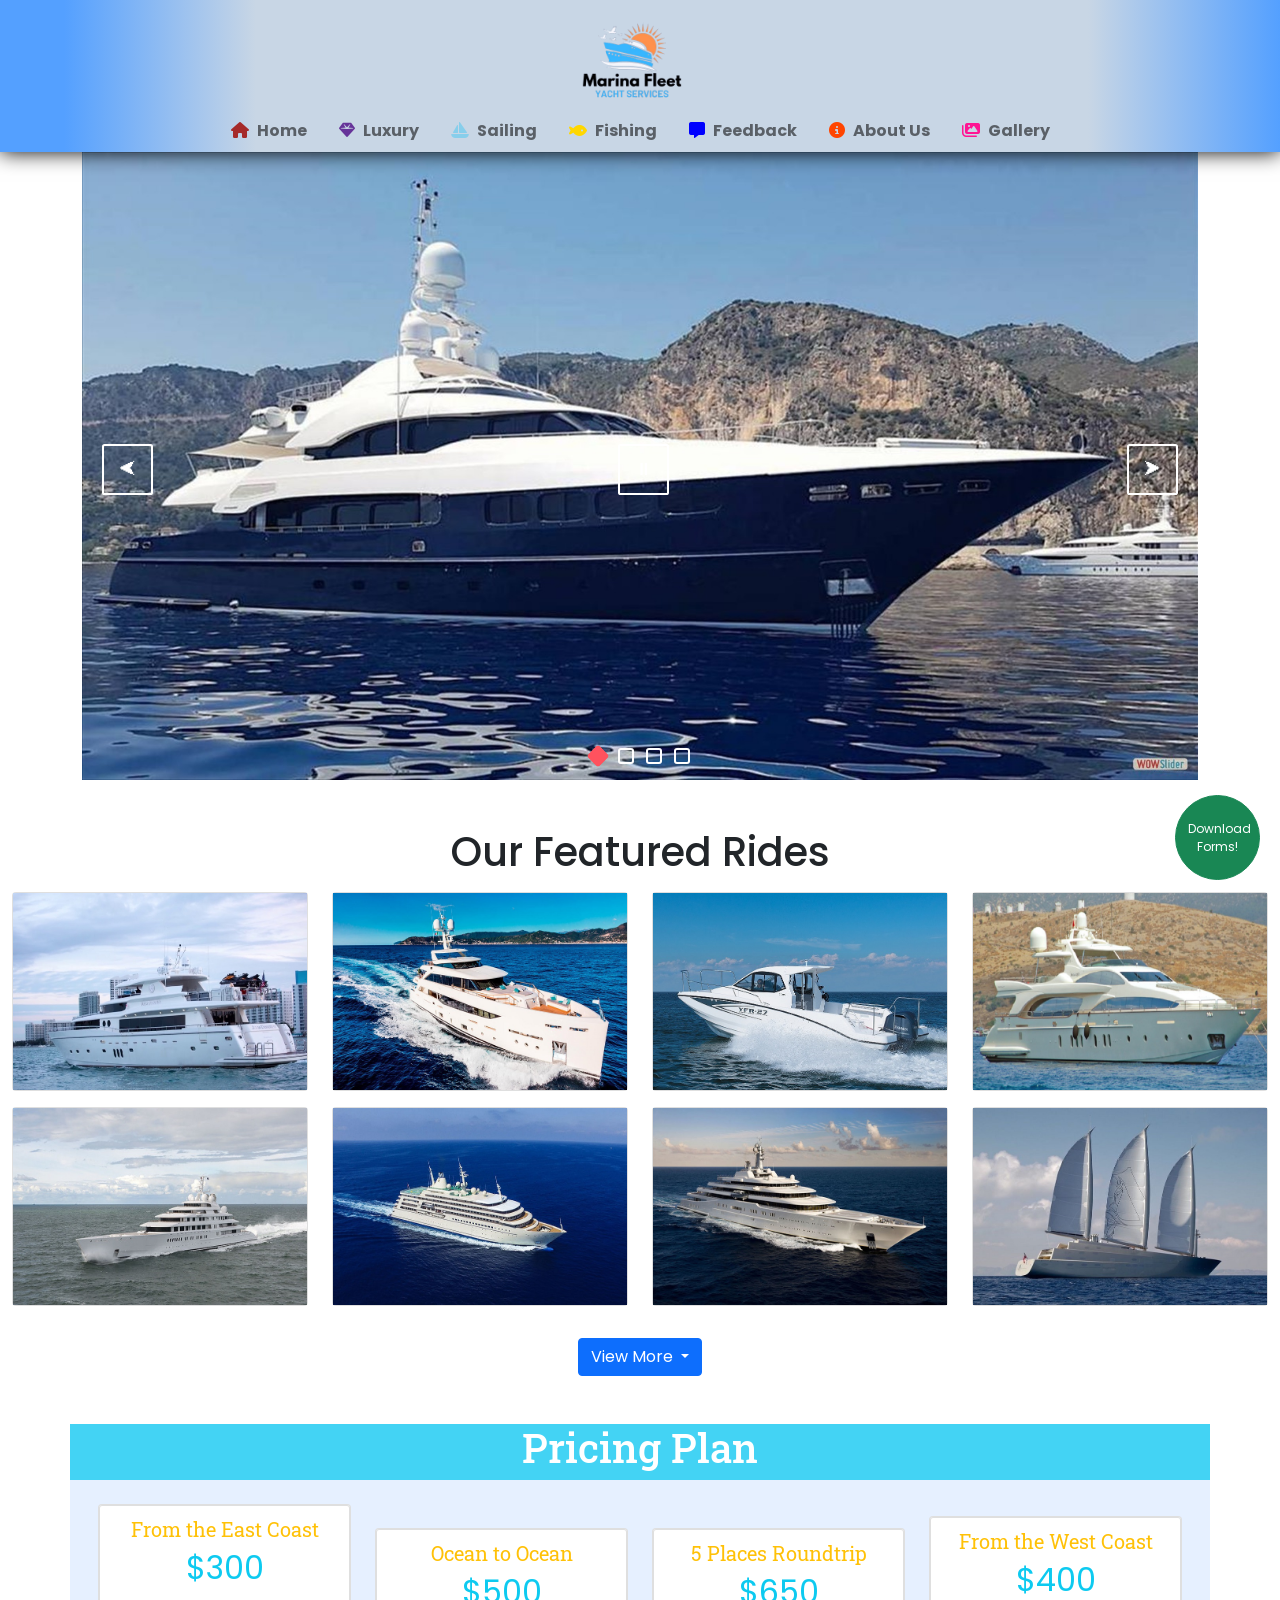
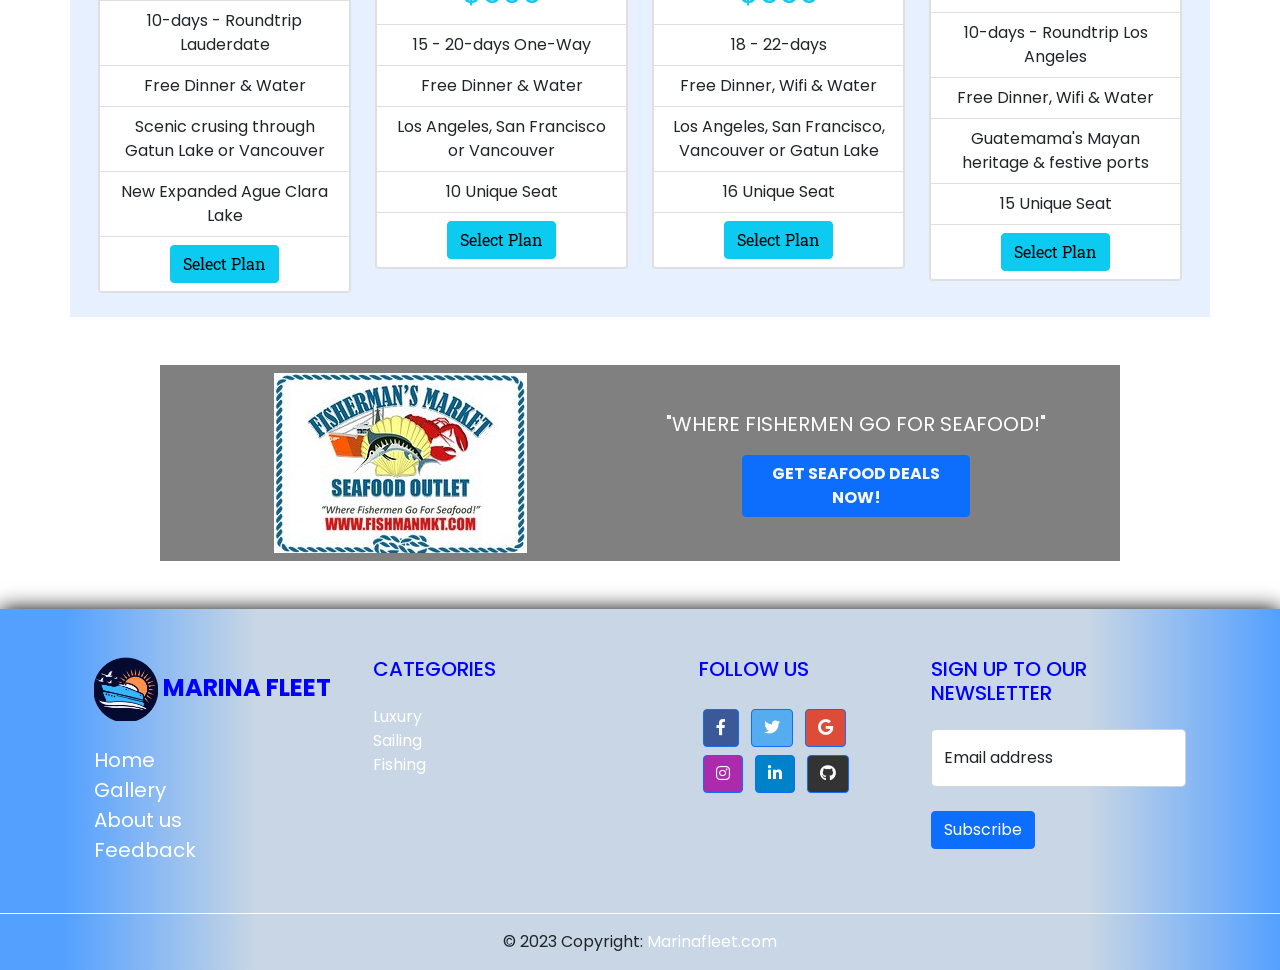
<file: index.html>
<!DOCTYPE html>
<html lang="en">

<head>
    <meta charset="UTF-8">
    <meta http-equiv="X-UA-Compatible" content="IE=edge">
    <meta name="viewport" content="width=device-width, initial-scale=1.0">
    <title>Home | Marina Fleet</title>
    <!-- Website icon -->
    <link rel="shortcut icon" href="assets/Images/Marina Fleet 1.png">

    <!-- This is my jQuery UI CSS File -->
    <link rel="stylesheet" href="assets/jquery/jquery-ui-1.13.2.custom/jquery-ui.min.css">

    <!-- This is my Bootstrap CSS File -->
    <link rel="stylesheet" href="assets/Bootstrap/css/bootstrap.min.css">

    <!-- This is my FontAwesome CSS File -->
    <link rel="stylesheet" href="assets/Font Awesome/css/all.min.css">

    <!-- This is my WOW Animation CSS File -->
    <link rel="stylesheet" href="assets/WOW/animate.css">

    <!-- This is my Customized CSS File -->
    <link rel="stylesheet" href="style.css">
    
    <!-- Start WOWSlider.com HEAD section -->
    <link rel="stylesheet" type="text/css" href="engine1/style.css" />
    <script type="text/javascript" src="engine1/jquery.js"></script>
    <!-- End WOWSlider.com HEAD section -->
</head>

<body>
<!-- Download Button -->  
<a href="download-forms.html" class="text-decoration-none"><button class="btn btn-success rounded-circle download">Download Forms!</button></a>
<!-- Download Button -->

    <!-- Navbar -->
<nav class="navbar navbar-expand-lg navbar-light sticky-top">
    <button
    class="navbar-toggler ms-1"
    type="button"
    data-bs-toggle="collapse"
    data-bs-target="#navbarSupportedContent"
    aria-controls="navbarSupportedContent"
    aria-expanded="false"
    aria-label="Toggle navigation"
  >
    <i class="fas fa-bars"></i>
  </button>
  <div class="container d-flex justify-content-center">
    <div class="row">
      <div class="col-12 d-flex justify-content-center">
        <a class="navbar-brand h-25" href="index.html"
        ><img
          src="assets/Images/Marina Fleet Logo.png"
          alt="Logo"
          draggable="false"
          height="100px"
      /></a>
      </div>
      <div class="col-12 d-flex justify-content-center">
        <div class="collapse navbar-collapse" id="navbarSupportedContent">
          <ul class="navbar-nav align-items-center mx-auto">
            <li class="nav-item">
              <a class="nav-link mx-2 hover_effect" href="index.html"><i class="fa-solid fa-house pe-2" style="color: brown;"></i>Home</a>
            </li>
            <li class="nav-item">
              <a class="nav-link mx-2 hover_effect" href="luxury.html"><i class="fa-solid fa-gem pe-2" style="color: rebeccapurple;"></i>Luxury</a>
            </li>
            <li class="nav-item">
              <a class="nav-link mx-2 hover_effect" href="sailing.html"><i class="fa-solid fa-sailboat pe-2" style="color: skyblue;"></i>Sailing</a>
            </li>
            <li class="nav-item">
              <a class="nav-link mx-2 hover_effect" href="fishing.html"><i class="fa-solid fa-fish pe-2" style="color: gold;"></i>Fishing</a>
            </li>
            <li class="nav-item">
              <a class="nav-link mx-2 hover_effect" href="feedback.html"><i class="fa-solid fa-message pe-2" style="color: blue;"></i>Feedback</a>
            </li>
            <li class="nav-item">
              <a class="nav-link mx-2 hover_effect" href="about.html"><i class="fa-solid fa-circle-info pe-2" style="color: orangered;"></i>About Us</a>
            </li>
            <li class="nav-item">
              <a class="nav-link mx-2 hover_effect" href="gallery.html"><i class="fa-solid fa-images pe-2" style="color: deeppink;"></i>Gallery</a>
            </li>
          </ul>
        </div>
      </div>
    </div>
  </div>
</nav>
<!-- Navbar -->
    
<!--Slider Section starts here-->
  <div class="container">
<!-- Start WOWSlider.com BODY section -->
<div id="wowslider-container1">
<div class="ws_images"><ul>
		<li><img src="data1/images/yatch1.jpg" alt="" title="" id="wows1_0"/></li>
		<li><img src="data1/images/yatch2.jpg" alt="" title="" id="wows1_1"/></li>
		<li><a href="http://wowslider.net"><img src="data1/images/yatch3.jpg" alt="bootstrap carousel" title="" id="wows1_2"/></a></li>
		<li><img src="data1/images/yatch4.jpg" alt="" title="" id="wows1_3"/></li>
	</ul></div>
	<div class="ws_bullets"><div>
		<a href="#" title=""><span><img src="data1/tooltips/yatch1.jpg" alt=""/>1</span></a>
		<a href="#" title=""><span><img src="data1/tooltips/yatch2.jpg" alt=""/>2</span></a>
		<a href="#" title=""><span><img src="data1/tooltips/yatch3.jpg" alt=""/>3</span></a>
		<a href="#" title=""><span><img src="data1/tooltips/yatch4.jpg" alt=""/>4</span></a>
	</div></div><!--<div class="ws_script" style="position:absolute;left:-99%"><a href="http://wowslider.net">css image slider</a> by WOWSlider.com v9.0</div>-->
<!--<div class="ws_shadow"></div>-->
</div>	
<script type="text/javascript" src="engine1/wowslider.js"></script>
<script type="text/javascript" src="engine1/script.js"></script>
<!-- End WOWSlider.com BODY section -->
      </div>
<!--Slider Section ends here-->
        
<!--Featured Section starts here-->
        <div class="container-fluid my-5">
            <div class="row">
        <h1 class="text-center">Our Featured Rides</h1>
            </div>
            <div class="row row-cols-lg-4 row-cols-md-3 row-cols-sm-2 row-cols-1 justify-content-center">
                <div class="col my-2">
                <div class="card card-hover wow bounceIn" data-wow-duration="2s">
                    <img src="assets/Images/Julia Boat.jpg" class="img-fluid" alt="Julia Boat">
                    <div class="card-img-overlay bg-info text-center opacity-75">
                        <h5 class="card-title fw-bolder fs-3">Julia Boat</h5>
                    </div>
                </div>
                </div>
                <div class="col my-2">
                <div class="card card-hover wow bounceIn" data-wow-duration="2.2s">
                    <img src="assets/Images/Serenity Yacht.jpg" class="img-fluid" alt="Serenity Yacht">
                    <div class="card-img-overlay bg-info text-center opacity-75">
                        <h5 class="card-title fw-bolder fs-3">Serenity Yacht</h5>
                    </div>
                </div>
                </div>
                <div class="col my-2">
                <div class="card card-hover wow bounceIn" data-wow-duration="2.4s">
                    <img src="assets/Images/Yamaha YFR-27EX Boat.jpg" class="img-fluid" alt="...">
                    <div class="card-img-overlay bg-info text-center opacity-75">
                        <h5 class="card-title fw-bolder fs-3">Yamaha YFR-27EX Boat</h5>
                    </div>
                </div>
                </div>
                <div class="col my-2">
                <div class="card card-hover wow bounceIn" data-wow-duration="2.6s">
                    <img src="assets/Images/S-Qualo Boat.jpg" class="img-fluid" alt="...">
                    <div class="card-img-overlay bg-info text-center opacity-75">
                        <h5 class="card-title fw-bolder fs-3">S-Qualo Boat</h5>
                    </div>
                </div>
                </div>
                <div class="col my-2">
                <div class="card card-hover wow bounceIn" data-wow-duration="2.8s">
                    <img src="assets/Images/Azzam Yacht.jpg" class="img-fluid" alt="...">
                    <div class="card-img-overlay bg-info text-center opacity-75">
                        <h5 class="card-title fw-bolder fs-3">Azzam Yacht</h5>
                    </div>
                </div>
                </div>
                <div class="col my-2">
                <div class="card card-hover wow bounceIn" data-wow-duration="3s">
                    <img src="assets/Images/Fulk Al Salamah Yacht.jpg" class="img-fluid" alt="...">
                    <div class="card-img-overlay bg-info text-center opacity-75">
                        <h5 class="card-title fw-bolder fs-3">Fulk Al Salamah Yacht</h5>
                    </div>
                </div>
                </div>
                <div class="col my-2">
                <div class="card card-hover wow bounceIn" data-wow-duration="3.2">
                    <img src="assets/Images/Eclipse Yacht.jpg" class="img-fluid" alt="...">
                    <div class="card-img-overlay bg-info text-center opacity-75">
                        <h5 class="card-title fw-bolder fs-3">Eclipse Yacht</h5>
                    </div>
                </div>
                </div>
                <div class="col my-2">
                <div class="card card-hover wow bounceIn" data-wow-duration="3.4s">
                    <img src="assets/Images/Sailing Yacht.jpg" class="img-fluid" alt="...">
                    <div class="card-img-overlay bg-info text-center opacity-75">
                        <h5 class="card-title fw-bolder fs-3">Sailing Yacht</h5>
                    </div>
                </div>
                </div>
            </div>
            <div class="row justify-content-center align-items-center text-center">
                <div class="dropdown mt-4">
  <button class="btn btn-primary dropdown-toggle" type="button" id="dropdownMenuButton1" data-bs-toggle="dropdown" aria-expanded="false">
    View More
  </button>
  <ul class="dropdown-menu" aria-labelledby="dropdownMenuButton1">
    <li><a class="dropdown-item" href="luxury.html">Luxury</a></li>
    <li><a class="dropdown-item" href="sailing.html">Sailing</a></li>
    <li><a class="dropdown-item" href="fishing.html">Fishing</a></li>
  </ul>
</div>
            </div>
        </div>
<!--Featured Section ends here-->
    
<!--Card Section starts here-->
<div class="container bg-primary bg-opacity-10 mt-1 mb-5">
    <div class="row bg-info text-white text-center bg-opacity-75">
        <h1 class="ff-roboto">Pricing Plan</h1>
    </div>
    <div class="row row-cols-lg-4 row-cols-md-3 row-cols-sm-2 row-cols-1 justify-content-center align-items-center p-3">
        <div class="col my-2">
            <div class="card h-100">
                <ul class="list-group text-center">
                  <li class="list-group-item text-warning ff-roboto fs-5">From the East Coast <br><span class="text-info fs-2">$300</span></li>
                  <li class="list-group-item">10-days - Roundtrip Lauderdate</li>
                  <li class="list-group-item">Free Dinner &amp; Water</li>
                  <li class="list-group-item">Scenic crusing through Gatun Lake or Vancouver</li>
                  <li class="list-group-item">New Expanded Ague Clara Lake</li>
                  <li class="list-group-item"><button class="btn btn-info ff-roboto">Select Plan</button></li>
                </ul>
            </div>
        </div>
        <div class="col my-2">
            <div class="card h-100">
                <ul class="list-group text-center">
                  <li class="list-group-item text-warning ff-roboto fs-5">Ocean to Ocean <br><span class="text-info fs-2">$500</span></li>
                  <li class="list-group-item">15 - 20-days One-Way</li>
                  <li class="list-group-item">Free Dinner &amp; Water</li>
                  <li class="list-group-item">Los Angeles, San Francisco or Vancouver</li>
                  <li class="list-group-item">10 Unique Seat</li>
                  <li class="list-group-item"><button class="btn btn-info ff-roboto">Select Plan</button></li>
                </ul>
            </div>
        </div>
        <div class="col my-2">
            <div class="card h-100">
                <ul class="list-group text-center">
                  <li class="list-group-item text-warning ff-roboto fs-5">5 Places Roundtrip <br><span class="text-info fs-2">$650</span></li>
                  <li class="list-group-item">18 - 22-days</li>
                  <li class="list-group-item">Free Dinner, Wifi &amp; Water</li>
                  <li class="list-group-item">Los Angeles, San Francisco, Vancouver or Gatun Lake</li>
                  <li class="list-group-item">16 Unique Seat</li>
                  <li class="list-group-item"><button class="btn btn-info ff-roboto">Select Plan</button></li>
                </ul>
            </div>
        </div>
        <div class="col my-2">
            <div class="card h-100">
                <ul class="list-group text-center">
                  <li class="list-group-item text-warning ff-roboto fs-5">From the West Coast <br><span class="text-info fs-2">$400</span></li>
                  <li class="list-group-item">10-days - Roundtrip Los Angeles</li>
                  <li class="list-group-item">Free Dinner, Wifi &amp; Water</li>
                  <li class="list-group-item">Guatemama's Mayan heritage &amp; festive ports</li>
                  <li class="list-group-item">15 Unique Seat</li>
                  <li class="list-group-item"><button class="btn btn-info ff-roboto">Select Plan</button></li>
                </ul>
            </div>
        </div>
    </div>    
</div>
<!--Card Section ends here-->
    
<!--Advertise Section starts here-->
<div class="container advertise my-4 w-75">
    <a href="https://fishmanmkt.com/" target="_blank" class="text-decoration-none">
    <div class="row row-cols-lg-2 row-cols-md-2 row-cols-sm-1 row-cols-1 d-flex align-items-center justify-content-center">
        <div class="col d-flex justify-content-center my-2">
            <img src="assets/Images/Advertisement.jpg" class="img-fluid" alt="...">
        </div>
        <div class="col text-center my-2">
            <p class="text-uppercase fs-5 pe-5" style="color: white;">"Where fishermen go for seafood!"</p>
            <button class="btn btn-primary me-5 text-light text-uppercase fw-bolder fs-6 w-50">Get Seafood Deals Now!</button>
        </div>
    </div>
    </a>
</div>
<!--Advertise Section ends here-->

<!--Footer Section starts here-->
    <footer class="text-center text-lg-start mt-xl-5 pt-4">
    <!-- Grid container -->
    <div class="container p-4">
      <!--Grid row-->
      <div class="row">
        <!--Grid column-->
        <div class="col-lg-3 col-md-6 mb-4 mb-lg-0">
          <h5 class="text-uppercase mb-4 fw-bolder fs-4" style="color: blue;">
              <a href="index.html"><img src="assets/Images/Marina Fleet 1.png" alt="" class="w-25"></a>
              Marina Fleet
            </h5>

          <ul class="list-unstyled mb-4">
            <li>
              <a href="index.html" class="text-white fs-5">Home</a>
            </li>
            <li>
              <a href="gallery.html" class="text-white fs-5">Gallery</a>
            </li>
            <li>
              <a href="about.html" class="text-white fs-5">About us</a>
            </li>
            <li>
              <a href="feedback.html" class="text-white fs-5">Feedback</a>
            </li>
          </ul>
        </div>
        <!--Grid column-->

        <!--Grid column-->
        <div class="col-lg-3 col-md-6 mb-4 mb-lg-0">
          <h5 class="text-uppercase mb-4">Categories</h5>

          <ul class="list-unstyled">
            <li>
              <a href="#!" class="text-white">Luxury</a>
            </li>
            <li>
              <a href="#!" class="text-white">Sailing</a>
            </li>
            <li>
              <a href="#!" class="text-white">Fishing</a>
            </li>
          </ul>
        </div>
        <!--Grid column-->

        <!--Grid column-->
        <div class="col-md-3 col-lg-2 col-xl-2 mx-auto">
            <h5 class="text-uppercase mb-4">Follow us</h5>

            <!-- Facebook -->
            <a class="btn btn-primary btn-floating m-1" style="background-color: #3b5998" href="https://facebook.com/" target="_blank" role="button"><i class="fab fa-facebook-f"></i></a>

            <!-- Twitter -->
            <a class="btn btn-primary btn-floating m-1" style="background-color: #55acee" href="https://twitter.com/" target="_blank" role="button"><i class="fab fa-twitter"></i></a>

            <!-- Google -->
            <a class="btn btn-primary btn-floating m-1" style="background-color: #dd4b39" href="https://google.com/" target="_blank" role="button"><i class="fab fa-google"></i></a>

            <!-- Instagram -->
            <a class="btn btn-primary btn-floating m-1" style="background-color: #ac2bac" href="https://instagram.com/" target="_blank" role="button"><i class="fab fa-instagram"></i></a>

            <!-- Linkedin -->
            <a class="btn btn-primary btn-floating m-1" style="background-color: #0082ca" href="https://linkedin.com/" target="_blank" role="button"><i class="fab fa-linkedin-in"></i></a>
            <!-- Github -->
            <a class="btn btn-primary btn-floating m-1" style="background-color: #333333" href="https://github.com/" target="_blank" role="button"><i class="fab fa-github"></i></a>
          </div>
        <!--Grid column-->

        <!--Grid column-->
        <div class="col-lg-3 col-md-6 mb-4 mb-lg-0">
          <h5 class="text-uppercase mb-4">Sign up to our newsletter</h5>

          <div class="form-floating form-white mb-4">
            <input type="email" id="floatingInput" class="form-control" placeholder="name@example.com"/>
            <label for="floatingInput">Email address</label>
          </div>

          <button type="submit" class="btn btn-primary">Subscribe</button>
        </div>
        <!--Grid column-->
      </div>
      <!--Grid row-->
    </div>
    <!-- Grid container -->

    <!-- Copyright -->
    <div class="text-center p-3 border-top border-white">
      © 2023 Copyright:
      <a class="text-white" href="index.html">Marinafleet.com</a>
    </div>
    <!-- Copyright -->
  </footer>
<!--Footer Section ends here-->
    
<!-- This is my jQuery File -->
<script src="assets/jquery/jquery.js"></script>

<!-- This is my jQuery UI Javascript File -->
<script src="assets/jquery/jquery-ui-1.13.2.custom/jquery-ui.min.js"></script>

<!-- This is my Bootstrap Javascript File -->
<script src="assets/Bootstrap/js/bootstrap.min.js"></script>
    
<!--This is my Bootstrap Bundle Javascript File-->
<script src="assets/Bootstrap/js/bootstrap.bundle.min.js"></script>

<!-- This is my WOW Animation Javascript File -->
<script src="assets/WOW/wow.min.js"></script>
<script>
    new WOW().init();
</script>
</body>
</html>
</file>
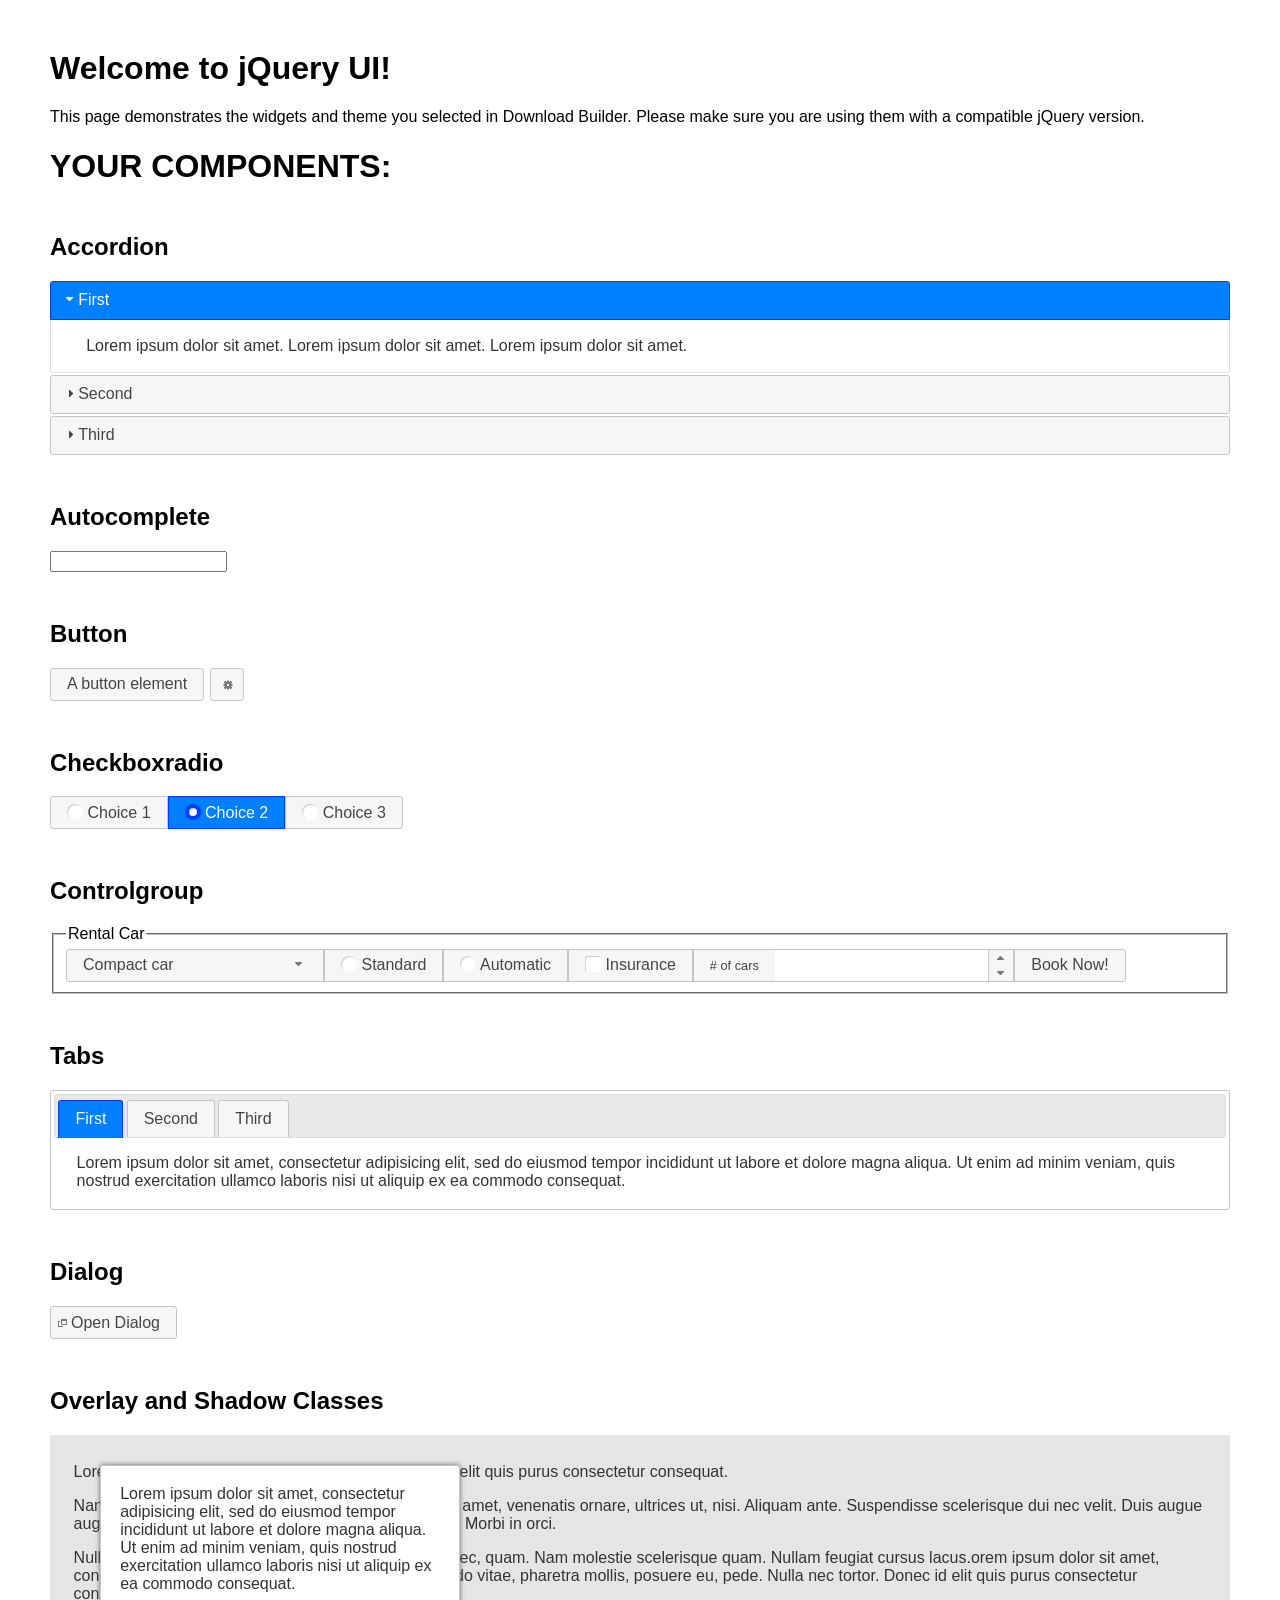
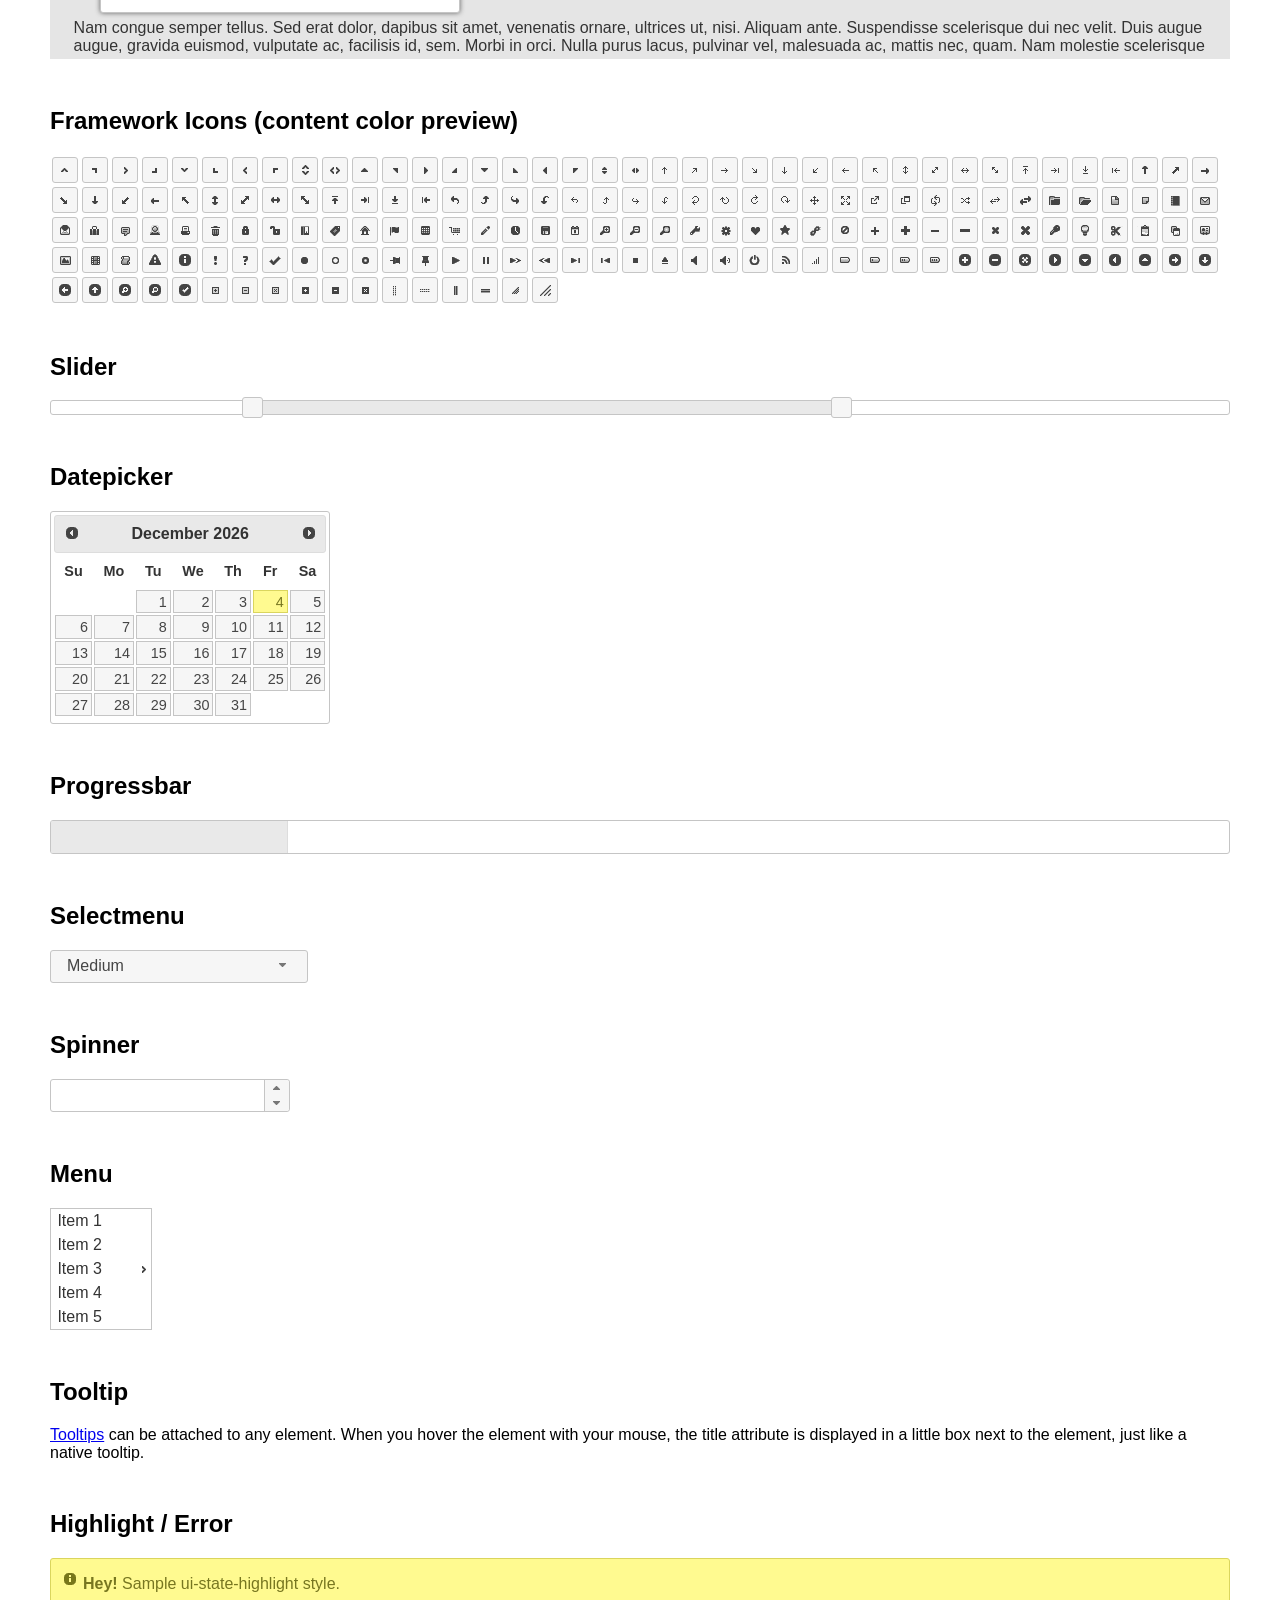
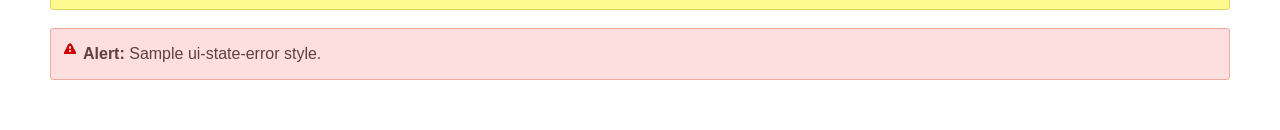
<file: assets/jquery/jquery-ui-1.13.2.custom/index.html>
<!doctype html>
<html lang="us">
<head>
	<meta charset="utf-8">
	<title>jQuery UI Example Page</title>
	<link href="jquery-ui.css" rel="stylesheet">
	<style>
	body{
		font-family: "Trebuchet MS", sans-serif;
		margin: 50px;
	}
	.demoHeaders {
		margin-top: 2em;
	}
	#dialog-link {
		padding: .4em 1em .4em 20px;
		text-decoration: none;
		position: relative;
	}
	#dialog-link span.ui-icon {
		margin: 0 5px 0 0;
		position: absolute;
		left: .2em;
		top: 50%;
		margin-top: -8px;
	}
	#icons {
		margin: 0;
		padding: 0;
	}
	#icons li {
		margin: 2px;
		position: relative;
		padding: 4px 0;
		cursor: pointer;
		float: left;
		list-style: none;
	}
	#icons span.ui-icon {
		float: left;
		margin: 0 4px;
	}
	.fakewindowcontain .ui-widget-overlay {
		position: absolute;
	}
	select {
		width: 200px;
	}
	</style>
</head>
<body>

<h1>Welcome to jQuery UI!</h1>

<div class="ui-widget">
	<p>This page demonstrates the widgets and theme you selected in Download Builder. Please make sure you are using them with a compatible jQuery version.</p>
</div>

<h1>YOUR COMPONENTS:</h1>

<!-- Accordion -->
<h2 class="demoHeaders">Accordion</h2>
<div id="accordion">
	<h3>First</h3>
	<div>Lorem ipsum dolor sit amet. Lorem ipsum dolor sit amet. Lorem ipsum dolor sit amet.</div>
	<h3>Second</h3>
	<div>Phasellus mattis tincidunt nibh.</div>
	<h3>Third</h3>
	<div>Nam dui erat, auctor a, dignissim quis.</div>
</div>

<!-- Autocomplete -->
<h2 class="demoHeaders">Autocomplete</h2>
<div>
	<input id="autocomplete" title="type &quot;a&quot;">
</div>

<!-- Button -->
<h2 class="demoHeaders">Button</h2>
<button id="button">A button element</button>
<button id="button-icon">An icon-only button</button>

<!-- Checkboxradio -->
<h2 class="demoHeaders">Checkboxradio</h2>
<form style="margin-top: 1em;">
	<div id="radioset">
		<input type="radio" id="radio1" name="radio"><label for="radio1">Choice 1</label>
		<input type="radio" id="radio2" name="radio" checked="checked"><label for="radio2">Choice 2</label>
		<input type="radio" id="radio3" name="radio"><label for="radio3">Choice 3</label>
	</div>
</form>

<!-- Controlgroup -->
<h2 class="demoHeaders">Controlgroup</h2>
<fieldset>
	<legend>Rental Car</legend>
	<div id="controlgroup">
		<select id="car-type">
			<option>Compact car</option>
			<option>Midsize car</option>
			<option>Full size car</option>
			<option>SUV</option>
			<option>Luxury</option>
			<option>Truck</option>
			<option>Van</option>
		</select>
		<label for="transmission-standard">Standard</label>
		<input type="radio" name="transmission" id="transmission-standard">
		<label for="transmission-automatic">Automatic</label>
		<input type="radio" name="transmission" id="transmission-automatic">
		<label for="insurance">Insurance</label>
		<input type="checkbox" name="insurance" id="insurance">
		<label for="horizontal-spinner" class="ui-controlgroup-label"># of cars</label>
		<input id="horizontal-spinner" class="ui-spinner-input">
		<button>Book Now!</button>
	</div>
</fieldset>

<!-- Tabs -->
<h2 class="demoHeaders">Tabs</h2>
<div id="tabs">
	<ul>
		<li><a href="#tabs-1">First</a></li>
		<li><a href="#tabs-2">Second</a></li>
		<li><a href="#tabs-3">Third</a></li>
	</ul>
	<div id="tabs-1">Lorem ipsum dolor sit amet, consectetur adipisicing elit, sed do eiusmod tempor incididunt ut labore et dolore magna aliqua. Ut enim ad minim veniam, quis nostrud exercitation ullamco laboris nisi ut aliquip ex ea commodo consequat.</div>
	<div id="tabs-2">Phasellus mattis tincidunt nibh. Cras orci urna, blandit id, pretium vel, aliquet ornare, felis. Maecenas scelerisque sem non nisl. Fusce sed lorem in enim dictum bibendum.</div>
	<div id="tabs-3">Nam dui erat, auctor a, dignissim quis, sollicitudin eu, felis. Pellentesque nisi urna, interdum eget, sagittis et, consequat vestibulum, lacus. Mauris porttitor ullamcorper augue.</div>
</div>

<h2 class="demoHeaders">Dialog</h2>
<p>
	<button id="dialog-link" class="ui-button ui-corner-all ui-widget">
		<span class="ui-icon ui-icon-newwin"></span>Open Dialog
	</button>
</p>

<h2 class="demoHeaders">Overlay and Shadow Classes</h2>
<div style="position: relative; width: 96%; height: 200px; padding:1% 2%; overflow:hidden;" class="fakewindowcontain">
	<p>Lorem ipsum dolor sit amet,  Nulla nec tortor. Donec id elit quis purus consectetur consequat. </p><p>Nam congue semper tellus. Sed erat dolor, dapibus sit amet, venenatis ornare, ultrices ut, nisi. Aliquam ante. Suspendisse scelerisque dui nec velit. Duis augue augue, gravida euismod, vulputate ac, facilisis id, sem. Morbi in orci. </p><p>Nulla purus lacus, pulvinar vel, malesuada ac, mattis nec, quam. Nam molestie scelerisque quam. Nullam feugiat cursus lacus.orem ipsum dolor sit amet, consectetur adipiscing elit. Donec libero risus, commodo vitae, pharetra mollis, posuere eu, pede. Nulla nec tortor. Donec id elit quis purus consectetur consequat. </p><p>Nam congue semper tellus. Sed erat dolor, dapibus sit amet, venenatis ornare, ultrices ut, nisi. Aliquam ante. Suspendisse scelerisque dui nec velit. Duis augue augue, gravida euismod, vulputate ac, facilisis id, sem. Morbi in orci. Nulla purus lacus, pulvinar vel, malesuada ac, mattis nec, quam. Nam molestie scelerisque quam. </p><p>Nullam feugiat cursus lacus.orem ipsum dolor sit amet, consectetur adipiscing elit. Donec libero risus, commodo vitae, pharetra mollis, posuere eu, pede. Nulla nec tortor. Donec id elit quis purus consectetur consequat. Nam congue semper tellus. Sed erat dolor, dapibus sit amet, venenatis ornare, ultrices ut, nisi. Aliquam ante. </p><p>Suspendisse scelerisque dui nec velit. Duis augue augue, gravida euismod, vulputate ac, facilisis id, sem. Morbi in orci. Nulla purus lacus, pulvinar vel, malesuada ac, mattis nec, quam. Nam molestie scelerisque quam. Nullam feugiat cursus lacus.orem ipsum dolor sit amet, consectetur adipiscing elit. Donec libero risus, commodo vitae, pharetra mollis, posuere eu, pede. Nulla nec tortor. Donec id elit quis purus consectetur consequat. Nam congue semper tellus. Sed erat dolor, dapibus sit amet, venenatis ornare, ultrices ut, nisi. </p>

	<!-- ui-dialog -->
	<div class="ui-widget-overlay ui-front"></div>
	<div style="position: absolute; width: 320px; left: 50px; top: 30px; padding: 1.2em" class="ui-widget ui-front ui-widget-content ui-corner-all ui-widget-shadow">
		Lorem ipsum dolor sit amet, consectetur adipisicing elit, sed do eiusmod tempor incididunt ut labore et dolore magna aliqua. Ut enim ad minim veniam, quis nostrud exercitation ullamco laboris nisi ut aliquip ex ea commodo consequat.
	</div>

</div>

<!-- ui-dialog -->
<div id="dialog" title="Dialog Title">
	<p>Lorem ipsum dolor sit amet, consectetur adipisicing elit, sed do eiusmod tempor incididunt ut labore et dolore magna aliqua. Ut enim ad minim veniam, quis nostrud exercitation ullamco laboris nisi ut aliquip ex ea commodo consequat.</p>
</div>


<h2 class="demoHeaders">Framework Icons (content color preview)</h2>
<ul id="icons" class="ui-widget ui-helper-clearfix">
	<li class="ui-state-default ui-corner-all" title=".ui-icon-caret-1-n"><span class="ui-icon ui-icon-caret-1-n"></span></li>
	<li class="ui-state-default ui-corner-all" title=".ui-icon-caret-1-ne"><span class="ui-icon ui-icon-caret-1-ne"></span></li>
	<li class="ui-state-default ui-corner-all" title=".ui-icon-caret-1-e"><span class="ui-icon ui-icon-caret-1-e"></span></li>
	<li class="ui-state-default ui-corner-all" title=".ui-icon-caret-1-se"><span class="ui-icon ui-icon-caret-1-se"></span></li>
	<li class="ui-state-default ui-corner-all" title=".ui-icon-caret-1-s"><span class="ui-icon ui-icon-caret-1-s"></span></li>
	<li class="ui-state-default ui-corner-all" title=".ui-icon-caret-1-sw"><span class="ui-icon ui-icon-caret-1-sw"></span></li>
	<li class="ui-state-default ui-corner-all" title=".ui-icon-caret-1-w"><span class="ui-icon ui-icon-caret-1-w"></span></li>
	<li class="ui-state-default ui-corner-all" title=".ui-icon-caret-1-nw"><span class="ui-icon ui-icon-caret-1-nw"></span></li>
	<li class="ui-state-default ui-corner-all" title=".ui-icon-caret-2-n-s"><span class="ui-icon ui-icon-caret-2-n-s"></span></li>
	<li class="ui-state-default ui-corner-all" title=".ui-icon-caret-2-e-w"><span class="ui-icon ui-icon-caret-2-e-w"></span></li>
	<li class="ui-state-default ui-corner-all" title=".ui-icon-triangle-1-n"><span class="ui-icon ui-icon-triangle-1-n"></span></li>
	<li class="ui-state-default ui-corner-all" title=".ui-icon-triangle-1-ne"><span class="ui-icon ui-icon-triangle-1-ne"></span></li>
	<li class="ui-state-default ui-corner-all" title=".ui-icon-triangle-1-e"><span class="ui-icon ui-icon-triangle-1-e"></span></li>
	<li class="ui-state-default ui-corner-all" title=".ui-icon-triangle-1-se"><span class="ui-icon ui-icon-triangle-1-se"></span></li>
	<li class="ui-state-default ui-corner-all" title=".ui-icon-triangle-1-s"><span class="ui-icon ui-icon-triangle-1-s"></span></li>
	<li class="ui-state-default ui-corner-all" title=".ui-icon-triangle-1-sw"><span class="ui-icon ui-icon-triangle-1-sw"></span></li>
	<li class="ui-state-default ui-corner-all" title=".ui-icon-triangle-1-w"><span class="ui-icon ui-icon-triangle-1-w"></span></li>
	<li class="ui-state-default ui-corner-all" title=".ui-icon-triangle-1-nw"><span class="ui-icon ui-icon-triangle-1-nw"></span></li>
	<li class="ui-state-default ui-corner-all" title=".ui-icon-triangle-2-n-s"><span class="ui-icon ui-icon-triangle-2-n-s"></span></li>
	<li class="ui-state-default ui-corner-all" title=".ui-icon-triangle-2-e-w"><span class="ui-icon ui-icon-triangle-2-e-w"></span></li>
	<li class="ui-state-default ui-corner-all" title=".ui-icon-arrow-1-n"><span class="ui-icon ui-icon-arrow-1-n"></span></li>
	<li class="ui-state-default ui-corner-all" title=".ui-icon-arrow-1-ne"><span class="ui-icon ui-icon-arrow-1-ne"></span></li>
	<li class="ui-state-default ui-corner-all" title=".ui-icon-arrow-1-e"><span class="ui-icon ui-icon-arrow-1-e"></span></li>
	<li class="ui-state-default ui-corner-all" title=".ui-icon-arrow-1-se"><span class="ui-icon ui-icon-arrow-1-se"></span></li>
	<li class="ui-state-default ui-corner-all" title=".ui-icon-arrow-1-s"><span class="ui-icon ui-icon-arrow-1-s"></span></li>
	<li class="ui-state-default ui-corner-all" title=".ui-icon-arrow-1-sw"><span class="ui-icon ui-icon-arrow-1-sw"></span></li>
	<li class="ui-state-default ui-corner-all" title=".ui-icon-arrow-1-w"><span class="ui-icon ui-icon-arrow-1-w"></span></li>
	<li class="ui-state-default ui-corner-all" title=".ui-icon-arrow-1-nw"><span class="ui-icon ui-icon-arrow-1-nw"></span></li>
	<li class="ui-state-default ui-corner-all" title=".ui-icon-arrow-2-n-s"><span class="ui-icon ui-icon-arrow-2-n-s"></span></li>
	<li class="ui-state-default ui-corner-all" title=".ui-icon-arrow-2-ne-sw"><span class="ui-icon ui-icon-arrow-2-ne-sw"></span></li>
	<li class="ui-state-default ui-corner-all" title=".ui-icon-arrow-2-e-w"><span class="ui-icon ui-icon-arrow-2-e-w"></span></li>
	<li class="ui-state-default ui-corner-all" title=".ui-icon-arrow-2-se-nw"><span class="ui-icon ui-icon-arrow-2-se-nw"></span></li>
	<li class="ui-state-default ui-corner-all" title=".ui-icon-arrowstop-1-n"><span class="ui-icon ui-icon-arrowstop-1-n"></span></li>
	<li class="ui-state-default ui-corner-all" title=".ui-icon-arrowstop-1-e"><span class="ui-icon ui-icon-arrowstop-1-e"></span></li>
	<li class="ui-state-default ui-corner-all" title=".ui-icon-arrowstop-1-s"><span class="ui-icon ui-icon-arrowstop-1-s"></span></li>
	<li class="ui-state-default ui-corner-all" title=".ui-icon-arrowstop-1-w"><span class="ui-icon ui-icon-arrowstop-1-w"></span></li>
	<li class="ui-state-default ui-corner-all" title=".ui-icon-arrowthick-1-n"><span class="ui-icon ui-icon-arrowthick-1-n"></span></li>
	<li class="ui-state-default ui-corner-all" title=".ui-icon-arrowthick-1-ne"><span class="ui-icon ui-icon-arrowthick-1-ne"></span></li>
	<li class="ui-state-default ui-corner-all" title=".ui-icon-arrowthick-1-e"><span class="ui-icon ui-icon-arrowthick-1-e"></span></li>
	<li class="ui-state-default ui-corner-all" title=".ui-icon-arrowthick-1-se"><span class="ui-icon ui-icon-arrowthick-1-se"></span></li>
	<li class="ui-state-default ui-corner-all" title=".ui-icon-arrowthick-1-s"><span class="ui-icon ui-icon-arrowthick-1-s"></span></li>
	<li class="ui-state-default ui-corner-all" title=".ui-icon-arrowthick-1-sw"><span class="ui-icon ui-icon-arrowthick-1-sw"></span></li>
	<li class="ui-state-default ui-corner-all" title=".ui-icon-arrowthick-1-w"><span class="ui-icon ui-icon-arrowthick-1-w"></span></li>
	<li class="ui-state-default ui-corner-all" title=".ui-icon-arrowthick-1-nw"><span class="ui-icon ui-icon-arrowthick-1-nw"></span></li>
	<li class="ui-state-default ui-corner-all" title=".ui-icon-arrowthick-2-n-s"><span class="ui-icon ui-icon-arrowthick-2-n-s"></span></li>
	<li class="ui-state-default ui-corner-all" title=".ui-icon-arrowthick-2-ne-sw"><span class="ui-icon ui-icon-arrowthick-2-ne-sw"></span></li>
	<li class="ui-state-default ui-corner-all" title=".ui-icon-arrowthick-2-e-w"><span class="ui-icon ui-icon-arrowthick-2-e-w"></span></li>
	<li class="ui-state-default ui-corner-all" title=".ui-icon-arrowthick-2-se-nw"><span class="ui-icon ui-icon-arrowthick-2-se-nw"></span></li>
	<li class="ui-state-default ui-corner-all" title=".ui-icon-arrowthickstop-1-n"><span class="ui-icon ui-icon-arrowthickstop-1-n"></span></li>
	<li class="ui-state-default ui-corner-all" title=".ui-icon-arrowthickstop-1-e"><span class="ui-icon ui-icon-arrowthickstop-1-e"></span></li>
	<li class="ui-state-default ui-corner-all" title=".ui-icon-arrowthickstop-1-s"><span class="ui-icon ui-icon-arrowthickstop-1-s"></span></li>
	<li class="ui-state-default ui-corner-all" title=".ui-icon-arrowthickstop-1-w"><span class="ui-icon ui-icon-arrowthickstop-1-w"></span></li>
	<li class="ui-state-default ui-corner-all" title=".ui-icon-arrowreturnthick-1-w"><span class="ui-icon ui-icon-arrowreturnthick-1-w"></span></li>
	<li class="ui-state-default ui-corner-all" title=".ui-icon-arrowreturnthick-1-n"><span class="ui-icon ui-icon-arrowreturnthick-1-n"></span></li>
	<li class="ui-state-default ui-corner-all" title=".ui-icon-arrowreturnthick-1-e"><span class="ui-icon ui-icon-arrowreturnthick-1-e"></span></li>
	<li class="ui-state-default ui-corner-all" title=".ui-icon-arrowreturnthick-1-s"><span class="ui-icon ui-icon-arrowreturnthick-1-s"></span></li>
	<li class="ui-state-default ui-corner-all" title=".ui-icon-arrowreturn-1-w"><span class="ui-icon ui-icon-arrowreturn-1-w"></span></li>
	<li class="ui-state-default ui-corner-all" title=".ui-icon-arrowreturn-1-n"><span class="ui-icon ui-icon-arrowreturn-1-n"></span></li>
	<li class="ui-state-default ui-corner-all" title=".ui-icon-arrowreturn-1-e"><span class="ui-icon ui-icon-arrowreturn-1-e"></span></li>
	<li class="ui-state-default ui-corner-all" title=".ui-icon-arrowreturn-1-s"><span class="ui-icon ui-icon-arrowreturn-1-s"></span></li>
	<li class="ui-state-default ui-corner-all" title=".ui-icon-arrowrefresh-1-w"><span class="ui-icon ui-icon-arrowrefresh-1-w"></span></li>
	<li class="ui-state-default ui-corner-all" title=".ui-icon-arrowrefresh-1-n"><span class="ui-icon ui-icon-arrowrefresh-1-n"></span></li>
	<li class="ui-state-default ui-corner-all" title=".ui-icon-arrowrefresh-1-e"><span class="ui-icon ui-icon-arrowrefresh-1-e"></span></li>
	<li class="ui-state-default ui-corner-all" title=".ui-icon-arrowrefresh-1-s"><span class="ui-icon ui-icon-arrowrefresh-1-s"></span></li>
	<li class="ui-state-default ui-corner-all" title=".ui-icon-arrow-4"><span class="ui-icon ui-icon-arrow-4"></span></li>
	<li class="ui-state-default ui-corner-all" title=".ui-icon-arrow-4-diag"><span class="ui-icon ui-icon-arrow-4-diag"></span></li>
	<li class="ui-state-default ui-corner-all" title=".ui-icon-extlink"><span class="ui-icon ui-icon-extlink"></span></li>
	<li class="ui-state-default ui-corner-all" title=".ui-icon-newwin"><span class="ui-icon ui-icon-newwin"></span></li>
	<li class="ui-state-default ui-corner-all" title=".ui-icon-refresh"><span class="ui-icon ui-icon-refresh"></span></li>
	<li class="ui-state-default ui-corner-all" title=".ui-icon-shuffle"><span class="ui-icon ui-icon-shuffle"></span></li>
	<li class="ui-state-default ui-corner-all" title=".ui-icon-transfer-e-w"><span class="ui-icon ui-icon-transfer-e-w"></span></li>
	<li class="ui-state-default ui-corner-all" title=".ui-icon-transferthick-e-w"><span class="ui-icon ui-icon-transferthick-e-w"></span></li>
	<li class="ui-state-default ui-corner-all" title=".ui-icon-folder-collapsed"><span class="ui-icon ui-icon-folder-collapsed"></span></li>
	<li class="ui-state-default ui-corner-all" title=".ui-icon-folder-open"><span class="ui-icon ui-icon-folder-open"></span></li>
	<li class="ui-state-default ui-corner-all" title=".ui-icon-document"><span class="ui-icon ui-icon-document"></span></li>
	<li class="ui-state-default ui-corner-all" title=".ui-icon-document-b"><span class="ui-icon ui-icon-document-b"></span></li>
	<li class="ui-state-default ui-corner-all" title=".ui-icon-note"><span class="ui-icon ui-icon-note"></span></li>
	<li class="ui-state-default ui-corner-all" title=".ui-icon-mail-closed"><span class="ui-icon ui-icon-mail-closed"></span></li>
	<li class="ui-state-default ui-corner-all" title=".ui-icon-mail-open"><span class="ui-icon ui-icon-mail-open"></span></li>
	<li class="ui-state-default ui-corner-all" title=".ui-icon-suitcase"><span class="ui-icon ui-icon-suitcase"></span></li>
	<li class="ui-state-default ui-corner-all" title=".ui-icon-comment"><span class="ui-icon ui-icon-comment"></span></li>
	<li class="ui-state-default ui-corner-all" title=".ui-icon-person"><span class="ui-icon ui-icon-person"></span></li>
	<li class="ui-state-default ui-corner-all" title=".ui-icon-print"><span class="ui-icon ui-icon-print"></span></li>
	<li class="ui-state-default ui-corner-all" title=".ui-icon-trash"><span class="ui-icon ui-icon-trash"></span></li>
	<li class="ui-state-default ui-corner-all" title=".ui-icon-locked"><span class="ui-icon ui-icon-locked"></span></li>
	<li class="ui-state-default ui-corner-all" title=".ui-icon-unlocked"><span class="ui-icon ui-icon-unlocked"></span></li>
	<li class="ui-state-default ui-corner-all" title=".ui-icon-bookmark"><span class="ui-icon ui-icon-bookmark"></span></li>
	<li class="ui-state-default ui-corner-all" title=".ui-icon-tag"><span class="ui-icon ui-icon-tag"></span></li>
	<li class="ui-state-default ui-corner-all" title=".ui-icon-home"><span class="ui-icon ui-icon-home"></span></li>
	<li class="ui-state-default ui-corner-all" title=".ui-icon-flag"><span class="ui-icon ui-icon-flag"></span></li>
	<li class="ui-state-default ui-corner-all" title=".ui-icon-calculator"><span class="ui-icon ui-icon-calculator"></span></li>
	<li class="ui-state-default ui-corner-all" title=".ui-icon-cart"><span class="ui-icon ui-icon-cart"></span></li>
	<li class="ui-state-default ui-corner-all" title=".ui-icon-pencil"><span class="ui-icon ui-icon-pencil"></span></li>
	<li class="ui-state-default ui-corner-all" title=".ui-icon-clock"><span class="ui-icon ui-icon-clock"></span></li>
	<li class="ui-state-default ui-corner-all" title=".ui-icon-disk"><span class="ui-icon ui-icon-disk"></span></li>
	<li class="ui-state-default ui-corner-all" title=".ui-icon-calendar"><span class="ui-icon ui-icon-calendar"></span></li>
	<li class="ui-state-default ui-corner-all" title=".ui-icon-zoomin"><span class="ui-icon ui-icon-zoomin"></span></li>
	<li class="ui-state-default ui-corner-all" title=".ui-icon-zoomout"><span class="ui-icon ui-icon-zoomout"></span></li>
	<li class="ui-state-default ui-corner-all" title=".ui-icon-search"><span class="ui-icon ui-icon-search"></span></li>
	<li class="ui-state-default ui-corner-all" title=".ui-icon-wrench"><span class="ui-icon ui-icon-wrench"></span></li>
	<li class="ui-state-default ui-corner-all" title=".ui-icon-gear"><span class="ui-icon ui-icon-gear"></span></li>
	<li class="ui-state-default ui-corner-all" title=".ui-icon-heart"><span class="ui-icon ui-icon-heart"></span></li>
	<li class="ui-state-default ui-corner-all" title=".ui-icon-star"><span class="ui-icon ui-icon-star"></span></li>
	<li class="ui-state-default ui-corner-all" title=".ui-icon-link"><span class="ui-icon ui-icon-link"></span></li>
	<li class="ui-state-default ui-corner-all" title=".ui-icon-cancel"><span class="ui-icon ui-icon-cancel"></span></li>
	<li class="ui-state-default ui-corner-all" title=".ui-icon-plus"><span class="ui-icon ui-icon-plus"></span></li>
	<li class="ui-state-default ui-corner-all" title=".ui-icon-plusthick"><span class="ui-icon ui-icon-plusthick"></span></li>
	<li class="ui-state-default ui-corner-all" title=".ui-icon-minus"><span class="ui-icon ui-icon-minus"></span></li>
	<li class="ui-state-default ui-corner-all" title=".ui-icon-minusthick"><span class="ui-icon ui-icon-minusthick"></span></li>
	<li class="ui-state-default ui-corner-all" title=".ui-icon-close"><span class="ui-icon ui-icon-close"></span></li>
	<li class="ui-state-default ui-corner-all" title=".ui-icon-closethick"><span class="ui-icon ui-icon-closethick"></span></li>
	<li class="ui-state-default ui-corner-all" title=".ui-icon-key"><span class="ui-icon ui-icon-key"></span></li>
	<li class="ui-state-default ui-corner-all" title=".ui-icon-lightbulb"><span class="ui-icon ui-icon-lightbulb"></span></li>
	<li class="ui-state-default ui-corner-all" title=".ui-icon-scissors"><span class="ui-icon ui-icon-scissors"></span></li>
	<li class="ui-state-default ui-corner-all" title=".ui-icon-clipboard"><span class="ui-icon ui-icon-clipboard"></span></li>
	<li class="ui-state-default ui-corner-all" title=".ui-icon-copy"><span class="ui-icon ui-icon-copy"></span></li>
	<li class="ui-state-default ui-corner-all" title=".ui-icon-contact"><span class="ui-icon ui-icon-contact"></span></li>
	<li class="ui-state-default ui-corner-all" title=".ui-icon-image"><span class="ui-icon ui-icon-image"></span></li>
	<li class="ui-state-default ui-corner-all" title=".ui-icon-video"><span class="ui-icon ui-icon-video"></span></li>
	<li class="ui-state-default ui-corner-all" title=".ui-icon-script"><span class="ui-icon ui-icon-script"></span></li>
	<li class="ui-state-default ui-corner-all" title=".ui-icon-alert"><span class="ui-icon ui-icon-alert"></span></li>
	<li class="ui-state-default ui-corner-all" title=".ui-icon-info"><span class="ui-icon ui-icon-info"></span></li>
	<li class="ui-state-default ui-corner-all" title=".ui-icon-notice"><span class="ui-icon ui-icon-notice"></span></li>
	<li class="ui-state-default ui-corner-all" title=".ui-icon-help"><span class="ui-icon ui-icon-help"></span></li>
	<li class="ui-state-default ui-corner-all" title=".ui-icon-check"><span class="ui-icon ui-icon-check"></span></li>
	<li class="ui-state-default ui-corner-all" title=".ui-icon-bullet"><span class="ui-icon ui-icon-bullet"></span></li>
	<li class="ui-state-default ui-corner-all" title=".ui-icon-radio-off"><span class="ui-icon ui-icon-radio-off"></span></li>
	<li class="ui-state-default ui-corner-all" title=".ui-icon-radio-on"><span class="ui-icon ui-icon-radio-on"></span></li>
	<li class="ui-state-default ui-corner-all" title=".ui-icon-pin-w"><span class="ui-icon ui-icon-pin-w"></span></li>
	<li class="ui-state-default ui-corner-all" title=".ui-icon-pin-s"><span class="ui-icon ui-icon-pin-s"></span></li>
	<li class="ui-state-default ui-corner-all" title=".ui-icon-play"><span class="ui-icon ui-icon-play"></span></li>
	<li class="ui-state-default ui-corner-all" title=".ui-icon-pause"><span class="ui-icon ui-icon-pause"></span></li>
	<li class="ui-state-default ui-corner-all" title=".ui-icon-seek-next"><span class="ui-icon ui-icon-seek-next"></span></li>
	<li class="ui-state-default ui-corner-all" title=".ui-icon-seek-prev"><span class="ui-icon ui-icon-seek-prev"></span></li>
	<li class="ui-state-default ui-corner-all" title=".ui-icon-seek-end"><span class="ui-icon ui-icon-seek-end"></span></li>
	<li class="ui-state-default ui-corner-all" title=".ui-icon-seek-first"><span class="ui-icon ui-icon-seek-first"></span></li>
	<li class="ui-state-default ui-corner-all" title=".ui-icon-stop"><span class="ui-icon ui-icon-stop"></span></li>
	<li class="ui-state-default ui-corner-all" title=".ui-icon-eject"><span class="ui-icon ui-icon-eject"></span></li>
	<li class="ui-state-default ui-corner-all" title=".ui-icon-volume-off"><span class="ui-icon ui-icon-volume-off"></span></li>
	<li class="ui-state-default ui-corner-all" title=".ui-icon-volume-on"><span class="ui-icon ui-icon-volume-on"></span></li>
	<li class="ui-state-default ui-corner-all" title=".ui-icon-power"><span class="ui-icon ui-icon-power"></span></li>
	<li class="ui-state-default ui-corner-all" title=".ui-icon-signal-diag"><span class="ui-icon ui-icon-signal-diag"></span></li>
	<li class="ui-state-default ui-corner-all" title=".ui-icon-signal"><span class="ui-icon ui-icon-signal"></span></li>
	<li class="ui-state-default ui-corner-all" title=".ui-icon-battery-0"><span class="ui-icon ui-icon-battery-0"></span></li>
	<li class="ui-state-default ui-corner-all" title=".ui-icon-battery-1"><span class="ui-icon ui-icon-battery-1"></span></li>
	<li class="ui-state-default ui-corner-all" title=".ui-icon-battery-2"><span class="ui-icon ui-icon-battery-2"></span></li>
	<li class="ui-state-default ui-corner-all" title=".ui-icon-battery-3"><span class="ui-icon ui-icon-battery-3"></span></li>
	<li class="ui-state-default ui-corner-all" title=".ui-icon-circle-plus"><span class="ui-icon ui-icon-circle-plus"></span></li>
	<li class="ui-state-default ui-corner-all" title=".ui-icon-circle-minus"><span class="ui-icon ui-icon-circle-minus"></span></li>
	<li class="ui-state-default ui-corner-all" title=".ui-icon-circle-close"><span class="ui-icon ui-icon-circle-close"></span></li>
	<li class="ui-state-default ui-corner-all" title=".ui-icon-circle-triangle-e"><span class="ui-icon ui-icon-circle-triangle-e"></span></li>
	<li class="ui-state-default ui-corner-all" title=".ui-icon-circle-triangle-s"><span class="ui-icon ui-icon-circle-triangle-s"></span></li>
	<li class="ui-state-default ui-corner-all" title=".ui-icon-circle-triangle-w"><span class="ui-icon ui-icon-circle-triangle-w"></span></li>
	<li class="ui-state-default ui-corner-all" title=".ui-icon-circle-triangle-n"><span class="ui-icon ui-icon-circle-triangle-n"></span></li>
	<li class="ui-state-default ui-corner-all" title=".ui-icon-circle-arrow-e"><span class="ui-icon ui-icon-circle-arrow-e"></span></li>
	<li class="ui-state-default ui-corner-all" title=".ui-icon-circle-arrow-s"><span class="ui-icon ui-icon-circle-arrow-s"></span></li>
	<li class="ui-state-default ui-corner-all" title=".ui-icon-circle-arrow-w"><span class="ui-icon ui-icon-circle-arrow-w"></span></li>
	<li class="ui-state-default ui-corner-all" title=".ui-icon-circle-arrow-n"><span class="ui-icon ui-icon-circle-arrow-n"></span></li>
	<li class="ui-state-default ui-corner-all" title=".ui-icon-circle-zoomin"><span class="ui-icon ui-icon-circle-zoomin"></span></li>
	<li class="ui-state-default ui-corner-all" title=".ui-icon-circle-zoomout"><span class="ui-icon ui-icon-circle-zoomout"></span></li>
	<li class="ui-state-default ui-corner-all" title=".ui-icon-circle-check"><span class="ui-icon ui-icon-circle-check"></span></li>
	<li class="ui-state-default ui-corner-all" title=".ui-icon-circlesmall-plus"><span class="ui-icon ui-icon-circlesmall-plus"></span></li>
	<li class="ui-state-default ui-corner-all" title=".ui-icon-circlesmall-minus"><span class="ui-icon ui-icon-circlesmall-minus"></span></li>
	<li class="ui-state-default ui-corner-all" title=".ui-icon-circlesmall-close"><span class="ui-icon ui-icon-circlesmall-close"></span></li>
	<li class="ui-state-default ui-corner-all" title=".ui-icon-squaresmall-plus"><span class="ui-icon ui-icon-squaresmall-plus"></span></li>
	<li class="ui-state-default ui-corner-all" title=".ui-icon-squaresmall-minus"><span class="ui-icon ui-icon-squaresmall-minus"></span></li>
	<li class="ui-state-default ui-corner-all" title=".ui-icon-squaresmall-close"><span class="ui-icon ui-icon-squaresmall-close"></span></li>
	<li class="ui-state-default ui-corner-all" title=".ui-icon-grip-dotted-vertical"><span class="ui-icon ui-icon-grip-dotted-vertical"></span></li>
	<li class="ui-state-default ui-corner-all" title=".ui-icon-grip-dotted-horizontal"><span class="ui-icon ui-icon-grip-dotted-horizontal"></span></li>
	<li class="ui-state-default ui-corner-all" title=".ui-icon-grip-solid-vertical"><span class="ui-icon ui-icon-grip-solid-vertical"></span></li>
	<li class="ui-state-default ui-corner-all" title=".ui-icon-grip-solid-horizontal"><span class="ui-icon ui-icon-grip-solid-horizontal"></span></li>
	<li class="ui-state-default ui-corner-all" title=".ui-icon-gripsmall-diagonal-se"><span class="ui-icon ui-icon-gripsmall-diagonal-se"></span></li>
	<li class="ui-state-default ui-corner-all" title=".ui-icon-grip-diagonal-se"><span class="ui-icon ui-icon-grip-diagonal-se"></span></li>
</ul>

<!-- Slider -->
<h2 class="demoHeaders">Slider</h2>
<div id="slider"></div>

<!-- Datepicker -->
<h2 class="demoHeaders">Datepicker</h2>
<div id="datepicker"></div>

<!-- Progressbar -->
<h2 class="demoHeaders">Progressbar</h2>
<div id="progressbar"></div>

<!-- Progressbar -->
<h2 class="demoHeaders">Selectmenu</h2>
<select id="selectmenu">
	<option>Slower</option>
	<option>Slow</option>
	<option selected="selected">Medium</option>
	<option>Fast</option>
	<option>Faster</option>
</select>

<!-- Spinner -->
<h2 class="demoHeaders">Spinner</h2>
<input id="spinner">

<!-- Menu -->
<h2 class="demoHeaders">Menu</h2>
<ul style="width:100px;" id="menu">
	<li><div>Item 1</div></li>
	<li><div>Item 2</div></li>
	<li><div>Item 3</div>
		<ul>
			<li><div>Item 3-1</div></li>
			<li><div>Item 3-2</div></li>
			<li><div>Item 3-3</div></li>
			<li><div>Item 3-4</div></li>
			<li><div>Item 3-5</div></li>
		</ul>
	</li>
	<li><div>Item 4</div></li>
	<li><div>Item 5</div></li>
</ul>

<!-- Tooltip -->
<h2 class="demoHeaders">Tooltip</h2>
<p id="tooltip">
	<a href="#" title="That&apos;s what this widget is">Tooltips</a> can be attached to any element. When you hover
the element with your mouse, the title attribute is displayed in a little box next to the element, just like a native tooltip.
</p>

<!-- Highlight / Error -->
<h2 class="demoHeaders">Highlight / Error</h2>
<div class="ui-widget">
	<div class="ui-state-highlight ui-corner-all" style="margin-top: 20px; padding: 0 .7em;">
		<p><span class="ui-icon ui-icon-info" style="float: left; margin-right: .3em;"></span>
		<strong>Hey!</strong> Sample ui-state-highlight style.</p>
	</div>
</div>
<br>
<div class="ui-widget">
	<div class="ui-state-error ui-corner-all" style="padding: 0 .7em;">
		<p><span class="ui-icon ui-icon-alert" style="float: left; margin-right: .3em;"></span>
		<strong>Alert:</strong> Sample ui-state-error style.</p>
	</div>
</div>

<script src="external/jquery/jquery.js"></script>
<script src="jquery-ui.js"></script>
<script>
$( "#accordion" ).accordion();

var availableTags = [
	"ActionScript",
	"AppleScript",
	"Asp",
	"BASIC",
	"C",
	"C++",
	"Clojure",
	"COBOL",
	"ColdFusion",
	"Erlang",
	"Fortran",
	"Groovy",
	"Haskell",
	"Java",
	"JavaScript",
	"Lisp",
	"Perl",
	"PHP",
	"Python",
	"Ruby",
	"Scala",
	"Scheme"
];
$( "#autocomplete" ).autocomplete({
	source: availableTags
});

$( "#button" ).button();
$( "#button-icon" ).button({
	icon: "ui-icon-gear",
	showLabel: false
});

$( "#radioset" ).buttonset();

$( "#controlgroup" ).controlgroup();

$( "#tabs" ).tabs();

$( "#dialog" ).dialog({
	autoOpen: false,
	width: 400,
	buttons: [
		{
			text: "Ok",
			click: function() {
				$( this ).dialog( "close" );
			}
		},
		{
			text: "Cancel",
			click: function() {
				$( this ).dialog( "close" );
			}
		}
	]
});

// Link to open the dialog
$( "#dialog-link" ).click(function( event ) {
	$( "#dialog" ).dialog( "open" );
	event.preventDefault();
});

$( "#datepicker" ).datepicker({
	inline: true
});

$( "#slider" ).slider({
	range: true,
	values: [ 17, 67 ]
});

$( "#progressbar" ).progressbar({
	value: 20
});

$( "#spinner" ).spinner();

$( "#menu" ).menu();

$( "#tooltip" ).tooltip();

$( "#selectmenu" ).selectmenu();

// Hover states on the static widgets
$( "#dialog-link, #icons li" ).hover(
	function() {
		$( this ).addClass( "ui-state-hover" );
	},
	function() {
		$( this ).removeClass( "ui-state-hover" );
	}
);
</script>
</body>
</html>
</file>
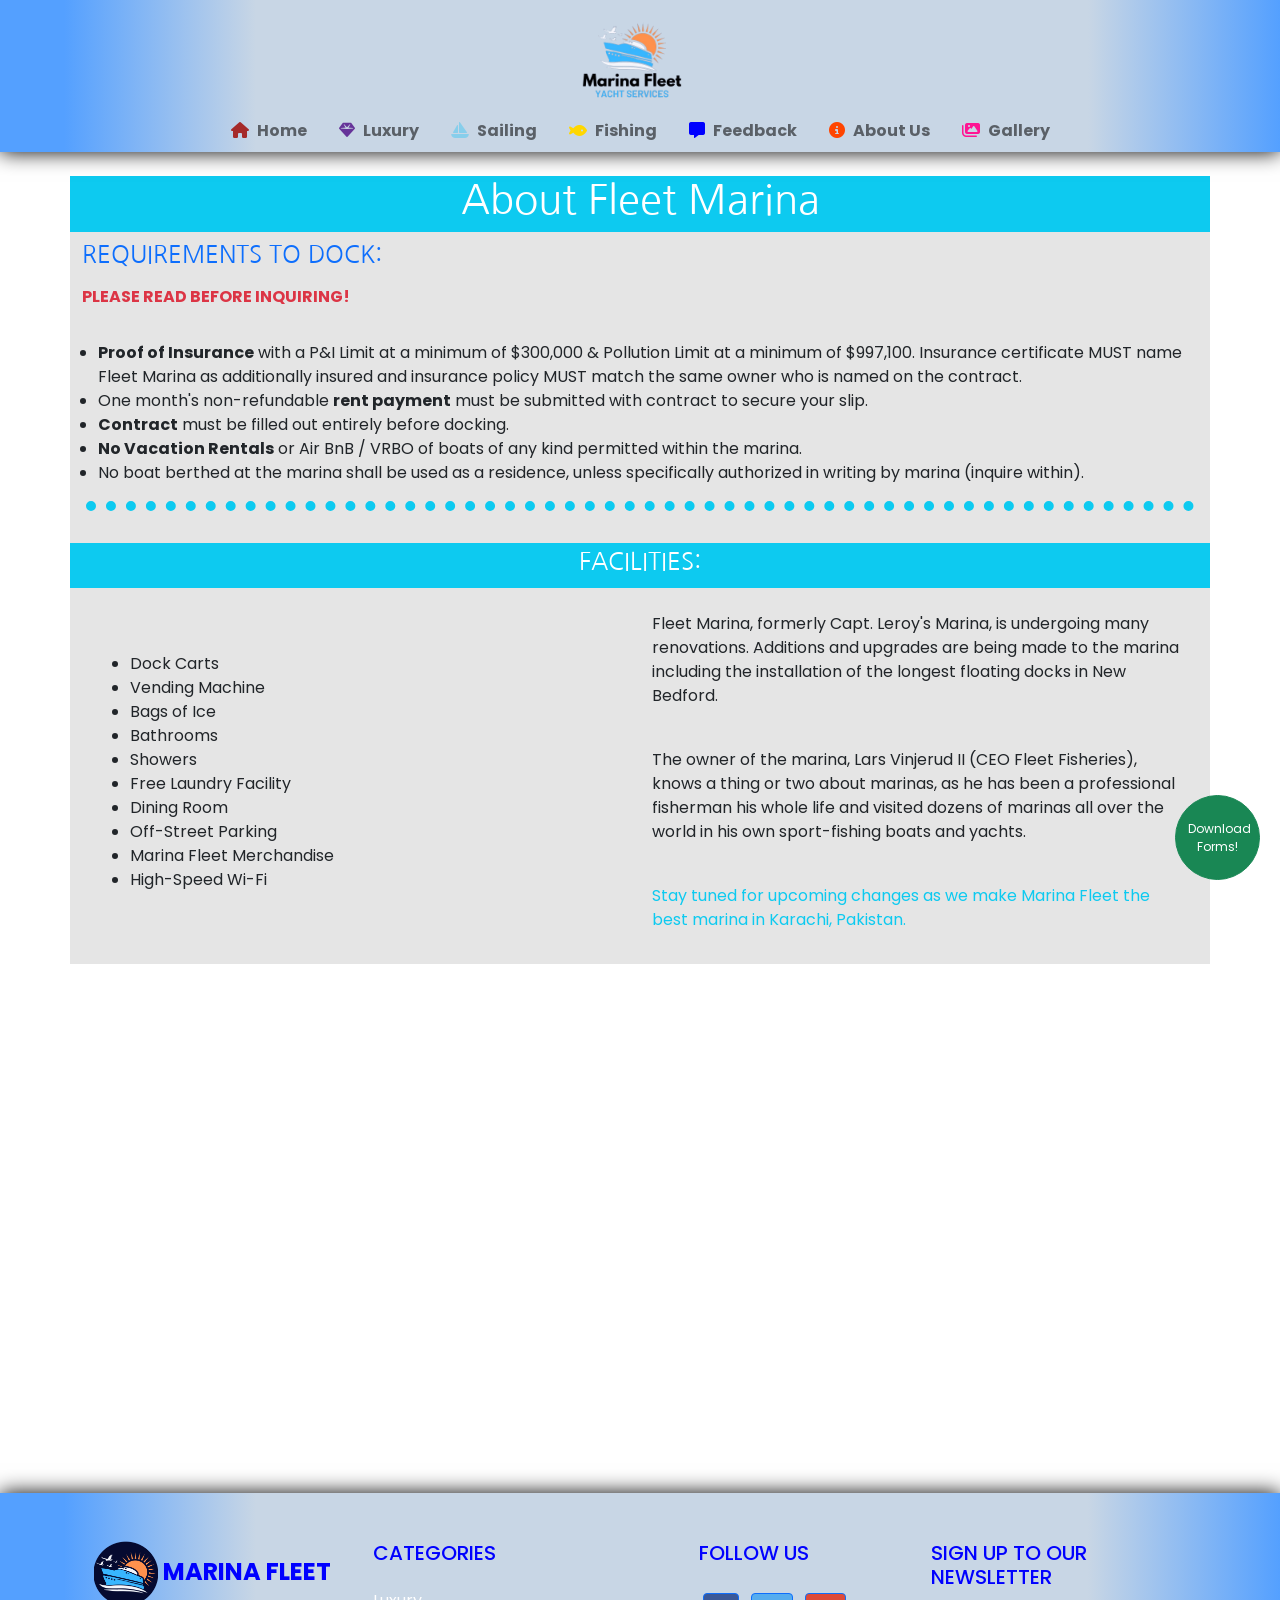
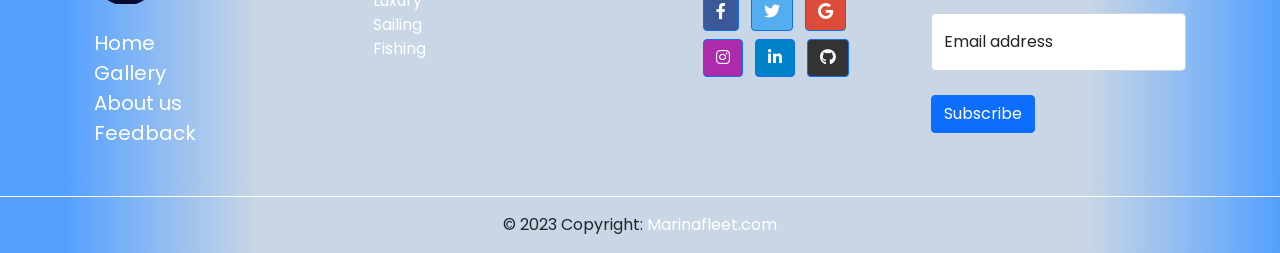
<file: about.html>
<!DOCTYPE html>
<html lang="en">

<head>
    <meta charset="UTF-8">
    <meta http-equiv="X-UA-Compatible" content="IE=edge">
    <meta name="viewport" content="width=device-width, initial-scale=1.0">
    <title>About us | Marina Fleet</title>
    <!-- Website icon -->
    <link rel="shortcut icon" href="assets/Images/Marina Fleet 1.png">

    <!-- This is my jQuery UI CSS File -->
    <link rel="stylesheet" href="assets/jquery/jquery-ui-1.13.2.custom/jquery-ui.min.css">

    <!-- This is my Bootstrap CSS File -->
    <link rel="stylesheet" href="assets/Bootstrap/css/bootstrap.min.css">

    <!-- This is my FontAwesome CSS File -->
    <link rel="stylesheet" href="assets/Font Awesome/css/all.min.css">

    <!-- This is my WOW Animation CSS File -->
    <link rel="stylesheet" href="assets/WOW/animate.css">

    <!-- This is my Customized CSS File -->
    <link rel="stylesheet" href="style.css">
</head>

<body>
<!-- Download Button -->  
<a href="download-forms.html" class="text-decoration-none"><button class="btn btn-success rounded-circle download">Download Forms!</button></a>
<!-- Download Button -->
    
<!-- Navbar -->
<nav class="navbar navbar-expand-lg navbar-light sticky-top">
    <button
    class="navbar-toggler ms-1"
    type="button"
    data-bs-toggle="collapse"
    data-bs-target="#navbarSupportedContent"
    aria-controls="navbarSupportedContent"
    aria-expanded="false"
    aria-label="Toggle navigation"
  >
    <i class="fas fa-bars"></i>
  </button>
  <div class="container d-flex justify-content-center">
    <div class="row">
      <div class="col-12 d-flex justify-content-center">
        <a class="navbar-brand h-25" href="index.html"
        ><img
          src="assets/Images/Marina Fleet Logo.png"
          alt="Logo"
          draggable="false"
          height="100px"
      /></a>
      </div>
      <div class="col-12 d-flex justify-content-center">
        <div class="collapse navbar-collapse" id="navbarSupportedContent">
          <ul class="navbar-nav align-items-center mx-auto">
            <li class="nav-item">
              <a class="nav-link mx-2 hover_effect" href="index.html"><i class="fa-solid fa-house pe-2" style="color: brown;"></i>Home</a>
            </li>
            <li class="nav-item">
              <a class="nav-link mx-2 hover_effect" href="luxury.html"><i class="fa-solid fa-gem pe-2" style="color: rebeccapurple"></i>Luxury</a>
            </li>
            <li class="nav-item">
              <a class="nav-link mx-2 hover_effect" href="sailing.html"><i class="fa-solid fa-sailboat pe-2" style="color: skyblue"></i>Sailing</a>
            </li>
            <li class="nav-item">
              <a class="nav-link mx-2 hover_effect" href="fishing.html"><i class="fa-solid fa-fish pe-2" style="color: gold"></i>Fishing</a>
            </li>
            <li class="nav-item">
              <a class="nav-link mx-2 hover_effect" href="feedback.html"><i class="fa-solid fa-message pe-2" style="color: blue;"></i>Feedback</a>
            </li>
            <li class="nav-item">
              <a class="nav-link mx-2 hover_effect" href="about.html"><i class="fa-solid fa-circle-info pe-2" style="color: orangered"></i>About Us</a>
            </li>
            <li class="nav-item">
              <a class="nav-link mx-2 hover_effect" href="gallery.html"><i class="fa-solid fa-images pe-2" style="color: deeppink"></i>Gallery</a>
            </li>
          </ul>
        </div>
      </div>
    </div>
  </div>
</nav>
<!-- Navbar -->

<!--About us Section starts here-->
<div class="container my-4 bg-opacity-10 bg-black">
    <div class="row bg-info text-center wow flipInX">
        <h1 class="text-white ff-gothic">About Fleet Marina</h1>
     </div>
    <div class="row my-2 wow fadeIn" data-wow-duration="1.5s">
        <h1 class="fs-4 text-primary ff-gothic text-uppercase">Requirements to dock:</h1>
    </div>
    <div class="row wow flash">
        <p class="text-danger fw-bolder">PLEASE READ BEFORE INQUIRING!</p>
    </div>
    <div class="row p-3">
        <ul class="font-size pb-3 wow rollIn" style="border-bottom: 10px dotted #0dcaf0;">
            <li><strong>Proof of Insurance</strong> with a P&amp;I Limit at a minimum of $300,000 &amp; Pollution Limit at a minimum of $997,100. Insurance certificate MUST name Fleet Marina as additionally insured and insurance policy MUST match the same owner who is named on the contract.
            </li>
            <li>
                One month's non-refundable <strong>rent payment</strong> must be submitted with contract to secure your slip.
            </li>
            <li>
                <strong>Contract</strong> must be filled out entirely before docking.
            </li>
            <li>
                <strong>No Vacation Rentals</strong> or Air BnB / VRBO of boats of any kind permitted within the marina.
            </li>
            <li>
                No boat berthed at the marina shall be used as a residence, unless specifically authorized in writing by marina (inquire within).
            </li>
        </ul>
    </div>
    <div class="row bg-info text-center py-1 wow flipInX">
        <h1 class="text-white ff-gothic fs-4 text-uppercase">Facilities:</h1>
     </div>
    <div class="row row-cols-lg-2 row-cols-md-2 row-cols-sm-1 row-cols-1 p-3 my-2 justify-content-center align-items-center">
        <div class="col">
            <ul class="font-size wow rollIn">
                <li>
                    Dock Carts
                </li>
                <li>
                    Vending Machine
                </li>
                <li>
                    Bags of Ice
                </li>
                <li>
                    Bathrooms
                </li>
                <li>
                    Showers
                </li>
                <li>
                    Free Laundry Facility
                </li>
                <li>
                    Dining Room
                </li>
                <li>
                    Off-Street Parking
                </li>
                <li>
                    Marina Fleet Merchandise
                </li>
                <li>
                    High-Speed Wi-Fi
                </li>
                
                
            </ul>
        </div>
        <div class="col font-size wow rollIn">
            <p>
                Fleet Marina, formerly Capt. Leroy's Marina, is undergoing many renovations. Additions and upgrades are being made to the marina including the installation of the longest floating docks in New Bedford.
            </p>
            <br>
            <p>
                The owner of the marina, Lars Vinjerud II (CEO Fleet Fisheries), knows a thing or two about marinas, as he has been a professional fisherman his whole life and visited dozens of marinas all over the world in his own sport-fishing boats and yachts.
            </p>
            <br>
            <p class="text-info">
                Stay tuned for upcoming changes as we make Marina Fleet the best marina in Karachi, Pakistan.
            </p>
        </div>
    </div>
</div>
<!--About us Section ends here-->
    
<!--Map Section starts here-->
<div class="container my-3 wow zoomIn">
  <iframe src="https://www.google.com/maps/embed?pb=!1m18!1m12!1m3!1d2981.7465001042788!2d-70.91811848470195!3d41.63961057924177!2m3!1f0!2f0!3f0!3m2!1i1024!2i768!4f13.1!3m3!1m2!1s0x89e4e4077ee6c871%3A0xb0cd2a7bdac769f0!2sFleet%20Marina!5e0!3m2!1sen!2s!4v1677253227143!5m2!1sen!2s" width="100%" height="450" style="border:0;" allowfullscreen="" loading="lazy" referrerpolicy="no-referrer-when-downgrade"></iframe>
</div>
<!--Map Section ends here-->
    
<!--Footer Section starts here-->
    <footer class="text-center text-lg-start mt-xl-5 pt-4">
    <!-- Grid container -->
    <div class="container p-4">
      <!--Grid row-->
      <div class="row">
        <!--Grid column-->
        <div class="col-lg-3 col-md-6 mb-4 mb-lg-0">
          <h5 class="text-uppercase mb-4 fw-bolder fs-4" style="color: blue;">
              <a href="index.html"><img src="assets/Images/Marina Fleet 1.png" alt="" class="w-25"></a>
              Marina Fleet
            </h5>

          <ul class="list-unstyled mb-4">
            <li>
              <a href="index.html" class="text-white fs-5">Home</a>
            </li>
            <li>
              <a href="gallery.html" class="text-white fs-5">Gallery</a>
            </li>
            <li>
              <a href="about.html" class="text-white fs-5">About us</a>
            </li>
            <li>
              <a href="feedback.html" class="text-white fs-5">Feedback</a>
            </li>
          </ul>
        </div>
        <!--Grid column-->

        <!--Grid column-->
        <div class="col-lg-3 col-md-6 mb-4 mb-lg-0">
          <h5 class="text-uppercase mb-4">Categories</h5>

          <ul class="list-unstyled">
            <li>
              <a href="#!" class="text-white">Luxury</a>
            </li>
            <li>
              <a href="#!" class="text-white">Sailing</a>
            </li>
            <li>
              <a href="#!" class="text-white">Fishing</a>
            </li>
          </ul>
        </div>
        <!--Grid column-->

        <!--Grid column-->
        <div class="col-md-3 col-lg-2 col-xl-2 mx-auto">
            <h5 class="text-uppercase mb-4">Follow us</h5>

            <!-- Facebook -->
            <a class="btn btn-primary btn-floating m-1" style="background-color: #3b5998" href="https://facebook.com/" target="_blank" role="button"><i class="fab fa-facebook-f"></i></a>

            <!-- Twitter -->
            <a class="btn btn-primary btn-floating m-1" style="background-color: #55acee" href="https://twitter.com/" target="_blank" role="button"><i class="fab fa-twitter"></i></a>

            <!-- Google -->
            <a class="btn btn-primary btn-floating m-1" style="background-color: #dd4b39" href="https://google.com/" target="_blank" role="button"><i class="fab fa-google"></i></a>

            <!-- Instagram -->
            <a class="btn btn-primary btn-floating m-1" style="background-color: #ac2bac" href="https://instagram.com/" target="_blank" role="button"><i class="fab fa-instagram"></i></a>

            <!-- Linkedin -->
            <a class="btn btn-primary btn-floating m-1" style="background-color: #0082ca" href="https://linkedin.com/" target="_blank" role="button"><i class="fab fa-linkedin-in"></i></a>
            <!-- Github -->
            <a class="btn btn-primary btn-floating m-1" style="background-color: #333333" href="https://github.com/" target="_blank" role="button"><i class="fab fa-github"></i></a>
          </div>
        <!--Grid column-->

        <!--Grid column-->
        <div class="col-lg-3 col-md-6 mb-4 mb-lg-0">
          <h5 class="text-uppercase mb-4">Sign up to our newsletter</h5>

          <div class="form-floating form-white mb-4">
            <input type="email" id="floatingInput" class="form-control" placeholder="name@example.com"/>
            <label for="floatingInput">Email address</label>
          </div>

          <button type="submit" class="btn btn-primary">Subscribe</button>
        </div>
        <!--Grid column-->
      </div>
      <!--Grid row-->
    </div>
    <!-- Grid container -->

    <!-- Copyright -->
    <div class="text-center p-3 border-top border-white">
      © 2023 Copyright:
      <a class="text-white" href="index.html">Marinafleet.com</a>
    </div>
    <!-- Copyright -->
  </footer>
<!--Footer Section ends here-->
    
<!-- This is my jQuery File -->
<script src="assets/jquery/jquery.js"></script>

<!-- This is my jQuery UI Javascript File -->
<script src="assets/jquery/jquery-ui-1.13.2.custom/jquery-ui.min.js"></script>

<!-- This is my jQuery Validate Plugin -->
<script src="assets/jquery/jquery.validate.min.js"></script>

<!-- This is my Bootstrap Javascript File -->
<script src="assets/Bootstrap/js/bootstrap.min.js"></script>
    
<!--This is my Bootstrap Bundle Javascript File-->
<script src="assets/Bootstrap/js/bootstrap.bundle.min.js"></script>

<!-- This is my WOW Animation Javascript File -->
<script src="assets/WOW/wow.min.js"></script>
<script>
    new WOW().init();
</script>
</body>
</html>
</file>
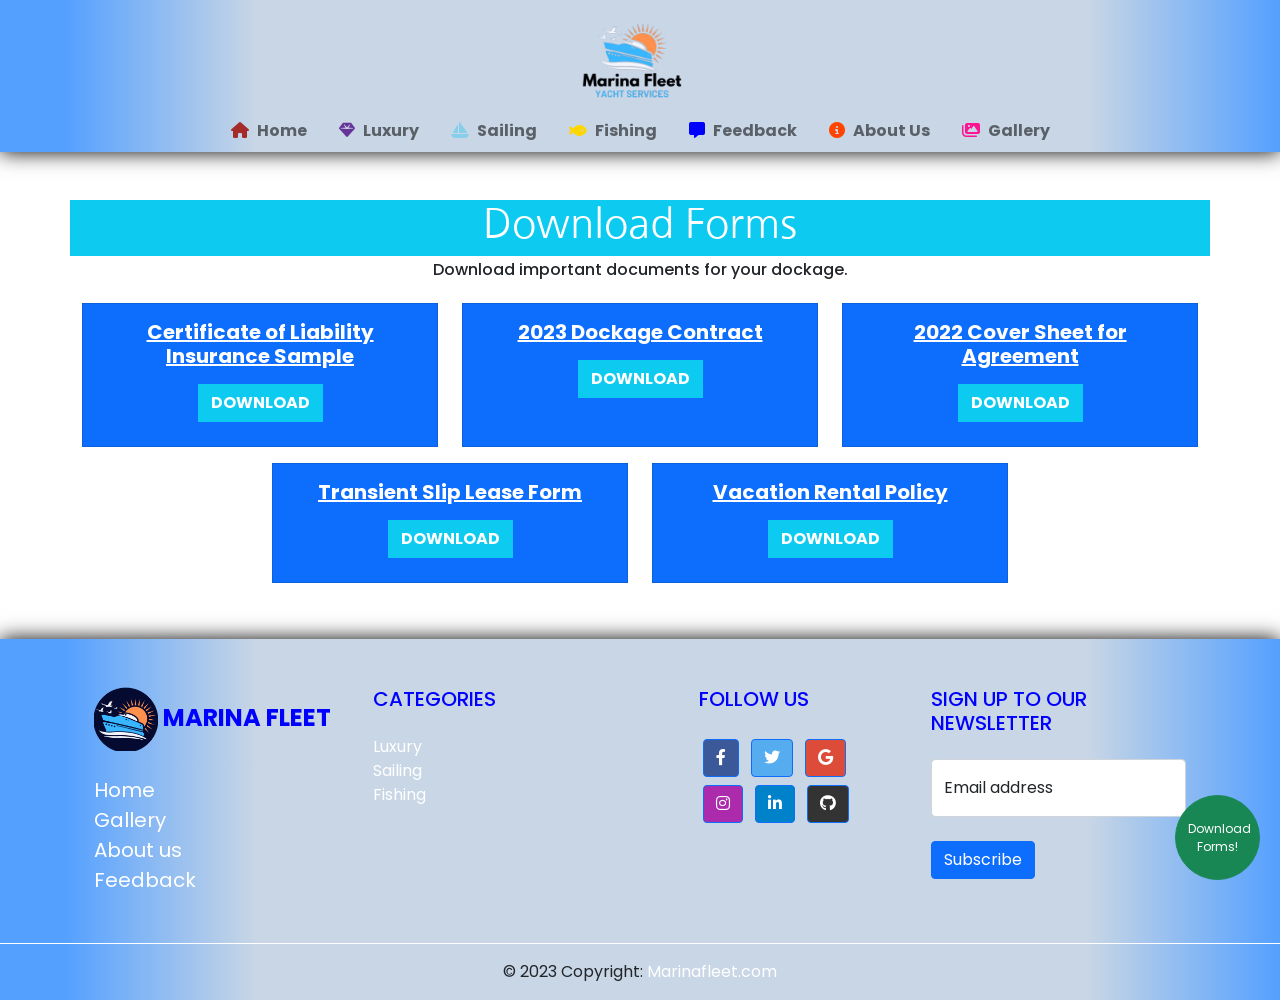
<file: download-forms.html>
<!DOCTYPE html>
<html lang="en">

<head>
    <meta charset="UTF-8">
    <meta http-equiv="X-UA-Compatible" content="IE=edge">
    <meta name="viewport" content="width=device-width, initial-scale=1.0">
    <title>Download Forms | </title>
    <!-- Website icon -->
    <link rel="shortcut icon" href="assets/Images/Marina Fleet 1.png">

    <!-- This is my jQuery UI CSS File -->
    <link rel="stylesheet" href="assets/jquery/jquery-ui-1.13.2.custom/jquery-ui.min.css">

    <!-- This is my Bootstrap CSS File -->
    <link rel="stylesheet" href="assets/Bootstrap/css/bootstrap.min.css">

    <!-- This is my FontAwesome CSS File -->
    <link rel="stylesheet" href="assets/Font Awesome/css/all.min.css">

    <!-- This is my WOW Animation CSS File -->
    <link rel="stylesheet" href="assets/WOW/animate.css">

    <!-- This is my Customized CSS File -->
    <link rel="stylesheet" href="style.css">
</head>

<body>
<!-- Download Button -->  
<a href="download-forms.html" class="text-decoration-none"><button class="btn btn-success rounded-circle download">Download Forms!</button></a>
<!-- Download Button -->
    
<!-- Navbar -->
<nav class="navbar navbar-expand-lg navbar-light sticky-top">
    <button
    class="navbar-toggler ms-1"
    type="button"
    data-bs-toggle="collapse"
    data-bs-target="#navbarSupportedContent"
    aria-controls="navbarSupportedContent"
    aria-expanded="false"
    aria-label="Toggle navigation"
  >
    <i class="fas fa-bars"></i>
  </button>
  <div class="container d-flex justify-content-center">
    <div class="row">
      <div class="col-12 d-flex justify-content-center">
        <a class="navbar-brand h-25" href="index.html"
        ><img
          src="assets/Images/Marina Fleet Logo.png"
          alt="Logo"
          draggable="false"
          height="100px"
      /></a>
      </div>
      <div class="col-12 d-flex justify-content-center">
        <div class="collapse navbar-collapse" id="navbarSupportedContent">
          <ul class="navbar-nav align-items-center mx-auto">
            <li class="nav-item">
              <a class="nav-link mx-2 hover_effect" href="index.html"><i class="fa-solid fa-house pe-2" style="color: brown;"></i>Home</a>
            </li>
            <li class="nav-item">
              <a class="nav-link mx-2 hover_effect" href="luxury.html"><i class="fa-solid fa-gem pe-2" style="color: rebeccapurple"></i>Luxury</a>
            </li>
            <li class="nav-item">
              <a class="nav-link mx-2 hover_effect" href="sailing.html"><i class="fa-solid fa-sailboat pe-2" style="color: skyblue"></i>Sailing</a>
            </li>
            <li class="nav-item">
              <a class="nav-link mx-2 hover_effect" href="fishing.html"><i class="fa-solid fa-fish pe-2" style="color: gold"></i>Fishing</a>
            </li>
            <li class="nav-item">
              <a class="nav-link mx-2 hover_effect" href="feedback.html"><i class="fa-solid fa-message pe-2" style="color: blue;"></i>Feedback</a>
            </li>
            <li class="nav-item">
              <a class="nav-link mx-2 hover_effect" href="about.html"><i class="fa-solid fa-circle-info pe-2" style="color: orangered"></i>About Us</a>
            </li>
            <li class="nav-item">
              <a class="nav-link mx-2 hover_effect" href="gallery.html"><i class="fa-solid fa-images pe-2" style="color: deeppink"></i>Gallery</a>
            </li>
          </ul>
        </div>
      </div>
    </div>
  </div>
</nav>
<!-- Navbar -->

<!--Download Section starts here-->
<div class="container my-5">
    <div class="row bg-info text-center">
        <h1 class="text-white ff-gothic">Download Forms</h1>
    </div>   
    <div class="row text-center my-1">
        <h6>Download important documents for your dockage.</h6>
    </div>
    <div class="row row-cols-lg-3 row-cols-md-2 row-cols-sm-2 row-cols-1 my-2 justify-content-center">
        <div class="col my-2">
            <!--Card-->
            <div class="card bg-primary text-white rounded-0 wow flipInX" data-wow-delay="0.5s">
              <div class="card-body text-center">
                <a href="assets/Forms/Certificate of Liability Insurance - Sample.pdf" target="_blank"><h5 class="card-title text-white text-decoration-underline fw-bolder">Certificate of Liability Insurance Sample</h5></a>
                <a href="assets/Forms/Certificate of Liability Insurance - Sample.pdf" target="_blank" download=""><button class="btn btn-info text-uppercase fw-bolder text-white rounded-0 my-2">Download</button></a>
              </div>
            </div>
            <!--Card-->
        </div>
        <div class="col my-2">
            <!--Card-->
            <div class="card bg-primary text-white rounded-0 wow flipInX" data-wow-delay="0.7s">
              <div class="card-body text-center">
                <a href="assets/Forms/Fleet Marina - 2023 Dockage Contract.pdf" target="_blank"><h5 class="card-title text-white text-decoration-underline fw-bolder">2023 Dockage Contract</h5></a>
                <a href="assets/Forms/Fleet Marina - 2023 Dockage Contract.pdf" target="_blank" download=""><button class="btn btn-info text-uppercase fw-bolder text-white rounded-0 my-2">Download</button></a>
              </div>
            </div>
            <!--Card-->
        </div>
        <div class="col my-2">
            <!--Card-->
            <div class="card bg-primary text-white rounded-0 wow flipInX" data-wow-delay="0.9s">
              <div class="card-body text-center">
                <a href="assets/Forms/2022 Cover Sheet for Agreement.pdf" target="_blank"><h5 class="card-title text-white text-decoration-underline fw-bolder">2022 Cover Sheet for Agreement</h5></a>
                <a href="assets/Forms/2022 Cover Sheet for Agreement.pdf" target="_blank" download=""><button class="btn btn-info text-uppercase fw-bolder text-white rounded-0 my-2">Download</button></a>
              </div>
            </div>
            <!--Card-->
        </div>
        <div class="col my-2">
            <!--Card-->
            <div class="card bg-primary text-white rounded-0 wow flipInX" data-wow-delay="1.05s">
              <div class="card-body text-center">
                <a href="assets/Forms/Transient Slip Lease Form.pdf" target="_blank"><h5 class="card-title text-white text-decoration-underline fw-bolder">Transient Slip Lease Form</h5></a>
                <a href="assets/Forms/Transient Slip Lease Form.pdf" target="_blank" download=""><button class="btn btn-info text-uppercase fw-bolder text-white rounded-0 my-2">Download</button></a>
              </div>
            </div>
            <!--Card-->
        </div>
        <div class="col my-2">
            <!--Card-->
            <div class="card bg-primary text-white rounded-0 wow flipInX" data-wow-delay="1.2s">
              <div class="card-body text-center">
                <a href="assets/Forms/Vacation Rental Policy.pdf" target="_blank"><h5 class="card-title text-white text-decoration-underline fw-bolder">Vacation Rental Policy</h5></a>
                <a href="assets/Forms/Vacation Rental Policy.pdf" target="_blank" download=""><button class="btn btn-info text-uppercase fw-bolder text-white rounded-0 my-2">Download</button></a>
              </div>
            </div>
            <!--Card-->
        </div>
    </div>
</div>
<!--Download Section ends here-->

<!--Footer Section starts here-->
    <footer class="text-center text-lg-start mt-xl-5 pt-4">
    <!-- Grid container -->
    <div class="container p-4">
      <!--Grid row-->
      <div class="row">
        <!--Grid column-->
        <div class="col-lg-3 col-md-6 mb-4 mb-lg-0">
          <h5 class="text-uppercase mb-4 fw-bolder fs-4" style="color: blue;">
              <a href="index.html"><img src="assets/Images/Marina Fleet 1.png" alt="" class="w-25"></a>
              Marina Fleet
            </h5>

          <ul class="list-unstyled mb-4">
            <li>
              <a href="index.html" class="text-white fs-5">Home</a>
            </li>
            <li>
              <a href="gallery.html" class="text-white fs-5">Gallery</a>
            </li>
            <li>
              <a href="about.html" class="text-white fs-5">About us</a>
            </li>
            <li>
              <a href="feedback.html" class="text-white fs-5">Feedback</a>
            </li>
          </ul>
        </div>
        <!--Grid column-->

        <!--Grid column-->
        <div class="col-lg-3 col-md-6 mb-4 mb-lg-0">
          <h5 class="text-uppercase mb-4">Categories</h5>

          <ul class="list-unstyled">
            <li>
              <a href="#!" class="text-white">Luxury</a>
            </li>
            <li>
              <a href="#!" class="text-white">Sailing</a>
            </li>
            <li>
              <a href="#!" class="text-white">Fishing</a>
            </li>
          </ul>
        </div>
        <!--Grid column-->

        <!--Grid column-->
        <div class="col-md-3 col-lg-2 col-xl-2 mx-auto">
            <h5 class="text-uppercase mb-4">Follow us</h5>

            <!-- Facebook -->
            <a class="btn btn-primary btn-floating m-1" style="background-color: #3b5998" href="https://facebook.com/" target="_blank" role="button"><i class="fab fa-facebook-f"></i></a>

            <!-- Twitter -->
            <a class="btn btn-primary btn-floating m-1" style="background-color: #55acee" href="https://twitter.com/" target="_blank" role="button"><i class="fab fa-twitter"></i></a>

            <!-- Google -->
            <a class="btn btn-primary btn-floating m-1" style="background-color: #dd4b39" href="https://google.com/" target="_blank" role="button"><i class="fab fa-google"></i></a>

            <!-- Instagram -->
            <a class="btn btn-primary btn-floating m-1" style="background-color: #ac2bac" href="https://instagram.com/" target="_blank" role="button"><i class="fab fa-instagram"></i></a>

            <!-- Linkedin -->
            <a class="btn btn-primary btn-floating m-1" style="background-color: #0082ca" href="https://linkedin.com/" target="_blank" role="button"><i class="fab fa-linkedin-in"></i></a>
            <!-- Github -->
            <a class="btn btn-primary btn-floating m-1" style="background-color: #333333" href="https://github.com/" target="_blank" role="button"><i class="fab fa-github"></i></a>
          </div>
        <!--Grid column-->

        <!--Grid column-->
        <div class="col-lg-3 col-md-6 mb-4 mb-lg-0">
          <h5 class="text-uppercase mb-4">Sign up to our newsletter</h5>

          <div class="form-floating form-white mb-4">
            <input type="email" id="floatingInput" class="form-control" placeholder="name@example.com"/>
            <label for="floatingInput">Email address</label>
          </div>

          <button type="submit" class="btn btn-primary">Subscribe</button>
        </div>
        <!--Grid column-->
      </div>
      <!--Grid row-->
    </div>
    <!-- Grid container -->

    <!-- Copyright -->
    <div class="text-center p-3 border-top border-white">
      © 2023 Copyright:
      <a class="text-white" href="index.html">Marinafleet.com</a>
    </div>
    <!-- Copyright -->
  </footer>
<!--Footer Section ends here-->
    
<!-- This is my jQuery File -->
<script src="assets/jquery/jquery.js"></script>

<!-- This is my jQuery UI Javascript File -->
<script src="assets/jquery/jquery-ui-1.13.2.custom/jquery-ui.min.js"></script>

<!-- This is my Bootstrap Javascript File -->
<script src="assets/Bootstrap/js/bootstrap.min.js"></script>
    
<!--This is my Bootstrap Bundle Javascript File-->
<script src="assets/Bootstrap/js/bootstrap.bundle.min.js"></script>

<!-- This is my WOW Animation Javascript File -->
<script src="assets/WOW/wow.min.js"></script>
<script>
    new WOW().init();
</script>
</body>
</html>
</file>
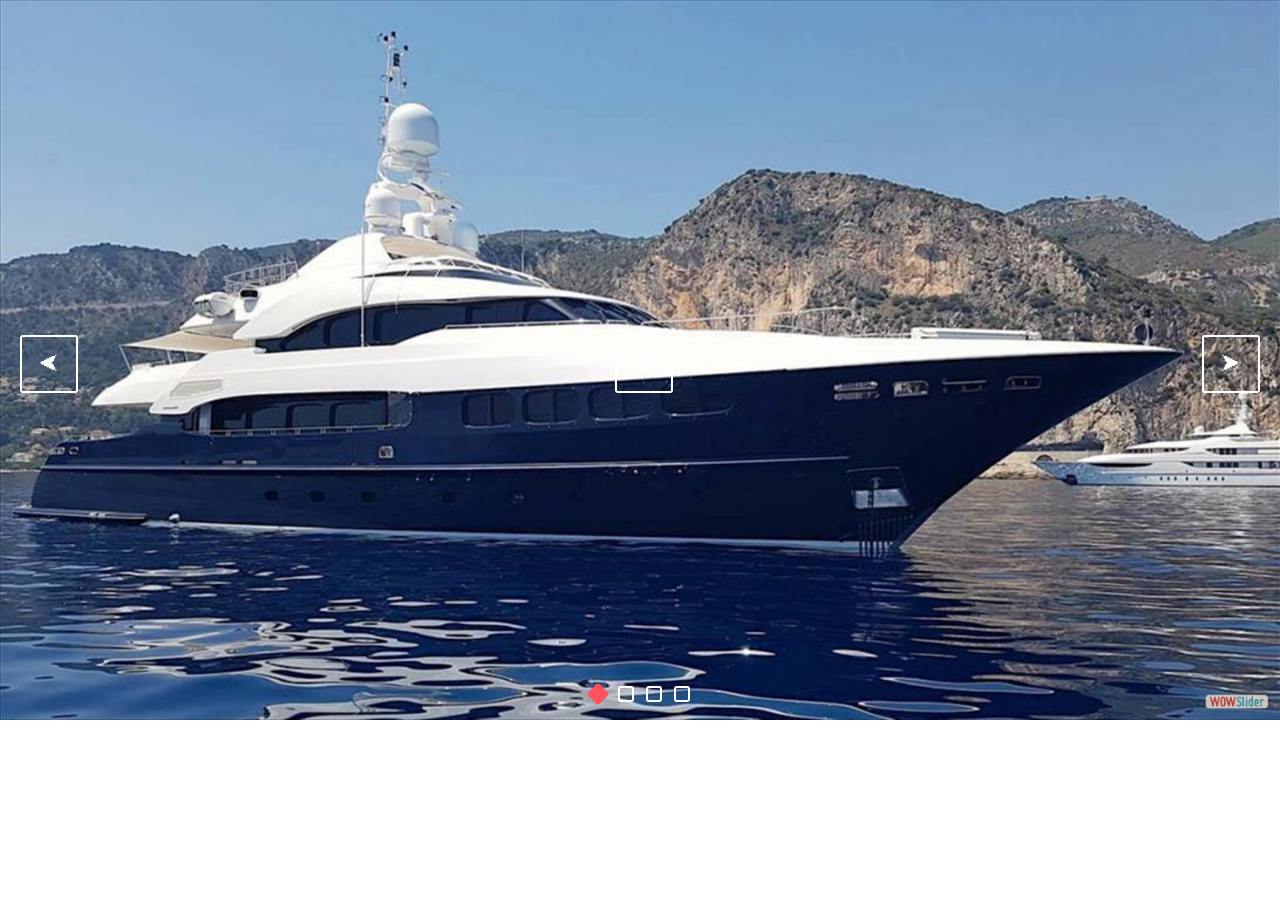
<file: EX1.HTML>
<!DOCTYPE html>
<html lang="en">
<head>
  <meta charset="UTF-8">
  <meta name="viewport" content="width=device-width, initial-scale=1.0">
  <title>Bootstrap Site</title>
  <link rel="stylesheet" href="https://stackpath.bootstrapcdn.com/bootstrap/5.0.0-alpha1/css/bootstrap.min.css" integrity="sha384-r4NyP46KrjDleawBgD5tp8Y7UzmLA05oM1iAEQ17CSuDqnUK2+k9luXQOfXJCJ4I" crossorigin="anonymous">
  <script src="https://cdn.jsdelivr.net/npm/popper.js@1.16.0/dist/umd/popper.min.js" integrity="sha384-Q6E9RHvbIyZFJoft+2mJbHaEWldlvI9IOYy5n3zV9zzTtmI3UksdQRVvoxMfooAo" crossorigin="anonymous"></script>
  <script src="https://stackpath.bootstrapcdn.com/bootstrap/5.0.0-alpha1/js/bootstrap.min.js" integrity="sha384-oesi62hOLfzrys4LxRF63OJCXdXDipiYWBnvTl9Y9/TRlw5xlKIEHpNyvvDShgf/" crossorigin="anonymous"></script>
  <link rel="shortcut icon" href="assets/Images/Marina Fleet 1.png">

  <!-- This is my jQuery UI CSS File -->
  <link rel="stylesheet" href="assets/jquery/jquery-ui-1.13.2.custom/jquery-ui.min.css">

  <!-- This is my Bootstrap CSS File -->
  <link rel="stylesheet" href="assets/Bootstrap/css/bootstrap.min.css">

  <!-- This is my FontAwesome CSS File -->
  <link rel="stylesheet" href="assets/Font Awesome/css/all.min.css">

  <!-- This is my WOW Animation CSS File -->
  <link rel="stylesheet" href="assets/WOW/animate.css">

  <!-- This is my Customized CSS File -->
  <link rel="stylesheet" href="style.css">
  
  <!-- Start WOWSlider.com HEAD section -->
  <link rel="stylesheet" type="text/css" href="engine1/style.css" />
  <script type="text/javascript" src="engine1/jquery.js"></script>
</head>
<body>
    <div id="wowslider-container1">
        <div class="ws_images"><ul>
                <li><img src="data1/images/yatch1.jpg" alt="" title="" id="wows1_0"/></li>
                <li><img src="data1/images/yatch2.jpg" alt="" title="" id="wows1_1"/></li>
                <li><a href="http://wowslider.net"><img src="data1/images/yatch3.jpg" alt="bootstrap carousel" title="" id="wows1_2"/></a></li>
                <li><img src="data1/images/yatch4.jpg" alt="" title="" id="wows1_3"/></li>
            </ul></div>
            <div class="ws_bullets"><div>
                <a href="#" title=""><span><img src="data1/tooltips/yatch1.jpg" alt=""/>1</span></a>
                <a href="#" title=""><span><img src="data1/tooltips/yatch2.jpg" alt=""/>2</span></a>
                <a href="#" title=""><span><img src="data1/tooltips/yatch3.jpg" alt=""/>3</span></a>
                <a href="#" title=""><span><img src="data1/tooltips/yatch4.jpg" alt=""/>4</span></a>
            </div></div><!--<div class="ws_script" style="position:absolute;left:-99%"><a href="http://wowslider.net">css image slider</a> by WOWSlider.com v9.0</div>-->
        <!--<div class="ws_shadow"></div>-->
        </div>	
        <script type="text/javascript" src="engine1/wowslider.js"></script>
        <script type="text/javascript" src="engine1/script.js"></script>
</body>
</html>
</file>
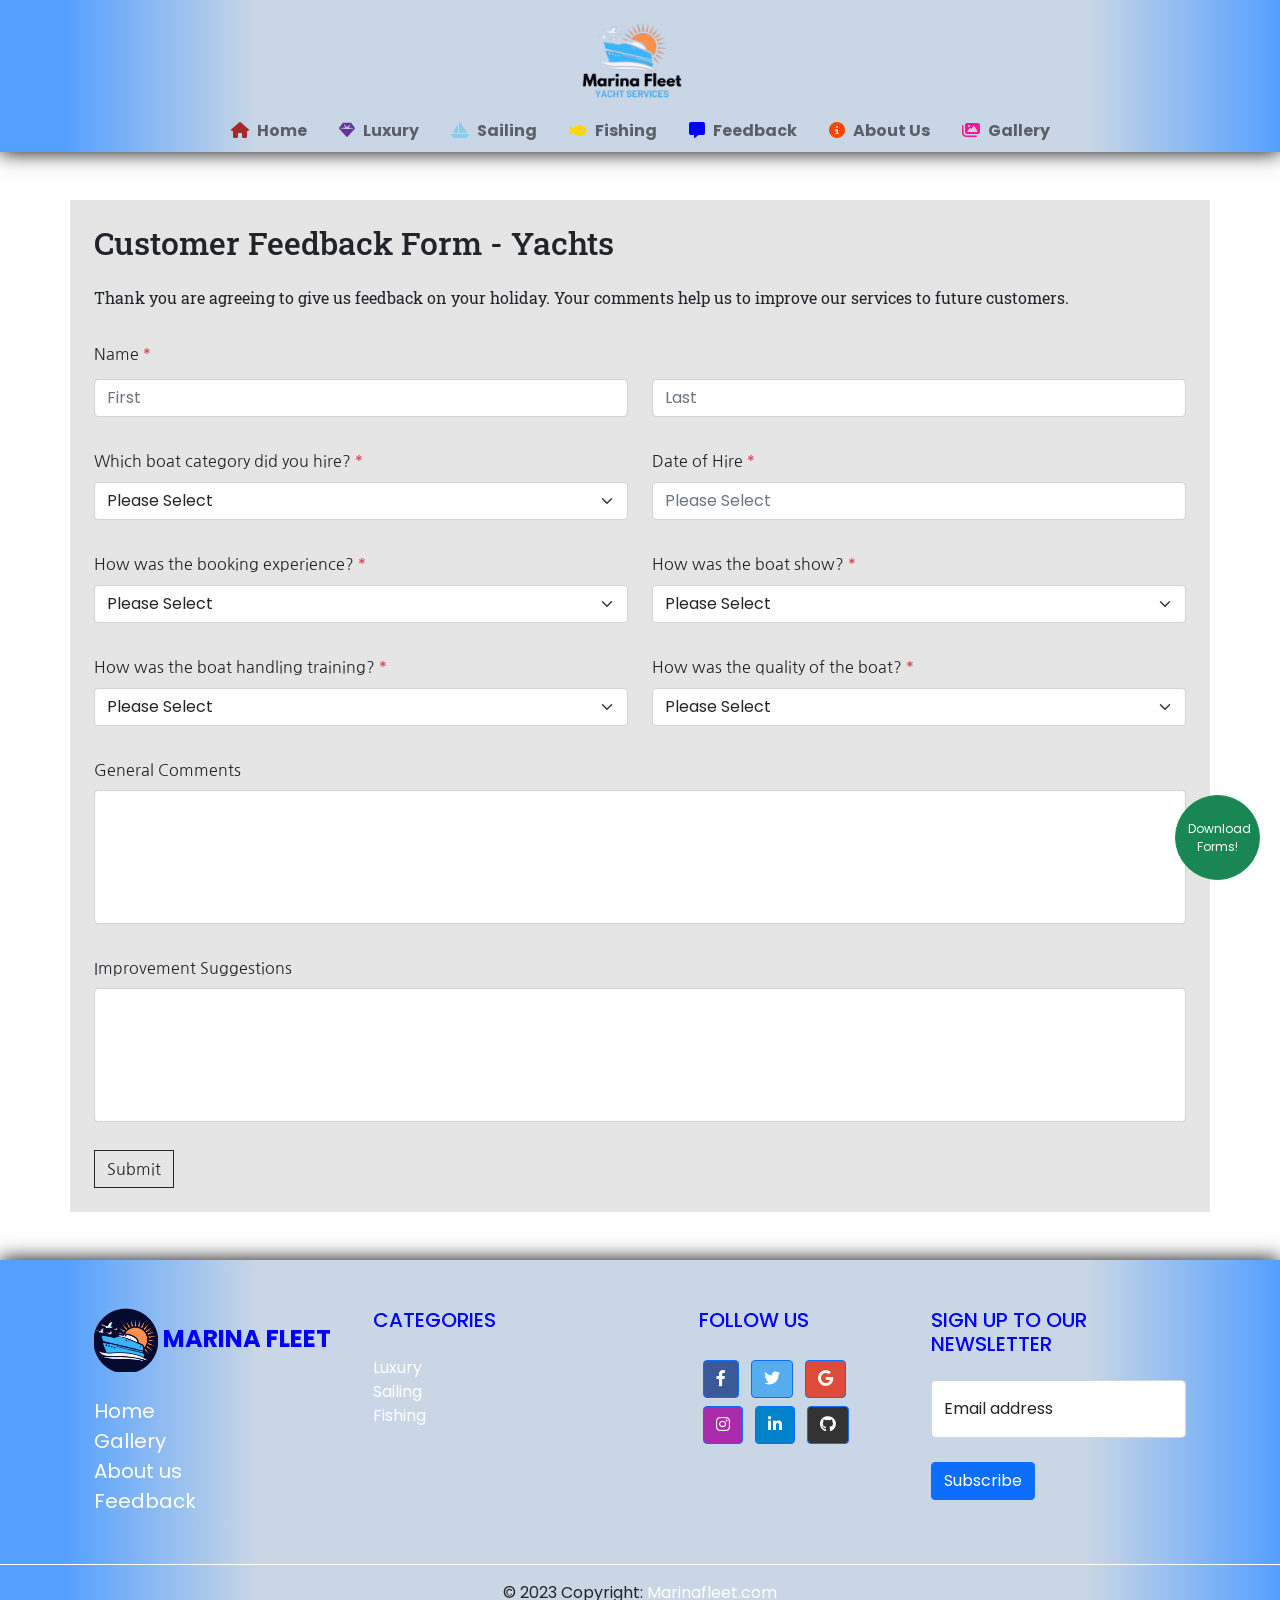
<file: feedback.html>
<!DOCTYPE html>
<html lang="en">

<head>
    <meta charset="UTF-8">
    <meta http-equiv="X-UA-Compatible" content="IE=edge">
    <meta name="viewport" content="width=device-width, initial-scale=1.0">
    <title>Feedback | Marina Fleet</title>
    <!-- Website icon -->
    <link rel="shortcut icon" href="assets/Images/Marina Fleet 1.png">

    <!-- This is my jQuery UI CSS File -->
    <link rel="stylesheet" href="assets/jquery/jquery-ui-1.13.2.custom/jquery-ui.min.css">

    <!-- This is my Bootstrap CSS File -->
    <link rel="stylesheet" href="assets/Bootstrap/css/bootstrap.min.css">

    <!-- This is my FontAwesome CSS File -->
    <link rel="stylesheet" href="assets/Font Awesome/css/all.min.css">

    <!-- This is my WOW Animation CSS File -->
    <link rel="stylesheet" href="assets/WOW/animate.css">

    <!-- This is my Customized CSS File -->
    <link rel="stylesheet" href="style.css">
</head>

<body>
<!-- Download Button -->  
<a href="download-forms.html" class="text-decoration-none"><button class="btn btn-success rounded-circle download">Download Forms!</button></a>
<!-- Download Button -->
    
<!-- Navbar -->
<nav class="navbar navbar-expand-lg navbar-light sticky-top">
    <button
    class="navbar-toggler ms-1"
    type="button"
    data-bs-toggle="collapse"
    data-bs-target="#navbarSupportedContent"
    aria-controls="navbarSupportedContent"
    aria-expanded="false"
    aria-label="Toggle navigation"
  >
    <i class="fas fa-bars"></i>
  </button>
  <div class="container d-flex justify-content-center">
    <div class="row">
      <div class="col-12 d-flex justify-content-center">
        <a class="navbar-brand h-25" href="index.html"
        ><img
          src="assets/Images/Marina Fleet Logo.png"
          alt="Logo"
          draggable="false"
          height="100px"
      /></a>
      </div>
      <div class="col-12 d-flex justify-content-center">
        <div class="collapse navbar-collapse" id="navbarSupportedContent">
          <ul class="navbar-nav align-items-center mx-auto">
            <li class="nav-item">
              <a class="nav-link mx-2 hover_effect" href="index.html"><i class="fa-solid fa-house pe-2" style="color: brown;"></i>Home</a>
            </li>
            <li class="nav-item">
              <a class="nav-link mx-2 hover_effect" href="luxury.html"><i class="fa-solid fa-gem pe-2" style="color: rebeccapurple"></i>Luxury</a>
            </li>
            <li class="nav-item">
              <a class="nav-link mx-2 hover_effect" href="sailing.html"><i class="fa-solid fa-sailboat pe-2" style="color: skyblue"></i>Sailing</a>
            </li>
            <li class="nav-item">
              <a class="nav-link mx-2 hover_effect" href="fishing.html"><i class="fa-solid fa-fish pe-2" style="color: gold"></i>Fishing</a>
            </li>
            <li class="nav-item">
              <a class="nav-link mx-2 hover_effect" href="feedback.html"><i class="fa-solid fa-message pe-2" style="color: blue;"></i>Feedback</a>
            </li>
            <li class="nav-item">
              <a class="nav-link mx-2 hover_effect" href="about.html"><i class="fa-solid fa-circle-info pe-2" style="color: orangered"></i>About Us</a>
            </li>
            <li class="nav-item">
              <a class="nav-link mx-2 hover_effect" href="gallery.html"><i class="fa-solid fa-images pe-2" style="color: deeppink"></i>Gallery</a>
            </li>
          </ul>
        </div>
      </div>
    </div>
  </div>
</nav>
<!-- Navbar -->

<!--Feedback Form Section starts here-->
<div class="container bg-opacity-10 bg-black my-5 p-4">
    <div class="row mb-1">
        <h1 class="ff-roboto fs-2">Customer Feedback Form - Yachts</h1>
    </div>
    <div class="row my-3">
        <p class="ff-roboto">Thank you are agreeing to give us feedback on your holiday. Your comments help us to improve our services to future customers.</p>
    </div>
    <form name="feedback">
        <div class="row mb-2">
            <div class="col">
                <label class="form-label ff-gothic" for="">Name <span class="text-danger">*</span></label>
                <div class="row row-cols-lg-2 row-cols-md-2 row-cols-sm-2 row-cols-1 justify-content-start">
                    <div class="col my-1">
                        <input type="text" class="form-control wow bounceInLeft" placeholder="First" name="firstName" style="box-shadow: none;">
                    </div>
                    <div class="col my-1">
                        <input type="text" class="form-control wow bounceInRight" placeholder="Last" name="lastName" style="box-shadow: none;">
                    </div>
                </div>
            </div>
        </div>
        <div class="row row-cols-lg-2 row-cols-md-2 row-cols-sm-1 row-cols-1 my-4">
            <div class="col my-1">
                <label class="form-label ff-gothic" for="">Which boat category did you hire? <span class="text-danger">*</span></label>
                <div class="row justify-content-start">
                    <div class="col">
                        <select class="form-select wow bounceInLeft" aria-label="Default select example" name="boatCategory" style="box-shadow: none;">
                            <option value="">Please Select</option>
                            <option value="1">Luxury</option>
                            <option value="2">Sailing</option>
                            <option value="3">Fishing</option>
                        </select>
                    </div>
                </div>
            </div>
            <div class="col my-1">
                <label class="form-label ff-gothic" for="">Date of Hire <span class="text-danger">*</span></label>
                <div class="row justify-content-start">
                    <div class="col">
                        <input type="text" class="form-control wow bounceInRight" placeholder="Please Select" name="datePicker" id="datepicker" style="box-shadow: none;">
                    </div>
                </div>
            </div>
        </div>
        <div class="row row-cols-lg-2 row-cols-md-2 row-cols-sm-1 row-cols-1 my-4">
            <div class="col my-1">
                <label class="form-label ff-gothic" for="">How was the booking experience? <span class="text-danger">*</span></label>
                <div class="row justify-content-start">
                    <div class="col">
                        <select class="form-select wow bounceInLeft" aria-label="Default select example" name="boatExp" style="box-shadow: none;">
                            <option value="">Please Select</option>
                            <option value="1">1 (Poor)</option>
                            <option value="2">2</option>
                            <option value="3">3</option>
                            <option value="4">4</option>
                            <option value="5">5</option>
                            <option value="6">6</option>
                            <option value="7">7</option>
                            <option value="8">8</option>
                            <option value="9">9</option>
                            <option value="10">10 (Great)</option>
                        </select>
                    </div>
                </div>
            </div>
            <div class="col my-1">
                <label class="form-label ff-gothic" for="">How was the boat show? <span class="text-danger">*</span></label>
                <div class="row justify-content-start">
                    <div class="col">
                        <select class="form-select wow bounceInRight" aria-label="Default select example" name="boatShow" style="box-shadow: none;">
                            <option value="">Please Select</option>
                            <option value="1">1 (Poor)</option>
                            <option value="2">2</option>
                            <option value="3">3</option>
                            <option value="4">4</option>
                            <option value="5">5</option>
                            <option value="6">6</option>
                            <option value="7">7</option>
                            <option value="8">8</option>
                            <option value="9">9</option>
                            <option value="10">10 (Great)</option>
                        </select>
                    </div>
                </div>
            </div>
        </div>
        <div class="row row-cols-lg-2 row-cols-md-2 row-cols-sm-1 row-cols-1 my-4">
            <div class="col my-1">
                <label class="form-label ff-gothic" for="">How was the boat handling training? <span class="text-danger">*</span></label>
                <div class="row justify-content-start">
                    <div class="col">
                        <select class="form-select wow bounceInLeft" aria-label="Default select example" name="boatTrain" style="box-shadow: none;">
                            <option value="">Please Select</option>
                            <option value="1">Not Applicable</option>
                            <option value="2">1 (Poor)</option>
                            <option value="3">2</option>
                            <option value="4">3</option>
                            <option value="5">4</option>
                            <option value="6">5</option>
                            <option value="7">6</option>
                            <option value="8">7</option>
                            <option value="9">8</option>
                            <option value="10">9</option>
                            <option value="11">10 (Great)</option>
                        </select>
                    </div>
                </div>
            </div>
            <div class="col my-1">
                <label class="form-label ff-gothic" for="">How was the quality of the boat? <span class="text-danger">*</span></label>
                <div class="row justify-content-start">
                    <div class="col">
                        <select class="form-select wow bounceInRight" aria-label="Default select example" name="boatQual" style="box-shadow: none;">
                            <option value="">Please Select</option>
                            <option value="1">1 (Poor)</option>
                            <option value="2">2</option>
                            <option value="3">3</option>
                            <option value="4">4</option>
                            <option value="5">5</option>
                            <option value="6">6</option>
                            <option value="7">7</option>
                            <option value="8">8</option>
                            <option value="9">9</option>
                            <option value="10">10 (Great)</option>
                        </select>
                    </div>
                </div>
            </div>
        </div>
        <div class="row my-4">
            <div class="col my-1">
                <label class="form-label ff-gothic" for="">General Comments</label>
                <textarea class="form-control wow bounceInDown" rows="5" style="box-shadow: none;"></textarea>
            </div>
        </div>
        <div class="row my-4">
            <div class="col my-1">
                <label class="form-label ff-gothic" for="">Improvement Suggestions</label>
                <textarea class="form-control wow bounceInUp" rows="5" style="box-shadow: none;"></textarea>
            </div>
        </div>
        <button class="btn form-btn rounded-0 ff-gothic border border-dark wow wobble" data-wow-duration="2s">Submit</button>
    </form>
</div>

<div class="main w-100 h-100 position-fixed top-0 left-0" style="background-color: rgba(0, 0, 0, 0.4);z-index: 1019;">
    <div class="content w-25 h-auto bg-light position-relative" style="left: 37%;top: 37%;">
        <div class="row justify-content-center text-center p-3">
            <p class="ff-roboto mt-2">Your form has been submitted</p>
            <h5 class="ff-roboto">Thankyou for your kind feedback!</h5>
            <button type="button" class="btn btn-primary w-auto ff-gothic mt-2 close">You're Welcome</button>
        </div>
    </div>
</div>
<!--Feedback Form Section ends here-->

<!--Footer Section starts here-->
    <footer class="text-center text-lg-start mt-xl-5 pt-4">
    <!-- Grid container -->
    <div class="container p-4">
      <!--Grid row-->
      <div class="row">
        <!--Grid column-->
        <div class="col-lg-3 col-md-6 mb-4 mb-lg-0">
          <h5 class="text-uppercase mb-4 fw-bolder fs-4" style="color: blue;">
              <a href="index.html"><img src="assets/Images/Marina Fleet 1.png" alt="" class="w-25"></a>
              Marina Fleet
            </h5>

          <ul class="list-unstyled mb-4">
            <li>
              <a href="index.html" class="text-white fs-5">Home</a>
            </li>
            <li>
              <a href="gallery.html" class="text-white fs-5">Gallery</a>
            </li>
            <li>
              <a href="about.html" class="text-white fs-5">About us</a>
            </li>
            <li>
              <a href="feedback.html" class="text-white fs-5">Feedback</a>
            </li>
          </ul>
        </div>
        <!--Grid column-->

        <!--Grid column-->
        <div class="col-lg-3 col-md-6 mb-4 mb-lg-0">
          <h5 class="text-uppercase mb-4">Categories</h5>

          <ul class="list-unstyled">
            <li>
              <a href="#!" class="text-white">Luxury</a>
            </li>
            <li>
              <a href="#!" class="text-white">Sailing</a>
            </li>
            <li>
              <a href="#!" class="text-white">Fishing</a>
            </li>
          </ul>
        </div>
        <!--Grid column-->

        <!--Grid column-->
        <div class="col-md-3 col-lg-2 col-xl-2 mx-auto">
            <h5 class="text-uppercase mb-4">Follow us</h5>

            <!-- Facebook -->
            <a class="btn btn-primary btn-floating m-1" style="background-color: #3b5998" href="https://facebook.com/" target="_blank" role="button"><i class="fab fa-facebook-f"></i></a>

            <!-- Twitter -->
            <a class="btn btn-primary btn-floating m-1" style="background-color: #55acee" href="https://twitter.com/" target="_blank" role="button"><i class="fab fa-twitter"></i></a>

            <!-- Google -->
            <a class="btn btn-primary btn-floating m-1" style="background-color: #dd4b39" href="https://google.com/" target="_blank" role="button"><i class="fab fa-google"></i></a>

            <!-- Instagram -->
            <a class="btn btn-primary btn-floating m-1" style="background-color: #ac2bac" href="https://instagram.com/" target="_blank" role="button"><i class="fab fa-instagram"></i></a>

            <!-- Linkedin -->
            <a class="btn btn-primary btn-floating m-1" style="background-color: #0082ca" href="https://linkedin.com/" target="_blank" role="button"><i class="fab fa-linkedin-in"></i></a>
            <!-- Github -->
            <a class="btn btn-primary btn-floating m-1" style="background-color: #333333" href="https://github.com/" target="_blank" role="button"><i class="fab fa-github"></i></a>
          </div>
        <!--Grid column-->

        <!--Grid column-->
        <div class="col-lg-3 col-md-6 mb-4 mb-lg-0">
          <h5 class="text-uppercase mb-4">Sign up to our newsletter</h5>

          <div class="form-floating form-white mb-4">
            <input type="email" id="floatingInput" class="form-control" placeholder="name@example.com"/>
            <label for="floatingInput">Email address</label>
          </div>

          <button type="submit" class="btn btn-primary">Subscribe</button>
        </div>
        <!--Grid column-->
      </div>
      <!--Grid row-->
    </div>
    <!-- Grid container -->

    <!-- Copyright -->
    <div class="text-center p-3 border-top border-white">
      © 2023 Copyright:
      <a class="text-white" href="index.html">Marinafleet.com</a>
    </div>
    <!-- Copyright -->
  </footer>
<!--Footer Section ends here-->
    
<!-- This is my jQuery File -->
<script src="assets/jquery/jquery.js"></script>

<!-- This is my jQuery UI Javascript File -->
<script src="assets/jquery/jquery-ui-1.13.2.custom/jquery-ui.min.js"></script>

<!-- This is my jQuery Validate Plugin -->
<script src="assets/jquery/jquery.validate.min.js"></script>

<!-- This is my Bootstrap Javascript File -->
<script src="assets/Bootstrap/js/bootstrap.min.js"></script>
    
<!--This is my Bootstrap Bundle Javascript File-->
<script src="assets/Bootstrap/js/bootstrap.bundle.min.js"></script>

<!-- This is my WOW Animation Javascript File -->
<script src="assets/WOW/wow.min.js"></script>
<script>
    new WOW().init();
</script>
<script>
$(document).ready(function(){
    $("#datepicker").datepicker();
    
    $(".main").hide();
    $(".close").click(function(){
        $(".main").fadeOut();
    });

    $("form[name='feedback']").validate({
      //Specify validation rules
      rules:{
        firstName:{
          required: true,
          minlength: 3,
        },
        lastName:{
          required: true,
          minlength: 3,
        },
        boatCategory: "required",
        datePicker: "required",
        boatExp: "required",
        boatShow: "required",
        boatTrain: "required",
        boatQual: "required"
      },
      //Specify validation error messages
      messages:{
        firstName:{
          required: "Please enter your first name",
          minlength: "Your first name must be atleast 3 characters long"
        },
        lastName:{
          required: "Please enter your first name",
          minlength: "Your last name must be atleast 3 characters long"
        }
      },
      submitHandler:function(form){
        $(".main").fadeIn();
        form.reset();
        $('html, body').animate({ scrollTop: 0 }, 'slow');
      }
    });
});    
</script>
</body>
</html>
</file>
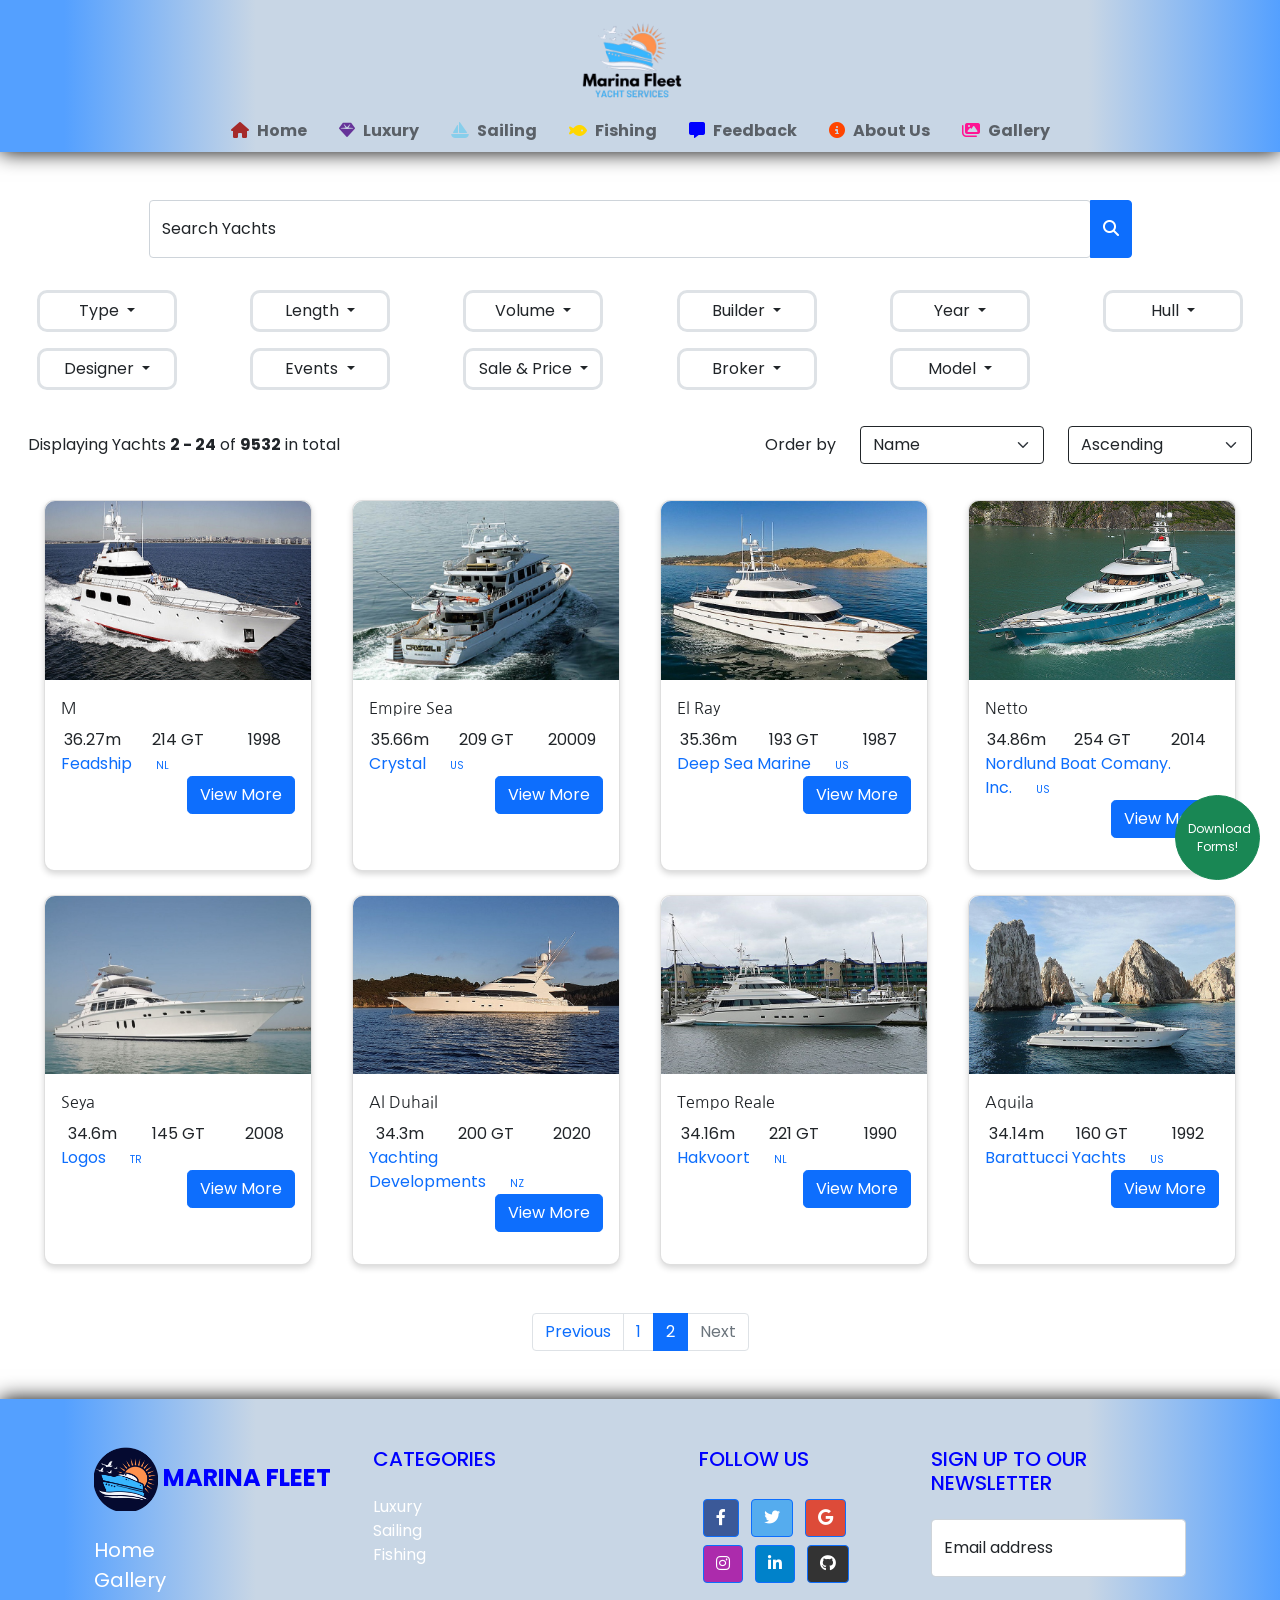
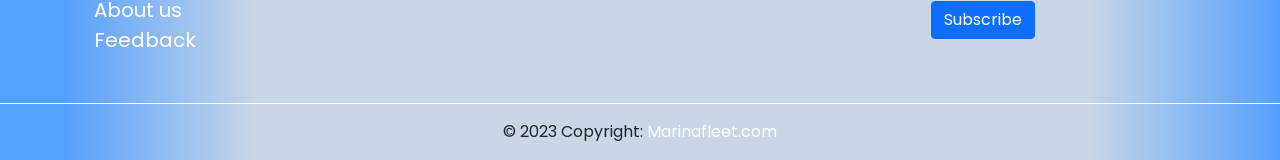
<file: fishing-2.html>
<!DOCTYPE html>
<html lang="en">

<head>
    <meta charset="UTF-8">
    <meta http-equiv="X-UA-Compatible" content="IE=edge">
    <meta name="viewport" content="width=device-width, initial-scale=1.0">
    <title>Fishing | Marina Fleet</title>
    <!-- Website icon -->
    <link rel="shortcut icon" href="assets/Images/Marina Fleet 1.png">

    <!-- This is my jQuery UI CSS File -->
    <link rel="stylesheet" href="assets/jquery/jquery-ui-1.13.2.custom/jquery-ui.min.css">

    <!-- This is my Bootstrap CSS File -->
    <link rel="stylesheet" href="assets/Bootstrap/css/bootstrap.min.css">

    <!-- This is my FontAwesome CSS File -->
    <link rel="stylesheet" href="assets/Font Awesome/css/all.min.css">

    <!-- This is my WOW Animation CSS File -->
    <link rel="stylesheet" href="assets/WOW/animate.css">

    <!-- This is my Customized CSS File -->
    <link rel="stylesheet" href="style.css">
</head>

<body>
<!-- Download Button -->  
<a href="download-forms.html" class="text-decoration-none"><button class="btn btn-success rounded-circle download">Download Forms!</button></a>
<!-- Download Button -->
    
    <!-- Navbar -->
<nav class="navbar navbar-expand-lg navbar-light sticky-top">
    <button
    class="navbar-toggler ms-1"
    type="button"
    data-bs-toggle="collapse"
    data-bs-target="#navbarSupportedContent"
    aria-controls="navbarSupportedContent"
    aria-expanded="false"
    aria-label="Toggle navigation"
  >
    <i class="fas fa-bars"></i>
  </button>
  <div class="container d-flex justify-content-center">
    <div class="row">
      <div class="col-12 d-flex justify-content-center">
        <a class="navbar-brand h-25" href="index.html"
        ><img
          src="assets/Images/Marina Fleet Logo.png"
          alt="Logo"
          draggable="false"
          height="100px"
      /></a>
      </div>
      <div class="col-12 d-flex justify-content-center">
        <div class="collapse navbar-collapse" id="navbarSupportedContent">
          <ul class="navbar-nav align-items-center mx-auto">
            <li class="nav-item">
              <a class="nav-link mx-2 hover_effect" href="index.html"><i class="fa-solid fa-house pe-2" style="color: brown;"></i>Home</a>
            </li>
            <li class="nav-item">
              <a class="nav-link mx-2 hover_effect" href="luxury.html"><i class="fa-solid fa-gem pe-2" style="color: rebeccapurple"></i>Luxury</a>
            </li>
            <li class="nav-item">
              <a class="nav-link mx-2 hover_effect" href="sailing.html"><i class="fa-solid fa-sailboat pe-2" style="color: skyblue"></i>Sailing</a>
            </li>
            <li class="nav-item">
              <a class="nav-link mx-2 hover_effect" href="fishing.html"><i class="fa-solid fa-fish pe-2" style="color: gold"></i>Fishing</a>
            </li>
            <li class="nav-item">
              <a class="nav-link mx-2 hover_effect" href="feedback.html"><i class="fa-solid fa-message pe-2" style="color: blue;"></i>Feedback</a>
            </li>
            <li class="nav-item">
              <a class="nav-link mx-2 hover_effect" href="about.html"><i class="fa-solid fa-circle-info pe-2" style="color: orangered"></i>About Us</a>
            </li>
            <li class="nav-item">
              <a class="nav-link mx-2 hover_effect" href="gallery.html"><i class="fa-solid fa-images pe-2" style="color: deeppink"></i>Gallery</a>
            </li>
          </ul>
        </div>
      </div>
    </div>
  </div>
</nav>
<!-- Navbar -->
    
<!--Filter Section starts here-->
<div class="container-fluid mb-3 mt-5">
    <div class="row justify-content-center">
        <div class="col">
            <div class="input-group justify-content-center font-size">
          <div class="form-floating w-75">
            <input type="search" id="form1" class="form-control" placeholder="Seach Yachts" style="box-shadow: none;">
            <label class="form-label" for="form1">Search Yachts</label>
          </div>
          <button type="button" class="btn btn-primary">
            <i class="fas fa-search"></i>
          </button>
            </div>
        </div>
    </div>
    <div class="row row-cols-lg-6 row-cols-md-4 row-cols-sm-3 row-cols-1 text-center my-4 dropdown-row">
        <div class="col my-2">
            <div class="dropdown">
              <button class="btn btn-white dropdown-toggle border border-3 dropdown-btn" type="button" id="dropdownMenuButton1" data-bs-toggle="dropdown" aria-expanded="false">
                Type
              </button>
              <ul class="dropdown-menu" aria-labelledby="dropdownMenuButton1" style="box-shadow: 0 5px 5px #888888;">
                <li><a class="dropdown-item" href="#">Motor</a></li>
                <li><a class="dropdown-item" href="#">Sailing</a></li>
                <li><a class="dropdown-item disabled bg-light text-black" style="font-size: small" href="#">Subtype :</a></li>
                <li><a class="dropdown-item" href="#">Conversion</a></li>
                <li><a class="dropdown-item" href="#">Explorer</a></li>
                <li><a class="dropdown-item" href="#">Flybridge</a></li>
                <li><a class="dropdown-item" href="#">Julet</a></li>
                <li><a class="dropdown-item" href="#">J Class</a></li>
                <li><a class="dropdown-item" href="#">Maxi</a></li>
                <li><a class="dropdown-item" href="#">Motor Sailer</a></li>
                <li><a class="dropdown-item" href="#">Sport Boat</a></li>
                <li><a class="dropdown-item" href="#">Sport Fisherman</a></li>
                <li><a class="dropdown-item" href="#">Support Yacht</a></li>
              </ul>
            </div>
        </div>
        <div class="col my-2">
            <div class="dropdown">
              <button class="btn btn-white dropdown-toggle border border-3 dropdown-btn" type="button" id="dropdownMenuButton2" data-bs-toggle="dropdown" aria-expanded="false">
                Length
              </button>
              <ul class="dropdown-menu" aria-labelledby="dropdownMenuButton2" style="box-shadow: 0 5px 5px #888888;">
                <li><a class="dropdown-item" href="#">30m-</a></li>
                <li><a class="dropdown-item" href="#">30m+</a></li>
                <li><a class="dropdown-item" href="#">24m-30m</a></li>
                <hr class="my-2">
                <li><a class="dropdown-item" href="#">100m+</a></li>
                <li><a class="dropdown-item" href="#">80m-100m</a></li>
                <li><a class="dropdown-item" href="#">60m-80m</a></li>
                <li><a class="dropdown-item" href="#">50m-60m</a></li>
                <li><a class="dropdown-item" href="#">40m-50m</a></li>
                <li><a class="dropdown-item" href="#">30m-40m</a></li>
              </ul>
            </div>
        </div>
        <div class="col my-2">
            <div class="dropdown">
              <button class="btn btn-white dropdown-toggle border border-3 dropdown-btn" type="button" id="dropdownMenuButton3" data-bs-toggle="dropdown" aria-expanded="false">
                Volume
              </button>
              <ul class="dropdown-menu" aria-labelledby="dropdownMenuButton3" style="box-shadow: 0 5px 5px #888888;">
                <li><a class="dropdown-item" href="#">500gt-</a></li>
                <li><a class="dropdown-item" href="#">500gt+</a></li>
                <hr class="my-2">
                <li><a class="dropdown-item" href="#">200gt-</a></li>
                <li><a class="dropdown-item" href="#">200gt-300gt</a></li>
                <li><a class="dropdown-item" href="#">300gt-500gt</a></li>
                <li><a class="dropdown-item" href="#">500gt-750gt</a></li>
                <li><a class="dropdown-item" href="#">750gt-1000gt</a></li>
                <li><a class="dropdown-item" href="#">1000gt-1500gt</a></li>
                <li><a class="dropdown-item" href="#">1500gt+</a></li>
              </ul>
            </div>
        </div>
        <div class="col my-2">
            <div class="dropdown">
              <button class="btn btn-white dropdown-toggle border border-3 dropdown-btn" type="button" id="dropdownMenuButton4" data-bs-toggle="dropdown" aria-expanded="false">
                Builder
              </button>
              <ul class="dropdown-menu" aria-labelledby="dropdownMenuButton4" style="box-shadow: 0 5px 5px #888888;">
                <li><a class="dropdown-item" href="#">Nobiskrug</a></li>
                <li><a class="dropdown-item" href="#">Amels</a></li>
                <li><a class="dropdown-item" href="#">Lursen</a></li>
                <li><a class="dropdown-item" href="#">Feadship</a></li>
                <li><a class="dropdown-item" href="#">Abeking and Rasmussen</a></li>
                <li><a class="dropdown-item" href="#">Perini Navi</a></li>
                <li><a class="dropdown-item" href="#">Heesen</a></li>
                <li><a class="dropdown-item" href="#">Oceanco</a></li>
                <li><a class="dropdown-item" href="#">Benetti</a></li>
                <li><a class="dropdown-item" href="#">Westport</a></li>
                <li><a class="dropdown-item" href="#">Azimut</a></li>
                <li><a class="dropdown-item" href="#">Sanlorenzo</a></li>
                <li><a class="dropdown-item" href="#">Admiral</a></li>
                <li><a class="dropdown-item disabled bg-light text-black" style="font-size: small" href="#">Country :</a></li>
                <li><a class="dropdown-item" href="#">Germany</a></li>
                <li><a class="dropdown-item" href="#">Italy</a></li>
                <li><a class="dropdown-item" href="#">Netherlands</a></li>
                <li><a class="dropdown-item" href="#">Taiwan</a></li>
                <li><a class="dropdown-item" href="#">Turkey</a></li>
                <li><a class="dropdown-item" href="#">United States</a></li>
              </ul>
            </div>
        </div>
        <div class="col my-2">
            <div class="dropdown">
              <button class="btn btn-white dropdown-toggle border border-3 dropdown-btn" type="button" id="dropdownMenuButton5" data-bs-toggle="dropdown" aria-expanded="false">
                Year
              </button>
              <ul class="dropdown-menu" aria-labelledby="dropdownMenuButton5" style="box-shadow: 0 5px 5px #888888;">
                <li><a class="dropdown-item" href="#">2023</a></li>
                <li><a class="dropdown-item" href="#">2022</a></li>
                <li><a class="dropdown-item" href="#">2021</a></li>
                <li><a class="dropdown-item" href="#">2020</a></li>
                <li><a class="dropdown-item" href="#">2019</a></li>
                <hr class="my-2">
                <li><a class="dropdown-item" href="#">&ge; 2018</a></li>
                <li><a class="dropdown-item" href="#">2013-2017</a></li>
                <li><a class="dropdown-item" href="#">2003-2012</a></li>
                <li><a class="dropdown-item" href="#">&le; 2002</a></li>
              </ul>
            </div>
        </div>
        <div class="col my-2">
            <div class="dropdown">
              <button class="btn btn-white dropdown-toggle border border-3 dropdown-btn" type="button" id="dropdownMenuButton6" data-bs-toggle="dropdown" aria-expanded="false">
                Hull
              </button>
              <ul class="dropdown-menu" aria-labelledby="dropdownMenuButton6" style="box-shadow: 0 5px 5px #888888;">
                <li><a class="dropdown-item" href="#">Steel</a></li>
                <li><a class="dropdown-item" href="#">Aluminium</a></li>
                <li><a class="dropdown-item" href="#">GRP</a></li>
                <li><a class="dropdown-item" href="#">Wood</a></li>
                <li><a class="dropdown-item disabled bg-light text-black" style="font-size: small" href="#">Configuration :</a></li>
                <li><a class="dropdown-item" href="#">Displacement</a></li>
                <li><a class="dropdown-item" href="#">Planning</a></li>
                <li><a class="dropdown-item" href="#">Semi Displacement</a></li>
                <li><a class="dropdown-item" href="#">Fast Displacement</a></li>
                <li><a class="dropdown-item disabled bg-light text-black" style="font-size: small" href="#">Type :</a></li>
                <li><a class="dropdown-item" href="#">Mono hull</a></li>
                <li><a class="dropdown-item" href="#">Catamaran</a></li>
                <li><a class="dropdown-item" href="#">Trimaran</a></li>
              </ul>
            </div>
        </div>
        <div class="col my-2">
            <div class="dropdown">
              <button class="btn btn-white dropdown-toggle border border-3 dropdown-btn" type="button" id="dropdownMenuButton7" data-bs-toggle="dropdown" aria-expanded="false">
                Designer
              </button>
              <ul class="dropdown-menu" aria-labelledby="dropdownMenuButton7" style="box-shadow: 0 5px 5px #888888;">
                <li><a class="dropdown-item" href="#">Tim Heywood</a></li>
                <li><a class="dropdown-item" href="#">Terence Disdayle</a></li>
                <li><a class="dropdown-item" href="#">Diana Yacht Design</a></li>
                <li><a class="dropdown-item" href="#">Vripack</a></li>
                <li><a class="dropdown-item" href="#">Bennenberg &amp; Rovel</a></li>
                <li><a class="dropdown-item" href="#">Reymond Langton</a></li>
                <li><a class="dropdown-item" href="#">RWD</a></li>
                <li><a class="dropdown-item" href="#">Nuvolari Lenard</a></li>
                <li><a class="dropdown-item" href="#">Winch</a></li>
                <li><a class="dropdown-item" href="#">Espen Oeino</a></li>
                <li><a class="dropdown-item" href="#">H2</a></li>
                <li><a class="dropdown-item" href="#">Luiz de Basto</a></li>
              </ul>
            </div>
        </div>
        <div class="col my-2">
            <div class="dropdown">
              <button class="btn btn-white dropdown-toggle border border-3 dropdown-btn" type="button" id="dropdownMenuButton8" data-bs-toggle="dropdown" aria-expanded="false">
                Events
              </button>
              <ul class="dropdown-menu" aria-labelledby="dropdownMenuButton8" style="box-shadow: 0 5px 5px #888888;">
                <li><a class="dropdown-item" href="#">Monaco Yacht Show - 2022</a></li>
                <li><a class="dropdown-item" href="#">Cannes Yachting Festival - 2022</a></li>
                <li><a class="dropdown-item" href="#">Fort Lauderdale International Boat Show - 2022</a></li>
              </ul>
            </div>
        </div>
        <div class="col my-2">
            <div class="dropdown">
              <button class="btn btn-white dropdown-toggle border border-3 dropdown-btn" type="button" id="dropdownMenuButton9" data-bs-toggle="dropdown" aria-expanded="false">
                Sale &amp; Price
              </button>
              <ul class="dropdown-menu" aria-labelledby="dropdownMenuButton9" style="box-shadow: 0 5px 5px #888888;">
                <li><a class="dropdown-item" href="#">For Sale</a></li>
                <li><a class="dropdown-item disabled bg-light text-black" style="font-size: small" href="#">Price :</a></li>
                <li><a class="dropdown-item" href="#">&le; &euro;1M</a></li>
                <li><a class="dropdown-item" href="#">&euro;1-2M</a></li>
                <li><a class="dropdown-item" href="#">&euro;2-5M</a></li>
                <li><a class="dropdown-item" href="#">&euro;5-10M</a></li>
                <li><a class="dropdown-item" href="#">&euro;10-15M</a></li>
                <li><a class="dropdown-item" href="#">&euro;15-25M</a></li>
                <li><a class="dropdown-item" href="#">&ge; &euro;25M</a></li>
              </ul>
            </div>
        </div>
        <div class="col my-2">
            <div class="dropdown">
              <button class="btn btn-white dropdown-toggle border border-3 dropdown-btn" type="button" id="dropdownMenuButton10" data-bs-toggle="dropdown" aria-expanded="false">
                Broker
              </button>
              <ul class="dropdown-menu" aria-labelledby="dropdownMenuButton10" style="box-shadow: 0 5px 5px #888888;">
                <li><a class="dropdown-item" href="#">Burgess</a></li>
                <li><a class="dropdown-item" href="#">SuperYachtsMonaco</a></li>
                <li><a class="dropdown-item" href="#">Edmiston</a></li>
                <li><a class="dropdown-item" href="#">Engel &amp; V&ouml;lkers Yachting</a></li>
                <li><a class="dropdown-item" href="#">Bennenberg &amp; Rovel</a></li>
                <li><a class="dropdown-item" href="#">Ocean Independence</a></li>
                <li><a class="dropdown-item" href="#">IYC</a></li>
                <li><a class="dropdown-item" href="#">Imperial Yachts</a></li>
                <li><a class="dropdown-item" href="#">Fraser</a></li>
                <li><a class="dropdown-item" href="#">Bluewater Yachting</a></li>
                <li><a class="dropdown-item" href="#">Y.CO</a></li>
                <li><a class="dropdown-item" href="#">Denison Yachting</a></li>
              </ul>
            </div>
        </div>
        <div class="col my-2">
            <div class="dropdown">
              <button class="btn btn-white dropdown-toggle border border-3 dropdown-btn" type="button" id="dropdownMenuButton11" data-bs-toggle="dropdown" aria-expanded="false">
                Model
              </button>
              <ul class="dropdown-menu" aria-labelledby="dropdownMenuButton11" style="box-shadow: 0 5px 5px #888888;">
                <li><a class="dropdown-item" href="#">Benetti Classic 35</a></li>
                <li><a class="dropdown-item" href="#">Mangusta 130</a></li>
                <li><a class="dropdown-item" href="#">Mangusta 108</a></li>
                <li><a class="dropdown-item" href="#">Westport 130</a></li>
                <li><a class="dropdown-item" href="#">Westport 112</a></li>
                <li><a class="dropdown-item" href="#">Mangusta 165</a></li>
                <li><a class="dropdown-item" href="#">Sanlorenzo SD122</a></li>
                <li><a class="dropdown-item" href="#">Custom Line 120</a></li>
                <li><a class="dropdown-item" href="#">Sunseeker 116</a></li>
                <li><a class="dropdown-item" href="#">Sunseeker 131</a></li>
                <li><a class="dropdown-item" href="#">Princess 35M</a></li>
                <li><a class="dropdown-item" href="#">Benetti Fast 125</a></li>
              </ul>
            </div>
        </div>
    </div>
    <div class="row row-cols-lg-2 row-cols-md-2 row-cols-sm-1 row-cols-1 align-items-center px-3">
        <div class="col fw-normal">
            Displaying Yachts <span class="fw-bolder">2 - 24</span> of <span class="fw-bolder">9532</span> in total
        </div>
        <hr class="d-none hr-d-none my-3">
        <div class="col justify-content-center">
            <div class="row row-cols-lg-3 row-cols-md-2 row-cols-sm-1 row-cols-1 justify-content-end align-items-center">
                <div class="col right">Order by</div>
                <div class="col justify-content-center my-1">
                    <select class="form-select border-dark" aria-label="Default select example">
                      <option selected>Name</option>
                      <option value="1">Type</option>
                      <option value="2">Length overall</option>
                      <option value="3">Gross Tonnage</option>
                      <option value="4">Year</option>
                      <option value="5">Price</option>
                      <option value="6">Random</option>
                    </select>
                </div>
                <div class="col justify-content-center my-1">
                    <select class="form-select border-dark" aria-label="Default select example">
                      <option selected>Ascending</option>
                      <option value="1">Descending</option>
                    </select>
                </div>
            </div>
        </div>
    </div>
</div>
<!--Filter Section ends here-->
    
<!--Card Section starts here-->
<div class="container-fluid mb-4 mt-2">
    <div class="row row-cols-xl-4 row-cols-lg-3 row-cols-md-2 row-cols-sm-2 row-cols-1 justify-content-center p-2 m-1">
        <div class="col mb-4">
            <div class="card hover-bs m-2 wow rotateIn" data-wow-duration="1.5s" style="border-radius: 10px;box-shadow: 0 3px 6px 0 #00000029;">
              <img src="assets/Images/M Yacht.jpeg" class="card-img-top" alt="M Yacht" style="border-radius: 10px 10px 0 0;">
              <div class="card-body">
                <p class="card-title ff-gothic">M</p>
                <div class="row justify-content-center align-items-center text-center">
                    <div class="col">36.27m</div>
                    <div class="col">214 GT</div>
                    <div class="col">1998</div>
                </div>
                <div class="row align-items-center text-primary">
                    <div class="col">Feadship<span class="mx-4" style="font-size: 10px;">NL</span></div>
                </div>
                <div class="row align-items-center">
                    <div class="col" style="text-align: right;">
                        <button class="btn btn-primary rounded-3 open1">View More</button>
                    </div>
                </div>
              </div>
            </div>
        </div>
        <div class="col mb-4">
            <div class="card hover-bs m-2 wow rotateIn" data-wow-duration="1.7s" style="border-radius: 10px;box-shadow: 0 3px 6px 0 #00000029;">
              <img src="assets/Images/Empire Sea Yacht.jpg" class="card-img-top" alt="Empire Sea Yacht" style="border-radius: 10px 10px 0 0;">
              <div class="card-body">
                <p class="card-title ff-gothic">Empire Sea</p>
                <div class="row justify-content-center align-items-center text-center">
                    <div class="col">35.66m</div>
                    <div class="col">209 GT</div>
                    <div class="col">20009</div>
                </div>
                <div class="row align-items-center text-primary">
                    <div class="col">Crystal<span class="mx-4" style="font-size: 10px;">US</span></div>
                </div>
                <div class="row align-items-center">
                    <div class="col" style="text-align: right;">
                        <button class="btn btn-primary rounded-3 open2">View More</button>
                    </div>
                </div>
              </div>
            </div>
        </div>
        <div class="col mb-4">
            <div class="card hover-bs m-2 wow rotateIn" data-wow-duration="1.9s" style="border-radius: 10px;box-shadow: 0 3px 6px 0 #00000029;">
              <img src="assets/Images/El Rey Yacht.jpg" class="card-img-top" alt="El Rey Yacht" style="border-radius: 10px 10px 0 0;">
              <div class="card-body">
                <p class="card-title ff-gothic">El Ray</p>
                <div class="row justify-content-center align-items-center text-center">
                    <div class="col">35.36m</div>
                    <div class="col">193 GT</div>
                    <div class="col">1987</div>
                </div>
                <div class="row align-items-center text-primary">
                    <div class="col">Deep Sea Marine<span class="mx-4" style="font-size: 10px;">US</span></div>
                </div>
                <div class="row align-items-center">
                    <div class="col" style="text-align: right;">
                        <button class="btn btn-primary rounded-3 open3">View More</button>
                    </div>
                </div>
              </div>
            </div>
        </div>
        <div class="col mb-4">
            <div class="card hover-bs m-2 wow rotateIn" data-wow-duration="2.1s" style="border-radius: 10px;box-shadow: 0 3px 6px 0 #00000029;">
              <img src="assets/Images/Netto Yacht.jpg" class="card-img-top" alt="Netto Yacht" style="border-radius: 10px 10px 0 0;">
              <div class="card-body">
                <p class="card-title ff-gothic">Netto</p>
                <div class="row justify-content-center align-items-center text-center">
                    <div class="col">34.86m</div>
                    <div class="col">254 GT</div>
                    <div class="col">2014</div>
                </div>
                <div class="row align-items-center text-primary">
                    <div class="col">Nordlund Boat Comany. Inc.<span class="mx-4" style="font-size: 10px;">US</span></div>
                </div>
                <div class="row align-items-center">
                    <div class="col" style="text-align: right;">
                        <button class="btn btn-primary rounded-3 open4">View More</button>
                    </div>
                </div>
              </div>
            </div>
        </div>
        <div class="col mb-4">
            <div class="card hover-bs m-2 wow rotateIn" data-wow-duration="2.3s" style="border-radius: 10px;box-shadow: 0 3px 6px 0 #00000029;">
              <img src="assets/Images/Seya Yacht.jpg" class="card-img-top" alt="Seya Yacht" style="border-radius: 10px 10px 0 0;">
              <div class="card-body">
                <p class="card-title ff-gothic">Seya</p>
                <div class="row justify-content-center align-items-center text-center">
                    <div class="col">34.6m</div>
                    <div class="col">145 GT</div>
                    <div class="col">2008</div>
                </div>
                <div class="row align-items-center text-primary">
                    <div class="col">Logos<span class="mx-4" style="font-size: 10px;">TR</span></div>
                </div>
                <div class="row align-items-center">
                    <div class="col" style="text-align: right;">
                        <button class="btn btn-primary rounded-3 open5">View More</button>
                    </div>
                </div>
              </div>
            </div>
        </div>
        <div class="col mb-4">
            <div class="card hover-bs m-2 wow rotateIn" data-wow-duration="2.5s" style="border-radius: 10px;box-shadow: 0 3px 6px 0 #00000029;">
              <img src="assets/Images/Al Duhail Yacht.jpg" class="card-img-top" alt="Al Duhail Yacht" style="border-radius: 10px 10px 0 0;">
              <div class="card-body">
                <p class="card-title ff-gothic">Al Duhail</p>
                <div class="row justify-content-center align-items-center text-center">
                    <div class="col">34.3m</div>
                    <div class="col">200 GT</div>
                    <div class="col">2020</div>
                </div>
                <div class="row align-items-center text-primary">
                    <div class="col">Yachting Developments<span class="mx-4" style="font-size: 10px;">NZ</span></div>
                </div>
                <div class="row align-items-center">
                    <div class="col" style="text-align: right;">
                        <button class="btn btn-primary rounded-3 open6">View More</button>
                    </div>
                </div>
              </div>
            </div>
        </div>
        <div class="col mb-4">
            <div class="card hover-bs m-2 wow rotateIn" data-wow-duration="2.7s" style="border-radius: 10px;box-shadow: 0 3px 6px 0 #00000029;">
              <img src="assets/Images/Tempo Reale Yacht.jpg" class="card-img-top" alt="Tempo Reale Yacht" style="border-radius: 10px 10px 0 0;">
              <div class="card-body">
                <p class="card-title ff-gothic">Tempo Reale</p>
                <div class="row justify-content-center align-items-center text-center">
                    <div class="col">34.16m</div>
                    <div class="col">221 GT</div>
                    <div class="col">1990</div>
                </div>
                <div class="row align-items-center text-primary">
                    <div class="col">Hakvoort<span class="mx-4" style="font-size: 10px;">NL</span></div>
                </div>
                <div class="row align-items-center">

                    <div class="col" style="text-align: right;">
                        <button class="btn btn-primary rounded-3 open7">View More</button>
                    </div>
                </div>
              </div>
            </div>
        </div>
        <div class="col mb-4">
            <div class="card hover-bs m-2 wow rotateIn" data-wow-duration="2.9s" style="border-radius: 10px;box-shadow: 0 3px 6px 0 #00000029;">
              <img src="assets/Images/Aquila Yacht.jpeg" class="card-img-top" alt="Aquila Yacht" style="border-radius: 10px 10px 0 0;">
              <div class="card-body">
                <p class="card-title ff-gothic">Aquila</p>
                <div class="row justify-content-center align-items-center text-center">
                    <div class="col">34.14m</div>
                    <div class="col">160 GT</div>
                    <div class="col">1992</div>
                </div>
                <div class="row align-items-center text-primary">
                    <div class="col">Barattucci Yachts<span class="mx-4" style="font-size: 10px;">US</span></div>
                </div>
                <div class="row align-items-center">
                    <div class="col" style="text-align: right;">
                        <button class="btn btn-primary rounded-3 open8">View More</button>
                    </div>
                </div>
              </div>
            </div>
        </div>
    </div>   
</div>
<!--Card Section ends here-->
    
<!--Pagination Section starts here-->
<nav aria-label="Page navigation example" class="my-2">
  <ul class="pagination justify-content-center">
    <li class="page-item">
      <a class="page-link" href="fishing.html">Previous</a>
    </li>
    <li class="page-item"><a class="page-link" href="fishing.html">1</a></li>
    <li class="page-item active"><a class="page-link" href="fishing-2.html">2</a></li>
    <li class="page-item disabled">
      <a class="page-link" href="#">Next</a>
    </li>
  </ul>
</nav>
<!--Pagination Section ends here-->
    
<!--Footer Section starts here-->
    <footer class="text-center text-lg-start mt-xl-5 pt-4">
    <!-- Grid container -->
    <div class="container p-4">
      <!--Grid row-->
      <div class="row">
        <!--Grid column-->
        <div class="col-lg-3 col-md-6 mb-4 mb-lg-0">
          <h5 class="text-uppercase mb-4 fw-bolder fs-4" style="color: blue;">
              <a href="index.html"><img src="assets/Images/Marina Fleet 1.png" alt="" class="w-25"></a>
              Marina Fleet
            </h5>

          <ul class="list-unstyled mb-4">
            <li>
              <a href="index.html" class="text-white fs-5">Home</a>
            </li>
            <li>
              <a href="gallery.html" class="text-white fs-5">Gallery</a>
            </li>
            <li>
              <a href="about.html" class="text-white fs-5">About us</a>
            </li>
            <li>
              <a href="feedback.html" class="text-white fs-5">Feedback</a>
            </li>
          </ul>
        </div>
        <!--Grid column-->

        <!--Grid column-->
        <div class="col-lg-3 col-md-6 mb-4 mb-lg-0">
          <h5 class="text-uppercase mb-4">Categories</h5>

          <ul class="list-unstyled">
            <li>
              <a href="#!" class="text-white">Luxury</a>
            </li>
            <li>
              <a href="#!" class="text-white">Sailing</a>
            </li>
            <li>
              <a href="#!" class="text-white">Fishing</a>
            </li>
          </ul>
        </div>
        <!--Grid column-->

        <!--Grid column-->
        <div class="col-md-3 col-lg-2 col-xl-2 mx-auto">
            <h5 class="text-uppercase mb-4">Follow us</h5>

            <!-- Facebook -->
            <a class="btn btn-primary btn-floating m-1" style="background-color: #3b5998" href="https://facebook.com/" target="_blank" role="button"><i class="fab fa-facebook-f"></i></a>

            <!-- Twitter -->
            <a class="btn btn-primary btn-floating m-1" style="background-color: #55acee" href="https://twitter.com/" target="_blank" role="button"><i class="fab fa-twitter"></i></a>

            <!-- Google -->
            <a class="btn btn-primary btn-floating m-1" style="background-color: #dd4b39" href="https://google.com/" target="_blank" role="button"><i class="fab fa-google"></i></a>

            <!-- Instagram -->
            <a class="btn btn-primary btn-floating m-1" style="background-color: #ac2bac" href="https://instagram.com/" target="_blank" role="button"><i class="fab fa-instagram"></i></a>

            <!-- Linkedin -->
            <a class="btn btn-primary btn-floating m-1" style="background-color: #0082ca" href="https://linkedin.com/" target="_blank" role="button"><i class="fab fa-linkedin-in"></i></a>
            <!-- Github -->
            <a class="btn btn-primary btn-floating m-1" style="background-color: #333333" href="https://github.com/" target="_blank" role="button"><i class="fab fa-github"></i></a>
          </div>
        <!--Grid column-->

        <!--Grid column-->
        <div class="col-lg-3 col-md-6 mb-4 mb-lg-0">
          <h5 class="text-uppercase mb-4">Sign up to our newsletter</h5>

          <div class="form-floating form-white mb-4">
            <input type="email" id="floatingInput" class="form-control" placeholder="name@example.com"/>
            <label for="floatingInput">Email address</label>
          </div>

          <button type="submit" class="btn btn-primary">Subscribe</button>
        </div>
        <!--Grid column-->
      </div>
      <!--Grid row-->
    </div>
    <!-- Grid container -->

    <!-- Copyright -->
    <div class="text-center p-3 border-top border-white">
      © 2023 Copyright:
      <a class="text-white" href="index.html">Marinafleet.com</a>
    </div>
    <!-- Copyright -->
  </footer>
<!--Footer Section ends here-->
    
<!--Popup Section starts here-->
<div id="main1" class="container-fluid top-0 bg-black bg-opacity-50 h-100 position-fixed overflow-auto" style="left: 0;z-index: 3;">
  <div class="w-75 h-auto bg-light position-relative justify-content-center" style="top: 25%;left: 15%;">
      <button type="button" class="btn-close" id="close1"></button>
      <div class="row px-5 py-3 justify-content-center">
          <div class="col-lg-5 col-md-7 col-sm-7 col-12">
              <div id="carouselExampleFade1" class="carousel slide carousel-fade" data-bs-ride="carousel">
                <div class="carousel-inner">
                  <div class="carousel-item active">
                    <img src="assets/Images/M Yacht.jpeg" class="d-block w-100" alt="...">
                  </div>
                </div>
              </div>
          </div>
      </div>
      <div class="row px-5 justify-content-center">
          <div class="col-12 text-center">
              <h1 class="ff-gothic fs-3">M Yacht</h1>
              <p class="font-size">
                M is a motor yacht with a length of 36.27m. The yacht's builder is Feadship from Netherlands who delivered superyacht M in 1988. The superyacht has a beam of 7.22m, a draft of 1.83m and a volume of 214 GT.
                <br>

                The sport fisherman yacht, previously named Ozark Lady, Allegra, Detroit Eagle, Gallant Lady, features exterior design by De Voogt Naval Architects, with naval architecture by De Voogt Naval Architects. Up to 8 guests are accommodated on board the superyacht M, and she also has accommodation for 5 crew members including the captain of M. The yacht M has a aluminium hull and aluminium superstructure. She is powered by 2 Detroit Diesel engines, which give her a cruising speed of 21.0 kn and a top speed of 24.0 kn. The yacht has a speed of 21.0 kn. The yacht carries 29,150 liters of fuel on board, and 5,700 liters of water.
              </p>
              <button class="btn btn-primary mb-5">Book Now</button>
          </div>
      </div>
  </div>
</div>
<div id="main2" class="container-fluid top-0 bg-black bg-opacity-50 h-100 position-fixed overflow-auto" style="left: 0;z-index: 3;">
  <div class="w-75 h-auto bg-light position-relative justify-content-center" style="top: 25%;left: 15%;">
      <button type="button" class="btn-close" id="close2"></button>
      <div class="row px-5 py-3 justify-content-center">
          <div class="col-lg-5 col-md-7 col-sm-7 col-12">
              <div id="carouselExampleFade2" class="carousel slide carousel-fade" data-bs-ride="carousel">
                <div class="carousel-inner">
                  <div class="carousel-item active">
                    <img src="assets/Images/Empire Sea Yacht.jpg" class="d-block w-100" alt="...">
                  </div>
                </div>
              </div>
          </div>
      </div>
      <div class="row px-5 justify-content-center">
          <div class="col-12 text-center">
              <h1 class="ff-gothic fs-3">Empire Sea Yacht</h1>
              <p class="font-size">
                Empire Sea is a motor yacht with a length of 35.66m. The yacht's builder is Crystal from United States who delivered superyacht Empire Sea in 2009. The superyacht has a beam of 8.38m, a draft of 1.98m and a volume of 209 GT.
                <br>

                The sport fisherman yacht, previously named Crystal II,. Up to 8 guests are accommodated on board the superyacht Empire Sea, and she also has accommodation for 5 crew members including the captain of Empire Sea. The yacht Empire Sea has a steel hull and aluminium superstructure. She is powered by 2 Caterpillar Inc engines, which give her a cruising speed of 10.0 kn. The yacht has a speed of 10.0 kn. The yacht carries 59,620 liters of fuel on board
              </p>
              <button class="btn btn-primary mb-5">Book Now</button>
          </div>
      </div>
  </div>
</div>
<div id="main3" class="container-fluid top-0 bg-black bg-opacity-50 h-100 position-fixed overflow-auto" style="left: 0;z-index: 3;">
  <div class="w-75 h-auto bg-light position-relative justify-content-center" style="top: 25%;left: 15%;">
      <button type="button" class="btn-close" id="close3"></button>
      <div class="row px-5 py-3 justify-content-center">
          <div class="col-lg-5 col-md-7 col-sm-7 col-12">
              <div id="carouselExampleFade3" class="carousel slide carousel-fade" data-bs-ride="carousel">
                <div class="carousel-inner">
                  <div class="carousel-item active">
                    <img src="assets/Images/El Rey Yacht.jpg" class="d-block w-100" alt="...">
                  </div>
                  <div class="carousel-item">
                    <img src="assets/Images/El Rey Yacht2.jpeg" class="d-block w-100" alt="...">
                  </div>
                  <div class="carousel-item">
                    <img src="assets/Images/El Rey Yacht3.jpeg" class="d-block w-100" alt="...">
                  </div>
                </div>
                <button class="carousel-control-prev" type="button" data-bs-target="#carouselExampleFade3" data-bs-slide="prev">
                  <span class="carousel-control-prev-icon" aria-hidden="true"></span>
                  <span class="visually-hidden">Previous</span>
                </button>
                <button class="carousel-control-next" type="button" data-bs-target="#carouselExampleFade3" data-bs-slide="next">
                  <span class="carousel-control-next-icon" aria-hidden="true"></span>
                  <span class="visually-hidden">Next</span>
                </button>
              </div>
          </div>
      </div>
      <div class="row px-5 justify-content-center">
          <div class="col-12 text-center">
              <h1 class="ff-gothic fs-3">El Ray Yacht</h1>
              <p class="font-size">
                El Rey is a motor yacht with a length of 35.36m. The yacht's builder is Deep Sea Marine from United States who delivered superyacht El Rey in 1987. The superyacht has a beam of 7.72m, a draft of 2.44m and a volume of 193 GT.
                <br>

                The explorer yacht, sport fisherman yacht, previously named Crystal, features exterior design by Jack Sarin Naval Architects, Inc., while her interior was penned by Anita's Interiors and Jack Sarin Naval Architects, Inc., with naval architecture by Jack Sarin Naval Architects, Inc. and Herb David. Up to 10 guests are accommodated on board the superyacht El Rey, and she also has accommodation for 7 crew members including the captain of El Rey. The yacht El Rey has a steel hull and aluminium superstructure. She is powered by 0 Caterpillar Inc engine, which give her a cruising speed of 13.0 kn and a top speed of 16.0 kn. The yacht has a speed of 13.0 kn. The yacht carries 58,295 liters of fuel on board, and 9,462 liters of water.
              </p>
              <button class="btn btn-primary mb-5">Book Now</button>
          </div>
      </div>
  </div>
</div>
<div id="main4" class="container-fluid top-0 bg-black bg-opacity-50 h-100 position-fixed overflow-auto" style="left: 0;z-index: 3;">
  <div class="w-75 h-auto bg-light position-relative justify-content-center" style="top: 25%;left: 15%;">
      <button type="button" class="btn-close" id="close4"></button>
      <div class="row px-5 py-3 justify-content-center">
          <div class="col-lg-5 col-md-7 col-sm-7 col-12">
              <div id="carouselExampleFade4" class="carousel slide carousel-fade" data-bs-ride="carousel">
                <div class="carousel-inner">
                  <div class="carousel-item active">
                    <img src="assets/Images/Netto Yacht.jpg" class="d-block w-100" alt="...">
                  </div>
                  <div class="carousel-item">
                    <img src="assets/Images/Netto Yacht2.jpg" class="d-block w-100" alt="...">
                  </div>
                  <div class="carousel-item">
                    <img src="assets/Images/Netto Yacht3.jpg" class="d-block w-100" alt="...">
                  </div>
                </div>
                <button class="carousel-control-prev" type="button" data-bs-target="#carouselExampleFade4" data-bs-slide="prev">
                  <span class="carousel-control-prev-icon" aria-hidden="true"></span>
                  <span class="visually-hidden">Previous</span>
                </button>
                <button class="carousel-control-next" type="button" data-bs-target="#carouselExampleFade4" data-bs-slide="next">
                  <span class="carousel-control-next-icon" aria-hidden="true"></span>
                  <span class="visually-hidden">Next</span>
                </button>
              </div>
          </div>
      </div>
      <div class="row px-5 justify-content-center">
          <div class="col-12 text-center">
              <h1 class="ff-gothic fs-3">Netto Yacht</h1>
              <p class="font-size">
                Netto is a motor yacht with a length of 34.86m. The yacht's builder is Nordlund Boat Company. Inc. from United States who delivered superyacht Netto in 2014. The superyacht has a beam of 7.62m, a draft of 1.89m and a volume of 254 GT.
                <br>

                The sport fisherman yacht features exterior design by Ed Monk Yacht Design and Jonathan Quinn Barnett Ltd, while her interior was penned by Jonathan Quinn Barnett Ltd, with naval architecture by Ed Monk Yacht Design. Up to 8 guests are accommodated on board the superyacht Netto, and she also has accommodation for 6 crew members including the captain of Netto. The yacht Netto has a grp hull and grp superstructure. She is powered by 2 MTU engines. The yacht carries 22,700 liters of fuel on board, and 3,028 liters of water.
              </p>
              <button class="btn btn-primary mb-5">Book Now</button>
          </div>
      </div>
  </div>
</div>
<div id="main5" class="container-fluid top-0 bg-black bg-opacity-50 h-100 position-fixed overflow-auto" style="left: 0;z-index: 3;">
  <div class="w-75 h-auto bg-light position-relative justify-content-center" style="top: 25%;left: 15%;">
      <button type="button" class="btn-close" id="close5"></button>
      <div class="row px-5 py-3 justify-content-center">
          <div class="col-lg-5 col-md-7 col-sm-7 col-12">
              <div id="carouselExampleFade5" class="carousel slide carousel-fade" data-bs-ride="carousel">
                <div class="carousel-inner">
                  <div class="carousel-item active">
                    <img src="assets/Images/Seya Yacht.jpg" class="d-block w-100" alt="...">
                  </div>
                  <div class="carousel-item">
                    <img src="assets/Images/Seya Yacht2.jpg" class="d-block w-100" alt="...">
                  </div>
                </div>
                <button class="carousel-control-prev" type="button" data-bs-target="#carouselExampleFade5" data-bs-slide="prev">
                  <span class="carousel-control-prev-icon" aria-hidden="true"></span>
                  <span class="visually-hidden">Previous</span>
                </button>
                <button class="carousel-control-next" type="button" data-bs-target="#carouselExampleFade5" data-bs-slide="next">
                  <span class="carousel-control-next-icon" aria-hidden="true"></span>
                  <span class="visually-hidden">Next</span>
                </button>
              </div>
          </div>
      </div>
      <div class="row px-5 justify-content-center">
          <div class="col-12 text-center">
              <h1 class="ff-gothic fs-3">Seya Yacht</h1>
              <p class="font-size">
                Seya is a motor yacht with a length of 34.6m. The yacht's builder is Logos from Turkey who delivered superyacht Seya in 2008. The superyacht has a beam of 8.2m, a draft of 1.8m and a volume of 145 GT.
                <br>

                The sport fisherman yacht features exterior design by Fry Associates Inc. - Fryco, while her interior was penned by Studio Aegean, with naval architecture by Logos Marine Ltd. The yacht Seya has a grp, wood hull and grp, wood superstructure. She is powered by 3 Caterpillar Inc engines, which give her a cruising speed of 26.0 kn and a top speed of 29.0 kn. The yacht has a speed of 26.0 kn. The yacht carries 20,000 liters of fuel on board, and 2,400 liters of water.
              </p>
              <button class="btn btn-primary mb-5">Book Now</button>
          </div>
      </div>
  </div>
</div>
<div id="main6" class="container-fluid top-0 bg-black bg-opacity-50 h-100 position-fixed overflow-auto" style="left: 0;z-index: 3;">
  <div class="w-75 h-auto bg-light position-relative justify-content-center" style="top: 25%;left: 15%;">
      <button type="button" class="btn-close" id="close6"></button>
      <div class="row px-5 py-3 justify-content-center">
          <div class="col-lg-5 col-md-7 col-sm-7 col-12">
              <div id="carouselExampleFade6" class="carousel slide carousel-fade" data-bs-ride="carousel">
                <div class="carousel-inner">
                  <div class="carousel-item active">
                    <img src="assets/Images/Al Duhail Yacht.jpg" class="d-block w-100" alt="...">
                  </div>
                  <div class="carousel-item">
                    <img src="assets/Images/Al Duhail Yacht2.jpg" class="d-block w-100" alt="...">
                  </div>
                  <div class="carousel-item">
                    <img src="assets/Images/Al Duhail Yacht3.jpeg" class="d-block w-100" alt="...">
                  </div>
                </div>
                <button class="carousel-control-prev" type="button" data-bs-target="#carouselExampleFade6" data-bs-slide="prev">
                  <span class="carousel-control-prev-icon" aria-hidden="true"></span>
                  <span class="visually-hidden">Previous</span>
                </button>
                <button class="carousel-control-next" type="button" data-bs-target="#carouselExampleFade6" data-bs-slide="next">
                  <span class="carousel-control-next-icon" aria-hidden="true"></span>
                  <span class="visually-hidden">Next</span>
                </button>
              </div>
          </div>
      </div>
      <div class="row px-5 justify-content-center">
          <div class="col-12 text-center">
              <h1 class="ff-gothic fs-3">Al Duhail Yacht</h1>
              <p class="font-size">
                Al Duhail is a motor yacht with a length of 34.3m. The yacht's builder is Yachting Developments from New Zealand who delivered superyacht Al Duhail in 2020. The superyacht has a beam of 7.5m, a draft of 1.9m and a volume of 200 GT.
                <br>

                The sport fisherman yacht features exterior design by Warwick Yacht Design Ltd, while her interior was penned by Warwick Yacht Design Ltd and Yachting Developments, with naval architecture by Yachting Developments. Up to 10 guests are accommodated on board the superyacht Al Duhail, and she also has accommodation for 5 crew members including the captain of Al Duhail. The yacht Al Duhail has a grp hull and grp superstructure. She is powered by 2 MTU engines, which give her a cruising speed of 20.0 kn and a top speed of 31.0 kn. The yacht has a range of 10.0/2000 n/m nautical miles at a speed of 20.0 kn. The yacht carries 24,000 liters of fuel on board, and 4,000 liters of water.
              </p>
              <button class="btn btn-primary mb-5">Book Now</button>
          </div>
      </div>
  </div>
</div>
<div id="main7" class="container-fluid top-0 bg-black bg-opacity-50 h-100 position-fixed overflow-auto" style="left: 0;z-index: 3;">
  <div class="w-75 h-auto bg-light position-relative justify-content-center" style="top: 25%;left: 15%;">
      <button type="button" class="btn-close" id="close7"></button>
      <div class="row px-5 py-3 justify-content-center">
          <div class="col-lg-5 col-md-7 col-sm-7 col-12">
              <div id="carouselExampleFade7" class="carousel slide carousel-fade" data-bs-ride="carousel">
                <div class="carousel-inner">
                  <div class="carousel-item active">
                    <img src="assets/Images/Tempo Reale Yacht.jpg" class="d-block w-100" alt="...">
                  </div>
                  <div class="carousel-item">
                    <img src="assets/Images/Tempo Reale Yacht2.jpg" class="d-block w-100" alt="...">
                  </div>
                  <div class="carousel-item">
                    <img src="assets/Images/Tempo Reale Yacht3.jpg" class="d-block w-100" alt="...">
                  </div>
                </div>
                <button class="carousel-control-prev" type="button" data-bs-target="#carouselExampleFade7" data-bs-slide="prev">
                  <span class="carousel-control-prev-icon" aria-hidden="true"></span>
                  <span class="visually-hidden">Previous</span>
                </button>
                <button class="carousel-control-next" type="button" data-bs-target="#carouselExampleFade7" data-bs-slide="next">
                  <span class="carousel-control-next-icon" aria-hidden="true"></span>
                  <span class="visually-hidden">Next</span>
                </button>
              </div>
          </div>
      </div>
      <div class="row px-5 justify-content-center">
          <div class="col-12 text-center">
              <h1 class="ff-gothic fs-3">Tempo Reale Yacht</h1>
              <p class="font-size">
                Tempo Reale is a motor yacht with a length of 34.16m. The yacht's builder is Hakvoort from Netherlands who delivered superyacht Tempo Reale in 1990. The superyacht has a beam of 8.0m, a draft of 1.5m and a volume of 221 GT.
                <br>

                The sport fisherman yacht, previously named Ace of Diamonds, Sea Eagle, Sea Bowld, Leiden, Quaeso III, features exterior design by Pieter Beeldsnijder Design, while her interior was penned by Pieter Beeldsnijder Design, with naval architecture by Pieter Beeldsnijder Design. Up to 6 guests are accommodated on board the superyacht Tempo Reale, and she also has accommodation for 4 crew members including the captain of Tempo Reale. The yacht Tempo Reale has a aluminium hull and aluminium superstructure. She is powered by 2 MTU engines, which give her a cruising speed of 25.0 kn and a top speed of 30.0 kn. The yacht has a speed of 25.0 kn. The yacht carries 25,000 liters of fuel on board, and 9,463 liters of water.
              </p>
              <button class="btn btn-primary mb-5">Book Now</button>
          </div>
      </div>
  </div>
</div>
<div id="main8" class="container-fluid top-0 bg-black bg-opacity-50 h-100 position-fixed overflow-auto" style="left: 0;z-index: 3;">
  <div class="w-75 h-auto bg-light position-relative justify-content-center" style="top: 25%;left: 15%;">
      <button type="button" class="btn-close" id="close8"></button>
      <div class="row px-5 py-3 justify-content-center">
          <div class="col-lg-5 col-md-7 col-sm-7 col-12">
              <div id="carouselExampleFade8" class="carousel slide carousel-fade" data-bs-ride="carousel">
                <div class="carousel-inner">
                  <div class="carousel-item active">
                    <img src="assets/Images/Aquila Yacht.jpeg" class="d-block w-100" alt="...">
                  </div>
                  <div class="carousel-item">
                    <img src="assets/Images/Aquila Yacht2.jpg" class="d-block w-100" alt="...">
                  </div>
                  <div class="carousel-item">
                    <img src="assets/Images/Aquila Yacht3.jpg" class="d-block w-100" alt="...">
                  </div>
                </div>
                <button class="carousel-control-prev" type="button" data-bs-target="#carouselExampleFade8" data-bs-slide="prev">
                  <span class="carousel-control-prev-icon" aria-hidden="true"></span>
                  <span class="visually-hidden">Previous</span>
                </button>
                <button class="carousel-control-next" type="button" data-bs-target="#carouselExampleFade8" data-bs-slide="next">
                  <span class="carousel-control-next-icon" aria-hidden="true"></span>
                  <span class="visually-hidden">Next</span>
                </button>
              </div>
          </div>
      </div>
      <div class="row px-5 justify-content-center">
          <div class="col-12 text-center">
              <h1 class="ff-gothic fs-3">Aquila Yacht</h1>
              <p class="font-size">
                Aquila is a motor yacht with a length of 34.14m. The yacht's builder is Barattucci Yachts from United States who delivered superyacht Aquila in 1992. The superyacht has a beam of 7.47m, a draft of 1.98m and a volume of 160 GT.
                <br>

                The sport fisherman yacht, previously named Steadfast, Glory, Mardiosa, features exterior design by Jack Sarin Naval Architects, Inc., with naval architecture by Jack Sarin Naval Architects, Inc.. Up to 8 guests are accommodated on board the superyacht Aquila, and she also has accommodation for 6 crew members including the captain of Aquila. The yacht Aquila has a wood hull and grp superstructure. She is powered by 2 Detroit Diesel engines, which give her a cruising speed of 10.0 kn and a top speed of 17.0 kn. The yacht has a speed of 10.0 kn. The yacht carries 25,360 liters of fuel on board, and 2,271 liters of water.
              </p>
              <button class="btn btn-primary mb-5">Book Now</button>
          </div>
      </div>
  </div>
</div>
<!--Popup Section ends here-->

<!-- This is my jQuery File -->
<script src="assets/jquery/jquery.js"></script>

<!-- This is my jQuery UI Javascript File -->
<script src="assets/jquery/jquery-ui-1.13.2.custom/jquery-ui.min.js"></script>

<!-- This is my Bootstrap Javascript File -->
<script src="assets/Bootstrap/js/bootstrap.min.js"></script>
    
<!--This is my Bootstrap Bundle Javascript File-->
<script src="assets/Bootstrap/js/bootstrap.bundle.min.js"></script>

<!-- This is my WOW Animation Javascript File -->
<script src="assets/WOW/wow.min.js"></script>
<script>
    new WOW().init();
</script>
<script>
$(document).ready(function(){
    $("#main1,#main2,#main3,#main4,#main5,#main6,#main7,#main8").hide();
    $(".dropdown-row .col .dropdown .dropdown-menu .dropdown-item").addClass("font-size");
    
     var availableTags = [
        "Azzam",
        "Fulk Al Salamah",
        "Eclipse",
        "Dubai",
        "Blue",
        "Dibar",
        "Al Said",
        "A+",
        "Prince Abdulaziz",
        "Sassi",
        "Opera",
        "OK",
        "Al Mahrousa",
        "Luminance",
        "Nord",
        "Al Salamah",
        "Sailing Yacht A",
        "Koru",
        "Black Pearl",
        "EOS",
        "Athena",
        "Maltese Falcon",
        "Aquijo",
        "Sea Eagle",
        "M5",
        "Enigma",
        "Badis I",
        "Vertigo",
        "Hetairos",
        "Anatta",
        "Creole",
        "Lamima",
        "Bad Company",
        "Lanakai",
        "Red Sapphire I",
        "Cielo Mare",
        "Obsessions",
        "Mary P",
        "C.Omar",
        "Sea Call",
        "M",
        "Empire Sea",
        "El Ray",
        "Netto",
        "Seya",
        "Al Duhail",
        "Tempo Reale",
        "Aquila"
    ];
    $( "#form1" ).autocomplete({
      source: availableTags
    });

    $("#close1").click(function(){
        $("#main1").fadeOut();
    });
    $(".open1").click(function(){
        $("#main1").fadeIn();
    });
    
    $("#close2").click(function(){
        $("#main2").fadeOut();
    });
    $(".open2").click(function(){
        $("#main2").fadeIn();
    });
    
    $("#close3").click(function(){
        $("#main3").fadeOut();
    });
    $(".open3").click(function(){
        $("#main3").fadeIn();
    });
    
    $("#close4").click(function(){
        $("#main4").fadeOut();
    });
    $(".open4").click(function(){
        $("#main4").fadeIn();
    });
    
    $("#close5").click(function(){
        $("#main5").fadeOut();
    });
    $(".open5").click(function(){
        $("#main5").fadeIn();
    });
    
    $("#close6").click(function(){
        $("#main6").fadeOut();
    });
    $(".open6").click(function(){
        $("#main6").fadeIn();
    });
    
    $("#close7").click(function(){
        $("#main7").fadeOut();
    });
    $(".open7").click(function(){
        $("#main7").fadeIn();
    });
    
    $("#close8").click(function(){
        $("#main8").fadeOut();
    });
    $(".open8").click(function(){
        $("#main8").fadeIn();
    });
});    
</script>
</body>
</html>
</file>
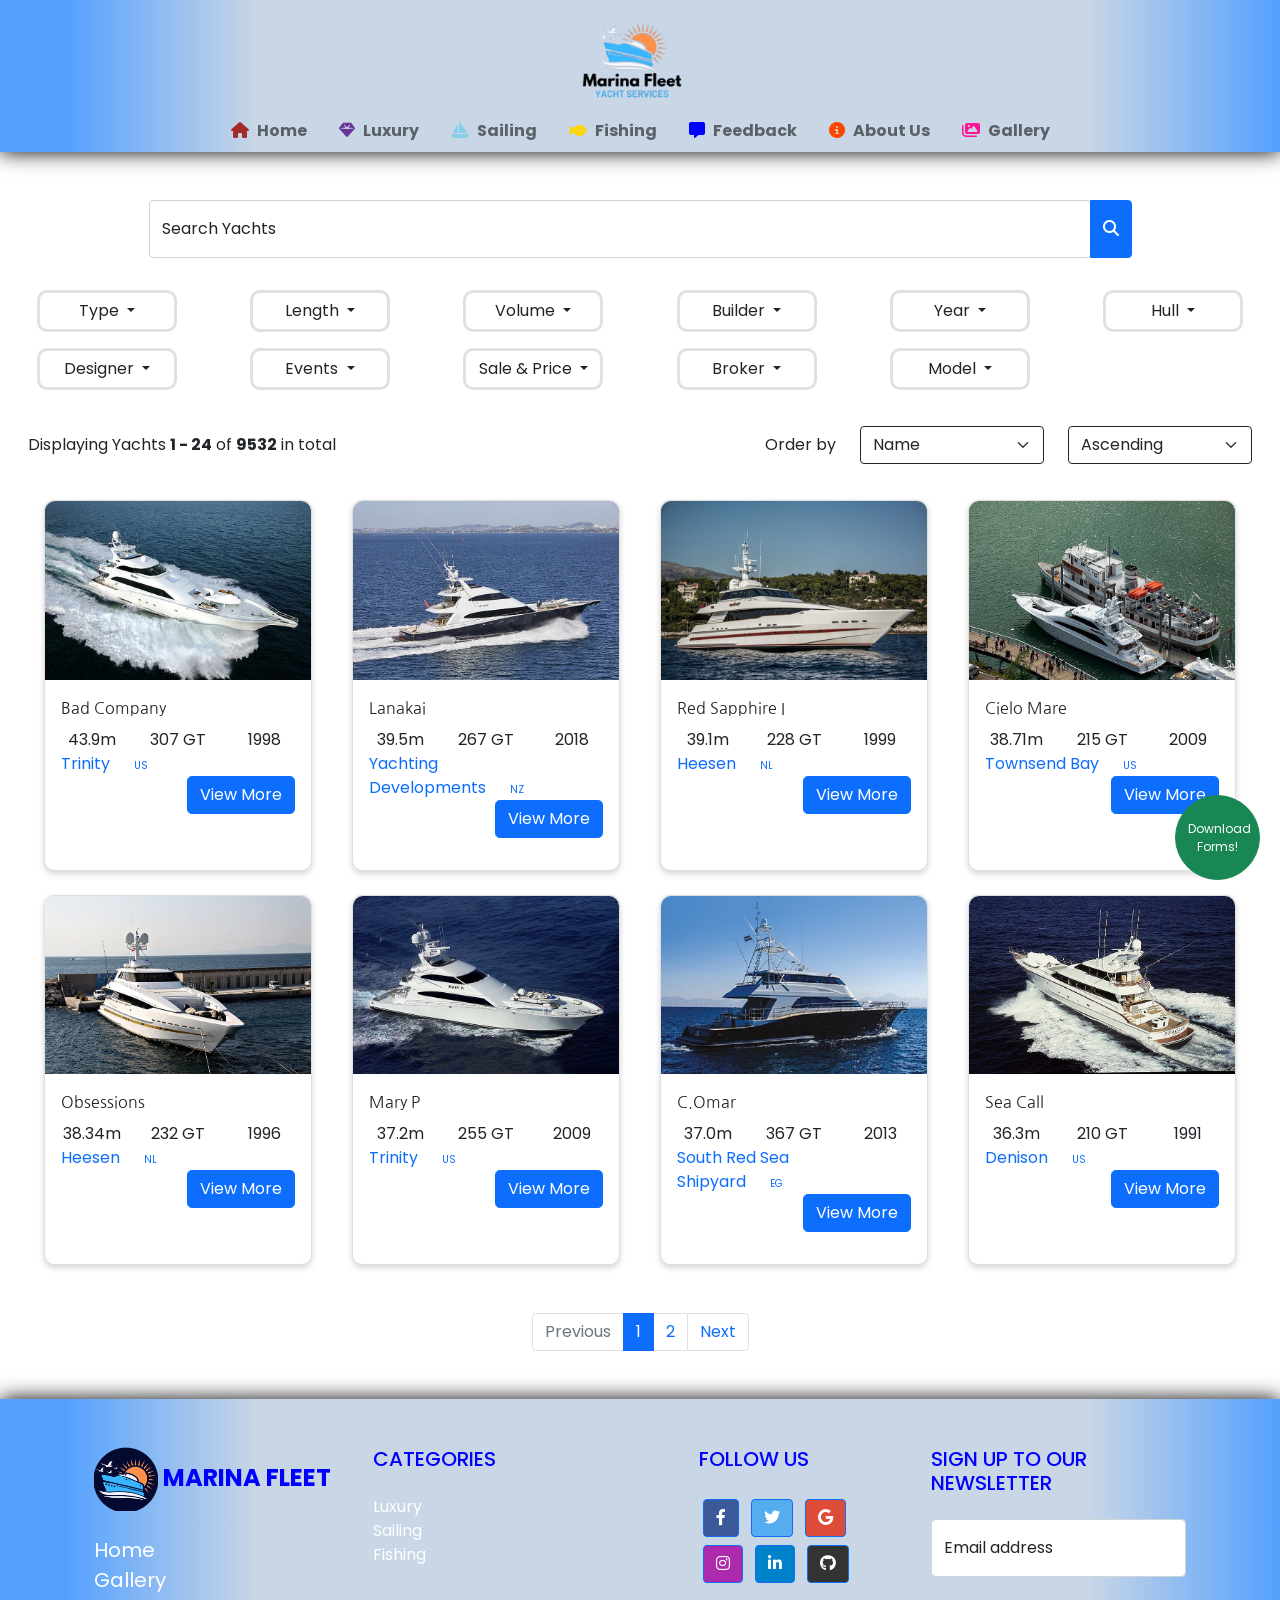
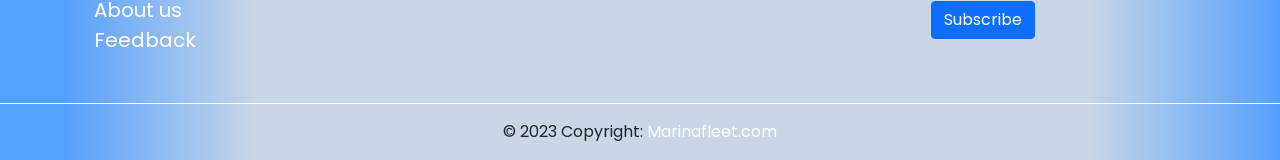
<file: fishing.html>
<!DOCTYPE html>
<html lang="en">

<head>
    <meta charset="UTF-8">
    <meta http-equiv="X-UA-Compatible" content="IE=edge">
    <meta name="viewport" content="width=device-width, initial-scale=1.0">
    <title>Fishing | Marina Fleet</title>
    <!-- Website icon -->
    <link rel="shortcut icon" href="assets/Images/Marina Fleet 1.png">

    <!-- This is my jQuery UI CSS File -->
    <link rel="stylesheet" href="assets/jquery/jquery-ui-1.13.2.custom/jquery-ui.min.css">

    <!-- This is my Bootstrap CSS File -->
    <link rel="stylesheet" href="assets/Bootstrap/css/bootstrap.min.css">

    <!-- This is my FontAwesome CSS File -->
    <link rel="stylesheet" href="assets/Font Awesome/css/all.min.css">

    <!-- This is my WOW Animation CSS File -->
    <link rel="stylesheet" href="assets/WOW/animate.css">

    <!-- This is my Customized CSS File -->
    <link rel="stylesheet" href="style.css">
</head>

<body>
<!-- Download Button -->  
<a href="download-forms.html" class="text-decoration-none"><button class="btn btn-success rounded-circle download">Download Forms!</button></a>
<!-- Download Button -->
    
    <!-- Navbar -->
<nav class="navbar navbar-expand-lg navbar-light sticky-top">
    <button
    class="navbar-toggler ms-1"
    type="button"
    data-bs-toggle="collapse"
    data-bs-target="#navbarSupportedContent"
    aria-controls="navbarSupportedContent"
    aria-expanded="false"
    aria-label="Toggle navigation"
  >
    <i class="fas fa-bars"></i>
  </button>
  <div class="container d-flex justify-content-center">
    <div class="row">
      <div class="col-12 d-flex justify-content-center">
        <a class="navbar-brand h-25" href="index.html"
        ><img
          src="assets/Images/Marina Fleet Logo.png"
          alt="Logo"
          draggable="false"
          height="100px"
      /></a>
      </div>
      <div class="col-12 d-flex justify-content-center">
        <div class="collapse navbar-collapse" id="navbarSupportedContent">
          <ul class="navbar-nav align-items-center mx-auto">
            <li class="nav-item">
              <a class="nav-link mx-2 hover_effect" href="index.html"><i class="fa-solid fa-house pe-2" style="color: brown;"></i>Home</a>
            </li>
            <li class="nav-item">
              <a class="nav-link mx-2 hover_effect" href="luxury.html"><i class="fa-solid fa-gem pe-2" style="color: rebeccapurple"></i>Luxury</a>
            </li>
            <li class="nav-item">
              <a class="nav-link mx-2 hover_effect" href="sailing.html"><i class="fa-solid fa-sailboat pe-2" style="color: skyblue"></i>Sailing</a>
            </li>
            <li class="nav-item">
              <a class="nav-link mx-2 hover_effect" href="fishing.html"><i class="fa-solid fa-fish pe-2" style="color: gold"></i>Fishing</a>
            </li>
            <li class="nav-item">
              <a class="nav-link mx-2 hover_effect" href="feedback.html"><i class="fa-solid fa-message pe-2" style="color: blue;"></i>Feedback</a>
            </li>
            <li class="nav-item">
              <a class="nav-link mx-2 hover_effect" href="about.html"><i class="fa-solid fa-circle-info pe-2" style="color: orangered"></i>About Us</a>
            </li>
            <li class="nav-item">
              <a class="nav-link mx-2 hover_effect" href="gallery.html"><i class="fa-solid fa-images pe-2" style="color: deeppink"></i>Gallery</a>
            </li>
          </ul>
        </div>
      </div>
    </div>
  </div>
</nav>
<!-- Navbar -->
    
<!--Filter Section starts here-->
<div class="container-fluid mb-3 mt-5">
    <div class="row justify-content-center">
        <div class="col">
            <div class="input-group justify-content-center font-size">
          <div class="form-floating w-75">
            <input type="search" id="form1" class="form-control" placeholder="Seach Yachts" style="box-shadow: none;">
            <label class="form-label" for="form1">Search Yachts</label>
          </div>
          <button type="button" class="btn btn-primary">
            <i class="fas fa-search"></i>
          </button>
            </div>
        </div>
    </div>
    <div class="row row-cols-lg-6 row-cols-md-4 row-cols-sm-3 row-cols-1 text-center my-4 dropdown-row">
        <div class="col my-2">
            <div class="dropdown">
              <button class="btn btn-white dropdown-toggle border border-3 dropdown-btn" type="button" id="dropdownMenuButton1" data-bs-toggle="dropdown" aria-expanded="false">
                Type
              </button>
              <ul class="dropdown-menu" aria-labelledby="dropdownMenuButton1" style="box-shadow: 0 5px 5px #888888;">
                <li><a class="dropdown-item" href="#">Motor</a></li>
                <li><a class="dropdown-item" href="#">Sailing</a></li>
                <li><a class="dropdown-item disabled bg-light text-black" style="font-size: small" href="#">Subtype :</a></li>
                <li><a class="dropdown-item" href="#">Conversion</a></li>
                <li><a class="dropdown-item" href="#">Explorer</a></li>
                <li><a class="dropdown-item" href="#">Flybridge</a></li>
                <li><a class="dropdown-item" href="#">Julet</a></li>
                <li><a class="dropdown-item" href="#">J Class</a></li>
                <li><a class="dropdown-item" href="#">Maxi</a></li>
                <li><a class="dropdown-item" href="#">Motor Sailer</a></li>
                <li><a class="dropdown-item" href="#">Sport Boat</a></li>
                <li><a class="dropdown-item" href="#">Sport Fisherman</a></li>
                <li><a class="dropdown-item" href="#">Support Yacht</a></li>
              </ul>
            </div>
        </div>
        <div class="col my-2">
            <div class="dropdown">
              <button class="btn btn-white dropdown-toggle border border-3 dropdown-btn" type="button" id="dropdownMenuButton2" data-bs-toggle="dropdown" aria-expanded="false">
                Length
              </button>
              <ul class="dropdown-menu" aria-labelledby="dropdownMenuButton2" style="box-shadow: 0 5px 5px #888888;">
                <li><a class="dropdown-item" href="#">30m-</a></li>
                <li><a class="dropdown-item" href="#">30m+</a></li>
                <li><a class="dropdown-item" href="#">24m-30m</a></li>
                <hr class="my-2">
                <li><a class="dropdown-item" href="#">100m+</a></li>
                <li><a class="dropdown-item" href="#">80m-100m</a></li>
                <li><a class="dropdown-item" href="#">60m-80m</a></li>
                <li><a class="dropdown-item" href="#">50m-60m</a></li>
                <li><a class="dropdown-item" href="#">40m-50m</a></li>
                <li><a class="dropdown-item" href="#">30m-40m</a></li>
              </ul>
            </div>
        </div>
        <div class="col my-2">
            <div class="dropdown">
              <button class="btn btn-white dropdown-toggle border border-3 dropdown-btn" type="button" id="dropdownMenuButton3" data-bs-toggle="dropdown" aria-expanded="false">
                Volume
              </button>
              <ul class="dropdown-menu" aria-labelledby="dropdownMenuButton3" style="box-shadow: 0 5px 5px #888888;">
                <li><a class="dropdown-item" href="#">500gt-</a></li>
                <li><a class="dropdown-item" href="#">500gt+</a></li>
                <hr class="my-2">
                <li><a class="dropdown-item" href="#">200gt-</a></li>
                <li><a class="dropdown-item" href="#">200gt-300gt</a></li>
                <li><a class="dropdown-item" href="#">300gt-500gt</a></li>
                <li><a class="dropdown-item" href="#">500gt-750gt</a></li>
                <li><a class="dropdown-item" href="#">750gt-1000gt</a></li>
                <li><a class="dropdown-item" href="#">1000gt-1500gt</a></li>
                <li><a class="dropdown-item" href="#">1500gt+</a></li>
              </ul>
            </div>
        </div>
        <div class="col my-2">
            <div class="dropdown">
              <button class="btn btn-white dropdown-toggle border border-3 dropdown-btn" type="button" id="dropdownMenuButton4" data-bs-toggle="dropdown" aria-expanded="false">
                Builder
              </button>
              <ul class="dropdown-menu" aria-labelledby="dropdownMenuButton4" style="box-shadow: 0 5px 5px #888888;">
                <li><a class="dropdown-item" href="#">Nobiskrug</a></li>
                <li><a class="dropdown-item" href="#">Amels</a></li>
                <li><a class="dropdown-item" href="#">Lursen</a></li>
                <li><a class="dropdown-item" href="#">Feadship</a></li>
                <li><a class="dropdown-item" href="#">Abeking and Rasmussen</a></li>
                <li><a class="dropdown-item" href="#">Perini Navi</a></li>
                <li><a class="dropdown-item" href="#">Heesen</a></li>
                <li><a class="dropdown-item" href="#">Oceanco</a></li>
                <li><a class="dropdown-item" href="#">Benetti</a></li>
                <li><a class="dropdown-item" href="#">Westport</a></li>
                <li><a class="dropdown-item" href="#">Azimut</a></li>
                <li><a class="dropdown-item" href="#">Sanlorenzo</a></li>
                <li><a class="dropdown-item" href="#">Admiral</a></li>
                <li><a class="dropdown-item disabled bg-light text-black" style="font-size: small" href="#">Country :</a></li>
                <li><a class="dropdown-item" href="#">Germany</a></li>
                <li><a class="dropdown-item" href="#">Italy</a></li>
                <li><a class="dropdown-item" href="#">Netherlands</a></li>
                <li><a class="dropdown-item" href="#">Taiwan</a></li>
                <li><a class="dropdown-item" href="#">Turkey</a></li>
                <li><a class="dropdown-item" href="#">United States</a></li>
              </ul>
            </div>
        </div>
        <div class="col my-2">
            <div class="dropdown">
              <button class="btn btn-white dropdown-toggle border border-3 dropdown-btn" type="button" id="dropdownMenuButton5" data-bs-toggle="dropdown" aria-expanded="false">
                Year
              </button>
              <ul class="dropdown-menu" aria-labelledby="dropdownMenuButton5" style="box-shadow: 0 5px 5px #888888;">
                <li><a class="dropdown-item" href="#">2023</a></li>
                <li><a class="dropdown-item" href="#">2022</a></li>
                <li><a class="dropdown-item" href="#">2021</a></li>
                <li><a class="dropdown-item" href="#">2020</a></li>
                <li><a class="dropdown-item" href="#">2019</a></li>
                <hr class="my-2">
                <li><a class="dropdown-item" href="#">&ge; 2018</a></li>
                <li><a class="dropdown-item" href="#">2013-2017</a></li>
                <li><a class="dropdown-item" href="#">2003-2012</a></li>
                <li><a class="dropdown-item" href="#">&le; 2002</a></li>
              </ul>
            </div>
        </div>
        <div class="col my-2">
            <div class="dropdown">
              <button class="btn btn-white dropdown-toggle border border-3 dropdown-btn" type="button" id="dropdownMenuButton6" data-bs-toggle="dropdown" aria-expanded="false">
                Hull
              </button>
              <ul class="dropdown-menu" aria-labelledby="dropdownMenuButton6" style="box-shadow: 0 5px 5px #888888;">
                <li><a class="dropdown-item" href="#">Steel</a></li>
                <li><a class="dropdown-item" href="#">Aluminium</a></li>
                <li><a class="dropdown-item" href="#">GRP</a></li>
                <li><a class="dropdown-item" href="#">Wood</a></li>
                <li><a class="dropdown-item disabled bg-light text-black" style="font-size: small" href="#">Configuration :</a></li>
                <li><a class="dropdown-item" href="#">Displacement</a></li>
                <li><a class="dropdown-item" href="#">Planning</a></li>
                <li><a class="dropdown-item" href="#">Semi Displacement</a></li>
                <li><a class="dropdown-item" href="#">Fast Displacement</a></li>
                <li><a class="dropdown-item disabled bg-light text-black" style="font-size: small" href="#">Type :</a></li>
                <li><a class="dropdown-item" href="#">Mono hull</a></li>
                <li><a class="dropdown-item" href="#">Catamaran</a></li>
                <li><a class="dropdown-item" href="#">Trimaran</a></li>
              </ul>
            </div>
        </div>
        <div class="col my-2">
            <div class="dropdown">
              <button class="btn btn-white dropdown-toggle border border-3 dropdown-btn" type="button" id="dropdownMenuButton7" data-bs-toggle="dropdown" aria-expanded="false">
                Designer
              </button>
              <ul class="dropdown-menu" aria-labelledby="dropdownMenuButton7" style="box-shadow: 0 5px 5px #888888;">
                <li><a class="dropdown-item" href="#">Tim Heywood</a></li>
                <li><a class="dropdown-item" href="#">Terence Disdayle</a></li>
                <li><a class="dropdown-item" href="#">Diana Yacht Design</a></li>
                <li><a class="dropdown-item" href="#">Vripack</a></li>
                <li><a class="dropdown-item" href="#">Bennenberg &amp; Rovel</a></li>
                <li><a class="dropdown-item" href="#">Reymond Langton</a></li>
                <li><a class="dropdown-item" href="#">RWD</a></li>
                <li><a class="dropdown-item" href="#">Nuvolari Lenard</a></li>
                <li><a class="dropdown-item" href="#">Winch</a></li>
                <li><a class="dropdown-item" href="#">Espen Oeino</a></li>
                <li><a class="dropdown-item" href="#">H2</a></li>
                <li><a class="dropdown-item" href="#">Luiz de Basto</a></li>
              </ul>
            </div>
        </div>
        <div class="col my-2">
            <div class="dropdown">
              <button class="btn btn-white dropdown-toggle border border-3 dropdown-btn" type="button" id="dropdownMenuButton8" data-bs-toggle="dropdown" aria-expanded="false">
                Events
              </button>
              <ul class="dropdown-menu" aria-labelledby="dropdownMenuButton8" style="box-shadow: 0 5px 5px #888888;">
                <li><a class="dropdown-item" href="#">Monaco Yacht Show - 2022</a></li>
                <li><a class="dropdown-item" href="#">Cannes Yachting Festival - 2022</a></li>
                <li><a class="dropdown-item" href="#">Fort Lauderdale International Boat Show - 2022</a></li>
              </ul>
            </div>
        </div>
        <div class="col my-2">
            <div class="dropdown">
              <button class="btn btn-white dropdown-toggle border border-3 dropdown-btn" type="button" id="dropdownMenuButton9" data-bs-toggle="dropdown" aria-expanded="false">
                Sale &amp; Price
              </button>
              <ul class="dropdown-menu" aria-labelledby="dropdownMenuButton9" style="box-shadow: 0 5px 5px #888888;">
                <li><a class="dropdown-item" href="#">For Sale</a></li>
                <li><a class="dropdown-item disabled bg-light text-black" style="font-size: small" href="#">Price :</a></li>
                <li><a class="dropdown-item" href="#">&le; &euro;1M</a></li>
                <li><a class="dropdown-item" href="#">&euro;1-2M</a></li>
                <li><a class="dropdown-item" href="#">&euro;2-5M</a></li>
                <li><a class="dropdown-item" href="#">&euro;5-10M</a></li>
                <li><a class="dropdown-item" href="#">&euro;10-15M</a></li>
                <li><a class="dropdown-item" href="#">&euro;15-25M</a></li>
                <li><a class="dropdown-item" href="#">&ge; &euro;25M</a></li>
              </ul>
            </div>
        </div>
        <div class="col my-2">
            <div class="dropdown">
              <button class="btn btn-white dropdown-toggle border border-3 dropdown-btn" type="button" id="dropdownMenuButton10" data-bs-toggle="dropdown" aria-expanded="false">
                Broker
              </button>
              <ul class="dropdown-menu" aria-labelledby="dropdownMenuButton10" style="box-shadow: 0 5px 5px #888888;">
                <li><a class="dropdown-item" href="#">Burgess</a></li>
                <li><a class="dropdown-item" href="#">SuperYachtsMonaco</a></li>
                <li><a class="dropdown-item" href="#">Edmiston</a></li>
                <li><a class="dropdown-item" href="#">Engel &amp; V&ouml;lkers Yachting</a></li>
                <li><a class="dropdown-item" href="#">Bennenberg &amp; Rovel</a></li>
                <li><a class="dropdown-item" href="#">Ocean Independence</a></li>
                <li><a class="dropdown-item" href="#">IYC</a></li>
                <li><a class="dropdown-item" href="#">Imperial Yachts</a></li>
                <li><a class="dropdown-item" href="#">Fraser</a></li>
                <li><a class="dropdown-item" href="#">Bluewater Yachting</a></li>
                <li><a class="dropdown-item" href="#">Y.CO</a></li>
                <li><a class="dropdown-item" href="#">Denison Yachting</a></li>
              </ul>
            </div>
        </div>
        <div class="col my-2">
            <div class="dropdown">
              <button class="btn btn-white dropdown-toggle border border-3 dropdown-btn" type="button" id="dropdownMenuButton11" data-bs-toggle="dropdown" aria-expanded="false">
                Model
              </button>
              <ul class="dropdown-menu" aria-labelledby="dropdownMenuButton11" style="box-shadow: 0 5px 5px #888888;">
                <li><a class="dropdown-item" href="#">Benetti Classic 35</a></li>
                <li><a class="dropdown-item" href="#">Mangusta 130</a></li>
                <li><a class="dropdown-item" href="#">Mangusta 108</a></li>
                <li><a class="dropdown-item" href="#">Westport 130</a></li>
                <li><a class="dropdown-item" href="#">Westport 112</a></li>
                <li><a class="dropdown-item" href="#">Mangusta 165</a></li>
                <li><a class="dropdown-item" href="#">Sanlorenzo SD122</a></li>
                <li><a class="dropdown-item" href="#">Custom Line 120</a></li>
                <li><a class="dropdown-item" href="#">Sunseeker 116</a></li>
                <li><a class="dropdown-item" href="#">Sunseeker 131</a></li>
                <li><a class="dropdown-item" href="#">Princess 35M</a></li>
                <li><a class="dropdown-item" href="#">Benetti Fast 125</a></li>
              </ul>
            </div>
        </div>
    </div>
    <div class="row row-cols-lg-2 row-cols-md-2 row-cols-sm-1 row-cols-1 align-items-center px-3">
        <div class="col fw-normal">
            Displaying Yachts <span class="fw-bolder">1 - 24</span> of <span class="fw-bolder">9532</span> in total
        </div>
        <hr class="d-none hr-d-none my-3">
        <div class="col justify-content-center">
            <div class="row row-cols-lg-3 row-cols-md-2 row-cols-sm-1 row-cols-1 justify-content-end align-items-center">
                <div class="col right">Order by</div>
                <div class="col justify-content-center my-1">
                    <select class="form-select border-dark" aria-label="Default select example">
                      <option selected>Name</option>
                      <option value="1">Type</option>
                      <option value="2">Length overall</option>
                      <option value="3">Gross Tonnage</option>
                      <option value="4">Year</option>
                      <option value="5">Price</option>
                      <option value="6">Random</option>
                    </select>
                </div>
                <div class="col justify-content-center my-1">
                    <select class="form-select border-dark" aria-label="Default select example">
                      <option selected>Ascending</option>
                      <option value="1">Descending</option>
                    </select>
                </div>
            </div>
        </div>
    </div>
</div>
<!--Filter Section ends here-->
    
<!--Card Section starts here-->
<div class="container-fluid mb-4 mt-2">
    <div class="row row-cols-xl-4 row-cols-lg-3 row-cols-md-2 row-cols-sm-2 row-cols-1 justify-content-center p-2 m-1">
        <div class="col mb-4">
            <div class="card hover-bs m-2 wow rotateIn" data-wow-duration="1.5s" style="border-radius: 10px;box-shadow: 0 3px 6px 0 #00000029;">
              <img src="assets/Images/Bad Company Yacht.jpg" class="card-img-top" alt="Bad Company Yacht" style="border-radius: 10px 10px 0 0;">
              <div class="card-body">
                <p class="card-title ff-gothic">Bad Company</p>
                <div class="row justify-content-center align-items-center text-center">
                    <div class="col">43.9m</div>
                    <div class="col">307 GT</div>
                    <div class="col">1998</div>
                </div>
                <div class="row align-items-center text-primary">
                    <div class="col">Trinity<span class="mx-4" style="font-size: 10px;">US</span></div>
                </div>
                <div class="row align-items-center">
                    <div class="col" style="text-align: right;">
                        <button class="btn btn-primary rounded-3 open1">View More</button>
                    </div>
                </div>
              </div>
            </div>
        </div>
        <div class="col mb-4">
            <div class="card hover-bs m-2 wow rotateIn" data-wow-duration="1.7s" style="border-radius: 10px;box-shadow: 0 3px 6px 0 #00000029;">
              <img src="assets/Images/Lanakai Yacht.jpg" class="card-img-top" alt="Lanakai Yacht" style="border-radius: 10px 10px 0 0;">
              <div class="card-body">
                <p class="card-title ff-gothic">Lanakai</p>
                <div class="row justify-content-center align-items-center text-center">
                    <div class="col">39.5m</div>
                    <div class="col">267 GT</div>
                    <div class="col">2018</div>
                </div>
                <div class="row align-items-center text-primary">
                    <div class="col">Yachting Developments<span class="mx-4" style="font-size: 10px;">NZ</span></div>
                </div>
                <div class="row align-items-center">
                    <div class="col" style="text-align: right;">
                        <button class="btn btn-primary rounded-3 open2">View More</button>
                    </div>
                </div>
              </div>
            </div>
        </div>
        <div class="col mb-4">
            <div class="card hover-bs m-2 wow rotateIn" data-wow-duration="1.9s" style="border-radius: 10px;box-shadow: 0 3px 6px 0 #00000029;">
              <img src="assets/Images/Red Sapphire I Yacht.jpg" class="card-img-top" alt="Red Sapphire I Yacht" style="border-radius: 10px 10px 0 0;">
              <div class="card-body">
                <p class="card-title ff-gothic">Red Sapphire I</p>
                <div class="row justify-content-center align-items-center text-center">
                    <div class="col">39.1m</div>
                    <div class="col">228 GT</div>
                    <div class="col">1999</div>
                </div>
                <div class="row align-items-center text-primary">
                    <div class="col">Heesen<span class="mx-4" style="font-size: 10px;">NL</span></div>
                </div>
                <div class="row align-items-center">
                    <div class="col" style="text-align: right;">
                        <button class="btn btn-primary rounded-3 open3">View More</button>
                    </div>
                </div>
              </div>
            </div>
        </div>
        <div class="col mb-4">
            <div class="card hover-bs m-2 wow rotateIn" data-wow-duration="2.1s" style="border-radius: 10px;box-shadow: 0 3px 6px 0 #00000029;">
              <img src="assets/Images/Cielo Mare Yacht.jpg" class="card-img-top" alt="Cielo Mare Yacht" style="border-radius: 10px 10px 0 0;">
              <div class="card-body">
                <p class="card-title ff-gothic">Cielo Mare</p>
                <div class="row justify-content-center align-items-center text-center">
                    <div class="col">38.71m</div>
                    <div class="col">215 GT</div>
                    <div class="col">2009</div>
                </div>
                <div class="row align-items-center text-primary">
                    <div class="col">Townsend Bay<span class="mx-4" style="font-size: 10px;">US</span></div>
                </div>
                <div class="row align-items-center">
                    <div class="col" style="text-align: right;">
                        <button class="btn btn-primary rounded-3 open4">View More</button>
                    </div>
                </div>
              </div>
            </div>
        </div>
        <div class="col mb-4">
            <div class="card hover-bs m-2 wow rotateIn" data-wow-duration="2.3s" style="border-radius: 10px;box-shadow: 0 3px 6px 0 #00000029;">
              <img src="assets/Images/Obsessions Yacht.jpg" class="card-img-top" alt="Obsessions Yacht" style="border-radius: 10px 10px 0 0;">
              <div class="card-body">
                <p class="card-title ff-gothic">Obsessions</p>
                <div class="row justify-content-center align-items-center text-center">
                    <div class="col">38.34m</div>
                    <div class="col">232 GT</div>
                    <div class="col">1996</div>
                </div>
                <div class="row align-items-center text-primary">
                    <div class="col">Heesen<span class="mx-4" style="font-size: 10px;">NL</span></div>
                </div>
                <div class="row align-items-center">
                    <div class="col" style="text-align: right;">
                        <button class="btn btn-primary rounded-3 open5">View More</button>
                    </div>
                </div>
              </div>
            </div>
        </div>
        <div class="col mb-4">
            <div class="card hover-bs m-2 wow rotateIn" data-wow-duration="2.5s" style="border-radius: 10px;box-shadow: 0 3px 6px 0 #00000029;">
              <img src="assets/Images/Mary P Yacht.jpg" class="card-img-top" alt="Mary P Yacht" style="border-radius: 10px 10px 0 0;">
              <div class="card-body">
                <p class="card-title ff-gothic">Mary P</p>
                <div class="row justify-content-center align-items-center text-center">
                    <div class="col">37.2m</div>
                    <div class="col">255 GT</div>
                    <div class="col">2009</div>
                </div>
                <div class="row align-items-center text-primary">
                    <div class="col">Trinity<span class="mx-4" style="font-size: 10px;">US</span></div>
                </div>
                <div class="row align-items-center">
                    <div class="col" style="text-align: right;">
                        <button class="btn btn-primary rounded-3 open6">View More</button>
                    </div>
                </div>
              </div>
            </div>
        </div>
        <div class="col mb-4">
            <div class="card hover-bs m-2 wow rotateIn" data-wow-duration="2.7s" style="border-radius: 10px;box-shadow: 0 3px 6px 0 #00000029;">
              <img src="assets/Images/C.Omar Yacht.jpeg" class="card-img-top" alt="C.Omar Yacht" style="border-radius: 10px 10px 0 0;">
              <div class="card-body">
                <p class="card-title ff-gothic">C.Omar</p>
                <div class="row justify-content-center align-items-center text-center">
                    <div class="col">37.0m</div>
                    <div class="col">367 GT</div>
                    <div class="col">2013</div>
                </div>
                <div class="row align-items-center text-primary">
                    <div class="col">South Red Sea Shipyard<span class="mx-4" style="font-size: 10px;">EG</span></div>
                </div>
                <div class="row align-items-center">
                    <div class="col" style="text-align: right;">
                        <button class="btn btn-primary rounded-3 open7">View More</button>
                    </div>
                </div>
              </div>
            </div>
        </div>
        <div class="col mb-4">
            <div class="card hover-bs m-2 wow rotateIn" data-wow-duration="2.9s" style="border-radius: 10px;box-shadow: 0 3px 6px 0 #00000029;">
              <img src="assets/Images/Sea Call Yacht.jpg" class="card-img-top" alt="Sea Call Yacht" style="border-radius: 10px 10px 0 0;">
              <div class="card-body">
                <p class="card-title ff-gothic">Sea Call</p>
                <div class="row justify-content-center align-items-center text-center">
                    <div class="col">36.3m</div>
                    <div class="col">210 GT</div>
                    <div class="col">1991</div>
                </div>
                <div class="row align-items-center text-primary">
                    <div class="col">Denison<span class="mx-4" style="font-size: 10px;">US</span></div>
                </div>
                <div class="row align-items-center">
                    <div class="col" style="text-align: right;">
                        <button class="btn btn-primary rounded-3 open8">View More</button>
                    </div>
                </div>
              </div>
            </div>
        </div>
    </div>   
</div>
<!--Card Section ends here-->
    
<!--Pagination Section starts here-->
<nav aria-label="Page navigation example" class="my-2">
  <ul class="pagination justify-content-center">
    <li class="page-item disabled">
      <a class="page-link">Previous</a>
    </li>
    <li class="page-item active"><a class="page-link" href="fishing.html">1</a></li>
    <li class="page-item"><a class="page-link" href="fishing-2.html">2</a></li>
    <li class="page-item">
      <a class="page-link" href="fishing-2.html">Next</a>
    </li>
  </ul>
</nav>
<!--Pagination Section ends here-->
    
<!--Footer Section starts here-->
    <footer class="text-center text-lg-start mt-xl-5 pt-4">
    <!-- Grid container -->
    <div class="container p-4">
      <!--Grid row-->
      <div class="row">
        <!--Grid column-->
        <div class="col-lg-3 col-md-6 mb-4 mb-lg-0">
          <h5 class="text-uppercase mb-4 fw-bolder fs-4" style="color: blue;">
              <a href="index.html"><img src="assets/Images/Marina Fleet 1.png" alt="" class="w-25"></a>
              Marina Fleet
            </h5>

          <ul class="list-unstyled mb-4">
            <li>
              <a href="index.html" class="text-white fs-5">Home</a>
            </li>
            <li>
              <a href="gallery.html" class="text-white fs-5">Gallery</a>
            </li>
            <li>
              <a href="about.html" class="text-white fs-5">About us</a>
            </li>
            <li>
              <a href="feedback.html" class="text-white fs-5">Feedback</a>
            </li>
          </ul>
        </div>
        <!--Grid column-->

        <!--Grid column-->
        <div class="col-lg-3 col-md-6 mb-4 mb-lg-0">
          <h5 class="text-uppercase mb-4">Categories</h5>

          <ul class="list-unstyled">
            <li>
              <a href="#!" class="text-white">Luxury</a>
            </li>
            <li>
              <a href="#!" class="text-white">Sailing</a>
            </li>
            <li>
              <a href="#!" class="text-white">Fishing</a>
            </li>
          </ul>
        </div>
        <!--Grid column-->

        <!--Grid column-->
        <div class="col-md-3 col-lg-2 col-xl-2 mx-auto">
            <h5 class="text-uppercase mb-4">Follow us</h5>

            <!-- Facebook -->
            <a class="btn btn-primary btn-floating m-1" style="background-color: #3b5998" href="https://facebook.com/" target="_blank" role="button"><i class="fab fa-facebook-f"></i></a>

            <!-- Twitter -->
            <a class="btn btn-primary btn-floating m-1" style="background-color: #55acee" href="https://twitter.com/" target="_blank" role="button"><i class="fab fa-twitter"></i></a>

            <!-- Google -->
            <a class="btn btn-primary btn-floating m-1" style="background-color: #dd4b39" href="https://google.com/" target="_blank" role="button"><i class="fab fa-google"></i></a>

            <!-- Instagram -->
            <a class="btn btn-primary btn-floating m-1" style="background-color: #ac2bac" href="https://instagram.com/" target="_blank" role="button"><i class="fab fa-instagram"></i></a>

            <!-- Linkedin -->
            <a class="btn btn-primary btn-floating m-1" style="background-color: #0082ca" href="https://linkedin.com/" target="_blank" role="button"><i class="fab fa-linkedin-in"></i></a>
            <!-- Github -->
            <a class="btn btn-primary btn-floating m-1" style="background-color: #333333" href="https://github.com/" target="_blank" role="button"><i class="fab fa-github"></i></a>
          </div>
        <!--Grid column-->

        <!--Grid column-->
        <div class="col-lg-3 col-md-6 mb-4 mb-lg-0">
          <h5 class="text-uppercase mb-4">Sign up to our newsletter</h5>

          <div class="form-floating form-white mb-4">
            <input type="email" id="floatingInput" class="form-control" placeholder="name@example.com"/>
            <label for="floatingInput">Email address</label>
          </div>

          <button type="submit" class="btn btn-primary">Subscribe</button>
        </div>
        <!--Grid column-->
      </div>
      <!--Grid row-->
    </div>
    <!-- Grid container -->

    <!-- Copyright -->
    <div class="text-center p-3 border-top border-white">
      © 2023 Copyright:
      <a class="text-white" href="index.html">Marinafleet.com</a>
    </div>
    <!-- Copyright -->
  </footer>
<!--Footer Section ends here-->
    
<!--Popup Section starts here-->
<div id="main1" class="container-fluid top-0 bg-black bg-opacity-50 h-100 position-fixed overflow-auto" style="left: 0;z-index: 3;">
  <div class="w-75 h-auto bg-light position-relative justify-content-center" style="top: 25%;left: 15%;">
      <button type="button" class="btn-close" id="close1"></button>
      <div class="row px-5 py-3 justify-content-center">
          <div class="col-lg-5 col-md-7 col-sm-7 col-12">
              <div id="carouselExampleFade1" class="carousel slide carousel-fade" data-bs-ride="carousel">
                <div class="carousel-inner">
                  <div class="carousel-item active">
                    <img src="assets/Images/Bad Company Yacht.jpg" class="d-block w-100" alt="...">
                  </div>
                  <div class="carousel-item">
                    <img src="assets/Images/Bad Company Yacht2.jpg" class="d-block w-100" alt="...">
                  </div>
                  <div class="carousel-item">
                    <img src="assets/Images/Bad Company Yacht3.jpg" class="d-block w-100" alt="...">
                  </div>
                </div>
                <button class="carousel-control-prev" type="button" data-bs-target="#carouselExampleFade1" data-bs-slide="prev">
                  <span class="carousel-control-prev-icon" aria-hidden="true"></span>
                  <span class="visually-hidden">Previous</span>
                </button>
                <button class="carousel-control-next" type="button" data-bs-target="#carouselExampleFade1" data-bs-slide="next">
                  <span class="carousel-control-next-icon" aria-hidden="true"></span>
                  <span class="visually-hidden">Next</span>
                </button>
              </div>
          </div>
      </div>
      <div class="row px-5 justify-content-center">
          <div class="col-12 text-center">
              <h1 class="ff-gothic fs-3">Bad Company Yacht</h1>
              <p class="font-size">
                Bad Company is a motor yacht with a length of 43.9m. The yacht's builder is Trinity from United States who delivered superyacht Bad Company in 1998. The superyacht has a beam of 7.93m, a draft of 1.83m and a volume of 307 GT.<br>

                The sport fisherman yacht, previously named Marlena, features exterior design by Douglas Sharp Yacht Design, while her interior was penned by Dee Robinson Interiors and Bjorn Johansson Design, with naval architecture by Trinity Yachts, LLC and Douglas Sharp Yacht Design. Up to 12 guests are accommodated on board the superyacht Bad Company, and she also has accommodation for 7 crew members including the captain of Bad Company. The yacht Bad Company has a aluminium hull and aluminium superstructure. She is powered by 2 Paxman engines, which give her a cruising speed of 23.0 kn and a top speed of 26.0 kn. The yacht has a speed of 23.0 kn. The yacht carries 37,138 liters of fuel on board, and 6,337 liters of water.
              </p>
              <button class="btn btn-primary mb-5">Book Now</button>
          </div>
      </div>
  </div>
</div>
<div id="main2" class="container-fluid top-0 bg-black bg-opacity-50 h-100 position-fixed overflow-auto" style="left: 0;z-index: 3;">
  <div class="w-75 h-auto bg-light position-relative justify-content-center" style="top: 25%;left: 15%;">
      <button type="button" class="btn-close" id="close2"></button>
      <div class="row px-5 py-3 justify-content-center">
          <div class="col-lg-5 col-md-7 col-sm-7 col-12">
              <div id="carouselExampleFade2" class="carousel slide carousel-fade" data-bs-ride="carousel">
                <div class="carousel-inner">
                  <div class="carousel-item active">
                    <img src="assets/Images/Lanakai Yacht.jpg" class="d-block w-100" alt="...">
                  </div>
                  <div class="carousel-item">
                    <img src="assets/Images/Lanakai Yacht2.jpg" class="d-block w-100" alt="...">
                  </div>
                  <div class="carousel-item">
                    <img src="assets/Images/Lanakai Yacht3.jpg" class="d-block w-100" alt="...">
                  </div>
                </div>
                <button class="carousel-control-prev" type="button" data-bs-target="#carouselExampleFade2" data-bs-slide="prev">
                  <span class="carousel-control-prev-icon" aria-hidden="true"></span>
                  <span class="visually-hidden">Previous</span>
                </button>
                <button class="carousel-control-next" type="button" data-bs-target="#carouselExampleFade2" data-bs-slide="next">
                  <span class="carousel-control-next-icon" aria-hidden="true"></span>
                  <span class="visually-hidden">Next</span>
                </button>
              </div>
          </div>
      </div>
      <div class="row px-5 justify-content-center">
          <div class="col-12 text-center">
              <h1 class="ff-gothic fs-3">Lanakai Yacht</h1>
              <p class="font-size">
                Lanakai is a motor yacht with a length of 39.5m. The yacht's builder is Yachting Developments from New Zealand who delivered superyacht Lanakai in 2018. The superyacht has a beam of 8.6m, a draft of 2.37m and a volume of 267 GT.
                <br>

                The sport fisherman yacht features exterior design by Yacht Studio Ltd and Michael Peters Yacht Design, while her interior was penned by Yachting Developments, with naval architecture by Michael Peters Yacht Design. Up to 10 guests are accommodated on board the superyacht Lanakai, and she also has accommodation for 5 crew members including the captain of Lanakai. The yacht Lanakai has a carbon fibre hull and carbon fibre superstructure. She is powered by 2 MTU engines, which give her a cruising speed of 20.0 kn and a top speed of 29.5 kn. The yacht has a speed of 20.0 kn. The yacht carries 40,000 liters of fuel on board, and 10,000 liters of water.
              </p>
              <button class="btn btn-primary mb-5">Book Now</button>
          </div>
      </div>
  </div>
</div>
<div id="main3" class="container-fluid top-0 bg-black bg-opacity-50 h-100 position-fixed overflow-auto" style="left: 0;z-index: 3;">
  <div class="w-75 h-auto bg-light position-relative justify-content-center" style="top: 25%;left: 15%;">
      <button type="button" class="btn-close" id="close3"></button>
      <div class="row px-5 py-3 justify-content-center">
          <div class="col-lg-5 col-md-7 col-sm-7 col-12">
              <div id="carouselExampleFade3" class="carousel slide carousel-fade" data-bs-ride="carousel">
                <div class="carousel-inner">
                  <div class="carousel-item active">
                    <img src="assets/Images/Red Sapphire I Yacht.jpg" class="d-block w-100" alt="...">
                  </div>
                  <div class="carousel-item">
                    <img src="assets/Images/Red Sapphire I Yacht2.jpg" class="d-block w-100" alt="...">
                  </div>
                  <div class="carousel-item">
                    <img src="assets/Images/Red Sapphire I Yacht3.jpg" class="d-block w-100" alt="...">
                  </div>
                </div>
                <button class="carousel-control-prev" type="button" data-bs-target="#carouselExampleFade3" data-bs-slide="prev">
                  <span class="carousel-control-prev-icon" aria-hidden="true"></span>
                  <span class="visually-hidden">Previous</span>
                </button>
                <button class="carousel-control-next" type="button" data-bs-target="#carouselExampleFade3" data-bs-slide="next">
                  <span class="carousel-control-next-icon" aria-hidden="true"></span>
                  <span class="visually-hidden">Next</span>
                </button>
              </div>
          </div>
      </div>
      <div class="row px-5 justify-content-center">
          <div class="col-12 text-center">
              <h1 class="ff-gothic fs-3">Red Sapphire I Yacht</h1>
              <p class="font-size">
                Red Sapphire I is a motor yacht with a length of 39.1m. The yacht's builder is Heesen from Netherlands who delivered superyacht Red Sapphire I in 1999. The superyacht has a beam of 7.98m, a draft of 3.9m and a volume of 228 GT.
                <br>

                The sport fisherman yacht, previously named Red Sapphire, features exterior design by Heesen Yachts, while her interior was penned by James McFarlane, with naval architecture by Heesen Yachts. Up to 8 guests are accommodated on board the superyacht Red Sapphire I The yacht Red Sapphire I has a aluminium hull and aluminium superstructure. She is powered by 2 MTU engines, which give her a cruising speed of 20.0 kn and a top speed of 35.0 kn. The yacht has a speed of 20.0 kn. The yacht carries 34,000 liters of fuel on board, and 5,000 liters of water.
              </p>
              <button class="btn btn-primary mb-5">Book Now</button>
          </div>
      </div>
  </div>
</div>
<div id="main4" class="container-fluid top-0 bg-black bg-opacity-50 h-100 position-fixed overflow-auto" style="left: 0;z-index: 3;">
  <div class="w-75 h-auto bg-light position-relative justify-content-center" style="top: 25%;left: 15%;">
      <button type="button" class="btn-close" id="close4"></button>
      <div class="row px-5 py-3 justify-content-center">
          <div class="col-lg-5 col-md-7 col-sm-7 col-12">
              <div id="carouselExampleFade4" class="carousel slide carousel-fade" data-bs-ride="carousel">
                <div class="carousel-inner">
                  <div class="carousel-item active">
                    <img src="assets/Images/Cielo Mare Yacht.jpg" class="d-block w-100" alt="...">
                  </div>
                </div>
              </div>
          </div>
      </div>
      <div class="row px-5 justify-content-center">
          <div class="col-12 text-center">
              <h1 class="ff-gothic fs-3">Cielo Mare Yacht</h1>
              <p class="font-size">
                Cielo Mare is a motor yacht with a length of 38.71m. The yacht's builder is Townsend Bay from United States who delivered superyacht Cielo Mare in 2009. The superyacht has a beam of 7.0m, a draft of 1.8m and a volume of 215 GT.
                <br>

                On the ranking of the largest yachts in the world, Cielo Mare superyacht is listed as number 2402nd. She is the 1st-largest yacht built by Townsend Bay. The owner of yacht Cielo Mare is shown in SYT iQ and is exclusively available to subscribers. On SuperYacht Times we have 1 photos of yacht Cielo Mare, and she is featured in 2 yacht news articles. Refit market data from SYT iQ show that the yacht was last refitted in 2021.
              </p>
              <button class="btn btn-primary mb-5">Book Now</button>
          </div>
      </div>
  </div>
</div>
<div id="main5" class="container-fluid top-0 bg-black bg-opacity-50 h-100 position-fixed overflow-auto" style="left: 0;z-index: 3;">
  <div class="w-75 h-auto bg-light position-relative justify-content-center" style="top: 25%;left: 15%;">
      <button type="button" class="btn-close" id="close5"></button>
      <div class="row px-5 py-3 justify-content-center">
          <div class="col-lg-5 col-md-7 col-sm-7 col-12">
              <div id="carouselExampleFade5" class="carousel slide carousel-fade" data-bs-ride="carousel">
                <div class="carousel-inner">
                  <div class="carousel-item active">
                    <img src="assets/Images/Obsessions Yacht.jpg" class="d-block w-100" alt="...">
                  </div>
                  <div class="carousel-item">
                    <img src="assets/Images/Obsessions Yacht2.jpg" class="d-block w-100" alt="...">
                  </div>
                  <div class="carousel-item">
                    <img src="assets/Images/Obsessions Yacht3.jpg" class="d-block w-100" alt="...">
                  </div>
                </div>
                <button class="carousel-control-prev" type="button" data-bs-target="#carouselExampleFade5" data-bs-slide="prev">
                  <span class="carousel-control-prev-icon" aria-hidden="true"></span>
                  <span class="visually-hidden">Previous</span>
                </button>
                <button class="carousel-control-next" type="button" data-bs-target="#carouselExampleFade5" data-bs-slide="next">
                  <span class="carousel-control-next-icon" aria-hidden="true"></span>
                  <span class="visually-hidden">Next</span>
                </button>
              </div>
          </div>
      </div>
      <div class="row px-5 justify-content-center">
          <div class="col-12 text-center">
              <h1 class="ff-gothic fs-3">Obsessions Yacht</h1>
              <p class="font-size">
                Obsessions is a motor yacht with a length of 38.34m. The yacht's builder is Heesen from Netherlands who delivered superyacht Obsessions in 1996. The superyacht has a beam of 7.44m, a draft of 2.1m and a volume of 232 GT.
                <br>

                The sport fisherman yacht features exterior design by Mulder Design, while her interior was penned by Heesen Yachts, with naval architecture by Heesen Yachts. Up to 10 guests are accommodated on board the superyacht Obsessions, and she also has accommodation for 6 crew members including the captain of Obsessions. The yacht Obsessions has a aluminium hull and aluminium superstructure. She is powered by 2 MTU engines, which give her a cruising speed of 17.0 kn and a top speed of 32.0 kn. The yacht has a speed of 17.0 kn. The yacht carries 35,000 liters of fuel on board, and 7,000 liters of water.
              </p>
              <button class="btn btn-primary mb-5">Book Now</button>
          </div>
      </div>
  </div>
</div>
<div id="main6" class="container-fluid top-0 bg-black bg-opacity-50 h-100 position-fixed overflow-auto" style="left: 0;z-index: 3;">
  <div class="w-75 h-auto bg-light position-relative justify-content-center" style="top: 25%;left: 15%;">
      <button type="button" class="btn-close" id="close6"></button>
      <div class="row px-5 py-3 justify-content-center">
          <div class="col-lg-5 col-md-7 col-sm-7 col-12">
              <div id="carouselExampleFade6" class="carousel slide carousel-fade" data-bs-ride="carousel">
                <div class="carousel-inner">
                  <div class="carousel-item active">
                    <img src="assets/Images/Mary P Yacht.jpg" class="d-block w-100" alt="...">
                  </div>
                  <div class="carousel-item">
                    <img src="assets/Images/Mary P Yacht2.jpg" class="d-block w-100" alt="...">
                  </div>
                  <div class="carousel-item">
                    <img src="assets/Images/Mary P Yacht3.jpg" class="d-block w-100" alt="...">
                  </div>
                </div>
                <button class="carousel-control-prev" type="button" data-bs-target="#carouselExampleFade6" data-bs-slide="prev">
                  <span class="carousel-control-prev-icon" aria-hidden="true"></span>
                  <span class="visually-hidden">Previous</span>
                </button>
                <button class="carousel-control-next" type="button" data-bs-target="#carouselExampleFade6" data-bs-slide="next">
                  <span class="carousel-control-next-icon" aria-hidden="true"></span>
                  <span class="visually-hidden">Next</span>
                </button>
              </div>
          </div>
      </div>
      <div class="row px-5 justify-content-center">
          <div class="col-12 text-center">
              <h1 class="ff-gothic fs-3">Mary P Yacht</h1>
              <p class="font-size">
                Mary P is a motor yacht with a length of 37.2m. The yacht's builder is Trinity from United States who delivered superyacht Mary P in 2009. The superyacht has a beam of 7.31m, a draft of 1.98m and a volume of 255 GT.
                <br>

                The sport fisherman yacht features exterior design by Douglas Sharp Yacht Design, while her interior was penned by Bell Design Group, with naval architecture by Trinity Yachts, LLC. Up to 8 guests are accommodated on board the superyacht Mary P, and she also has accommodation for 4 crew members including the captain of Mary P. The yacht Mary P has a aluminium hull and aluminium superstructure. She is powered by 2 Caterpillar Inc engines, which give her a cruising speed of 23.0 kn and a top speed of 25.0 kn. The yacht has a range of 10.5/2600 n/m nautical miles at a speed of 23.0 kn. The yacht carries 31,037 liters of fuel on board, and 3,028 liters of water.
              </p>
              <button class="btn btn-primary mb-5">Book Now</button>
          </div>
      </div>
  </div>
</div>
<div id="main7" class="container-fluid top-0 bg-black bg-opacity-50 h-100 position-fixed overflow-auto" style="left: 0;z-index: 3;">
  <div class="w-75 h-auto bg-light position-relative justify-content-center" style="top: 25%;left: 15%;">
      <button type="button" class="btn-close" id="close7"></button>
      <div class="row px-5 py-3 justify-content-center">
          <div class="col-lg-5 col-md-7 col-sm-7 col-12">
              <div id="carouselExampleFade7" class="carousel slide carousel-fade" data-bs-ride="carousel">
                <div class="carousel-inner">
                  <div class="carousel-item active">
                    <img src="assets/Images/C.Omar Yacht.jpeg" class="d-block w-100" alt="...">
                  </div>
                </div>
              </div>
          </div>
      </div>
      <div class="row px-5 justify-content-center">
          <div class="col-12 text-center">
              <h1 class="ff-gothic fs-3">C.Omar Yacht</h1>
              <p class="font-size">
                C.Omar is a motor yacht with a length of 37.0m. The yacht's builder is South Red Sea Shipyard from Egypt who delivered superyacht C.Omar in 2013. The superyacht has a beam of 8.2m, a draft of 1.8m and a volume of 367 GT.

                The sport fisherman yacht features interior design by Studio Vafiadis, with naval architecture by Fry Associates Inc. - Fryco. Up to 12 guests are accommodated on board the superyacht C.Omar, and she also has accommodation for 8 crew members including the captain of C.Omar. The yacht C.Omar has a grp hull and grp superstructure. She is powered by 2 MTU engines, which give her a cruising speed of 16.0 kn and a top speed of 20.0 kn. The yacht has a speed of 16.0 kn. The yacht carries 16,000 liters of fuel on board, and 4,000 liters of water.
              </p>
              <button class="btn btn-primary mb-5">Book Now</button>
          </div>
      </div>
  </div>
</div>
<div id="main8" class="container-fluid top-0 bg-black bg-opacity-50 h-100 position-fixed overflow-auto" style="left: 0;z-index: 3;">
  <div class="w-75 h-auto bg-light position-relative justify-content-center" style="top: 25%;left: 15%;">
      <button type="button" class="btn-close" id="close8"></button>
      <div class="row px-5 py-3 justify-content-center">
          <div class="col-lg-5 col-md-7 col-sm-7 col-12">
              <div id="carouselExampleFade8" class="carousel slide carousel-fade" data-bs-ride="carousel">
                <div class="carousel-inner">
                  <div class="carousel-item active">
                    <img src="assets/Images/Sea Call Yacht.jpg" class="d-block w-100" alt="...">
                  </div>
                </div>
              </div>
          </div>
      </div>
      <div class="row px-5 justify-content-center">
          <div class="col-12 text-center">
              <h1 class="ff-gothic fs-3">Sea Call Yacht</h1>
              <p class="font-size">
                Sea Call is a motor yacht with a length of 36.3m. The yacht's builder is Denison from United States who delivered superyacht Sea Call in 1991. The superyacht has a beam of 7.6m, a draft of 2.1m and a volume of 210 GT.
                <br>

                The sport fisherman yacht, previously named Cadence, Pharach, features exterior design by Joe Langlois, while her interior was penned by Dee Robinson Interiors, with naval architecture by Joe Langlois. Up to 6 guests are accommodated on board the superyacht Sea Call, and she also has accommodation for 5 crew members including the captain of Sea Call. The yacht Sea Call has a aluminium hull and aluminium superstructure. She is powered by 2 Detroit Diesel engines. The yacht carries 32,173 liters of fuel on board, and 7,570 liters of water.
              </p>
              <button class="btn btn-primary mb-5">Book Now</button>
          </div>
      </div>
  </div>
</div>
<!--Popup Section ends here-->

<!-- This is my jQuery File -->
<script src="assets/jquery/jquery.js"></script>

<!-- This is my jQuery UI Javascript File -->
<script src="assets/jquery/jquery-ui-1.13.2.custom/jquery-ui.min.js"></script>

<!-- This is my Bootstrap Javascript File -->
<script src="assets/Bootstrap/js/bootstrap.min.js"></script>
    
<!--This is my Bootstrap Bundle Javascript File-->
<script src="assets/Bootstrap/js/bootstrap.bundle.min.js"></script>

<!-- This is my WOW Animation Javascript File -->
<script src="assets/WOW/wow.min.js"></script>
<script>
    new WOW().init();
</script>
<script>
$(document).ready(function(){
    $("#main1,#main2,#main3,#main4,#main5,#main6,#main7,#main8").hide();
    $(".dropdown-row .col .dropdown .dropdown-menu .dropdown-item").addClass("font-size");
    
    var availableTags = [
        "Azzam",
        "Fulk Al Salamah",
        "Eclipse",
        "Dubai",
        "Blue",
        "Dibar",
        "Al Said",
        "A+",
        "Prince Abdulaziz",
        "Sassi",
        "Opera",
        "OK",
        "Al Mahrousa",
        "Luminance",
        "Nord",
        "Al Salamah",
        "Sailing Yacht A",
        "Koru",
        "Black Pearl",
        "EOS",
        "Athena",
        "Maltese Falcon",
        "Aquijo",
        "Sea Eagle",
        "M5",
        "Enigma",
        "Badis I",
        "Vertigo",
        "Hetairos",
        "Anatta",
        "Creole",
        "Lamima",
        "Bad Company",
        "Lanakai",
        "Red Sapphire I",
        "Cielo Mare",
        "Obsessions",
        "Mary P",
        "C.Omar",
        "Sea Call",
        "M",
        "Empire Sea",
        "El Ray",
        "Netto",
        "Seya",
        "Al Duhail",
        "Tempo Reale",
        "Aquila"
    ];
    $( "#form1" ).autocomplete({
      source: availableTags
    });

    $("#close1").click(function(){
        $("#main1").fadeOut();
    });
    $(".open1").click(function(){
        $("#main1").fadeIn();
    });
    
    $("#close2").click(function(){
        $("#main2").fadeOut();
    });
    $(".open2").click(function(){
        $("#main2").fadeIn();
    });
    
    $("#close3").click(function(){
        $("#main3").fadeOut();
    });
    $(".open3").click(function(){
        $("#main3").fadeIn();
    });
    
    $("#close4").click(function(){
        $("#main4").fadeOut();
    });
    $(".open4").click(function(){
        $("#main4").fadeIn();
    });
    
    $("#close5").click(function(){
        $("#main5").fadeOut();
    });
    $(".open5").click(function(){
        $("#main5").fadeIn();
    });
    
    $("#close6").click(function(){
        $("#main6").fadeOut();
    });
    $(".open6").click(function(){
        $("#main6").fadeIn();
    });
    
    $("#close7").click(function(){
        $("#main7").fadeOut();
    });
    $(".open7").click(function(){
        $("#main7").fadeIn();
    });
    
    $("#close8").click(function(){
        $("#main8").fadeOut();
    });
    $(".open8").click(function(){
        $("#main8").fadeIn();
    });
});    
</script>
</body>
</html>
</file>
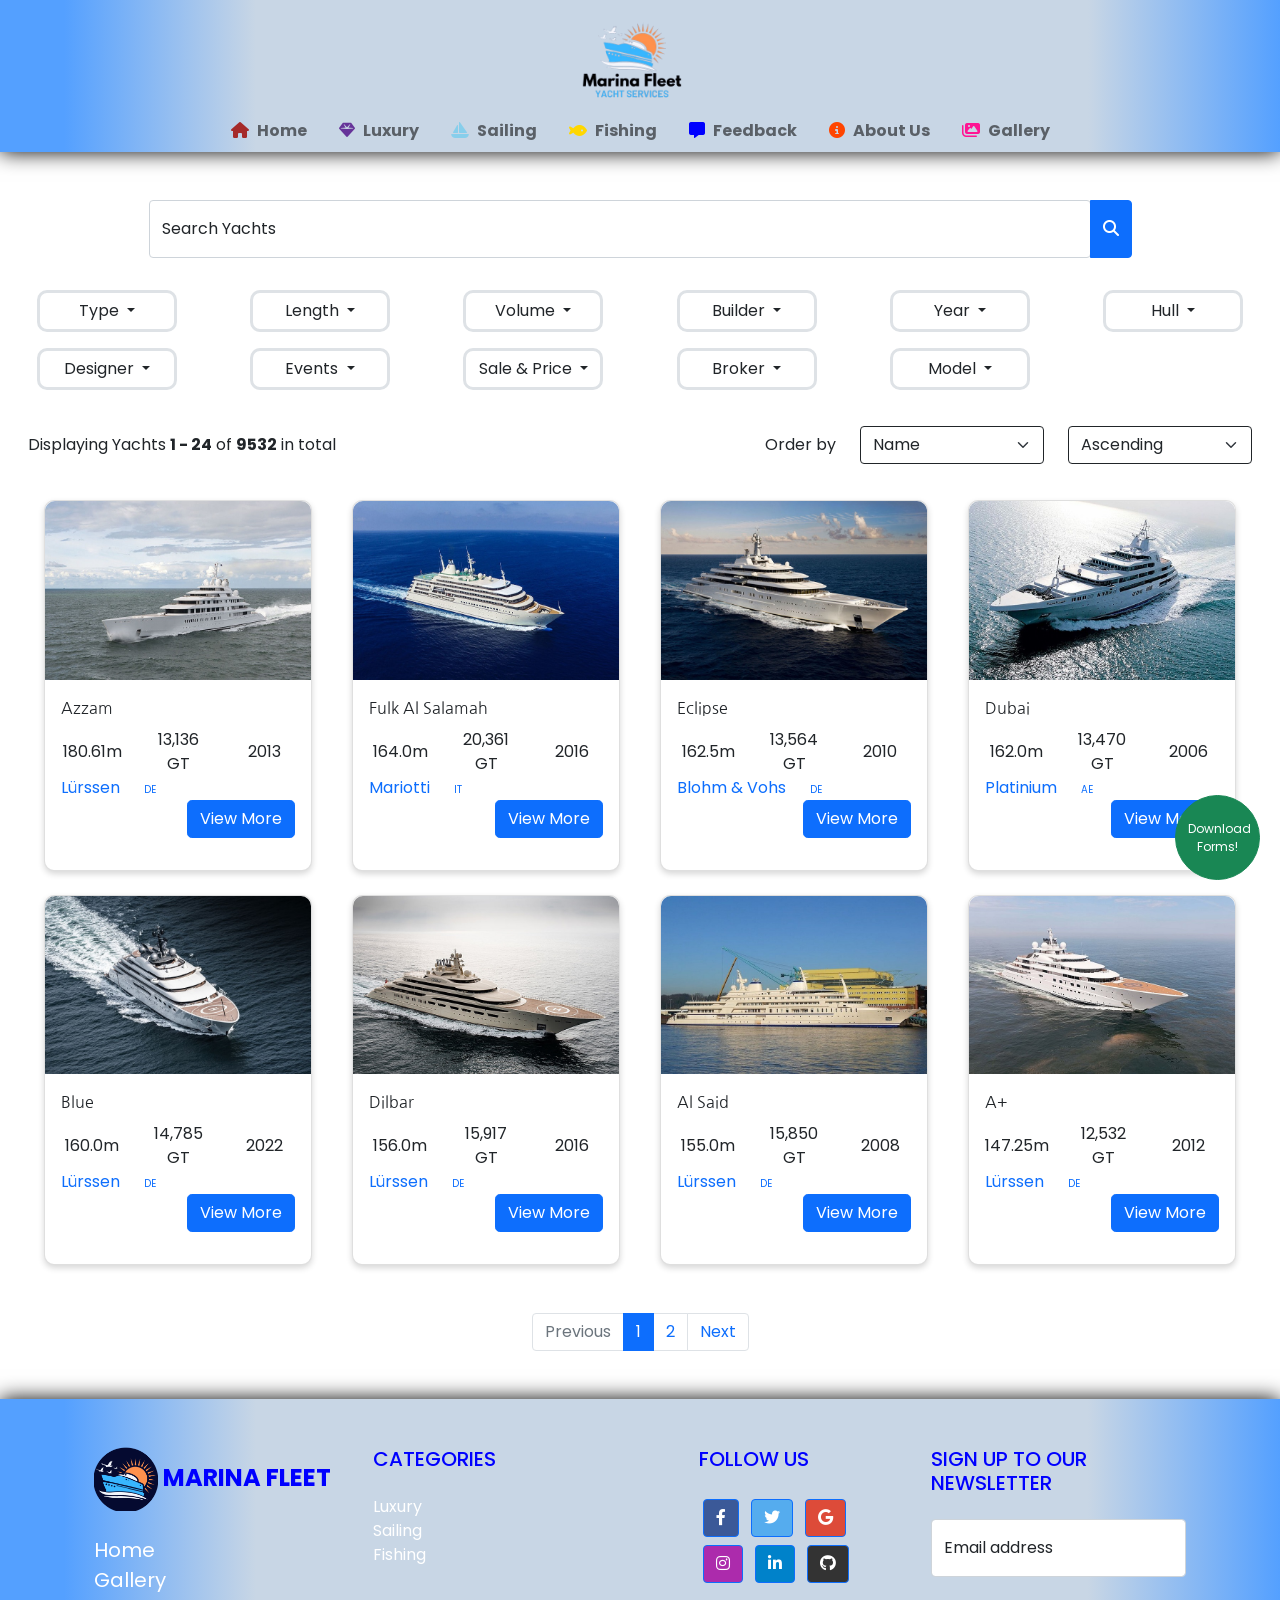
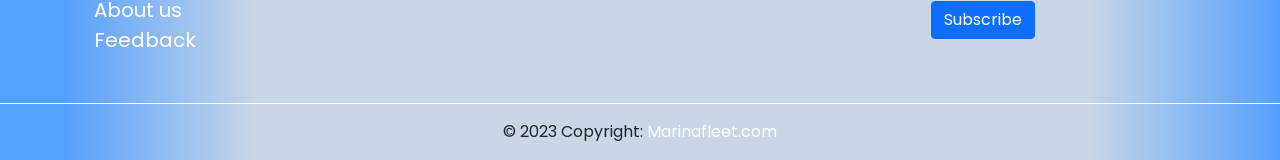
<file: luxury.html>
<!DOCTYPE html>
<html lang="en">

<head>
    <meta charset="UTF-8">
    <meta http-equiv="X-UA-Compatible" content="IE=edge">
    <meta name="viewport" content="width=device-width, initial-scale=1.0">
    <title>Luxury | Marina Fleet</title>
    <!-- Website icon -->
    <link rel="shortcut icon" href="assets/Images/Marina Fleet 1.png">

    <!-- This is my jQuery UI CSS File -->
    <link rel="stylesheet" href="assets/jquery/jquery-ui-1.13.2.custom/jquery-ui.min.css">

    <!-- This is my Bootstrap CSS File -->
    <link rel="stylesheet" href="assets/Bootstrap/css/bootstrap.min.css">

    <!-- This is my FontAwesome CSS File -->
    <link rel="stylesheet" href="assets/Font Awesome/css/all.min.css">

    <!-- This is my WOW Animation CSS File -->
    <link rel="stylesheet" href="assets/WOW/animate.css">

    <!-- This is my Customized CSS File -->
    <link rel="stylesheet" href="style.css">
</head>

<body>
<!-- Download Button -->  
<a href="download-forms.html" class="text-decoration-none"><button class="btn btn-success rounded-circle download">Download Forms!</button></a>
<!-- Download Button -->
    
    <!-- Navbar -->
<nav class="navbar navbar-expand-lg navbar-light sticky-top">
    <button
    class="navbar-toggler ms-1"
    type="button"
    data-bs-toggle="collapse"
    data-bs-target="#navbarSupportedContent"
    aria-controls="navbarSupportedContent"
    aria-expanded="false"
    aria-label="Toggle navigation"
  >
    <i class="fas fa-bars"></i>
  </button>
  <div class="container d-flex justify-content-center">
    <div class="row">
      <div class="col-12 d-flex justify-content-center">
        <a class="navbar-brand h-25" href="index.html"
        ><img
          src="assets/Images/Marina Fleet Logo.png"
          alt="Logo"
          draggable="false"
          height="100px"
      /></a>
      </div>
      <div class="col-12 d-flex justify-content-center">
        <div class="collapse navbar-collapse" id="navbarSupportedContent">
          <ul class="navbar-nav align-items-center mx-auto">
            <li class="nav-item">
              <a class="nav-link mx-2 hover_effect" href="index.html"><i class="fa-solid fa-house pe-2" style="color: brown;"></i>Home</a>
            </li>
            <li class="nav-item">
              <a class="nav-link mx-2 hover_effect" href="luxury.html"><i class="fa-solid fa-gem pe-2" style="color: rebeccapurple"></i>Luxury</a>
            </li>
            <li class="nav-item">
              <a class="nav-link mx-2 hover_effect" href="sailing.html"><i class="fa-solid fa-sailboat pe-2" style="color: skyblue"></i>Sailing</a>
            </li>
            <li class="nav-item">
              <a class="nav-link mx-2 hover_effect" href="fishing.html"><i class="fa-solid fa-fish pe-2" style="color: gold"></i>Fishing</a>
            </li>
            <li class="nav-item">
              <a class="nav-link mx-2 hover_effect" href="feedback.html"><i class="fa-solid fa-message pe-2" style="color: blue;"></i>Feedback</a>
            </li>
            <li class="nav-item">
              <a class="nav-link mx-2 hover_effect" href="about.html"><i class="fa-solid fa-circle-info pe-2" style="color: orangered"></i>About Us</a>
            </li>
            <li class="nav-item">
              <a class="nav-link mx-2 hover_effect" href="gallery.html"><i class="fa-solid fa-images pe-2" style="color: deeppink"></i>Gallery</a>
            </li>
          </ul>
        </div>
      </div>
    </div>
  </div>
</nav>
<!-- Navbar -->
    
<!--Filter Section starts here-->
<div class="container-fluid mb-3 mt-5">
    <div class="row justify-content-center">
        <div class="col">
            <div class="input-group justify-content-center font-size">
          <div class="form-floating w-75">
            <input type="search" id="form1" class="form-control" placeholder="Seach Yachts" style="box-shadow: none;">
            <label class="form-label" for="form1">Search Yachts</label>
          </div>
          <button type="button" class="btn btn-primary">
            <i class="fas fa-search"></i>
          </button>
            </div>
        </div>
    </div>
    <div class="row row-cols-lg-6 row-cols-md-4 row-cols-sm-3 row-cols-1 text-center my-4 dropdown-row">
        <div class="col my-2">
            <div class="dropdown">
              <button class="btn btn-white dropdown-toggle border border-3 dropdown-btn" type="button" id="dropdownMenuButton1" data-bs-toggle="dropdown" aria-expanded="false">
                Type
              </button>
              <ul class="dropdown-menu" aria-labelledby="dropdownMenuButton1" style="box-shadow: 0 5px 5px #888888;">
                <li><a class="dropdown-item" href="#">Motor</a></li>
                <li><a class="dropdown-item" href="#">Sailing</a></li>
                <li><a class="dropdown-item disabled bg-light text-black" style="font-size: small" href="#">Subtype :</a></li>
                <li><a class="dropdown-item" href="#">Conversion</a></li>
                <li><a class="dropdown-item" href="#">Explorer</a></li>
                <li><a class="dropdown-item" href="#">Flybridge</a></li>
                <li><a class="dropdown-item" href="#">Julet</a></li>
                <li><a class="dropdown-item" href="#">J Class</a></li>
                <li><a class="dropdown-item" href="#">Maxi</a></li>
                <li><a class="dropdown-item" href="#">Motor Sailer</a></li>
                <li><a class="dropdown-item" href="#">Sport Boat</a></li>
                <li><a class="dropdown-item" href="#">Sport Fisherman</a></li>
                <li><a class="dropdown-item" href="#">Support Yacht</a></li>
              </ul>
            </div>
        </div>
        <div class="col my-2">
            <div class="dropdown">
              <button class="btn btn-white dropdown-toggle border border-3 dropdown-btn" type="button" id="dropdownMenuButton2" data-bs-toggle="dropdown" aria-expanded="false">
                Length
              </button>
              <ul class="dropdown-menu" aria-labelledby="dropdownMenuButton2" style="box-shadow: 0 5px 5px #888888;">
                <li><a class="dropdown-item" href="#">30m-</a></li>
                <li><a class="dropdown-item" href="#">30m+</a></li>
                <li><a class="dropdown-item" href="#">24m-30m</a></li>
                <hr class="my-2">
                <li><a class="dropdown-item" href="#">100m+</a></li>
                <li><a class="dropdown-item" href="#">80m-100m</a></li>
                <li><a class="dropdown-item" href="#">60m-80m</a></li>
                <li><a class="dropdown-item" href="#">50m-60m</a></li>
                <li><a class="dropdown-item" href="#">40m-50m</a></li>
                <li><a class="dropdown-item" href="#">30m-40m</a></li>
              </ul>
            </div>
        </div>
        <div class="col my-2">
            <div class="dropdown">
              <button class="btn btn-white dropdown-toggle border border-3 dropdown-btn" type="button" id="dropdownMenuButton3" data-bs-toggle="dropdown" aria-expanded="false">
                Volume
              </button>
              <ul class="dropdown-menu" aria-labelledby="dropdownMenuButton3" style="box-shadow: 0 5px 5px #888888;">
                <li><a class="dropdown-item" href="#">500gt-</a></li>
                <li><a class="dropdown-item" href="#">500gt+</a></li>
                <hr class="my-2">
                <li><a class="dropdown-item" href="#">200gt-</a></li>
                <li><a class="dropdown-item" href="#">200gt-300gt</a></li>
                <li><a class="dropdown-item" href="#">300gt-500gt</a></li>
                <li><a class="dropdown-item" href="#">500gt-750gt</a></li>
                <li><a class="dropdown-item" href="#">750gt-1000gt</a></li>
                <li><a class="dropdown-item" href="#">1000gt-1500gt</a></li>
                <li><a class="dropdown-item" href="#">1500gt+</a></li>
              </ul>
            </div>
        </div>
        <div class="col my-2">
            <div class="dropdown">
              <button class="btn btn-white dropdown-toggle border border-3 dropdown-btn" type="button" id="dropdownMenuButton4" data-bs-toggle="dropdown" aria-expanded="false">
                Builder
              </button>
              <ul class="dropdown-menu" aria-labelledby="dropdownMenuButton4" style="box-shadow: 0 5px 5px #888888;">
                <li><a class="dropdown-item" href="#">Nobiskrug</a></li>
                <li><a class="dropdown-item" href="#">Amels</a></li>
                <li><a class="dropdown-item" href="#">Lursen</a></li>
                <li><a class="dropdown-item" href="#">Feadship</a></li>
                <li><a class="dropdown-item" href="#">Abeking and Rasmussen</a></li>
                <li><a class="dropdown-item" href="#">Perini Navi</a></li>
                <li><a class="dropdown-item" href="#">Heesen</a></li>
                <li><a class="dropdown-item" href="#">Oceanco</a></li>
                <li><a class="dropdown-item" href="#">Benetti</a></li>
                <li><a class="dropdown-item" href="#">Westport</a></li>
                <li><a class="dropdown-item" href="#">Azimut</a></li>
                <li><a class="dropdown-item" href="#">Sanlorenzo</a></li>
                <li><a class="dropdown-item" href="#">Admiral</a></li>
                <li><a class="dropdown-item disabled bg-light text-black" style="font-size: small" href="#">Country :</a></li>
                <li><a class="dropdown-item" href="#">Germany</a></li>
                <li><a class="dropdown-item" href="#">Italy</a></li>
                <li><a class="dropdown-item" href="#">Netherlands</a></li>
                <li><a class="dropdown-item" href="#">Taiwan</a></li>
                <li><a class="dropdown-item" href="#">Turkey</a></li>
                <li><a class="dropdown-item" href="#">United States</a></li>
              </ul>
            </div>
        </div>
        <div class="col my-2">
            <div class="dropdown">
              <button class="btn btn-white dropdown-toggle border border-3 dropdown-btn" type="button" id="dropdownMenuButton5" data-bs-toggle="dropdown" aria-expanded="false">
                Year
              </button>
              <ul class="dropdown-menu" aria-labelledby="dropdownMenuButton5" style="box-shadow: 0 5px 5px #888888;">
                <li><a class="dropdown-item" href="#">2023</a></li>
                <li><a class="dropdown-item" href="#">2022</a></li>
                <li><a class="dropdown-item" href="#">2021</a></li>
                <li><a class="dropdown-item" href="#">2020</a></li>
                <li><a class="dropdown-item" href="#">2019</a></li>
                <hr class="my-2">
                <li><a class="dropdown-item" href="#">&ge; 2018</a></li>
                <li><a class="dropdown-item" href="#">2013-2017</a></li>
                <li><a class="dropdown-item" href="#">2003-2012</a></li>
                <li><a class="dropdown-item" href="#">&le; 2002</a></li>
              </ul>
            </div>
        </div>
        <div class="col my-2">
            <div class="dropdown">
              <button class="btn btn-white dropdown-toggle border border-3 dropdown-btn" type="button" id="dropdownMenuButton6" data-bs-toggle="dropdown" aria-expanded="false">
                Hull
              </button>
              <ul class="dropdown-menu" aria-labelledby="dropdownMenuButton6" style="box-shadow: 0 5px 5px #888888;">
                <li><a class="dropdown-item" href="#">Steel</a></li>
                <li><a class="dropdown-item" href="#">Aluminium</a></li>
                <li><a class="dropdown-item" href="#">GRP</a></li>
                <li><a class="dropdown-item" href="#">Wood</a></li>
                <li><a class="dropdown-item disabled bg-light text-black" style="font-size: small" href="#">Configuration :</a></li>
                <li><a class="dropdown-item" href="#">Displacement</a></li>
                <li><a class="dropdown-item" href="#">Planning</a></li>
                <li><a class="dropdown-item" href="#">Semi Displacement</a></li>
                <li><a class="dropdown-item" href="#">Fast Displacement</a></li>
                <li><a class="dropdown-item disabled bg-light text-black" style="font-size: small" href="#">Type :</a></li>
                <li><a class="dropdown-item" href="#">Mono hull</a></li>
                <li><a class="dropdown-item" href="#">Catamaran</a></li>
                <li><a class="dropdown-item" href="#">Trimaran</a></li>
              </ul>
            </div>
        </div>
        <div class="col my-2">
            <div class="dropdown">
              <button class="btn btn-white dropdown-toggle border border-3 dropdown-btn" type="button" id="dropdownMenuButton7" data-bs-toggle="dropdown" aria-expanded="false">
                Designer
              </button>
              <ul class="dropdown-menu" aria-labelledby="dropdownMenuButton7" style="box-shadow: 0 5px 5px #888888;">
                <li><a class="dropdown-item" href="#">Tim Heywood</a></li>
                <li><a class="dropdown-item" href="#">Terence Disdayle</a></li>
                <li><a class="dropdown-item" href="#">Diana Yacht Design</a></li>
                <li><a class="dropdown-item" href="#">Vripack</a></li>
                <li><a class="dropdown-item" href="#">Bennenberg &amp; Rovel</a></li>
                <li><a class="dropdown-item" href="#">Reymond Langton</a></li>
                <li><a class="dropdown-item" href="#">RWD</a></li>
                <li><a class="dropdown-item" href="#">Nuvolari Lenard</a></li>
                <li><a class="dropdown-item" href="#">Winch</a></li>
                <li><a class="dropdown-item" href="#">Espen Oeino</a></li>
                <li><a class="dropdown-item" href="#">H2</a></li>
                <li><a class="dropdown-item" href="#">Luiz de Basto</a></li>
              </ul>
            </div>
        </div>
        <div class="col my-2">
            <div class="dropdown">
              <button class="btn btn-white dropdown-toggle border border-3 dropdown-btn" type="button" id="dropdownMenuButton8" data-bs-toggle="dropdown" aria-expanded="false">
                Events
              </button>
              <ul class="dropdown-menu" aria-labelledby="dropdownMenuButton8" style="box-shadow: 0 5px 5px #888888;">
                <li><a class="dropdown-item" href="#">Monaco Yacht Show - 2022</a></li>
                <li><a class="dropdown-item" href="#">Cannes Yachting Festival - 2022</a></li>
                <li><a class="dropdown-item" href="#">Fort Lauderdale International Boat Show - 2022</a></li>
              </ul>
            </div>
        </div>
        <div class="col my-2">
            <div class="dropdown">
              <button class="btn btn-white dropdown-toggle border border-3 dropdown-btn" type="button" id="dropdownMenuButton9" data-bs-toggle="dropdown" aria-expanded="false">
                Sale &amp; Price
              </button>
              <ul class="dropdown-menu" aria-labelledby="dropdownMenuButton9" style="box-shadow: 0 5px 5px #888888;">
                <li><a class="dropdown-item" href="#">For Sale</a></li>
                <li><a class="dropdown-item disabled bg-light text-black" style="font-size: small" href="#">Price :</a></li>
                <li><a class="dropdown-item" href="#">&le; &euro;1M</a></li>
                <li><a class="dropdown-item" href="#">&euro;1-2M</a></li>
                <li><a class="dropdown-item" href="#">&euro;2-5M</a></li>
                <li><a class="dropdown-item" href="#">&euro;5-10M</a></li>
                <li><a class="dropdown-item" href="#">&euro;10-15M</a></li>
                <li><a class="dropdown-item" href="#">&euro;15-25M</a></li>
                <li><a class="dropdown-item" href="#">&ge; &euro;25M</a></li>
              </ul>
            </div>
        </div>
        <div class="col my-2">
            <div class="dropdown">
              <button class="btn btn-white dropdown-toggle border border-3 dropdown-btn" type="button" id="dropdownMenuButton10" data-bs-toggle="dropdown" aria-expanded="false">
                Broker
              </button>
              <ul class="dropdown-menu" aria-labelledby="dropdownMenuButton10" style="box-shadow: 0 5px 5px #888888;">
                <li><a class="dropdown-item" href="#">Burgess</a></li>
                <li><a class="dropdown-item" href="#">SuperYachtsMonaco</a></li>
                <li><a class="dropdown-item" href="#">Edmiston</a></li>
                <li><a class="dropdown-item" href="#">Engel &amp; V&ouml;lkers Yachting</a></li>
                <li><a class="dropdown-item" href="#">Bennenberg &amp; Rovel</a></li>
                <li><a class="dropdown-item" href="#">Ocean Independence</a></li>
                <li><a class="dropdown-item" href="#">IYC</a></li>
                <li><a class="dropdown-item" href="#">Imperial Yachts</a></li>
                <li><a class="dropdown-item" href="#">Fraser</a></li>
                <li><a class="dropdown-item" href="#">Bluewater Yachting</a></li>
                <li><a class="dropdown-item" href="#">Y.CO</a></li>
                <li><a class="dropdown-item" href="#">Denison Yachting</a></li>
              </ul>
            </div>
        </div>
        <div class="col my-2">
            <div class="dropdown">
              <button class="btn btn-white dropdown-toggle border border-3 dropdown-btn" type="button" id="dropdownMenuButton11" data-bs-toggle="dropdown" aria-expanded="false">
                Model
              </button>
              <ul class="dropdown-menu" aria-labelledby="dropdownMenuButton11" style="box-shadow: 0 5px 5px #888888;">
                <li><a class="dropdown-item" href="#">Benetti Classic 35</a></li>
                <li><a class="dropdown-item" href="#">Mangusta 130</a></li>
                <li><a class="dropdown-item" href="#">Mangusta 108</a></li>
                <li><a class="dropdown-item" href="#">Westport 130</a></li>
                <li><a class="dropdown-item" href="#">Westport 112</a></li>
                <li><a class="dropdown-item" href="#">Mangusta 165</a></li>
                <li><a class="dropdown-item" href="#">Sanlorenzo SD122</a></li>
                <li><a class="dropdown-item" href="#">Custom Line 120</a></li>
                <li><a class="dropdown-item" href="#">Sunseeker 116</a></li>
                <li><a class="dropdown-item" href="#">Sunseeker 131</a></li>
                <li><a class="dropdown-item" href="#">Princess 35M</a></li>
                <li><a class="dropdown-item" href="#">Benetti Fast 125</a></li>
              </ul>
            </div>
        </div>
    </div>
    <div class="row row-cols-lg-2 row-cols-md-2 row-cols-sm-1 row-cols-1 align-items-center px-3">
        <div class="col fw-normal">
            Displaying Yachts <span class="fw-bolder">1 - 24</span> of <span class="fw-bolder">9532</span> in total
        </div>
        <hr class="d-none hr-d-none my-3">
        <div class="col justify-content-center">
            <div class="row row-cols-lg-3 row-cols-md-2 row-cols-sm-1 row-cols-1 justify-content-end align-items-center">
                <div class="col right">Order by</div>
                <div class="col justify-content-center my-1">
                    <select class="form-select border-dark" aria-label="Default select example">
                      <option selected>Name</option>
                      <option value="1">Type</option>
                      <option value="2">Length overall</option>
                      <option value="3">Gross Tonnage</option>
                      <option value="4">Year</option>
                      <option value="5">Price</option>
                      <option value="6">Random</option>
                    </select>
                </div>
                <div class="col justify-content-center my-1">
                    <select class="form-select border-dark" aria-label="Default select example">
                      <option selected>Ascending</option>
                      <option value="1">Descending</option>
                    </select>
                </div>
            </div>
        </div>
    </div>
</div>
<!--Filter Section ends here-->
    
<!--Card Section starts here-->
<div class="container-fluid mb-4 mt-2">
    <div class="row row-cols-xl-4 row-cols-lg-3 row-cols-md-2 row-cols-sm-2 row-cols-1 justify-content-center p-2 m-1">
        <div class="col mb-4">
            <div class="card hover-bs m-2 wow rotateIn" data-wow-duration="1.5s" style="border-radius: 10px;box-shadow: 0 3px 6px 0 #00000029;">
              <img src="assets/Images/Azzam Yacht.jpg" class="card-img-top" alt="..." style="border-radius: 10px 10px 0 0;">
              <div class="card-body">
                <p class="card-title ff-gothic">Azzam</p>
                <div class="row justify-content-center align-items-center text-center">
                    <div class="col">180.61m</div>
                    <div class="col">13,136 GT</div>
                    <div class="col">2013</div>
                </div>
                <div class="row align-items-center text-primary">
                    <div class="col">L&uuml;rssen<span class="mx-4" style="font-size: 10px;">DE</span></div>
                </div>
                <div class="row align-items-center">
                    <div class="col" style="text-align: right;">
                        <button class="btn btn-primary rounded-3 open1">View More</button>
                    </div>
                </div>
              </div>
            </div>
        </div>
        <div class="col mb-4">
            <div class="card hover-bs m-2 wow rotateIn" data-wow-duration="1.7s" style="border-radius: 10px;box-shadow: 0 3px 6px 0 #00000029;">
              <img src="assets/Images/Fulk Al Salamah Yacht.jpg" class="card-img-top" alt="..." style="border-radius: 10px 10px 0 0;">
              <div class="card-body">
                <p class="card-title ff-gothic">Fulk Al Salamah</p>
                <div class="row justify-content-center align-items-center text-center">
                    <div class="col">164.0m</div>
                    <div class="col">20,361 GT</div>
                    <div class="col">2016</div>
                </div>
                <div class="row align-items-center text-primary">
                    <div class="col">Mariotti<span class="mx-4" style="font-size: 10px;">IT</span></div>
                </div>
                <div class="row align-items-center">
                    <div class="col" style="text-align: right;">
                        <button class="btn btn-primary rounded-3 open2">View More</button>
                    </div>
                </div>
              </div>
            </div>
        </div>
        <div class="col mb-4">
            <div class="card hover-bs m-2 wow rotateIn" data-wow-duration="1.9s" style="border-radius: 10px;box-shadow: 0 3px 6px 0 #00000029;">
              <img src="assets/Images/Eclipse Yacht.jpg" class="card-img-top" alt="..." style="border-radius: 10px 10px 0 0;">
              <div class="card-body">
                <p class="card-title ff-gothic">Eclipse</p>
                <div class="row justify-content-center align-items-center text-center">
                    <div class="col">162.5m</div>
                    <div class="col">13,564 GT</div>
                    <div class="col">2010</div>
                </div>
                <div class="row align-items-center text-primary">
                    <div class="col">Blohm &amp; Vohs<span class="mx-4" style="font-size: 10px;">DE</span></div>
                </div>
                <div class="row align-items-center">
                    <div class="col" style="text-align: right;">
                        <button class="btn btn-primary rounded-3 open3">View More</button>
                    </div>
                </div>
              </div>
            </div>
        </div>
        <div class="col mb-4">
            <div class="card hover-bs m-2 wow rotateIn" data-wow-duration="2.1s" style="border-radius: 10px;box-shadow: 0 3px 6px 0 #00000029;">
              <img src="assets/Images/Dubai Yacht.jpg" class="card-img-top" alt="..." style="border-radius: 10px 10px 0 0;">
              <div class="card-body">
                <p class="card-title ff-gothic">Dubai</p>
                <div class="row justify-content-center align-items-center text-center">
                    <div class="col">162.0m</div>
                    <div class="col">13,470 GT</div>
                    <div class="col">2006</div>
                </div>
                <div class="row align-items-center text-primary">
                    <div class="col">Platinium<span class="mx-4" style="font-size: 10px;">AE</span></div>
                </div>
                <div class="row align-items-center">
                    <div class="col" style="text-align: right;">
                        <button class="btn btn-primary rounded-3 open4">View More</button>
                    </div>
                </div>
              </div>
            </div>
        </div>
        <div class="col mb-4">
            <div class="card hover-bs m-2 wow rotateIn" data-wow-duration="2.3s" style="border-radius: 10px;box-shadow: 0 3px 6px 0 #00000029;">
              <img src="assets/Images/Blue Yacht.jpg" class="card-img-top" alt="..." style="border-radius: 10px 10px 0 0;">
              <div class="card-body">
                <p class="card-title ff-gothic">Blue</p>
                <div class="row justify-content-center align-items-center text-center">
                    <div class="col">160.0m</div>
                    <div class="col">14,785 GT</div>
                    <div class="col">2022</div>
                </div>
                <div class="row align-items-center text-primary">
                    <div class="col">L&uuml;rssen<span class="mx-4" style="font-size: 10px;">DE</span></div>
                </div>
                <div class="row align-items-center">
                    <div class="col" style="text-align: right;">
                        <button class="btn btn-primary rounded-3 open5">View More</button>
                    </div>
                </div>
              </div>
            </div>
        </div>
        <div class="col mb-4">
            <div class="card hover-bs m-2 wow rotateIn" data-wow-duration="2.5s" style="border-radius: 10px;box-shadow: 0 3px 6px 0 #00000029;">
              <img src="assets/Images/Dilbar Yacht.jpg" class="card-img-top" alt="..." style="border-radius: 10px 10px 0 0;">
              <div class="card-body">
                <p class="card-title ff-gothic">Dilbar</p>
                <div class="row justify-content-center align-items-center text-center">
                    <div class="col">156.0m</div>
                    <div class="col">15,917 GT</div>
                    <div class="col">2016</div>
                </div>
                <div class="row align-items-center text-primary">
                    <div class="col">L&uuml;rssen<span class="mx-4" style="font-size: 10px;">DE</span></div>
                </div>
                <div class="row align-items-center">
                    <div class="col" style="text-align: right;">
                        <button class="btn btn-primary rounded-3 open6">View More</button>
                    </div>
                </div>
              </div>
            </div>
        </div>
        <div class="col mb-4">
            <div class="card hover-bs m-2 wow rotateIn" data-wow-duration="2.7s" style="border-radius: 10px;box-shadow: 0 3px 6px 0 #00000029;">
              <img src="assets/Images/Al Said Yacht.jpg" class="card-img-top" alt="..." style="border-radius: 10px 10px 0 0;">
              <div class="card-body">
                <p class="card-title ff-gothic">Al Said</p>
                <div class="row justify-content-center align-items-center text-center">
                    <div class="col">155.0m</div>
                    <div class="col">15,850 GT</div>
                    <div class="col">2008</div>
                </div>
                <div class="row align-items-center text-primary">
                    <div class="col">L&uuml;rssen<span class="mx-4" style="font-size: 10px;">DE</span></div>
                </div>
                <div class="row align-items-center">
                    <div class="col" style="text-align: right;">
                        <button class="btn btn-primary rounded-3 open7">View More</button>
                    </div>
                </div>
              </div>
            </div>
        </div>
        <div class="col mb-4">
            <div class="card hover-bs m-2 wow rotateIn" data-wow-duration="2.9s" style="border-radius: 10px;box-shadow: 0 3px 6px 0 #00000029;">
              <img src="assets/Images/A+ Yacht.jpg" class="card-img-top" alt="..." style="border-radius: 10px 10px 0 0;">
              <div class="card-body">
                <p class="card-title ff-gothic">A+</p>
                <div class="row justify-content-center align-items-center text-center">
                    <div class="col">147.25m</div>
                    <div class="col">12,532 GT</div>
                    <div class="col">2012</div>
                </div>
                <div class="row align-items-center text-primary">
                    <div class="col">L&uuml;rssen<span class="mx-4" style="font-size: 10px;">DE</span></div>
                </div>
                <div class="row align-items-center">
                    <div class="col" style="text-align: right;">
                        <button class="btn btn-primary rounded-3 open8">View More</button>
                    </div>
                </div>
              </div>
            </div>
        </div>
    </div>   
</div>
<!--Card Section ends here-->
    
<!--Pagination Section starts here-->
<nav aria-label="Page navigation example" class="my-2">
  <ul class="pagination justify-content-center">
    <li class="page-item disabled">
      <a class="page-link">Previous</a>
    </li>
    <li class="page-item active"><a class="page-link" href="luxury.html">1</a></li>
    <li class="page-item"><a class="page-link" href="luxury-2.html">2</a></li>
    <li class="page-item">
      <a class="page-link" href="luxury-2.html">Next</a>
    </li>
  </ul>
</nav>
<!--Pagination Section ends here-->
    
<!--Footer Section starts here-->
    <footer class="text-center text-lg-start mt-xl-5 pt-4">
    <!-- Grid container -->
    <div class="container p-4">
      <!--Grid row-->
      <div class="row">
        <!--Grid column-->
        <div class="col-lg-3 col-md-6 mb-4 mb-lg-0">
          <h5 class="text-uppercase mb-4 fw-bolder fs-4" style="color: blue;">
              <a href="index.html"><img src="assets/Images/Marina Fleet 1.png" alt="" class="w-25"></a>
              Marina Fleet
            </h5>

          <ul class="list-unstyled mb-4">
            <li>
              <a href="index.html" class="text-white fs-5">Home</a>
            </li>
            <li>
              <a href="gallery.html" class="text-white fs-5">Gallery</a>
            </li>
            <li>
              <a href="about.html" class="text-white fs-5">About us</a>
            </li>
            <li>
              <a href="feedback.html" class="text-white fs-5">Feedback</a>
            </li>
          </ul>
        </div>
        <!--Grid column-->

        <!--Grid column-->
        <div class="col-lg-3 col-md-6 mb-4 mb-lg-0">
          <h5 class="text-uppercase mb-4">Categories</h5>

          <ul class="list-unstyled">
            <li>
              <a href="#!" class="text-white">Luxury</a>
            </li>
            <li>
              <a href="#!" class="text-white">Sailing</a>
            </li>
            <li>
              <a href="#!" class="text-white">Fishing</a>
            </li>
          </ul>
        </div>
        <!--Grid column-->

        <!--Grid column-->
        <div class="col-md-3 col-lg-2 col-xl-2 mx-auto">
            <h5 class="text-uppercase mb-4">Follow us</h5>

            <!-- Facebook -->
            <a class="btn btn-primary btn-floating m-1" style="background-color: #3b5998" href="https://facebook.com/" target="_blank" role="button"><i class="fab fa-facebook-f"></i></a>

            <!-- Twitter -->
            <a class="btn btn-primary btn-floating m-1" style="background-color: #55acee" href="https://twitter.com/" target="_blank" role="button"><i class="fab fa-twitter"></i></a>

            <!-- Google -->
            <a class="btn btn-primary btn-floating m-1" style="background-color: #dd4b39" href="https://google.com/" target="_blank" role="button"><i class="fab fa-google"></i></a>

            <!-- Instagram -->
            <a class="btn btn-primary btn-floating m-1" style="background-color: #ac2bac" href="https://instagram.com/" target="_blank" role="button"><i class="fab fa-instagram"></i></a>

            <!-- Linkedin -->
            <a class="btn btn-primary btn-floating m-1" style="background-color: #0082ca" href="https://linkedin.com/" target="_blank" role="button"><i class="fab fa-linkedin-in"></i></a>
            <!-- Github -->
            <a class="btn btn-primary btn-floating m-1" style="background-color: #333333" href="https://github.com/" target="_blank" role="button"><i class="fab fa-github"></i></a>
          </div>
        <!--Grid column-->

        <!--Grid column-->
        <div class="col-lg-3 col-md-6 mb-4 mb-lg-0">
          <h5 class="text-uppercase mb-4">Sign up to our newsletter</h5>

          <div class="form-floating form-white mb-4">
            <input type="email" id="floatingInput" class="form-control" placeholder="name@example.com"/>
            <label for="floatingInput">Email address</label>
          </div>

          <button type="submit" class="btn btn-primary">Subscribe</button>
        </div>
        <!--Grid column-->
      </div>
      <!--Grid row-->
    </div>
    <!-- Grid container -->

    <!-- Copyright -->
    <div class="text-center p-3 border-top border-white">
      © 2023 Copyright:
      <a class="text-white" href="index.html">Marinafleet.com</a>
    </div>
    <!-- Copyright -->
  </footer>
<!--Footer Section ends here-->
    
<!--Popup Section starts here-->
<div id="main1" class="container-fluid top-0 bg-black bg-opacity-50 h-100 position-fixed overflow-auto" style="left: 0;z-index: 3;">
    <div class="w-75 h-auto bg-light position-relative justify-content-center" style="top: 25%;left: 15%;">
        <button type="button" class="btn-close" id="close1"></button>
        <div class="row px-5 py-3 justify-content-center">
            <div class="col-lg-5 col-md-7 col-sm-7 col-12">
                <div id="carouselExampleFade1" class="carousel slide carousel-fade" data-bs-ride="carousel">
                  <div class="carousel-inner">
                    <div class="carousel-item active">
                      <img src="assets/Images/Azzam Yacht.jpg" class="d-block w-100" alt="...">
                    </div>
                    <div class="carousel-item">
                      <img src="assets/Images/Azzam Yacht2.jpg" class="d-block w-100" alt="...">
                    </div>
                    <div class="carousel-item">
                      <img src="assets/Images/Azzam Yacht2.jpg" class="d-block w-100" alt="...">
                    </div>
                  </div>
                  <button class="carousel-control-prev" type="button" data-bs-target="#carouselExampleFade1" data-bs-slide="prev">
                    <span class="carousel-control-prev-icon" aria-hidden="true"></span>
                    <span class="visually-hidden">Previous</span>
                  </button>
                  <button class="carousel-control-next" type="button" data-bs-target="#carouselExampleFade1" data-bs-slide="next">
                    <span class="carousel-control-next-icon" aria-hidden="true"></span>
                    <span class="visually-hidden">Next</span>
                  </button>
                </div>
            </div>
        </div>
        <div class="row px-5 justify-content-center">
            <div class="col-12 text-center">
                <h1 class="ff-gothic fs-3">Azzam Yacht</h1>
                <p class="font-size">
                    Azzam is a motor yacht with a length of 180.61m. The yacht's builder is Lürssen from Germany who delivered superyacht Azzam in 2013. The superyacht has a beam of 20.8m, a draft of 4.5m and a volume of 13,136 GT. <br>

                    The Azzam features exterior design by Nauta Yachts S.r.l., while her interior was penned by Creation Line Decoration, with naval architecture by Lürssen Yachts. Up to 36 guests are accommodated on board the superyacht Azzam, and she also has accommodation for 60 crew members including the captain of Azzam. The yacht Azzam has a steel hull and aluminium superstructure. She is powered by 2 MTU engines, 2 General Electric engines, which give her a top speed of 31.5 kn. The yacht carries 1,000,000 liters of fuel on board.
                </p>
                <button class="btn btn-primary mb-5">Book Now</button>
            </div>
        </div>
    </div>
</div>
<div id="main2" class="container-fluid top-0 bg-black bg-opacity-50 h-100 position-fixed overflow-auto" style="left: 0;z-index: 3;">
    <div class="w-75 h-auto bg-light position-relative justify-content-center" style="top: 25%;left: 15%;">
        <button type="button" class="btn-close" id="close2"></button>
        <div class="row px-5 py-3 justify-content-center">
            <div class="col-lg-5 col-md-7 col-sm-7 col-12">
                <div id="carouselExampleFade2" class="carousel slide carousel-fade" data-bs-ride="carousel">
                  <div class="carousel-inner">
                    <div class="carousel-item active">
                      <img src="assets/Images/Fulk Al Salamah Yacht.jpg" class="d-block w-100" alt="...">
                    </div>
                    <div class="carousel-item">
                      <img src="assets/Images/Fulk Al Salamah Yacht2.jpg" class="d-block w-100" alt="...">
                    </div>
                    <div class="carousel-item">
                      <img src="assets/Images/Fulk Al Salamah Yacht3.jpg" class="d-block w-100" alt="...">
                    </div>
                  </div>
                  <button class="carousel-control-prev" type="button" data-bs-target="#carouselExampleFade2" data-bs-slide="prev">
                    <span class="carousel-control-prev-icon" aria-hidden="true"></span>
                    <span class="visually-hidden">Previous</span>
                  </button>
                  <button class="carousel-control-next" type="button" data-bs-target="#carouselExampleFade2" data-bs-slide="next">
                    <span class="carousel-control-next-icon" aria-hidden="true"></span>
                    <span class="visually-hidden">Next</span>
                  </button>
                </div>
            </div>
        </div>
        <div class="row px-5 justify-content-center">
            <div class="col-12 text-center">
                <h1 class="ff-gothic fs-3">Fulk Al Salamah Yacht</h1>
                <p class="font-size">
                    Fulk Al Salamah is a motor yacht with a length of 164.0m. The yacht's builder is Mariotti from Italy who delivered superyacht Fulk Al Salamah in 2016. The superyacht has a beam of 24.0m, a draft of 9.3m and a volume of 20,361 GT.

                    The support yacht yacht features exterior design by Studio de Jorio. The yacht Fulk Al Salamah has a steel hull and steel, aluminium superstructure. She is powered by 4 Wärtsilä engines.<br>

                    On the ranking of the largest yachts in the world, Fulk Al Salamah superyacht is listed as number 2nd. She is the 1st-largest yacht built by Mariotti. The owner of yacht Fulk Al Salamah is shown in SYT iQ and is exclusively available to subscribers. On SuperYacht Times we have 6 photos of yacht Fulk Al Salamah, and she is featured in 10 yacht news articles. Refit market data from SYT iQ show that the yacht was last refitted in 2021.
                </p>
                <button class="btn btn-primary mb-5">Book Now</button>
            </div>
        </div>
    </div>
</div>
<div id="main3" class="container-fluid top-0 bg-black bg-opacity-50 h-100 position-fixed overflow-auto" style="left: 0;z-index: 3;">
    <div class="w-75 h-auto bg-light position-relative justify-content-center" style="top: 25%;left: 15%;">
        <button type="button" class="btn-close" id="close3"></button>
        <div class="row px-5 py-3 justify-content-center">
            <div class="col-lg-5 col-md-7 col-sm-7 col-12">
                <div id="carouselExampleFade3" class="carousel slide carousel-fade" data-bs-ride="carousel">
                  <div class="carousel-inner">
                    <div class="carousel-item active">
                      <img src="assets/Images/Eclipse Yacht.jpg" class="d-block w-100" alt="...">
                    </div>
                    <div class="carousel-item">
                      <img src="assets/Images/Eclipse Yacht2.jpg" class="d-block w-100" alt="...">
                    </div>
                    <div class="carousel-item">
                      <img src="assets/Images/Eclipse Yacht3.jpg" class="d-block w-100" alt="...">
                    </div>
                  </div>
                  <button class="carousel-control-prev" type="button" data-bs-target="#carouselExampleFade3" data-bs-slide="prev">
                    <span class="carousel-control-prev-icon" aria-hidden="true"></span>
                    <span class="visually-hidden">Previous</span>
                  </button>
                  <button class="carousel-control-next" type="button" data-bs-target="#carouselExampleFade3" data-bs-slide="next">
                    <span class="carousel-control-next-icon" aria-hidden="true"></span>
                    <span class="visually-hidden">Next</span>
                  </button>
                </div>
            </div>
        </div>
        <div class="row px-5 justify-content-center">
            <div class="col-12 text-center">
                <h1 class="ff-gothic fs-3">Eclipse Yacht</h1>
                <p class="font-size">
                    Eclipse is a motor yacht with a length of 162.5m. The yacht's builder is Blohm &amp; Voss from Germany who delivered superyacht Eclipse in 2010. The superyacht has a beam of 22.0m, a draft of 5.9m and a volume of 13,564 GT.<br>

                    The Eclipse features exterior design by Terence Disdale Design, while her interior was penned by Terence Disdale Design, with naval architecture by Blohm &amp; Voss GmbH. Up to 36 guests are accommodated on board the superyacht Eclipse, and she also has accommodation for 70 crew members including the captain of Eclipse. The yacht Eclipse has a steel hull and aluminium superstructure. She is powered by 4 MTU engines, which give her a cruising speed of 22.0 kn and a top speed of 25.0 kn. The yacht has a speed of 22.0 kn.
                </p>
                <button class="btn btn-primary mb-5">Book Now</button>
            </div>
        </div>
    </div>
</div>
<div id="main4" class="container-fluid top-0 bg-black bg-opacity-50 h-100 position-fixed overflow-auto" style="left: 0;z-index: 3;">
    <div class="w-75 h-auto bg-light position-relative justify-content-center" style="top: 25%;left: 15%;">
        <button type="button" class="btn-close" id="close4"></button>
        <div class="row px-5 py-3 justify-content-center">
            <div class="col-lg-5 col-md-7 col-sm-7 col-12">
                <div id="carouselExampleFade4" class="carousel slide carousel-fade" data-bs-ride="carousel">
                  <div class="carousel-inner">
                    <div class="carousel-item active">
                      <img src="assets/Images/Dubai Yacht.jpg" class="d-block w-100" alt="...">
                    </div>
                    <div class="carousel-item">
                      <img src="assets/Images/Dubai Yacht2.jpg" class="d-block w-100" alt="...">
                    </div>
                    <div class="carousel-item">
                      <img src="assets/Images/Dubai Yacht3.jpg" class="d-block w-100" alt="...">
                    </div>
                  </div>
                  <button class="carousel-control-prev" type="button" data-bs-target="#carouselExampleFade4" data-bs-slide="prev">
                    <span class="carousel-control-prev-icon" aria-hidden="true"></span>
                    <span class="visually-hidden">Previous</span>
                  </button>
                  <button class="carousel-control-next" type="button" data-bs-target="#carouselExampleFade4" data-bs-slide="next">
                    <span class="carousel-control-next-icon" aria-hidden="true"></span>
                    <span class="visually-hidden">Next</span>
                  </button>
                </div>
            </div>
        </div>
        <div class="row px-5 justify-content-center">
            <div class="col-12 text-center">
                <h1 class="ff-gothic fs-3">Dubai Yacht</h1>
                <p class="font-size">
                    Dubai is a motor yacht with a length of 162.0m. The yacht's builder is Platinum from United Arab Emirates who delivered superyacht Dubai in 2006. The superyacht has a beam of 22.0m, a draft of 5.0m and a volume of 13,470 GT.<br>

                    The Dubai features exterior design by Winch Design, while her interior was penned by Winch Design and Nakheel Interiors, with naval architecture by Blohm &amp; Voss GmbH. Up to 72 guests are accommodated on board the superyacht Dubai, and she also has accommodation for 115 crew members including the captain of Dubai. The yacht Dubai has a steel hull and steel, aluminium superstructure. She is powered by 4 MTU engines, which give her a cruising speed of 25.0 kn and a top speed of 26.0 kn. The yacht has a range of 25.0/8500 n/m nautical miles at a speed of 25.0 kn. The yacht carries 1,050,000 liters of fuel on board, and 400,000 liters of water.
                </p>
                <button class="btn btn-primary mb-5">Book Now</button>
            </div>
        </div>
    </div>
</div>
<div id="main5" class="container-fluid top-0 bg-black bg-opacity-50 h-100 position-fixed overflow-auto" style="left: 0;z-index: 3;">
    <div class="w-75 h-auto bg-light position-relative justify-content-center" style="top: 25%;left: 15%;">
        <button type="button" class="btn-close" id="close5"></button>
        <div class="row px-5 py-3 justify-content-center">
            <div class="col-lg-5 col-md-7 col-sm-7 col-12">
                <div id="carouselExampleFade5" class="carousel slide carousel-fade" data-bs-ride="carousel">
                  <div class="carousel-inner">
                    <div class="carousel-item active">
                      <img src="assets/Images/Blue Yacht.jpg" class="d-block w-100" alt="...">
                    </div>
                    <div class="carousel-item">
                      <img src="assets/Images/Blue Yacht2.jpeg" class="d-block w-100" alt="...">
                    </div>
                    <div class="carousel-item">
                      <img src="assets/Images/Blue Yacht3.jpeg" class="d-block w-100" alt="...">
                    </div>
                  </div>
                  <button class="carousel-control-prev" type="button" data-bs-target="#carouselExampleFade5" data-bs-slide="prev">
                    <span class="carousel-control-prev-icon" aria-hidden="true"></span>
                    <span class="visually-hidden">Previous</span>
                  </button>
                  <button class="carousel-control-next" type="button" data-bs-target="#carouselExampleFade5" data-bs-slide="next">
                    <span class="carousel-control-next-icon" aria-hidden="true"></span>
                    <span class="visually-hidden">Next</span>
                  </button>
                </div>
            </div>
        </div>
        <div class="row px-5 justify-content-center">
            <div class="col-12 text-center">
                <h1 class="ff-gothic fs-3">Blue Yacht</h1>
                <p class="font-size">
                    Blue is a motor yacht with a length of 160.0m. The yacht's builder is Lürssen from Germany who delivered superyacht Blue in 2022. The superyacht has a beam of 22.5m, a draft of 5.5m and a volume of 14,785 GT.<br>

                    The Blue features exterior design by Terence Disdale Design, while her interior was penned by Terence Disdale Design, with naval architecture by Lürssen Yachts. Up to 48 guests are accommodated on board the superyacht Blue, and she also has accommodation for 80 crew members including the captain of Blue. The yacht Blue has a steel hull. She is powered by 2 MTU engines.
                </p>
                <button class="btn btn-primary mb-5">Book Now</button>
            </div>
        </div>
    </div>
</div>
<div id="main6" class="container-fluid top-0 bg-black bg-opacity-50 h-100 position-fixed overflow-auto" style="left: 0;z-index: 3;">
    <div class="w-75 h-auto bg-light position-relative justify-content-center" style="top: 25%;left: 15%;">
        <button type="button" class="btn-close" id="close6"></button>
        <div class="row px-5 py-3 justify-content-center">
            <div class="col-lg-5 col-md-7 col-sm-7 col-12">
                <div id="carouselExampleFade6" class="carousel slide carousel-fade" data-bs-ride="carousel">
                  <div class="carousel-inner">
                    <div class="carousel-item active">
                      <img src="assets/Images/Dilbar Yacht.jpg" class="d-block w-100" alt="...">
                    </div>
                    <div class="carousel-item">
                      <img src="assets/Images/Dilbar Yacht2.jpg" class="d-block w-100" alt="...">
                    </div>
                    <div class="carousel-item">
                      <img src="assets/Images/Dilbar Yacht3.jpg" class="d-block w-100" alt="...">
                    </div>
                  </div>
                  <button class="carousel-control-prev" type="button" data-bs-target="#carouselExampleFade6" data-bs-slide="prev">
                    <span class="carousel-control-prev-icon" aria-hidden="true"></span>
                    <span class="visually-hidden">Previous</span>
                  </button>
                  <button class="carousel-control-next" type="button" data-bs-target="#carouselExampleFade6" data-bs-slide="next">
                    <span class="carousel-control-next-icon" aria-hidden="true"></span>
                    <span class="visually-hidden">Next</span>
                  </button>
                </div>
            </div>
        </div>
        <div class="row px-5 justify-content-center">
            <div class="col-12 text-center">
                <h1 class="ff-gothic fs-3">Dilbar Yacht</h1>
                <p class="font-size">
                    At 15,917GT the Lürssen yacht Dilbar is considered one of the largest yachts in volume. Originally known as Project Omar, the 156-metre Dilbar yacht was launched in 2016 after nearly four and a half years in-build.<br>

                    Designer Espen Oeino has created an exterior consisting of light ivory with bronze accents to compliment her owner’s other yacht. Her interior comes from the drawing boards of Winch Design and is the design studios largest superyacht to date. On board, she can accommodate 36 guests across 20 cabins, and is taken care of by a crew of 96.
                </p>
                <button class="btn btn-primary mb-5">Book Now</button>
            </div>
        </div>
    </div>
</div>
<div id="main7" class="container-fluid top-0 bg-black bg-opacity-50 h-100 position-fixed overflow-auto" style="left: 0;z-index: 3;">
    <div class="w-75 h-auto bg-light position-relative justify-content-center" style="top: 25%;left: 15%;">
        <button type="button" class="btn-close" id="close7"></button>
        <div class="row px-5 py-3 justify-content-center">
            <div class="col-lg-5 col-md-7 col-sm-7 col-12">
                <div id="carouselExampleFade7" class="carousel slide carousel-fade" data-bs-ride="carousel">
                  <div class="carousel-inner">
                    <div class="carousel-item active">
                      <img src="assets/Images/Al Said Yacht.jpg" class="d-block w-100" alt="...">
                    </div>
                    <div class="carousel-item">
                      <img src="assets/Images/Al Said Yacht2.jpg" class="d-block w-100" alt="...">
                    </div>
                    <div class="carousel-item">
                      <img src="assets/Images/Al Said Yacht3.jpeg" class="d-block w-100" alt="...">
                    </div>
                  </div>
                  <button class="carousel-control-prev" type="button" data-bs-target="#carouselExampleFade7" data-bs-slide="prev">
                    <span class="carousel-control-prev-icon" aria-hidden="true"></span>
                    <span class="visually-hidden">Previous</span>
                  </button>
                  <button class="carousel-control-next" type="button" data-bs-target="#carouselExampleFade7" data-bs-slide="next">
                    <span class="carousel-control-next-icon" aria-hidden="true"></span>
                    <span class="visually-hidden">Next</span>
                  </button>
                </div>
            </div>
        </div>
        <div class="row px-5 justify-content-center">
            <div class="col-12 text-center">
                <h1 class="ff-gothic fs-3">Al Said Yacht</h1>
                <p class="font-size">
                    Al Said is a motor yacht with a length of 155.0m. The yacht's builder is Lürssen from Germany who delivered superyacht Al Said in 2008. The superyacht has a beam of 23.0m, a draft of 5.5m and a volume of 15,850 GT.<br>

                    The Al Said features exterior design by Espen Øino International, while her interior was penned by RWD, with naval architecture by Lürssen Yachts. Up to 70 guests are accommodated on board the superyacht Al Said, and she also has accommodation for 174 crew members including the captain of Al Said. The yacht Al Said has a steel hull and aluminium superstructure. She is powered by 2 MTU engines, which give her a cruising speed of 20.0 kn and a top speed of 22.0 kn. The yacht has a range of 20.0/7700 n/m nautical miles at a speed of 20.0 kn. The yacht carries 1,420,000 liters of fuel on board, and 750,000 liters of water.
                </p>
                <button class="btn btn-primary mb-5">Book Now</button>
            </div>
        </div>
    </div>
</div>
<div id="main8" class="container-fluid top-0 bg-black bg-opacity-50 h-100 position-fixed overflow-auto" style="left: 0;z-index: 3;">
    <div class="w-75 h-auto bg-light position-relative justify-content-center" style="top: 25%;left: 15%;">
        <button type="button" class="btn-close" id="close8"></button>
        <div class="row px-5 py-3 justify-content-center">
            <div class="col-lg-5 col-md-7 col-sm-7 col-12">
                <div id="carouselExampleFade8" class="carousel slide carousel-fade" data-bs-ride="carousel">
                  <div class="carousel-inner">
                    <div class="carousel-item active">
                      <img src="assets/Images/A+ Yacht.jpg" class="d-block w-100" alt="...">
                    </div>
                    <div class="carousel-item">
                      <img src="assets/Images/A+ Yacht2.jpg" class="d-block w-100" alt="...">
                    </div>
                    <div class="carousel-item">
                      <img src="assets/Images/A+ Yacht3.jpg" class="d-block w-100" alt="...">
                    </div>
                  </div>
                  <button class="carousel-control-prev" type="button" data-bs-target="#carouselExampleFade8" data-bs-slide="prev">
                    <span class="carousel-control-prev-icon" aria-hidden="true"></span>
                    <span class="visually-hidden">Previous</span>
                  </button>
                  <button class="carousel-control-next" type="button" data-bs-target="#carouselExampleFade8" data-bs-slide="next">
                    <span class="carousel-control-next-icon" aria-hidden="true"></span>
                    <span class="visually-hidden">Next</span>
                  </button>
                </div>
            </div>
        </div>
        <div class="row px-5 justify-content-center">
            <div class="col-12 text-center">
                <h1 class="ff-gothic fs-3">A+ Yacht</h1>
                <p class="font-size">
                    A+ is a motor yacht with a length of 147.25m. The yacht's builder is Lürssen from Germany who delivered superyacht A+ in 2012. The superyacht has a beam of 21.5m, a draft of 5.6m and a volume of 12,532 GT.<br>

                    On the ranking of the largest yachts in the world, A+ superyacht is listed as number 8th. She is the 5th-largest yacht built by Lürssen. The owner of yacht A+ is shown in SYT iQ and is exclusively available to subscribers. On SuperYacht Times we have 18 photos of yacht A+, and she is featured in 24 yacht news articles. Refit market data from SYT iQ show that the yacht was last refitted in 2022.
                </p>
                <button class="btn btn-primary mb-5">Book Now</button>
            </div>
        </div>
    </div>
</div>
<!--Popup Section ends here-->
    
<!-- This is my jQuery File -->
<script src="assets/jquery/jquery.js"></script>

<!-- This is my jQuery UI Javascript File -->
<script src="assets/jquery/jquery-ui-1.13.2.custom/jquery-ui.min.js"></script>

<!-- This is my Bootstrap Javascript File -->
<script src="assets/Bootstrap/js/bootstrap.min.js"></script>
    
<!--This is my Bootstrap Bundle Javascript File-->
<script src="assets/Bootstrap/js/bootstrap.bundle.min.js"></script>

<!-- This is my WOW Animation Javascript File -->
<script src="assets/WOW/wow.min.js"></script>
<script>
    new WOW().init();
</script>
<script>
$(document).ready(function(){
    $("#main1,#main2,#main3,#main4,#main5,#main6,#main7,#main8").hide();
    $(".dropdown-row .col .dropdown .dropdown-menu .dropdown-item").addClass("font-size");
    
    var availableTags = [
        "Azzam",
        "Fulk Al Salamah",
        "Eclipse",
        "Dubai",
        "Blue",
        "Dibar",
        "Al Said",
        "A+",
        "Prince Abdulaziz",
        "Sassi",
        "Opera",
        "OK",
        "Al Mahrousa",
        "Luminance",
        "Nord",
        "Al Salamah",
        "Sailing Yacht A",
        "Koru",
        "Black Pearl",
        "EOS",
        "Athena",
        "Maltese Falcon",
        "Aquijo",
        "Sea Eagle",
        "M5",
        "Enigma",
        "Badis I",
        "Vertigo",
        "Hetairos",
        "Anatta",
        "Creole",
        "Lamima",
        "Bad Company",
        "Lanakai",
        "Red Sapphire I",
        "Cielo Mare",
        "Obsessions",
        "Mary P",
        "C.Omar",
        "Sea Call",
        "M",
        "Empire Sea",
        "El Ray",
        "Netto",
        "Seya",
        "Al Duhail",
        "Tempo Reale",
        "Aquila"
    ];
    $( "#form1" ).autocomplete({
      source: availableTags
    });
    
    $("#close1").click(function(){
        $("#main1").fadeOut();
    });
    $(".open1").click(function(){
        $("#main1").fadeIn();
    });
    
    $("#close2").click(function(){
        $("#main2").fadeOut();
    });
    $(".open2").click(function(){
        $("#main2").fadeIn();
    });
    
    $("#close3").click(function(){
        $("#main3").fadeOut();
    });
    $(".open3").click(function(){
        $("#main3").fadeIn();
    });
    
    $("#close4").click(function(){
        $("#main4").fadeOut();
    });
    $(".open4").click(function(){
        $("#main4").fadeIn();
    });
    
    $("#close5").click(function(){
        $("#main5").fadeOut();
    });
    $(".open5").click(function(){
        $("#main5").fadeIn();
    });
    
    $("#close6").click(function(){
        $("#main6").fadeOut();
    });
    $(".open6").click(function(){
        $("#main6").fadeIn();
    });
    
    $("#close7").click(function(){
        $("#main7").fadeOut();
    });
    $(".open7").click(function(){
        $("#main7").fadeIn();
    });
    
    $("#close8").click(function(){
        $("#main8").fadeOut();
    });
    $(".open8").click(function(){
        $("#main8").fadeIn();
    });
});    
</script>
</body>
</html>
</file>
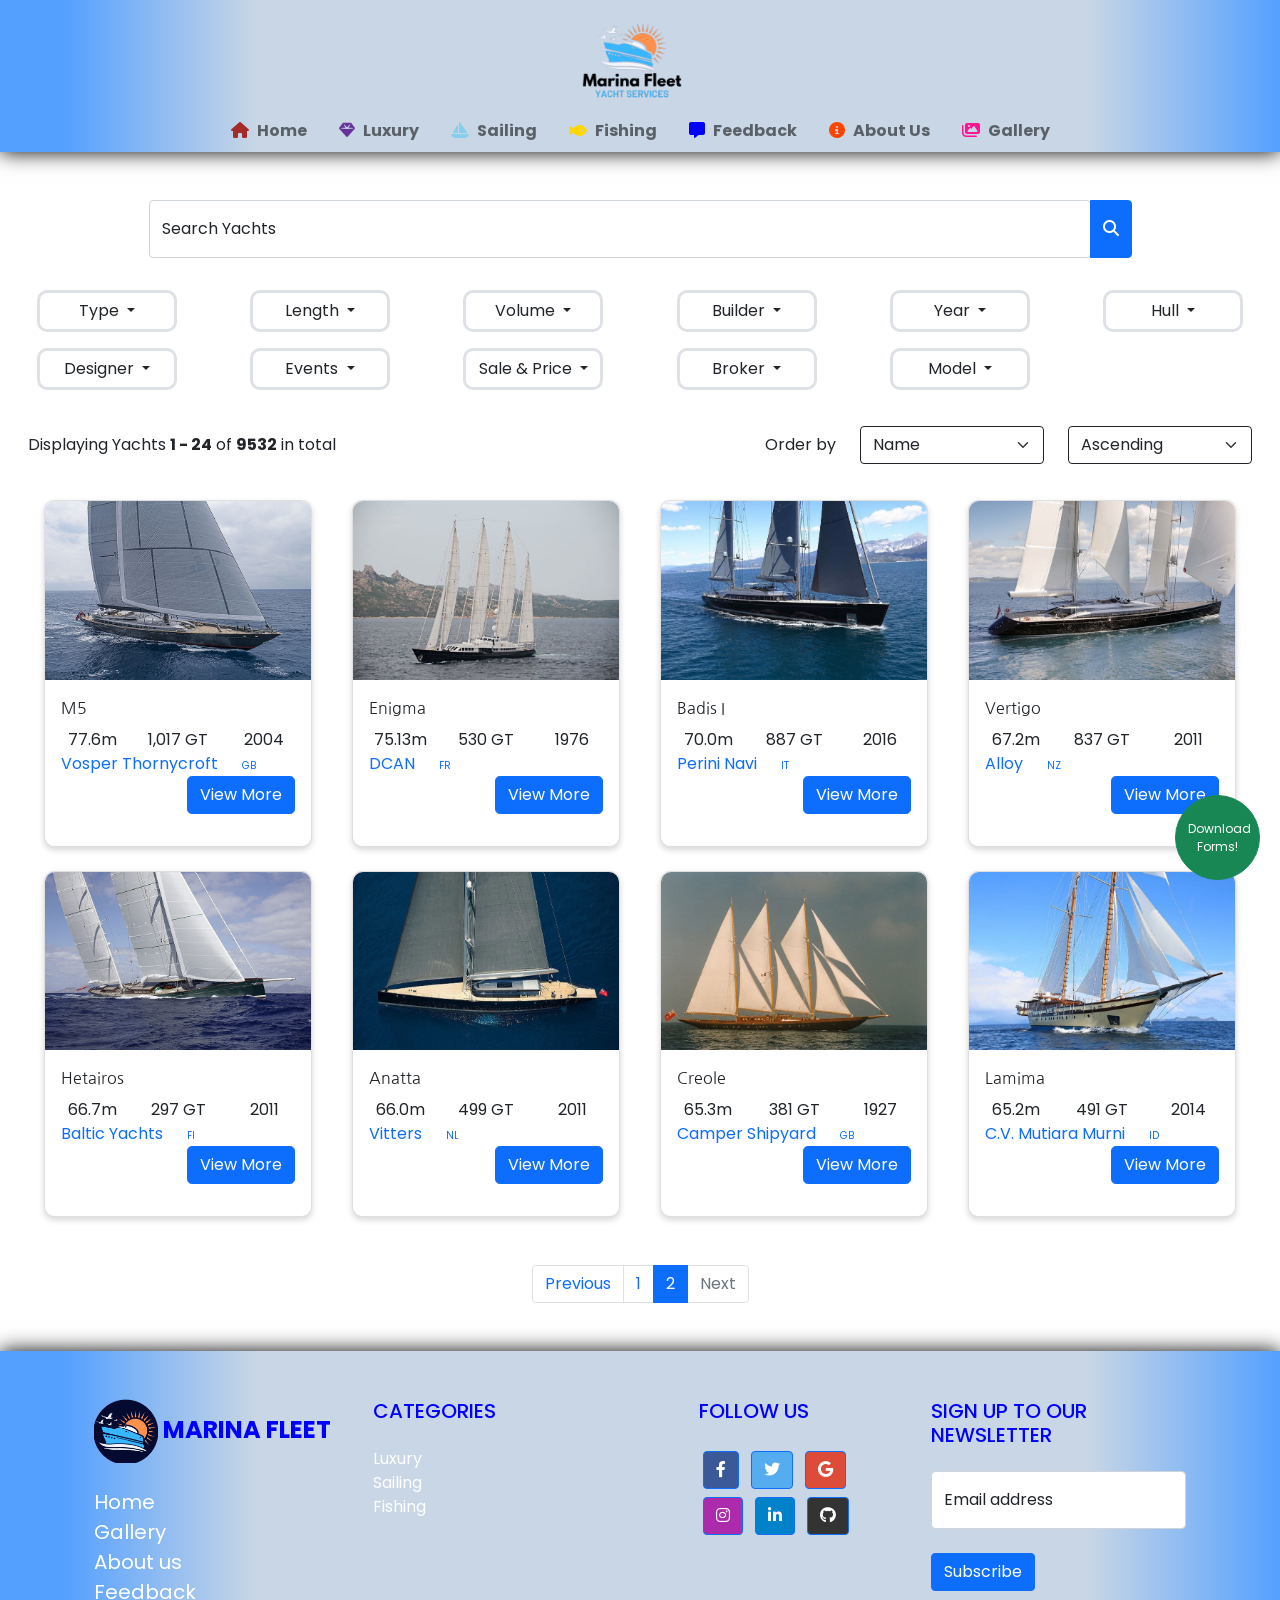
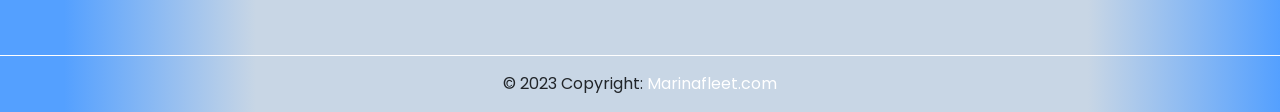
<file: sailing-2.html>
<!DOCTYPE html>
<html lang="en">
<head>
    <meta charset="UTF-8">
    <meta http-equiv="X-UA-Compatible" content="IE=edge">
    <meta name="viewport" content="width=device-width, initial-scale=1.0">
    <title>Sailing | Marina Fleet</title>
    <!-- Website icon -->
    <link rel="shortcut icon" href="assets/Images/Marina Fleet 1.png">

    <!-- This is my jQuery UI CSS File -->
    <link rel="stylesheet" href="assets/jquery/jquery-ui-1.13.2.custom/jquery-ui.min.css">

    <!-- This is my Bootstrap CSS File -->
    <link rel="stylesheet" href="assets/Bootstrap/css/bootstrap.min.css">

    <!-- This is my FontAwesome CSS File -->
    <link rel="stylesheet" href="assets/Font Awesome/css/all.min.css">

    <!-- This is my WOW Animation CSS File -->
    <link rel="stylesheet" href="assets/WOW/animate.css">

    <!-- This is my Customized CSS File -->
    <link rel="stylesheet" href="style.css">
</head>
<body>
<!-- Download Button -->  
<a href="download-forms.html" class="text-decoration-none"><button class="btn btn-success rounded-circle download">Download Forms!</button></a>
<!-- Download Button -->
    
<!-- Navbar -->
<nav class="navbar navbar-expand-lg navbar-light sticky-top">
    <button
    class="navbar-toggler ms-1"
    type="button"
    data-bs-toggle="collapse"
    data-bs-target="#navbarSupportedContent"
    aria-controls="navbarSupportedContent"
    aria-expanded="false"
    aria-label="Toggle navigation"
  >
    <i class="fas fa-bars"></i>
  </button>
  <div class="container d-flex justify-content-center">
    <div class="row">
      <div class="col-12 d-flex justify-content-center">
        <a class="navbar-brand h-25" href="index.html"
        ><img
          src="assets/Images/Marina Fleet Logo.png"
          alt="Logo"
          draggable="false"
          height="100px"
      /></a>
      </div>
      <div class="col-12 d-flex justify-content-center">
        <div class="collapse navbar-collapse" id="navbarSupportedContent">
          <ul class="navbar-nav align-items-center mx-auto">
            <li class="nav-item">
              <a class="nav-link mx-2 hover_effect" href="index.html"><i class="fa-solid fa-house pe-2" style="color: brown;"></i>Home</a>
            </li>
            <li class="nav-item">
              <a class="nav-link mx-2 hover_effect" href="luxury.html"><i class="fa-solid fa-gem pe-2" style="color: rebeccapurple"></i>Luxury</a>
            </li>
            <li class="nav-item">
              <a class="nav-link mx-2 hover_effect" href="sailing.html"><i class="fa-solid fa-sailboat pe-2" style="color: skyblue"></i>Sailing</a>
            </li>
            <li class="nav-item">
              <a class="nav-link mx-2 hover_effect" href="fishing.html"><i class="fa-solid fa-fish pe-2" style="color: gold"></i>Fishing</a>
            </li>
            <li class="nav-item">
              <a class="nav-link mx-2 hover_effect" href="feedback.html"><i class="fa-solid fa-message pe-2" style="color: blue;"></i>Feedback</a>
            </li>
            <li class="nav-item">
              <a class="nav-link mx-2 hover_effect" href="about.html"><i class="fa-solid fa-circle-info pe-2" style="color: orangered"></i>About Us</a>
            </li>
            <li class="nav-item">
              <a class="nav-link mx-2 hover_effect" href="gallery.html"><i class="fa-solid fa-images pe-2" style="color: deeppink"></i>Gallery</a>
            </li>
          </ul>
        </div>
      </div>
    </div>
  </div>
</nav>
<!-- Navbar -->

<!--Filter Section starts here-->
<div class="container-fluid mb-3 mt-5">
    <div class="row justify-content-center">
        <div class="col">
            <div class="input-group justify-content-center font-size">
          <div class="form-floating w-75">
            <input type="search" id="form1" class="form-control" placeholder="Seach Yachts" style="box-shadow: none;">
            <label class="form-label" for="form1">Search Yachts</label>
          </div>
          <button type="button" class="btn btn-primary">
            <i class="fas fa-search"></i>
          </button>
            </div>
        </div>
    </div>
    <div class="row row-cols-lg-6 row-cols-md-4 row-cols-sm-3 row-cols-1 text-center my-4 dropdown-row">
        <div class="col my-2">
            <div class="dropdown">
              <button class="btn btn-white dropdown-toggle border border-3 dropdown-btn" type="button" id="dropdownMenuButton1" data-bs-toggle="dropdown" aria-expanded="false">
                Type
              </button>
              <ul class="dropdown-menu" aria-labelledby="dropdownMenuButton1" style="box-shadow: 0 5px 5px #888888;">
                <li><a class="dropdown-item" href="#">Motor</a></li>
                <li><a class="dropdown-item" href="#">Sailing</a></li>
                <li><a class="dropdown-item disabled bg-light text-black" style="font-size: small" href="#">Subtype :</a></li>
                <li><a class="dropdown-item" href="#">Conversion</a></li>
                <li><a class="dropdown-item" href="#">Explorer</a></li>
                <li><a class="dropdown-item" href="#">Flybridge</a></li>
                <li><a class="dropdown-item" href="#">Julet</a></li>
                <li><a class="dropdown-item" href="#">J Class</a></li>
                <li><a class="dropdown-item" href="#">Maxi</a></li>
                <li><a class="dropdown-item" href="#">Motor Sailer</a></li>
                <li><a class="dropdown-item" href="#">Sport Boat</a></li>
                <li><a class="dropdown-item" href="#">Sport Fisherman</a></li>
                <li><a class="dropdown-item" href="#">Support Yacht</a></li>
              </ul>
            </div>
        </div>
        <div class="col my-2">
            <div class="dropdown">
              <button class="btn btn-white dropdown-toggle border border-3 dropdown-btn" type="button" id="dropdownMenuButton2" data-bs-toggle="dropdown" aria-expanded="false">
                Length
              </button>
              <ul class="dropdown-menu" aria-labelledby="dropdownMenuButton2" style="box-shadow: 0 5px 5px #888888;">
                <li><a class="dropdown-item" href="#">30m-</a></li>
                <li><a class="dropdown-item" href="#">30m+</a></li>
                <li><a class="dropdown-item" href="#">24m-30m</a></li>
                <hr class="my-2">
                <li><a class="dropdown-item" href="#">100m+</a></li>
                <li><a class="dropdown-item" href="#">80m-100m</a></li>
                <li><a class="dropdown-item" href="#">60m-80m</a></li>
                <li><a class="dropdown-item" href="#">50m-60m</a></li>
                <li><a class="dropdown-item" href="#">40m-50m</a></li>
                <li><a class="dropdown-item" href="#">30m-40m</a></li>
              </ul>
            </div>
        </div>
        <div class="col my-2">
            <div class="dropdown">
              <button class="btn btn-white dropdown-toggle border border-3 dropdown-btn" type="button" id="dropdownMenuButton3" data-bs-toggle="dropdown" aria-expanded="false">
                Volume
              </button>
              <ul class="dropdown-menu" aria-labelledby="dropdownMenuButton3" style="box-shadow: 0 5px 5px #888888;">
                <li><a class="dropdown-item" href="#">500gt-</a></li>
                <li><a class="dropdown-item" href="#">500gt+</a></li>
                <hr class="my-2">
                <li><a class="dropdown-item" href="#">200gt-</a></li>
                <li><a class="dropdown-item" href="#">200gt-300gt</a></li>
                <li><a class="dropdown-item" href="#">300gt-500gt</a></li>
                <li><a class="dropdown-item" href="#">500gt-750gt</a></li>
                <li><a class="dropdown-item" href="#">750gt-1000gt</a></li>
                <li><a class="dropdown-item" href="#">1000gt-1500gt</a></li>
                <li><a class="dropdown-item" href="#">1500gt+</a></li>
              </ul>
            </div>
        </div>
        <div class="col my-2">
            <div class="dropdown">
              <button class="btn btn-white dropdown-toggle border border-3 dropdown-btn" type="button" id="dropdownMenuButton4" data-bs-toggle="dropdown" aria-expanded="false">
                Builder
              </button>
              <ul class="dropdown-menu" aria-labelledby="dropdownMenuButton4" style="box-shadow: 0 5px 5px #888888;">
                <li><a class="dropdown-item" href="#">Nobiskrug</a></li>
                <li><a class="dropdown-item" href="#">Amels</a></li>
                <li><a class="dropdown-item" href="#">Lursen</a></li>
                <li><a class="dropdown-item" href="#">Feadship</a></li>
                <li><a class="dropdown-item" href="#">Abeking and Rasmussen</a></li>
                <li><a class="dropdown-item" href="#">Perini Navi</a></li>
                <li><a class="dropdown-item" href="#">Heesen</a></li>
                <li><a class="dropdown-item" href="#">Oceanco</a></li>
                <li><a class="dropdown-item" href="#">Benetti</a></li>
                <li><a class="dropdown-item" href="#">Westport</a></li>
                <li><a class="dropdown-item" href="#">Azimut</a></li>
                <li><a class="dropdown-item" href="#">Sanlorenzo</a></li>
                <li><a class="dropdown-item" href="#">Admiral</a></li>
                <li><a class="dropdown-item disabled bg-light text-black" style="font-size: small" href="#">Country :</a></li>
                <li><a class="dropdown-item" href="#">Germany</a></li>
                <li><a class="dropdown-item" href="#">Italy</a></li>
                <li><a class="dropdown-item" href="#">Netherlands</a></li>
                <li><a class="dropdown-item" href="#">Taiwan</a></li>
                <li><a class="dropdown-item" href="#">Turkey</a></li>
                <li><a class="dropdown-item" href="#">United States</a></li>
              </ul>
            </div>
        </div>
        <div class="col my-2">
            <div class="dropdown">
              <button class="btn btn-white dropdown-toggle border border-3 dropdown-btn" type="button" id="dropdownMenuButton5" data-bs-toggle="dropdown" aria-expanded="false">
                Year
              </button>
              <ul class="dropdown-menu" aria-labelledby="dropdownMenuButton5" style="box-shadow: 0 5px 5px #888888;">
                <li><a class="dropdown-item" href="#">2023</a></li>
                <li><a class="dropdown-item" href="#">2022</a></li>
                <li><a class="dropdown-item" href="#">2021</a></li>
                <li><a class="dropdown-item" href="#">2020</a></li>
                <li><a class="dropdown-item" href="#">2019</a></li>
                <hr class="my-2">
                <li><a class="dropdown-item" href="#">&ge; 2018</a></li>
                <li><a class="dropdown-item" href="#">2013-2017</a></li>
                <li><a class="dropdown-item" href="#">2003-2012</a></li>
                <li><a class="dropdown-item" href="#">&le; 2002</a></li>
              </ul>
            </div>
        </div>
        <div class="col my-2">
            <div class="dropdown">
              <button class="btn btn-white dropdown-toggle border border-3 dropdown-btn" type="button" id="dropdownMenuButton6" data-bs-toggle="dropdown" aria-expanded="false">
                Hull
              </button>
              <ul class="dropdown-menu" aria-labelledby="dropdownMenuButton6" style="box-shadow: 0 5px 5px #888888;">
                <li><a class="dropdown-item" href="#">Steel</a></li>
                <li><a class="dropdown-item" href="#">Aluminium</a></li>
                <li><a class="dropdown-item" href="#">GRP</a></li>
                <li><a class="dropdown-item" href="#">Wood</a></li>
                <li><a class="dropdown-item disabled bg-light text-black" style="font-size: small" href="#">Configuration :</a></li>
                <li><a class="dropdown-item" href="#">Displacement</a></li>
                <li><a class="dropdown-item" href="#">Planning</a></li>
                <li><a class="dropdown-item" href="#">Semi Displacement</a></li>
                <li><a class="dropdown-item" href="#">Fast Displacement</a></li>
                <li><a class="dropdown-item disabled bg-light text-black" style="font-size: small" href="#">Type :</a></li>
                <li><a class="dropdown-item" href="#">Mono hull</a></li>
                <li><a class="dropdown-item" href="#">Catamaran</a></li>
                <li><a class="dropdown-item" href="#">Trimaran</a></li>
              </ul>
            </div>
        </div>
        <div class="col my-2">
            <div class="dropdown">
              <button class="btn btn-white dropdown-toggle border border-3 dropdown-btn" type="button" id="dropdownMenuButton7" data-bs-toggle="dropdown" aria-expanded="false">
                Designer
              </button>
              <ul class="dropdown-menu" aria-labelledby="dropdownMenuButton7" style="box-shadow: 0 5px 5px #888888;">
                <li><a class="dropdown-item" href="#">Tim Heywood</a></li>
                <li><a class="dropdown-item" href="#">Terence Disdayle</a></li>
                <li><a class="dropdown-item" href="#">Diana Yacht Design</a></li>
                <li><a class="dropdown-item" href="#">Vripack</a></li>
                <li><a class="dropdown-item" href="#">Bennenberg &amp; Rovel</a></li>
                <li><a class="dropdown-item" href="#">Reymond Langton</a></li>
                <li><a class="dropdown-item" href="#">RWD</a></li>
                <li><a class="dropdown-item" href="#">Nuvolari Lenard</a></li>
                <li><a class="dropdown-item" href="#">Winch</a></li>
                <li><a class="dropdown-item" href="#">Espen Oeino</a></li>
                <li><a class="dropdown-item" href="#">H2</a></li>
                <li><a class="dropdown-item" href="#">Luiz de Basto</a></li>
              </ul>
            </div>
        </div>
        <div class="col my-2">
            <div class="dropdown">
              <button class="btn btn-white dropdown-toggle border border-3 dropdown-btn" type="button" id="dropdownMenuButton8" data-bs-toggle="dropdown" aria-expanded="false">
                Events
              </button>
              <ul class="dropdown-menu" aria-labelledby="dropdownMenuButton8" style="box-shadow: 0 5px 5px #888888;">
                <li><a class="dropdown-item" href="#">Monaco Yacht Show - 2022</a></li>
                <li><a class="dropdown-item" href="#">Cannes Yachting Festival - 2022</a></li>
                <li><a class="dropdown-item" href="#">Fort Lauderdale International Boat Show - 2022</a></li>
              </ul>
            </div>
        </div>
        <div class="col my-2">
            <div class="dropdown">
              <button class="btn btn-white dropdown-toggle border border-3 dropdown-btn" type="button" id="dropdownMenuButton9" data-bs-toggle="dropdown" aria-expanded="false">
                Sale &amp; Price
              </button>
              <ul class="dropdown-menu" aria-labelledby="dropdownMenuButton9" style="box-shadow: 0 5px 5px #888888;">
                <li><a class="dropdown-item" href="#">For Sale</a></li>
                <li><a class="dropdown-item disabled bg-light text-black" style="font-size: small" href="#">Price :</a></li>
                <li><a class="dropdown-item" href="#">&le; &euro;1M</a></li>
                <li><a class="dropdown-item" href="#">&euro;1-2M</a></li>
                <li><a class="dropdown-item" href="#">&euro;2-5M</a></li>
                <li><a class="dropdown-item" href="#">&euro;5-10M</a></li>
                <li><a class="dropdown-item" href="#">&euro;10-15M</a></li>
                <li><a class="dropdown-item" href="#">&euro;15-25M</a></li>
                <li><a class="dropdown-item" href="#">&ge; &euro;25M</a></li>
              </ul>
            </div>
        </div>
        <div class="col my-2">
            <div class="dropdown">
              <button class="btn btn-white dropdown-toggle border border-3 dropdown-btn" type="button" id="dropdownMenuButton10" data-bs-toggle="dropdown" aria-expanded="false">
                Broker
              </button>
              <ul class="dropdown-menu" aria-labelledby="dropdownMenuButton10" style="box-shadow: 0 5px 5px #888888;">
                <li><a class="dropdown-item" href="#">Burgess</a></li>
                <li><a class="dropdown-item" href="#">SuperYachtsMonaco</a></li>
                <li><a class="dropdown-item" href="#">Edmiston</a></li>
                <li><a class="dropdown-item" href="#">Engel &amp; V&ouml;lkers Yachting</a></li>
                <li><a class="dropdown-item" href="#">Bennenberg &amp; Rovel</a></li>
                <li><a class="dropdown-item" href="#">Ocean Independence</a></li>
                <li><a class="dropdown-item" href="#">IYC</a></li>
                <li><a class="dropdown-item" href="#">Imperial Yachts</a></li>
                <li><a class="dropdown-item" href="#">Fraser</a></li>
                <li><a class="dropdown-item" href="#">Bluewater Yachting</a></li>
                <li><a class="dropdown-item" href="#">Y.CO</a></li>
                <li><a class="dropdown-item" href="#">Denison Yachting</a></li>
              </ul>
            </div>
        </div>
        <div class="col my-2">
            <div class="dropdown">
              <button class="btn btn-white dropdown-toggle border border-3 dropdown-btn" type="button" id="dropdownMenuButton11" data-bs-toggle="dropdown" aria-expanded="false">
                Model
              </button>
              <ul class="dropdown-menu" aria-labelledby="dropdownMenuButton11" style="box-shadow: 0 5px 5px #888888;">
                <li><a class="dropdown-item" href="#">Benetti Classic 35</a></li>
                <li><a class="dropdown-item" href="#">Mangusta 130</a></li>
                <li><a class="dropdown-item" href="#">Mangusta 108</a></li>
                <li><a class="dropdown-item" href="#">Westport 130</a></li>
                <li><a class="dropdown-item" href="#">Westport 112</a></li>
                <li><a class="dropdown-item" href="#">Mangusta 165</a></li>
                <li><a class="dropdown-item" href="#">Sanlorenzo SD122</a></li>
                <li><a class="dropdown-item" href="#">Custom Line 120</a></li>
                <li><a class="dropdown-item" href="#">Sunseeker 116</a></li>
                <li><a class="dropdown-item" href="#">Sunseeker 131</a></li>
                <li><a class="dropdown-item" href="#">Princess 35M</a></li>
                <li><a class="dropdown-item" href="#">Benetti Fast 125</a></li>
              </ul>
            </div>
        </div>
    </div>
    <div class="row row-cols-lg-2 row-cols-md-2 row-cols-sm-1 row-cols-1 align-items-center px-3">
        <div class="col fw-normal">
            Displaying Yachts <span class="fw-bolder">1 - 24</span> of <span class="fw-bolder">9532</span> in total
        </div>
        <hr class="d-none hr-d-none my-3">
        <div class="col justify-content-center">
            <div class="row row-cols-lg-3 row-cols-md-2 row-cols-sm-1 row-cols-1 justify-content-end align-items-center">
                <div class="col right">Order by</div>
                <div class="col justify-content-center my-1">
                    <select class="form-select border-dark" aria-label="Default select example">
                      <option selected>Name</option>
                      <option value="1">Type</option>
                      <option value="2">Length overall</option>
                      <option value="3">Gross Tonnage</option>
                      <option value="4">Year</option>
                      <option value="5">Price</option>
                      <option value="6">Random</option>
                    </select>
                </div>
                <div class="col justify-content-center my-1">
                    <select class="form-select border-dark" aria-label="Default select example">
                      <option selected>Ascending</option>
                      <option value="1">Descending</option>
                    </select>
                </div>
            </div>
        </div>
    </div>
</div>
<!--Filter Section ends here-->
    
<!--Card Section starts here-->
<div class="container-fluid mb-4 mt-2">
    <div class="row row-cols-xl-4 row-cols-lg-3 row-cols-md-2 row-cols-sm-2 row-cols-1 justify-content-center p-2 m-1">
        <div class="col mb-4">
            <div class="card hover-bs m-2 wow rotateIn" data-wow-duration="1.5s" style="border-radius: 10px;box-shadow: 0 3px 6px 0 #00000029;">
              <img src="assets/Images/M5 Yacht.jpg" class="card-img-top" alt="..." style="border-radius: 10px 10px 0 0;">
              <div class="card-body">
                <p class="card-title ff-gothic">M5</p>
                <div class="row justify-content-center align-items-center text-center">
                    <div class="col">77.6m</div>
                    <div class="col">1,017 GT</div>
                    <div class="col">2004</div>
                </div>
                <div class="row align-items-center text-primary">
                    <div class="col">Vosper Thornycroft<span class="mx-4" style="font-size: 10px;">GB</span></div>
                </div>
                <div class="row align-items-center">
                    <div class="col" style="text-align: right;">
                        <button class="btn btn-primary rounded-3 open1">View More</button>
                    </div>
                </div>
              </div>
            </div>
        </div>
        <div class="col mb-4">
            <div class="card hover-bs m-2 wow rotateIn" data-wow-duration="1.7s" style="border-radius: 10px;box-shadow: 0 3px 6px 0 #00000029;">
              <img src="assets/Images/Enigma Yacht.jpg" class="card-img-top" alt="..." style="border-radius: 10px 10px 0 0;">
              <div class="card-body">
                <p class="card-title ff-gothic">Enigma</p>
                <div class="row justify-content-center align-items-center text-center">
                    <div class="col">75.13m</div>
                    <div class="col">530 GT</div>
                    <div class="col">1976</div>
                </div>
                <div class="row align-items-center text-primary">
                    <div class="col">DCAN<span class="mx-4" style="font-size: 10px;">FR</span></div>
                </div>
                <div class="row align-items-center">
                    <div class="col" style="text-align: right;">
                        <button class="btn btn-primary rounded-3 open2">View More</button>
                    </div>
                </div>
              </div>
            </div>
        </div>
        <div class="col mb-4">
            <div class="card hover-bs m-2 wow rotateIn" data-wow-duration="1.9s" style="border-radius: 10px;box-shadow: 0 3px 6px 0 #00000029;">
              <img src="assets/Images/Badis I Yacht.jpg" class="card-img-top" alt="..." style="border-radius: 10px 10px 0 0;">
              <div class="card-body">
                <p class="card-title ff-gothic">Badis I</p>
                <div class="row justify-content-center align-items-center text-center">
                    <div class="col">70.0m</div>
                    <div class="col">887 GT</div>
                    <div class="col">2016</div>
                </div>
                <div class="row align-items-center text-primary">
                    <div class="col">Perini Navi<span class="mx-4" style="font-size: 10px;">IT</span></div>
                </div>
                <div class="row align-items-center">
                    <div class="col" style="text-align: right;">
                        <button class="btn btn-primary rounded-3 open3">View More</button>
                    </div>
                </div>
              </div>
            </div>
        </div>
        <div class="col mb-4">
            <div class="card hover-bs m-2 wow rotateIn" data-wow-duration="2.1s" style="border-radius: 10px;box-shadow: 0 3px 6px 0 #00000029;">
              <img src="assets/Images/Vertigo Yacht.jpg" class="card-img-top" alt="..." style="border-radius: 10px 10px 0 0;">
              <div class="card-body">
                <p class="card-title ff-gothic">Vertigo</p>
                <div class="row justify-content-center align-items-center text-center">
                    <div class="col">67.2m</div>
                    <div class="col">837 GT</div>
                    <div class="col">2011</div>
                </div>
                <div class="row align-items-center text-primary">
                    <div class="col">Alloy<span class="mx-4" style="font-size: 10px;">NZ</span></div>
                </div>
                <div class="row align-items-center">
                    <div class="col" style="text-align: right;">
                        <button class="btn btn-primary rounded-3 open4">View More</button>
                    </div>
                </div>
              </div>
            </div>
        </div>
        <div class="col mb-4">
            <div class="card hover-bs m-2 wow rotateIn" data-wow-duration="2.3s" style="border-radius: 10px;box-shadow: 0 3px 6px 0 #00000029;">
              <img src="assets/Images/Hetairos Yacht.jpg" class="card-img-top" alt="..." style="border-radius: 10px 10px 0 0;">
              <div class="card-body">
                <p class="card-title ff-gothic">Hetairos</p>
                <div class="row justify-content-center align-items-center text-center">
                    <div class="col">66.7m</div>
                    <div class="col">297 GT</div>
                    <div class="col">2011</div>
                </div>
                <div class="row align-items-center text-primary">
                    <div class="col">Baltic Yachts<span class="mx-4" style="font-size: 10px;">FI</span></div>
                </div>
                <div class="row align-items-center">
                    <div class="col" style="text-align: right;">
                        <button class="btn btn-primary rounded-3 open5">View More</button>
                    </div>
                </div>
              </div>
            </div>
        </div>
        <div class="col mb-4">
            <div class="card hover-bs m-2 wow rotateIn" data-wow-duration="2.5s" style="border-radius: 10px;box-shadow: 0 3px 6px 0 #00000029;">
              <img src="assets/Images/Anatta Yacht.jpg" class="card-img-top" alt="..." style="border-radius: 10px 10px 0 0;">
              <div class="card-body">
                <p class="card-title ff-gothic">Anatta</p>
                <div class="row justify-content-center align-items-center text-center">
                    <div class="col">66.0m</div>
                    <div class="col">499 GT</div>
                    <div class="col">2011</div>
                </div>
                <div class="row align-items-center text-primary">
                    <div class="col">Vitters<span class="mx-4" style="font-size: 10px;">NL</span></div>
                </div>
                <div class="row align-items-center">
                    <div class="col" style="text-align: right;">
                        <button class="btn btn-primary rounded-3 open6">View More</button>
                    </div>
                </div>
              </div>
            </div>
        </div>
        <div class="col mb-4">
            <div class="card hover-bs m-2 wow rotateIn" data-wow-duration="2.7s" style="border-radius: 10px;box-shadow: 0 3px 6px 0 #00000029;">
              <img src="assets/Images/Creole Yacht.jpeg" class="card-img-top" alt="..." style="border-radius: 10px 10px 0 0;">
              <div class="card-body">
                <p class="card-title ff-gothic">Creole</p>
                <div class="row justify-content-center align-items-center text-center">
                    <div class="col">65.3m</div>
                    <div class="col">381 GT</div>
                    <div class="col">1927</div>
                </div>
                <div class="row align-items-center text-primary">
                    <div class="col">Camper Shipyard<span class="mx-4" style="font-size: 10px;">GB</span></div>
                </div>
                <div class="row align-items-center">
                    <div class="col" style="text-align: right;">
                        <button class="btn btn-primary rounded-3 open7">View More</button>
                    </div>
                </div>
              </div>
            </div>
        </div>
        <div class="col mb-4">
            <div class="card hover-bs m-2 wow rotateIn" data-wow-duration="2.9s" style="border-radius: 10px;box-shadow: 0 3px 6px 0 #00000029;">
              <img src="assets/Images/Lamima Yacht.jpg" class="card-img-top" alt="..." style="border-radius: 10px 10px 0 0;">
              <div class="card-body">
                <p class="card-title ff-gothic">Lamima</p>
                <div class="row justify-content-center align-items-center text-center">
                    <div class="col">65.2m</div>
                    <div class="col">491 GT</div>
                    <div class="col">2014</div>
                </div>
                <div class="row align-items-center text-primary">
                    <div class="col">C.V. Mutiara Murni<span class="mx-4" style="font-size: 10px;">ID</span></div>
                </div>
                <div class="row align-items-center">
                    <div class="col" style="text-align: right;">
                        <button class="btn btn-primary rounded-3 open8">View More</button>
                    </div>
                </div>
              </div>
            </div>
        </div>
    </div>   
</div>
<!--Card Section ends here-->
    
<!--Pagination Section starts here-->
<nav aria-label="Page navigation example" class="my-2">
  <ul class="pagination justify-content-center">
    <li class="page-item">
      <a class="page-link" href="sailing.html">Previous</a>
    </li>
    <li class="page-item"><a class="page-link" href="sailing.html">1</a></li>
    <li class="page-item active"><a class="page-link" href="sailing-2.html">2</a></li>
    <li class="page-item disabled">
      <a class="page-link">Next</a>
    </li>
  </ul>
</nav>
<!--Pagination Section ends here-->
    
<!--Footer Section starts here-->
    <footer class="text-center text-lg-start mt-xl-5 pt-4">
    <!-- Grid container -->
    <div class="container p-4">
      <!--Grid row-->
      <div class="row">
        <!--Grid column-->
        <div class="col-lg-3 col-md-6 mb-4 mb-lg-0">
          <h5 class="text-uppercase mb-4 fw-bolder fs-4" style="color: blue;">
              <a href="index.html"><img src="assets/Images/Marina Fleet 1.png" alt="" class="w-25"></a>
              Marina Fleet
            </h5>

          <ul class="list-unstyled mb-4">
            <li>
              <a href="index.html" class="text-white fs-5">Home</a>
            </li>
            <li>
              <a href="gallery.html" class="text-white fs-5">Gallery</a>
            </li>
            <li>
              <a href="about.html" class="text-white fs-5">About us</a>
            </li>
            <li>
              <a href="feedback.html" class="text-white fs-5">Feedback</a>
            </li>
          </ul>
        </div>
        <!--Grid column-->

        <!--Grid column-->
        <div class="col-lg-3 col-md-6 mb-4 mb-lg-0">
          <h5 class="text-uppercase mb-4">Categories</h5>

          <ul class="list-unstyled">
            <li>
              <a href="#!" class="text-white">Luxury</a>
            </li>
            <li>
              <a href="#!" class="text-white">Sailing</a>
            </li>
            <li>
              <a href="#!" class="text-white">Fishing</a>
            </li>
          </ul>
        </div>
        <!--Grid column-->

        <!--Grid column-->
        <div class="col-md-3 col-lg-2 col-xl-2 mx-auto">
            <h5 class="text-uppercase mb-4">Follow us</h5>

            <!-- Facebook -->
            <a class="btn btn-primary btn-floating m-1" style="background-color: #3b5998" href="https://facebook.com/" target="_blank" role="button"><i class="fab fa-facebook-f"></i></a>

            <!-- Twitter -->
            <a class="btn btn-primary btn-floating m-1" style="background-color: #55acee" href="https://twitter.com/" target="_blank" role="button"><i class="fab fa-twitter"></i></a>

            <!-- Google -->
            <a class="btn btn-primary btn-floating m-1" style="background-color: #dd4b39" href="https://google.com/" target="_blank" role="button"><i class="fab fa-google"></i></a>


            <!-- Instagram -->
            <a class="btn btn-primary btn-floating m-1" style="background-color: #ac2bac" href="https://instagram.com/" target="_blank" role="button"><i class="fab fa-instagram"></i></a>

            <!-- Linkedin -->
            <a class="btn btn-primary btn-floating m-1" style="background-color: #0082ca" href="https://linkedin.com/" target="_blank" role="button"><i class="fab fa-linkedin-in"></i></a>
            <!-- Github -->
            <a class="btn btn-primary btn-floating m-1" style="background-color: #333333" href="https://github.com/" target="_blank" role="button"><i class="fab fa-github"></i></a>
          </div>
        <!--Grid column-->

        <!--Grid column-->
        <div class="col-lg-3 col-md-6 mb-4 mb-lg-0">
          <h5 class="text-uppercase mb-4">Sign up to our newsletter</h5>

          <div class="form-floating form-white mb-4">
            <input type="email" id="floatingInput" class="form-control" placeholder="name@example.com"/>
            <label for="floatingInput">Email address</label>
          </div>

          <button type="submit" class="btn btn-primary">Subscribe</button>
        </div>
        <!--Grid column-->
      </div>
      <!--Grid row-->
    </div>
    <!-- Grid container -->

    <!-- Copyright -->
    <div class="text-center p-3 border-top border-white">
      © 2023 Copyright:
      <a class="text-white" href="index.html">Marinafleet.com</a>
    </div>
    <!-- Copyright -->
  </footer>
<!--Footer Section ends here-->

<!--Popup Section starts here-->
<div id="main1" class="container-fluid top-0 bg-black bg-opacity-50 h-100 position-fixed overflow-auto" style="left: 0;z-index: 3;">
  <div class="w-75 h-auto bg-light position-relative justify-content-center" style="top: 25%;left: 15%;">
      <button type="button" class="btn-close" id="close1"></button>
      <div class="row px-5 py-3 justify-content-center">
          <div class="col-lg-5 col-md-7 col-sm-7 col-12">
              <div id="carouselExampleFade1" class="carousel slide carousel-fade" data-bs-ride="carousel">
                <div class="carousel-inner">
                  <div class="carousel-item active">
                    <img src="assets/Images/M5 Yacht.jpg" class="d-block w-100" alt="...">
                  </div>
                  <div class="carousel-item">
                    <img src="assets/Images/M5 Yacht2.jpg" class="d-block w-100" alt="...">
                  </div>
                  <div class="carousel-item">
                    <img src="assets/Images/M5 Yacht3.jpg" class="d-block w-100" alt="...">
                  </div>
                </div>
                <button class="carousel-control-prev" type="button" data-bs-target="#carouselExampleFade1" data-bs-slide="prev">
                  <span class="carousel-control-prev-icon" aria-hidden="true"></span>
                  <span class="visually-hidden">Previous</span>
                </button>
                <button class="carousel-control-next" type="button" data-bs-target="#carouselExampleFade1" data-bs-slide="next">
                  <span class="carousel-control-next-icon" aria-hidden="true"></span>
                  <span class="visually-hidden">Next</span>
                </button>
              </div>
          </div>
      </div>
      <div class="row px-5 justify-content-center">
          <div class="col-12 text-center">
              <h1 class="ff-gothic fs-3">M5 Yacht A</h1>
              <p class="font-size">
                  M5 is a sailing yacht with a length of 77.6m. The yacht's builder is Vosper Thornycroft from United Kingdom who delivered superyacht M5 in 2004. The superyacht has a beam of 14.82m, a draft of 10.2m and a volume of 1,017 GT.
                  <br>

                  The M5, previously named Mirabella V, features exterior design by Ron Holland Design, while her interior was penned by Ron Holland Design, with naval architecture by Ron Holland Design. Up to 16 guests are accommodated on board the superyacht M5, and she also has accommodation for 17 crew members including the captain of M5. The yacht M5 has a grp hull and grp superstructure. She is powered by 2 Caterpillar Inc engines, which give her a cruising speed of 12.0 kn and a top speed of 14.0 kn. The yacht has a speed of 12.0 kn. The yacht carries 60,000 liters of fuel on board, and 31,000 liters of water.
              </p>
              <button class="btn btn-primary mb-5">Book Now</button>
          </div>
      </div>
  </div>
</div>
<div id="main2" class="container-fluid top-0 bg-black bg-opacity-50 h-100 position-fixed overflow-auto" style="left: 0;z-index: 3;">
  <div class="w-75 h-auto bg-light position-relative justify-content-center" style="top: 25%;left: 15%;">
      <button type="button" class="btn-close" id="close2"></button>
      <div class="row px-5 py-3 justify-content-center">
          <div class="col-lg-5 col-md-7 col-sm-7 col-12">
              <div id="carouselExampleFade2" class="carousel slide carousel-fade" data-bs-ride="carousel">
                <div class="carousel-inner">
                  <div class="carousel-item active">
                    <img src="assets/Images/Enigma Yacht.jpg" class="d-block w-100" alt="...">
                  </div>
                  <div class="carousel-item">
                    <img src="assets/Images/Enigma Yacht2.jpg" class="d-block w-100" alt="...">
                  </div>
                  <div class="carousel-item">
                    <img src="assets/Images/Enigma Yacht3.jpg" class="d-block w-100" alt="...">
                  </div>
                </div>
                <button class="carousel-control-prev" type="button" data-bs-target="#carouselExampleFade2" data-bs-slide="prev">
                  <span class="carousel-control-prev-icon" aria-hidden="true"></span>
                  <span class="visually-hidden">Previous</span>
                </button>
                <button class="carousel-control-next" type="button" data-bs-target="#carouselExampleFade2" data-bs-slide="next">
                  <span class="carousel-control-next-icon" aria-hidden="true"></span>
                  <span class="visually-hidden">Next</span>
                </button>
              </div>
          </div>
      </div>
      <div class="row px-5 justify-content-center">
          <div class="col-12 text-center">
              <h1 class="ff-gothic fs-3">Enigma Yacht</h1>
              <p class="font-size">
                Enigma is a sailing yacht with a length of 75.13m. The yacht's builder is DCAN from France who delivered superyacht Enigma in 1976. The superyacht has a beam of 9.57m, a draft of 6.13m and a volume of 530 GT.<br>

                The conversion yacht, previously named Phocea, La Vie Claire, Club Mediterrannee, features exterior design by Tim Heywood Design Ltd., while her interior was penned by Beiderbeck Designs. Up to 12 guests are accommodated on board the superyacht Enigma, and she also has accommodation for 23 crew members including the captain of Enigma. The yacht Enigma has a steel hull and aluminium superstructure. She is powered by 1 MTU engine, which give her a cruising speed of 12.0 kn and a top speed of 14.0 kn. The yacht has a speed of 12.0 kn. The yacht carries 37,000 liters of fuel on board, and 13,000 liters of water.
              </p>
              <button class="btn btn-primary mb-5">Book Now</button>
          </div>
      </div>
  </div>
</div>
<div id="main3" class="container-fluid top-0 bg-black bg-opacity-50 h-100 position-fixed overflow-auto" style="left: 0;z-index: 3;">
  <div class="w-75 h-auto bg-light position-relative justify-content-center" style="top: 25%;left: 15%;">
      <button type="button" class="btn-close" id="close3"></button>
      <div class="row px-5 py-3 justify-content-center">
          <div class="col-lg-5 col-md-7 col-sm-7 col-12">
              <div id="carouselExampleFade3" class="carousel slide carousel-fade" data-bs-ride="carousel">
                <div class="carousel-inner">
                  <div class="carousel-item active">
                    <img src="assets/Images/Badis I Yacht.jpg" class="d-block w-100" alt="...">
                  </div>
                  <div class="carousel-item">
                    <img src="assets/Images/Badis I Yacht2.jpg" class="d-block w-100" alt="...">
                  </div>
                  <div class="carousel-item">
                    <img src="assets/Images/Badis I Yacht3.jpg" class="d-block w-100" alt="...">
                  </div>
                </div>
                <button class="carousel-control-prev" type="button" data-bs-target="#carouselExampleFade3" data-bs-slide="prev">
                  <span class="carousel-control-prev-icon" aria-hidden="true"></span>
                  <span class="visually-hidden">Previous</span>
                </button>
                <button class="carousel-control-next" type="button" data-bs-target="#carouselExampleFade3" data-bs-slide="next">
                  <span class="carousel-control-next-icon" aria-hidden="true"></span>
                  <span class="visually-hidden">Next</span>
                </button>
              </div>
          </div>
      </div>
      <div class="row px-5 justify-content-center">
          <div class="col-12 text-center">
              <h1 class="ff-gothic fs-3">Badis I Yacht</h1>
              <p class="font-size">
                Badis I is a sailing yacht with a length of 70.0m. The yacht's builder is Perini Navi from Italy who delivered superyacht Badis I in 2016. The superyacht has a beam of 13.24m, a draft of 11.74m and a volume of 887 GT.
                <br>

                The Badis I, previously named Badis, Sybaris, features exterior design by Perini Navi and Philippe Briand Ltd., while her interior was penned by PH Design, with naval architecture by Perini Navi. Up to 12 guests are accommodated on board the superyacht Badis I, and she also has accommodation for 12 crew members including the captain of Badis I. The yacht Badis I has a steel hull and aluminium superstructure. She is powered by 2 MTU engines, which give her a cruising speed of 12.5 kn and a top speed of 17.5 kn. The yacht has a range of 12.5/5000 n/m nautical miles at a speed of 12.5 kn. The yacht carries 73,000 liters of fuel on board, and 16,000 liters of water.
              </p>
              <button class="btn btn-primary mb-5">Book Now</button>
          </div>
      </div>
  </div>
</div>
<div id="main4" class="container-fluid top-0 bg-black bg-opacity-50 h-100 position-fixed overflow-auto" style="left: 0;z-index: 3;">
  <div class="w-75 h-auto bg-light position-relative justify-content-center" style="top: 25%;left: 15%;">
      <button type="button" class="btn-close" id="close4"></button>
      <div class="row px-5 py-3 justify-content-center">
          <div class="col-lg-5 col-md-7 col-sm-7 col-12">
              <div id="carouselExampleFade4" class="carousel slide carousel-fade" data-bs-ride="carousel">
                <div class="carousel-inner">
                  <div class="carousel-item active">
                    <img src="assets/Images/Vertigo Yacht.jpg" class="d-block w-100" alt="...">
                  </div>
                  <div class="carousel-item">
                    <img src="assets/Images/Vertigo Yacht2.jpg" class="d-block w-100" alt="...">
                  </div>
                  <div class="carousel-item">
                    <img src="assets/Images/Vertigo Yacht3.jpg" class="d-block w-100" alt="...">
                  </div>
                </div>
                <button class="carousel-control-prev" type="button" data-bs-target="#carouselExampleFade4" data-bs-slide="prev">
                  <span class="carousel-control-prev-icon" aria-hidden="true"></span>
                  <span class="visually-hidden">Previous</span>
                </button>
                <button class="carousel-control-next" type="button" data-bs-target="#carouselExampleFade4" data-bs-slide="next">
                  <span class="carousel-control-next-icon" aria-hidden="true"></span>
                  <span class="visually-hidden">Next</span>
                </button>
              </div>
          </div>
      </div>
      <div class="row px-5 justify-content-center">
          <div class="col-12 text-center">
              <h1 class="ff-gothic fs-3">Vertigo Yacht</h1>
              <p class="font-size">
                Vertigo is a sailing yacht with a length of 67.2m. The yacht's builder is Alloy from New Zealand who delivered superyacht Vertigo in 2011. The superyacht has a beam of 12.53m, a draft of 9.1m and a volume of 837 GT.<br>

                The Vertigo features exterior design by Philippe Briand Ltd., while her interior was penned by Liaigre, with naval architecture by Alloy Yachts. Up to 12 guests are accommodated on board the superyacht Vertigo, and she also has accommodation for 11 crew members including the captain of Vertigo. The yacht Vertigo has a aluminium hull and aluminium superstructure. She is powered by 2 Caterpillar Inc engines, which give her a cruising speed of 12.0 kn and a top speed of 17.0 kn. The yacht has a range of 12.0/4000 n/m nautical miles at a speed of 12.0 kn. The yacht carries 64,000 liters of fuel on board, and 13,900 liters of water.
              </p>
              <button class="btn btn-primary mb-5">Book Now</button>
          </div>
      </div>
  </div>
</div>
<div id="main5" class="container-fluid top-0 bg-black bg-opacity-50 h-100 position-fixed overflow-auto" style="left: 0;z-index: 3;">
  <div class="w-75 h-auto bg-light position-relative justify-content-center" style="top: 25%;left: 15%;">
      <button type="button" class="btn-close" id="close5"></button>
      <div class="row px-5 py-3 justify-content-center">
          <div class="col-lg-5 col-md-7 col-sm-7 col-12">
              <div id="carouselExampleFade5" class="carousel slide carousel-fade" data-bs-ride="carousel">
                <div class="carousel-inner">
                  <div class="carousel-item active">
                    <img src="assets/Images/Hetairos Yacht.jpg" class="d-block w-100" alt="...">
                  </div>
                  <div class="carousel-item">
                    <img src="assets/Images/Hetairos Yacht2.jpg" class="d-block w-100" alt="...">
                  </div>
                  <div class="carousel-item">
                    <img src="assets/Images/Hetairos Yacht3.jpeg" class="d-block w-100" alt="...">
                  </div>
                </div>
                <button class="carousel-control-prev" type="button" data-bs-target="#carouselExampleFade5" data-bs-slide="prev">
                  <span class="carousel-control-prev-icon" aria-hidden="true"></span>
                  <span class="visually-hidden">Previous</span>
                </button>
                <button class="carousel-control-next" type="button" data-bs-target="#carouselExampleFade5" data-bs-slide="next">
                  <span class="carousel-control-next-icon" aria-hidden="true"></span>
                  <span class="visually-hidden">Next</span>
                </button>
              </div>
          </div>
      </div>
      <div class="row px-5 justify-content-center">
          <div class="col-12 text-center">
              <h1 class="ff-gothic fs-3">Hetairos Yacht</h1>
              <p class="font-size">
                Hetairos is a sailing yacht with a length of 66.7m. The yacht's builder is Baltic Yachts from Finland who delivered superyacht Hetairos in 2011. The superyacht has a beam of 10.54m, a draft of 9.0m and a volume of 297 GT. <br>

                The Hetairos features exterior design by Dykstra Naval Architects, while her interior was penned by Rhoades Young Design, with naval architecture by Dykstra Naval Architects and Reichel / Pugh Yacht Design. Up to 10 guests are accommodated on board the superyacht Hetairos, and she also has accommodation for 10 crew members including the captain of Hetairos. The yacht Hetairos has a grp hull and grp superstructure. She is powered by 4 Volkswagen Marine engines. The yacht carries 23,000 liters of fuel on board, and 13,200 liters of water.
              </p>
              <button class="btn btn-primary mb-5">Book Now</button>
          </div>
      </div>
  </div>
</div>
<div id="main6" class="container-fluid top-0 bg-black bg-opacity-50 h-100 position-fixed overflow-auto" style="left: 0;z-index: 3;">
  <div class="w-75 h-auto bg-light position-relative justify-content-center" style="top: 25%;left: 15%;">
      <button type="button" class="btn-close" id="close6"></button>
      <div class="row px-5 py-3 justify-content-center">
          <div class="col-lg-5 col-md-7 col-sm-7 col-12">
              <div id="carouselExampleFade6" class="carousel slide carousel-fade" data-bs-ride="carousel">
                <div class="carousel-inner">
                  <div class="carousel-item active">
                    <img src="assets/Images/Anatta Yacht.jpg" class="d-block w-100" alt="...">
                  </div>
                  <div class="carousel-item">
                    <img src="assets/Images/Anatta Yacht2.jpg" class="d-block w-100" alt="...">
                  </div>
                </div>
                <button class="carousel-control-prev" type="button" data-bs-target="#carouselExampleFade6" data-bs-slide="prev">
                  <span class="carousel-control-prev-icon" aria-hidden="true"></span>
                  <span class="visually-hidden">Previous</span>
                </button>
                <button class="carousel-control-next" type="button" data-bs-target="#carouselExampleFade6" data-bs-slide="next">
                  <span class="carousel-control-next-icon" aria-hidden="true"></span>
                  <span class="visually-hidden">Next</span>
                </button>
              </div>
          </div>
      </div>
      <div class="row px-5 justify-content-center">
          <div class="col-12 text-center">
              <h1 class="ff-gothic fs-3">Anatta Yacht</h1>
              <p class="font-size">
                Anatta is a sailing yacht with a length of 66.0m. The yacht's builder is Vitters from Netherlands who delivered superyacht Anatta in 2011. The superyacht has a beam of 10.3m, a draft of 9.0m and a volume of 499 GT.<br>

                The Anatta, previously named Ahimsa, Aglaia, features exterior design by Dubois Naval Architects Ltd., while her interior was penned by RWD, with naval architecture by Dubois Naval Architects Ltd.. The yacht Anatta has a aluminium hull and aluminium superstructure. She is powered by 2 Caterpillar Inc engines. The yacht carries 50,000 liters of fuel on board.
              </p>
              <button class="btn btn-primary mb-5">Book Now</button>
          </div>
      </div>
  </div>
</div>
<div id="main7" class="container-fluid top-0 bg-black bg-opacity-50 h-100 position-fixed overflow-auto" style="left: 0;z-index: 3;">
  <div class="w-75 h-auto bg-light position-relative justify-content-center" style="top: 25%;left: 15%;">
      <button type="button" class="btn-close" id="close7"></button>
      <div class="row px-5 py-3 justify-content-center">
          <div class="col-lg-5 col-md-7 col-sm-7 col-12">
              <div id="carouselExampleFade7" class="carousel slide carousel-fade" data-bs-ride="carousel">
                <div class="carousel-inner">
                  <div class="carousel-item active">
                    <img src="assets/Images/Creole Yacht.jpeg" class="d-block w-100" alt="...">
                  </div>
                  <div class="carousel-item">
                    <img src="assets/Images/Creole Yacht2.jpg" class="d-block w-100" alt="...">
                  </div>
                  <div class="carousel-item">
                    <img src="assets/Images/Creole Yacht3.jpg" class="d-block w-100" alt="...">
                  </div>
                </div>
                <button class="carousel-control-prev" type="button" data-bs-target="#carouselExampleFade7" data-bs-slide="prev">
                  <span class="carousel-control-prev-icon" aria-hidden="true"></span>
                  <span class="visually-hidden">Previous</span>
                </button>
                <button class="carousel-control-next" type="button" data-bs-target="#carouselExampleFade7" data-bs-slide="next">
                  <span class="carousel-control-next-icon" aria-hidden="true"></span>
                  <span class="visually-hidden">Next</span>
                </button>
              </div>
          </div>
      </div>
      <div class="row px-5 justify-content-center">
          <div class="col-12 text-center">
              <h1 class="ff-gothic fs-3">Creole Yacht</h1>
              <p class="font-size">
                Creole is a sailing yacht with a length of 65.3m. The yacht's builder is Camper & Nicholsons Shipyard from United Kingdom who delivered superyacht Creole in 1927. The superyacht has a beam of 9.44m, a draft of 5.0m and a volume of 381 GT.<br>

                The Creole, previously named Mistral, Creole, Magic Circle, Creole, Vira, features exterior design by Charles E. Nicholson, while her interior was penned by Ing. Russo, with naval architecture by Charles E. Nicholson and Giorgetti & Magrini. Up to 10 guests are accommodated on board the superyacht Creole, and she also has accommodation for 16 crew members including the captain of Creole. The yacht Creole has a wood hull and grp superstructure. She is powered by 2 MTU engines, which give her a cruising speed of 10.0 kn and a top speed of 14.5 kn. The yacht has a speed of 10.0 kn. The yacht carries 25,800 liters of fuel on board, and 9,400 liters of water.
              </p>
              <button class="btn btn-primary mb-5">Book Now</button>
          </div>
      </div>
  </div>
</div>
<div id="main8" class="container-fluid top-0 bg-black bg-opacity-50 h-100 position-fixed overflow-auto" style="left: 0;z-index: 3;">
  <div class="w-75 h-auto bg-light position-relative justify-content-center" style="top: 25%;left: 15%;">
      <button type="button" class="btn-close" id="close8"></button>
      <div class="row px-5 py-3 justify-content-center">
          <div class="col-lg-5 col-md-7 col-sm-7 col-12">
              <div id="carouselExampleFade8" class="carousel slide carousel-fade" data-bs-ride="carousel">
                <div class="carousel-inner">
                  <div class="carousel-item active">
                    <img src="assets/Images/Lamima Yacht.jpg" class="d-block w-100" alt="...">
                  </div>
                  <div class="carousel-item">
                    <img src="assets/Images/Lamima Yacht2.jpeg" class="d-block w-100" alt="...">
                  </div>
                  <div class="carousel-item">
                    <img src="assets/Images/Lamima Yacht3.jpg" class="d-block w-100" alt="...">
                  </div>
                </div>
                <button class="carousel-control-prev" type="button" data-bs-target="#carouselExampleFade8" data-bs-slide="prev">
                  <span class="carousel-control-prev-icon" aria-hidden="true"></span>
                  <span class="visually-hidden">Previous</span>
                </button>
                <button class="carousel-control-next" type="button" data-bs-target="#carouselExampleFade8" data-bs-slide="next">
                  <span class="carousel-control-next-icon" aria-hidden="true"></span>
                  <span class="visually-hidden">Next</span>
                </button>
              </div>
          </div>
      </div>
      <div class="row px-5 justify-content-center">
          <div class="col-12 text-center">
              <h1 class="ff-gothic fs-3">Lamima Yacht</h1>
              <p class="font-size">
                Lamima is a sailing yacht with a length of 65.2m. The yacht's builder is C.V. Mutiara Murni from Indonesia who delivered superyacht Lamima in 2014. The superyacht has a beam of 11.2m, a draft of 3.8m and a volume of 491 GT.<br>

                The Lamima features exterior design by Marcello Penna, with naval architecture by Marcello Penna. Up to 14 guests are accommodated on board the superyacht Lamima, and she also has accommodation for 20 crew members including the captain of Lamima. The yacht Lamima has a wood hull and wood superstructure. She is powered by 1 MAN engine, which give her a cruising speed of 10.0 kn and a top speed of 12.0 kn. The yacht has a speed of 10.0 kn. The yacht carries 51,300 liters of fuel on board, and 12,000 liters of water.
              </p>
              <button class="btn btn-primary mb-5">Book Now</button>
          </div>
      </div>
  </div>
</div>
<!--Popup Section ends here-->

<!-- This is my jQuery File -->
<script src="assets/jquery/jquery.js"></script>

<!-- This is my jQuery UI Javascript File -->
<script src="assets/jquery/jquery-ui-1.13.2.custom/jquery-ui.min.js"></script>

<!-- This is my Bootstrap Javascript File -->
<script src="assets/Bootstrap/js/bootstrap.min.js"></script>
    
<!--This is my Bootstrap Bundle Javascript File-->
<script src="assets/Bootstrap/js/bootstrap.bundle.min.js"></script>

<!-- This is my WOW Animation Javascript File -->
<script src="assets/WOW/wow.min.js"></script>
<script>
    new WOW().init();
</script>
<script>
$(document).ready(function(){
    $("#main1,#main2,#main3,#main4,#main5,#main6,#main7,#main8").hide();
    $(".dropdown-row .col .dropdown .dropdown-menu .dropdown-item").addClass("font-size");
    
     var availableTags = [
        "Azzam",
        "Fulk Al Salamah",
        "Eclipse",
        "Dubai",
        "Blue",
        "Dibar",
        "Al Said",
        "A+",
        "Prince Abdulaziz",
        "Sassi",
        "Opera",
        "OK",
        "Al Mahrousa",
        "Luminance",
        "Nord",
        "Al Salamah",
        "Sailing Yacht A",
        "Koru",
        "Black Pearl",
        "EOS",
        "Athena",
        "Maltese Falcon",
        "Aquijo",
        "Sea Eagle",
        "M5",
        "Enigma",
        "Badis I",
        "Vertigo",
        "Hetairos",
        "Anatta",
        "Creole",
        "Lamima",
        "Bad Company",
        "Lanakai",
        "Red Sapphire I",
        "Cielo Mare",
        "Obsessions",
        "Mary P",
        "C.Omar",
        "Sea Call",
        "M",
        "Empire Sea",
        "El Ray",
        "Netto",
        "Seya",
        "Al Duhail",
        "Tempo Reale",
        "Aquila"
    ];
    $( "#form1" ).autocomplete({
      source: availableTags
    });

    $("#close1").click(function(){
        $("#main1").fadeOut();
    });
    $(".open1").click(function(){
        $("#main1").fadeIn();
    });
    
    $("#close2").click(function(){
        $("#main2").fadeOut();
    });
    $(".open2").click(function(){
        $("#main2").fadeIn();
    });
    
    $("#close3").click(function(){
        $("#main3").fadeOut();
    });
    $(".open3").click(function(){
        $("#main3").fadeIn();
    });
    
    $("#close4").click(function(){
        $("#main4").fadeOut();
    });
    $(".open4").click(function(){
        $("#main4").fadeIn();
    });
    
    $("#close5").click(function(){
        $("#main5").fadeOut();
    });
    $(".open5").click(function(){
        $("#main5").fadeIn();
    });
    
    $("#close6").click(function(){
        $("#main6").fadeOut();
    });
    $(".open6").click(function(){
        $("#main6").fadeIn();
    });
    
    $("#close7").click(function(){
        $("#main7").fadeOut();
    });
    $(".open7").click(function(){
        $("#main7").fadeIn();
    });
    
    $("#close8").click(function(){
        $("#main8").fadeOut();
    });
    $(".open8").click(function(){
        $("#main8").fadeIn();
    });
});    
</script>
</body>
</html>
</file>
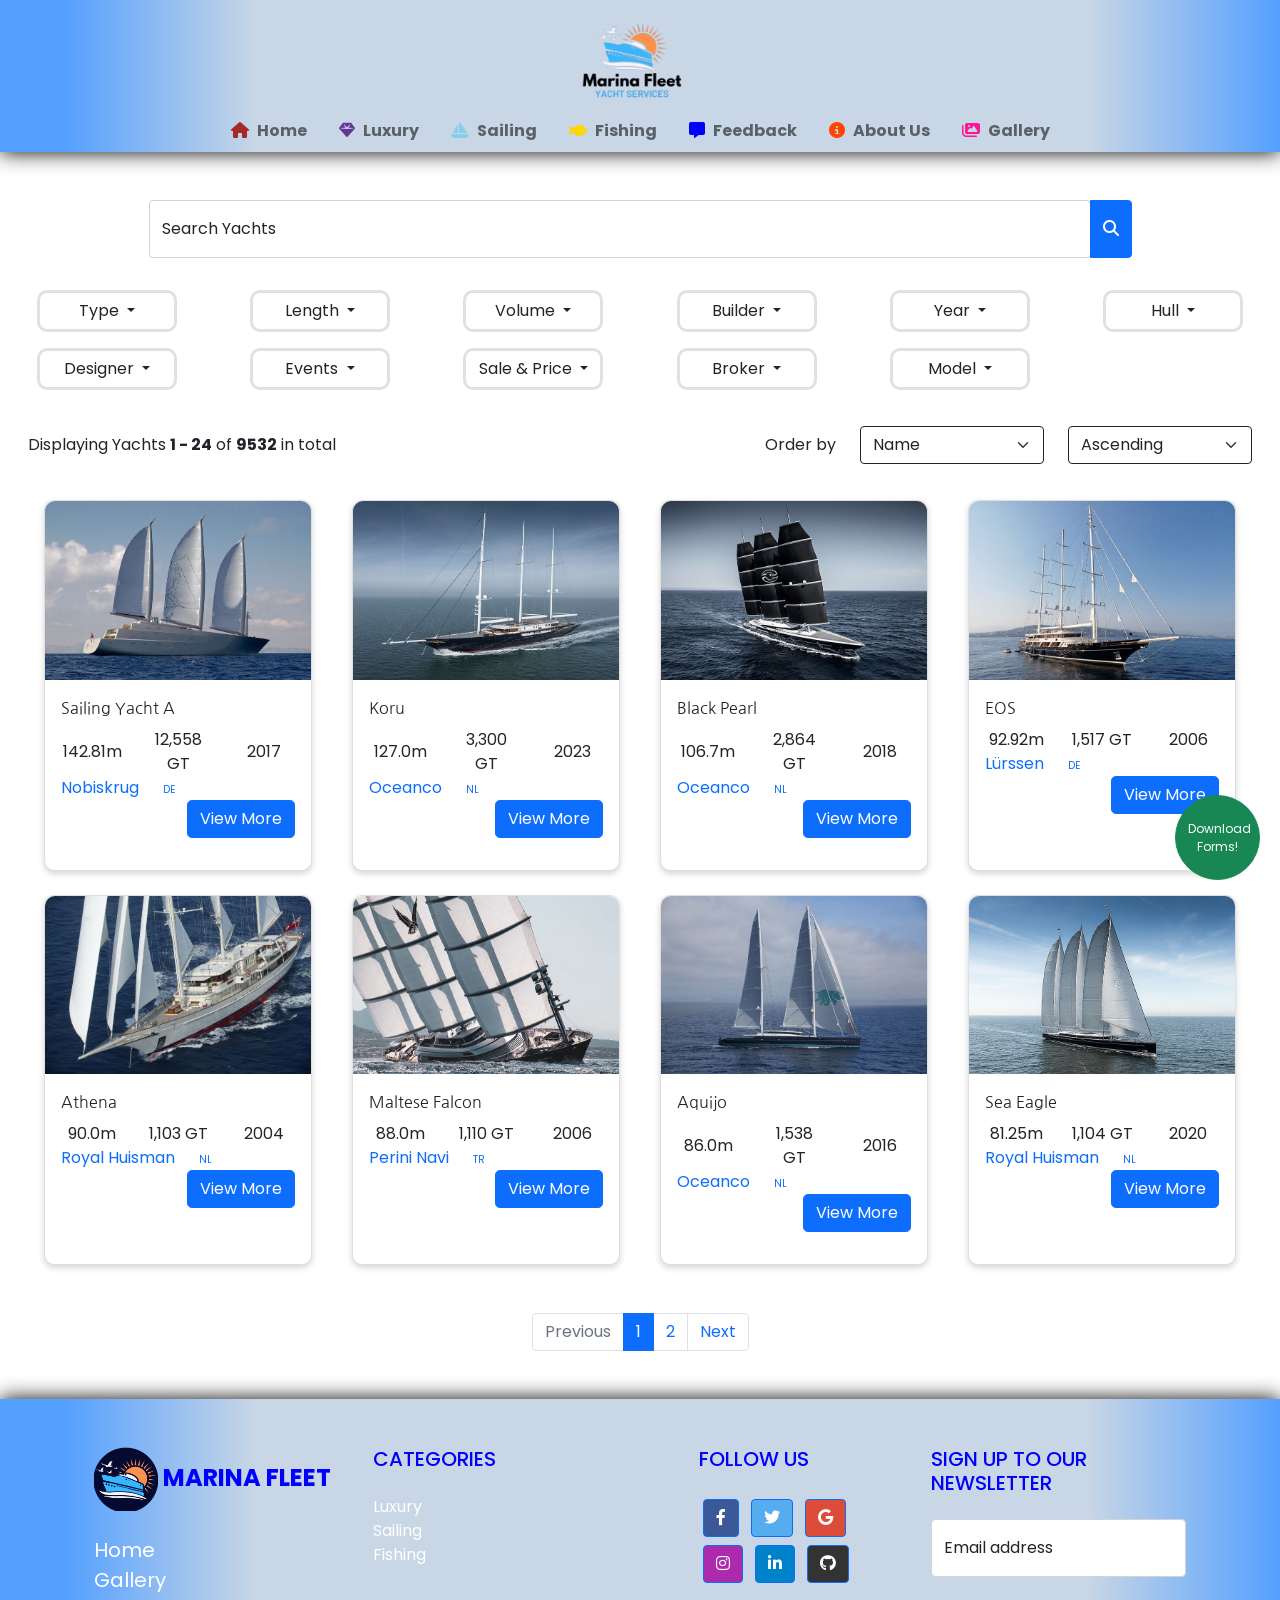
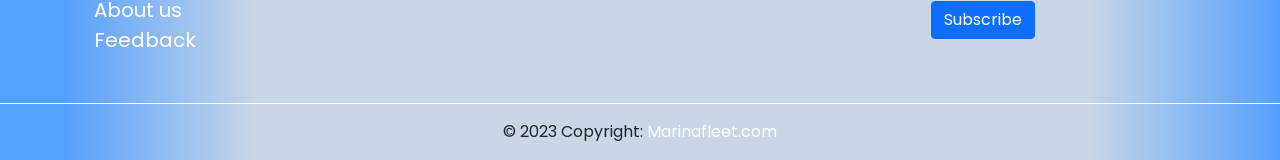
<file: sailing.html>
<!DOCTYPE html>
<html lang="en">
<head>
    <meta charset="UTF-8">
    <meta http-equiv="X-UA-Compatible" content="IE=edge">
    <meta name="viewport" content="width=device-width, initial-scale=1.0">
    <title>Sailing | Marina Fleet</title>
    <!-- Website icon -->
    <link rel="shortcut icon" href="assets/Images/Marina Fleet 1.png">

    <!-- This is my jQuery UI CSS File -->
    <link rel="stylesheet" href="assets/jquery/jquery-ui-1.13.2.custom/jquery-ui.min.css">

    <!-- This is my Bootstrap CSS File -->
    <link rel="stylesheet" href="assets/Bootstrap/css/bootstrap.min.css">

    <!-- This is my FontAwesome CSS File -->
    <link rel="stylesheet" href="assets/Font Awesome/css/all.min.css">

    <!-- This is my WOW Animation CSS File -->
    <link rel="stylesheet" href="assets/WOW/animate.css">

    <!-- This is my Customized CSS File -->
    <link rel="stylesheet" href="style.css">
</head>
<body>
<!-- Download Button -->  
<a href="download-forms.html" class="text-decoration-none"><button class="btn btn-success rounded-circle download">Download Forms!</button></a>
<!-- Download Button -->
    
<!-- Navbar -->
<nav class="navbar navbar-expand-lg navbar-light sticky-top">
    <button
    class="navbar-toggler ms-1"
    type="button"
    data-bs-toggle="collapse"
    data-bs-target="#navbarSupportedContent"
    aria-controls="navbarSupportedContent"
    aria-expanded="false"
    aria-label="Toggle navigation"
  >
    <i class="fas fa-bars"></i>
  </button>
  <div class="container d-flex justify-content-center">
    <div class="row">
      <div class="col-12 d-flex justify-content-center">
        <a class="navbar-brand h-25" href="index.html"
        ><img
          src="assets/Images/Marina Fleet Logo.png"
          alt="Logo"
          draggable="false"
          height="100px"
      /></a>
      </div>
      <div class="col-12 d-flex justify-content-center">
        <div class="collapse navbar-collapse" id="navbarSupportedContent">
          <ul class="navbar-nav align-items-center mx-auto">
            <li class="nav-item">
              <a class="nav-link mx-2 hover_effect" href="index.html"><i class="fa-solid fa-house pe-2" style="color: brown;"></i>Home</a>
            </li>
            <li class="nav-item">
              <a class="nav-link mx-2 hover_effect" href="luxury.html"><i class="fa-solid fa-gem pe-2" style="color: rebeccapurple"></i>Luxury</a>
            </li>
            <li class="nav-item">
              <a class="nav-link mx-2 hover_effect" href="sailing.html"><i class="fa-solid fa-sailboat pe-2" style="color: skyblue"></i>Sailing</a>
            </li>
            <li class="nav-item">
              <a class="nav-link mx-2 hover_effect" href="fishing.html"><i class="fa-solid fa-fish pe-2" style="color: gold"></i>Fishing</a>
            </li>
            <li class="nav-item">
              <a class="nav-link mx-2 hover_effect" href="feedback.html"><i class="fa-solid fa-message pe-2" style="color: blue;"></i>Feedback</a>
            </li>
            <li class="nav-item">
              <a class="nav-link mx-2 hover_effect" href="about.html"><i class="fa-solid fa-circle-info pe-2" style="color: orangered"></i>About Us</a>
            </li>
            <li class="nav-item">
              <a class="nav-link mx-2 hover_effect" href="gallery.html"><i class="fa-solid fa-images pe-2" style="color: deeppink"></i>Gallery</a>
            </li>
          </ul>
        </div>
      </div>
    </div>
  </div>
</nav>
<!-- Navbar -->

<!--Filter Section starts here-->
<div class="container-fluid mb-3 mt-5">
    <div class="row justify-content-center">
        <div class="col">
            <div class="input-group justify-content-center font-size">
          <div class="form-floating w-75">
            <input type="search" id="form1" class="form-control" placeholder="Seach Yachts" style="box-shadow: none;">
            <label class="form-label" for="form1">Search Yachts</label>
          </div>
          <button type="button" class="btn btn-primary">
            <i class="fas fa-search"></i>
          </button>
            </div>
        </div>
    </div>
    <div class="row row-cols-lg-6 row-cols-md-4 row-cols-sm-3 row-cols-1 text-center my-4 dropdown-row">
        <div class="col my-2">
            <div class="dropdown">
              <button class="btn btn-white dropdown-toggle border border-3 dropdown-btn" type="button" id="dropdownMenuButton1" data-bs-toggle="dropdown" aria-expanded="false">
                Type
              </button>
              <ul class="dropdown-menu" aria-labelledby="dropdownMenuButton1" style="box-shadow: 0 5px 5px #888888;">
                <li><a class="dropdown-item" href="#">Motor</a></li>
                <li><a class="dropdown-item" href="#">Sailing</a></li>
                <li><a class="dropdown-item disabled bg-light text-black" style="font-size: small" href="#">Subtype :</a></li>
                <li><a class="dropdown-item" href="#">Conversion</a></li>
                <li><a class="dropdown-item" href="#">Explorer</a></li>
                <li><a class="dropdown-item" href="#">Flybridge</a></li>
                <li><a class="dropdown-item" href="#">Julet</a></li>
                <li><a class="dropdown-item" href="#">J Class</a></li>
                <li><a class="dropdown-item" href="#">Maxi</a></li>
                <li><a class="dropdown-item" href="#">Motor Sailer</a></li>
                <li><a class="dropdown-item" href="#">Sport Boat</a></li>
                <li><a class="dropdown-item" href="#">Sport Fisherman</a></li>
                <li><a class="dropdown-item" href="#">Support Yacht</a></li>
              </ul>
            </div>
        </div>
        <div class="col my-2">
            <div class="dropdown">
              <button class="btn btn-white dropdown-toggle border border-3 dropdown-btn" type="button" id="dropdownMenuButton2" data-bs-toggle="dropdown" aria-expanded="false">
                Length
              </button>
              <ul class="dropdown-menu" aria-labelledby="dropdownMenuButton2" style="box-shadow: 0 5px 5px #888888;">
                <li><a class="dropdown-item" href="#">30m-</a></li>
                <li><a class="dropdown-item" href="#">30m+</a></li>
                <li><a class="dropdown-item" href="#">24m-30m</a></li>
                <hr class="my-2">
                <li><a class="dropdown-item" href="#">100m+</a></li>
                <li><a class="dropdown-item" href="#">80m-100m</a></li>
                <li><a class="dropdown-item" href="#">60m-80m</a></li>
                <li><a class="dropdown-item" href="#">50m-60m</a></li>
                <li><a class="dropdown-item" href="#">40m-50m</a></li>
                <li><a class="dropdown-item" href="#">30m-40m</a></li>
              </ul>
            </div>
        </div>
        <div class="col my-2">
            <div class="dropdown">
              <button class="btn btn-white dropdown-toggle border border-3 dropdown-btn" type="button" id="dropdownMenuButton3" data-bs-toggle="dropdown" aria-expanded="false">
                Volume
              </button>
              <ul class="dropdown-menu" aria-labelledby="dropdownMenuButton3" style="box-shadow: 0 5px 5px #888888;">
                <li><a class="dropdown-item" href="#">500gt-</a></li>
                <li><a class="dropdown-item" href="#">500gt+</a></li>
                <hr class="my-2">
                <li><a class="dropdown-item" href="#">200gt-</a></li>
                <li><a class="dropdown-item" href="#">200gt-300gt</a></li>
                <li><a class="dropdown-item" href="#">300gt-500gt</a></li>
                <li><a class="dropdown-item" href="#">500gt-750gt</a></li>
                <li><a class="dropdown-item" href="#">750gt-1000gt</a></li>
                <li><a class="dropdown-item" href="#">1000gt-1500gt</a></li>
                <li><a class="dropdown-item" href="#">1500gt+</a></li>
              </ul>
            </div>
        </div>
        <div class="col my-2">
            <div class="dropdown">
              <button class="btn btn-white dropdown-toggle border border-3 dropdown-btn" type="button" id="dropdownMenuButton4" data-bs-toggle="dropdown" aria-expanded="false">
                Builder
              </button>
              <ul class="dropdown-menu" aria-labelledby="dropdownMenuButton4" style="box-shadow: 0 5px 5px #888888;">
                <li><a class="dropdown-item" href="#">Nobiskrug</a></li>
                <li><a class="dropdown-item" href="#">Amels</a></li>
                <li><a class="dropdown-item" href="#">Lursen</a></li>
                <li><a class="dropdown-item" href="#">Feadship</a></li>
                <li><a class="dropdown-item" href="#">Abeking and Rasmussen</a></li>
                <li><a class="dropdown-item" href="#">Perini Navi</a></li>
                <li><a class="dropdown-item" href="#">Heesen</a></li>
                <li><a class="dropdown-item" href="#">Oceanco</a></li>
                <li><a class="dropdown-item" href="#">Benetti</a></li>
                <li><a class="dropdown-item" href="#">Westport</a></li>
                <li><a class="dropdown-item" href="#">Azimut</a></li>
                <li><a class="dropdown-item" href="#">Sanlorenzo</a></li>
                <li><a class="dropdown-item" href="#">Admiral</a></li>
                <li><a class="dropdown-item disabled bg-light text-black" style="font-size: small" href="#">Country :</a></li>
                <li><a class="dropdown-item" href="#">Germany</a></li>
                <li><a class="dropdown-item" href="#">Italy</a></li>
                <li><a class="dropdown-item" href="#">Netherlands</a></li>
                <li><a class="dropdown-item" href="#">Taiwan</a></li>
                <li><a class="dropdown-item" href="#">Turkey</a></li>
                <li><a class="dropdown-item" href="#">United States</a></li>
              </ul>
            </div>
        </div>
        <div class="col my-2">
            <div class="dropdown">
              <button class="btn btn-white dropdown-toggle border border-3 dropdown-btn" type="button" id="dropdownMenuButton5" data-bs-toggle="dropdown" aria-expanded="false">
                Year
              </button>
              <ul class="dropdown-menu" aria-labelledby="dropdownMenuButton5" style="box-shadow: 0 5px 5px #888888;">
                <li><a class="dropdown-item" href="#">2023</a></li>
                <li><a class="dropdown-item" href="#">2022</a></li>
                <li><a class="dropdown-item" href="#">2021</a></li>
                <li><a class="dropdown-item" href="#">2020</a></li>
                <li><a class="dropdown-item" href="#">2019</a></li>
                <hr class="my-2">
                <li><a class="dropdown-item" href="#">&ge; 2018</a></li>
                <li><a class="dropdown-item" href="#">2013-2017</a></li>
                <li><a class="dropdown-item" href="#">2003-2012</a></li>
                <li><a class="dropdown-item" href="#">&le; 2002</a></li>
              </ul>
            </div>
        </div>
        <div class="col my-2">
            <div class="dropdown">
              <button class="btn btn-white dropdown-toggle border border-3 dropdown-btn" type="button" id="dropdownMenuButton6" data-bs-toggle="dropdown" aria-expanded="false">
                Hull
              </button>
              <ul class="dropdown-menu" aria-labelledby="dropdownMenuButton6" style="box-shadow: 0 5px 5px #888888;">
                <li><a class="dropdown-item" href="#">Steel</a></li>
                <li><a class="dropdown-item" href="#">Aluminium</a></li>
                <li><a class="dropdown-item" href="#">GRP</a></li>
                <li><a class="dropdown-item" href="#">Wood</a></li>
                <li><a class="dropdown-item disabled bg-light text-black" style="font-size: small" href="#">Configuration :</a></li>
                <li><a class="dropdown-item" href="#">Displacement</a></li>
                <li><a class="dropdown-item" href="#">Planning</a></li>
                <li><a class="dropdown-item" href="#">Semi Displacement</a></li>
                <li><a class="dropdown-item" href="#">Fast Displacement</a></li>
                <li><a class="dropdown-item disabled bg-light text-black" style="font-size: small" href="#">Type :</a></li>
                <li><a class="dropdown-item" href="#">Mono hull</a></li>
                <li><a class="dropdown-item" href="#">Catamaran</a></li>
                <li><a class="dropdown-item" href="#">Trimaran</a></li>
              </ul>
            </div>
        </div>
        <div class="col my-2">
            <div class="dropdown">
              <button class="btn btn-white dropdown-toggle border border-3 dropdown-btn" type="button" id="dropdownMenuButton7" data-bs-toggle="dropdown" aria-expanded="false">
                Designer
              </button>
              <ul class="dropdown-menu" aria-labelledby="dropdownMenuButton7" style="box-shadow: 0 5px 5px #888888;">
                <li><a class="dropdown-item" href="#">Tim Heywood</a></li>
                <li><a class="dropdown-item" href="#">Terence Disdayle</a></li>
                <li><a class="dropdown-item" href="#">Diana Yacht Design</a></li>
                <li><a class="dropdown-item" href="#">Vripack</a></li>
                <li><a class="dropdown-item" href="#">Bennenberg &amp; Rovel</a></li>
                <li><a class="dropdown-item" href="#">Reymond Langton</a></li>
                <li><a class="dropdown-item" href="#">RWD</a></li>
                <li><a class="dropdown-item" href="#">Nuvolari Lenard</a></li>
                <li><a class="dropdown-item" href="#">Winch</a></li>
                <li><a class="dropdown-item" href="#">Espen Oeino</a></li>
                <li><a class="dropdown-item" href="#">H2</a></li>
                <li><a class="dropdown-item" href="#">Luiz de Basto</a></li>
              </ul>
            </div>
        </div>
        <div class="col my-2">
            <div class="dropdown">
              <button class="btn btn-white dropdown-toggle border border-3 dropdown-btn" type="button" id="dropdownMenuButton8" data-bs-toggle="dropdown" aria-expanded="false">
                Events
              </button>
              <ul class="dropdown-menu" aria-labelledby="dropdownMenuButton8" style="box-shadow: 0 5px 5px #888888;">
                <li><a class="dropdown-item" href="#">Monaco Yacht Show - 2022</a></li>
                <li><a class="dropdown-item" href="#">Cannes Yachting Festival - 2022</a></li>
                <li><a class="dropdown-item" href="#">Fort Lauderdale International Boat Show - 2022</a></li>
              </ul>
            </div>
        </div>
        <div class="col my-2">
            <div class="dropdown">
              <button class="btn btn-white dropdown-toggle border border-3 dropdown-btn" type="button" id="dropdownMenuButton9" data-bs-toggle="dropdown" aria-expanded="false">
                Sale &amp; Price
              </button>
              <ul class="dropdown-menu" aria-labelledby="dropdownMenuButton9" style="box-shadow: 0 5px 5px #888888;">
                <li><a class="dropdown-item" href="#">For Sale</a></li>
                <li><a class="dropdown-item disabled bg-light text-black" style="font-size: small" href="#">Price :</a></li>
                <li><a class="dropdown-item" href="#">&le; &euro;1M</a></li>
                <li><a class="dropdown-item" href="#">&euro;1-2M</a></li>
                <li><a class="dropdown-item" href="#">&euro;2-5M</a></li>
                <li><a class="dropdown-item" href="#">&euro;5-10M</a></li>
                <li><a class="dropdown-item" href="#">&euro;10-15M</a></li>
                <li><a class="dropdown-item" href="#">&euro;15-25M</a></li>
                <li><a class="dropdown-item" href="#">&ge; &euro;25M</a></li>
              </ul>
            </div>
        </div>
        <div class="col my-2">
            <div class="dropdown">
              <button class="btn btn-white dropdown-toggle border border-3 dropdown-btn" type="button" id="dropdownMenuButton10" data-bs-toggle="dropdown" aria-expanded="false">
                Broker
              </button>
              <ul class="dropdown-menu" aria-labelledby="dropdownMenuButton10" style="box-shadow: 0 5px 5px #888888;">
                <li><a class="dropdown-item" href="#">Burgess</a></li>
                <li><a class="dropdown-item" href="#">SuperYachtsMonaco</a></li>
                <li><a class="dropdown-item" href="#">Edmiston</a></li>
                <li><a class="dropdown-item" href="#">Engel &amp; V&ouml;lkers Yachting</a></li>
                <li><a class="dropdown-item" href="#">Bennenberg &amp; Rovel</a></li>
                <li><a class="dropdown-item" href="#">Ocean Independence</a></li>
                <li><a class="dropdown-item" href="#">IYC</a></li>
                <li><a class="dropdown-item" href="#">Imperial Yachts</a></li>
                <li><a class="dropdown-item" href="#">Fraser</a></li>
                <li><a class="dropdown-item" href="#">Bluewater Yachting</a></li>
                <li><a class="dropdown-item" href="#">Y.CO</a></li>
                <li><a class="dropdown-item" href="#">Denison Yachting</a></li>
              </ul>
            </div>
        </div>
        <div class="col my-2">
            <div class="dropdown">
              <button class="btn btn-white dropdown-toggle border border-3 dropdown-btn" type="button" id="dropdownMenuButton11" data-bs-toggle="dropdown" aria-expanded="false">
                Model
              </button>
              <ul class="dropdown-menu" aria-labelledby="dropdownMenuButton11" style="box-shadow: 0 5px 5px #888888;">
                <li><a class="dropdown-item" href="#">Benetti Classic 35</a></li>
                <li><a class="dropdown-item" href="#">Mangusta 130</a></li>
                <li><a class="dropdown-item" href="#">Mangusta 108</a></li>
                <li><a class="dropdown-item" href="#">Westport 130</a></li>
                <li><a class="dropdown-item" href="#">Westport 112</a></li>
                <li><a class="dropdown-item" href="#">Mangusta 165</a></li>
                <li><a class="dropdown-item" href="#">Sanlorenzo SD122</a></li>
                <li><a class="dropdown-item" href="#">Custom Line 120</a></li>
                <li><a class="dropdown-item" href="#">Sunseeker 116</a></li>
                <li><a class="dropdown-item" href="#">Sunseeker 131</a></li>
                <li><a class="dropdown-item" href="#">Princess 35M</a></li>
                <li><a class="dropdown-item" href="#">Benetti Fast 125</a></li>
              </ul>
            </div>
        </div>
    </div>
    <div class="row row-cols-lg-2 row-cols-md-2 row-cols-sm-1 row-cols-1 align-items-center px-3">
        <div class="col fw-normal">
            Displaying Yachts <span class="fw-bolder">1 - 24</span> of <span class="fw-bolder">9532</span> in total
        </div>
        <hr class="d-none hr-d-none my-3">
        <div class="col justify-content-center">
            <div class="row row-cols-lg-3 row-cols-md-2 row-cols-sm-1 row-cols-1 justify-content-end align-items-center">
                <div class="col right">Order by</div>
                <div class="col justify-content-center my-1">
                    <select class="form-select border-dark" aria-label="Default select example">
                      <option selected>Name</option>
                      <option value="1">Type</option>
                      <option value="2">Length overall</option>
                      <option value="3">Gross Tonnage</option>
                      <option value="4">Year</option>
                      <option value="5">Price</option>
                      <option value="6">Random</option>
                    </select>
                </div>
                <div class="col justify-content-center my-1">
                    <select class="form-select border-dark" aria-label="Default select example">
                      <option selected>Ascending</option>
                      <option value="1">Descending</option>
                    </select>
                </div>
            </div>
        </div>
    </div>
</div>
<!--Filter Section ends here-->
    
<!--Card Section starts here-->
<div class="container-fluid mb-4 mt-2">
    <div class="row row-cols-xl-4 row-cols-lg-3 row-cols-md-2 row-cols-sm-2 row-cols-1 justify-content-center p-2 m-1">
        <div class="col mb-4">
            <div class="card hover-bs m-2 wow rotateIn" data-wow-duration="1.5s" style="border-radius: 10px;box-shadow: 0 3px 6px 0 #00000029;">
              <img src="assets/Images/Sailing Yacht.jpg" class="card-img-top" alt="..." style="border-radius: 10px 10px 0 0;">
              <div class="card-body">
                <p class="card-title ff-gothic">Sailing Yacht A</p>
                <div class="row justify-content-center align-items-center text-center">
                    <div class="col">142.81m</div>
                    <div class="col">12,558 GT</div>
                    <div class="col">2017</div>
                </div>
                <div class="row align-items-center text-primary">
                    <div class="col">Nobiskrug<span class="mx-4" style="font-size: 10px;">DE</span></div>
                </div>
                <div class="row align-items-center">
                    <div class="col" style="text-align: right;">
                        <button class="btn btn-primary rounded-3 open1">View More</button>
                    </div>
                </div>
              </div>
            </div>
        </div>
        <div class="col mb-4">
            <div class="card hover-bs m-2 wow rotateIn" data-wow-duration="1.7s" style="border-radius: 10px;box-shadow: 0 3px 6px 0 #00000029;">
              <img src="assets/Images/Koru Yacht.jpg" class="card-img-top" alt="..." style="border-radius: 10px 10px 0 0;">
              <div class="card-body">
                <p class="card-title ff-gothic">Koru</p>
                <div class="row justify-content-center align-items-center text-center">
                    <div class="col">127.0m</div>
                    <div class="col">3,300 GT</div>
                    <div class="col">2023</div>
                </div>
                <div class="row align-items-center text-primary">
                    <div class="col">Oceanco<span class="mx-4" style="font-size: 10px;">NL</span></div>
                </div>
                <div class="row align-items-center">
                    <div class="col" style="text-align: right;">
                        <button class="btn btn-primary rounded-3 open2">View More</button>
                    </div>
                </div>
              </div>
            </div>
        </div>
        <div class="col mb-4">
            <div class="card hover-bs m-2 wow rotateIn" data-wow-duration="1.9s" style="border-radius: 10px;box-shadow: 0 3px 6px 0 #00000029;">
              <img src="assets/Images/Black Pearl Yacht.jpg" class="card-img-top" alt="..." style="border-radius: 10px 10px 0 0;">
              <div class="card-body">
                <p class="card-title ff-gothic">Black Pearl</p>
                <div class="row justify-content-center align-items-center text-center">
                    <div class="col">106.7m</div>
                    <div class="col">2,864 GT</div>
                    <div class="col">2018</div>
                </div>
                <div class="row align-items-center text-primary">
                    <div class="col">Oceanco<span class="mx-4" style="font-size: 10px;">NL</span></div>
                </div>
                <div class="row align-items-center">
                    <div class="col" style="text-align: right;">
                        <button class="btn btn-primary rounded-3 open3">View More</button>
                    </div>
                </div>
              </div>
            </div>
        </div>
        <div class="col mb-4">
            <div class="card hover-bs m-2 wow rotateIn" data-wow-duration="2.1s" style="border-radius: 10px;box-shadow: 0 3px 6px 0 #00000029;">
              <img src="assets/Images/EOS Yacht.jpeg" class="card-img-top" alt="..." style="border-radius: 10px 10px 0 0;">
              <div class="card-body">
                <p class="card-title ff-gothic">EOS</p>
                <div class="row justify-content-center align-items-center text-center">
                    <div class="col">92.92m</div>
                    <div class="col">1,517 GT</div>
                    <div class="col">2006</div>
                </div>
                <div class="row align-items-center text-primary">
                    <div class="col">L&uuml;rssen<span class="mx-4" style="font-size: 10px;">DE</span></div>
                </div>
                <div class="row align-items-center">
                    <div class="col" style="text-align: right;">
                        <button class="btn btn-primary rounded-3 open4">View More</button>
                    </div>
                </div>
              </div>
            </div>
        </div>
        <div class="col mb-4">
            <div class="card hover-bs m-2 wow rotateIn" data-wow-duration="2.3s" style="border-radius: 10px;box-shadow: 0 3px 6px 0 #00000029;">
              <img src="assets/Images/Athena Yacht.jpg" class="card-img-top" alt="..." style="border-radius: 10px 10px 0 0;">
              <div class="card-body">
                <p class="card-title ff-gothic">Athena</p>
                <div class="row justify-content-center align-items-center text-center">
                    <div class="col">90.0m</div>
                    <div class="col">1,103 GT</div>
                    <div class="col">2004</div>
                </div>
                <div class="row align-items-center text-primary">
                    <div class="col">Royal Huisman<span class="mx-4" style="font-size: 10px;">NL</span></div>
                </div>
                <div class="row align-items-center">
                    <div class="col" style="text-align: right;">
                        <button class="btn btn-primary rounded-3 open5">View More</button>
                    </div>
                </div>
              </div>
            </div>
        </div>
        <div class="col mb-4">
            <div class="card hover-bs m-2 wow rotateIn" data-wow-duration="2.5s" style="border-radius: 10px;box-shadow: 0 3px 6px 0 #00000029;">
              <img src="assets/Images/Maltese Falcon Yacht.jpg" class="card-img-top" alt="..." style="border-radius: 10px 10px 0 0;">
              <div class="card-body">
                <p class="card-title ff-gothic">Maltese Falcon</p>
                <div class="row justify-content-center align-items-center text-center">
                    <div class="col">88.0m</div>
                    <div class="col">1,110 GT</div>
                    <div class="col">2006</div>
                </div>
                <div class="row align-items-center text-primary">
                    <div class="col">Perini Navi<span class="mx-4" style="font-size: 10px;">TR</span></div>
                </div>
                <div class="row align-items-center">
                    <div class="col" style="text-align: right;">
                        <button class="btn btn-primary rounded-3 open6">View More</button>
                    </div>
                </div>
              </div>
            </div>
        </div>
        <div class="col mb-4">
            <div class="card hover-bs m-2 wow rotateIn" data-wow-duration="2.7s" style="border-radius: 10px;box-shadow: 0 3px 6px 0 #00000029;">
              <img src="assets/Images/Aquijo Yacht.jpg" class="card-img-top" alt="..." style="border-radius: 10px 10px 0 0;">
              <div class="card-body">
                <p class="card-title ff-gothic">Aquijo</p>
                <div class="row justify-content-center align-items-center text-center">
                    <div class="col">86.0m</div>
                    <div class="col">1,538 GT</div>
                    <div class="col">2016</div>
                </div>
                <div class="row align-items-center text-primary">
                    <div class="col">Oceanco<span class="mx-4" style="font-size: 10px;">NL</span></div>
                </div>
                <div class="row align-items-center">
                    <div class="col" style="text-align: right;">
                        <button class="btn btn-primary rounded-3 open7">View More</button>
                    </div>
                </div>
              </div>
            </div>
        </div>
        <div class="col mb-4">
            <div class="card hover-bs m-2 wow rotateIn" data-wow-duration="2.9s" style="border-radius: 10px;box-shadow: 0 3px 6px 0 #00000029;">
              <img src="assets/Images/Sea Eagle Yacht.jpg" class="card-img-top" alt="..." style="border-radius: 10px 10px 0 0;">
              <div class="card-body">
                <p class="card-title ff-gothic">Sea Eagle</p>
                <div class="row justify-content-center align-items-center text-center">
                    <div class="col">81.25m</div>
                    <div class="col">1,104 GT</div>
                    <div class="col">2020</div>
                </div>
                <div class="row align-items-center text-primary">
                    <div class="col">Royal Huisman<span class="mx-4" style="font-size: 10px;">NL</span></div>
                </div>
                <div class="row align-items-center">
                    <div class="col" style="text-align: right;">
                        <button class="btn btn-primary rounded-3 open8">View More</button>
                    </div>
                </div>
              </div>
            </div>
        </div>
    </div>   
</div>
<!--Card Section ends here-->
    
<!--Pagination Section starts here-->
<nav aria-label="Page navigation example" class="my-2">
  <ul class="pagination justify-content-center">
    <li class="page-item disabled">
      <a class="page-link">Previous</a>
    </li>
    <li class="page-item active"><a class="page-link" href="sailing.html">1</a></li>
    <li class="page-item"><a class="page-link" href="sailing-2.html">2</a></li>
    <li class="page-item">
      <a class="page-link" href="sailing-2.html">Next</a>
    </li>
  </ul>
</nav>
<!--Pagination Section ends here-->
    
<!--Footer Section starts here-->
    <footer class="text-center text-lg-start mt-xl-5 pt-4">
    <!-- Grid container -->
    <div class="container p-4">
      <!--Grid row-->
      <div class="row">
        <!--Grid column-->
        <div class="col-lg-3 col-md-6 mb-4 mb-lg-0">
          <h5 class="text-uppercase mb-4 fw-bolder fs-4" style="color: blue;">
              <a href="index.html"><img src="assets/Images/Marina Fleet 1.png" alt="" class="w-25"></a>
              Marina Fleet
            </h5>

          <ul class="list-unstyled mb-4">
            <li>
              <a href="index.html" class="text-white fs-5">Home</a>
            </li>
            <li>
              <a href="gallery.html" class="text-white fs-5">Gallery</a>
            </li>
            <li>
              <a href="about.html" class="text-white fs-5">About us</a>
            </li>
            <li>
              <a href="feedback.html" class="text-white fs-5">Feedback</a>
            </li>
          </ul>
        </div>
        <!--Grid column-->

        <!--Grid column-->
        <div class="col-lg-3 col-md-6 mb-4 mb-lg-0">
          <h5 class="text-uppercase mb-4">Categories</h5>

          <ul class="list-unstyled">
            <li>
              <a href="#!" class="text-white">Luxury</a>
            </li>
            <li>
              <a href="#!" class="text-white">Sailing</a>
            </li>
            <li>
              <a href="#!" class="text-white">Fishing</a>
            </li>
          </ul>
        </div>
        <!--Grid column-->

        <!--Grid column-->
        <div class="col-md-3 col-lg-2 col-xl-2 mx-auto">
            <h5 class="text-uppercase mb-4">Follow us</h5>

            <!-- Facebook -->
            <a class="btn btn-primary btn-floating m-1" style="background-color: #3b5998" href="https://facebook.com/" target="_blank" role="button"><i class="fab fa-facebook-f"></i></a>

            <!-- Twitter -->
            <a class="btn btn-primary btn-floating m-1" style="background-color: #55acee" href="https://twitter.com/" target="_blank" role="button"><i class="fab fa-twitter"></i></a>

            <!-- Google -->
            <a class="btn btn-primary btn-floating m-1" style="background-color: #dd4b39" href="https://google.com/" target="_blank" role="button"><i class="fab fa-google"></i></a>

            <!-- Instagram -->
            <a class="btn btn-primary btn-floating m-1" style="background-color: #ac2bac" href="https://instagram.com/" target="_blank" role="button"><i class="fab fa-instagram"></i></a>

            <!-- Linkedin -->
            <a class="btn btn-primary btn-floating m-1" style="background-color: #0082ca" href="https://linkedin.com/" target="_blank" role="button"><i class="fab fa-linkedin-in"></i></a>
            <!-- Github -->
            <a class="btn btn-primary btn-floating m-1" style="background-color: #333333" href="https://github.com/" target="_blank" role="button"><i class="fab fa-github"></i></a>
          </div>
        <!--Grid column-->

        <!--Grid column-->
        <div class="col-lg-3 col-md-6 mb-4 mb-lg-0">
          <h5 class="text-uppercase mb-4">Sign up to our newsletter</h5>

          <div class="form-floating form-white mb-4">
            <input type="email" id="floatingInput" class="form-control" placeholder="name@example.com"/>
            <label for="floatingInput">Email address</label>
          </div>

          <button type="submit" class="btn btn-primary">Subscribe</button>
        </div>
        <!--Grid column-->
      </div>
      <!--Grid row-->
    </div>
    <!-- Grid container -->

    <!-- Copyright -->
    <div class="text-center p-3 border-top border-white">
      © 2023 Copyright:
      <a class="text-white" href="index.html">Marinafleet.com</a>
    </div>
    <!-- Copyright -->
  </footer>
<!--Footer Section ends here-->

<!--Popup Section starts here-->
<div id="main1" class="container-fluid top-0 bg-black bg-opacity-50 h-100 position-fixed overflow-auto" style="left: 0;z-index: 3;">
  <div class="w-75 h-auto bg-light position-relative justify-content-center" style="top: 25%;left: 15%;">
      <button type="button" class="btn-close" id="close1"></button>
      <div class="row px-5 py-3 justify-content-center">
          <div class="col-lg-5 col-md-7 col-sm-7 col-12">
              <div id="carouselExampleFade1" class="carousel slide carousel-fade" data-bs-ride="carousel">
                <div class="carousel-inner">
                  <div class="carousel-item active">
                    <img src="assets/Images/Sailing Yacht.jpg" class="d-block w-100" alt="...">
                  </div>
                  <div class="carousel-item">
                    <img src="assets/Images/Sailing Yacht A2.jpg" class="d-block w-100" alt="...">
                  </div>
                  <div class="carousel-item">
                    <img src="assets/Images/Sailing Yacht A3.jpg" class="d-block w-100" alt="...">
                  </div>
                </div>
                <button class="carousel-control-prev" type="button" data-bs-target="#carouselExampleFade1" data-bs-slide="prev">
                  <span class="carousel-control-prev-icon" aria-hidden="true"></span>
                  <span class="visually-hidden">Previous</span>
                </button>
                <button class="carousel-control-next" type="button" data-bs-target="#carouselExampleFade1" data-bs-slide="next">
                  <span class="carousel-control-next-icon" aria-hidden="true"></span>
                  <span class="visually-hidden">Next</span>
                </button>
              </div>
          </div>
      </div>
      <div class="row px-5 justify-content-center">
          <div class="col-12 text-center">
              <h1 class="ff-gothic fs-3">Sailing Yacht A</h1>
              <p class="font-size">
                  Sailing Yacht A is a sailing yacht with a length of 142.81m. The yacht's builder is Nobiskrug from Germany who delivered superyacht Sailing Yacht A in 2017. The superyacht has a beam of 24.88m, a draft of 8.0m and a volume of 12,558 GT.
                  <br>

                  The Sailing Yacht A features exterior design by Philippe Starck, while her interior was penned by Philippe Starck, with naval architecture by Nobiskrug and Dykstra Naval Architects. Up to 51 crew members including the captain of Sailing Yacht A are accommodated on board the superyacht Sailing Yacht A, The yacht Sailing Yacht A has a steel hull. She is powered by 2 MTU engines, which give her a cruising speed of 16.0 kn and a top speed of 21.0 kn. The yacht has a speed of 16.0 kn.
              </p>
              <button class="btn btn-primary mb-5">Book Now</button>
          </div>
      </div>
  </div>
</div>
<div id="main2" class="container-fluid top-0 bg-black bg-opacity-50 h-100 position-fixed overflow-auto" style="left: 0;z-index: 3;">
  <div class="w-75 h-auto bg-light position-relative justify-content-center" style="top: 25%;left: 15%;">
      <button type="button" class="btn-close" id="close2"></button>
      <div class="row px-5 py-3 justify-content-center">
          <div class="col-lg-5 col-md-7 col-sm-7 col-12">
              <div id="carouselExampleFade2" class="carousel slide carousel-fade" data-bs-ride="carousel">
                <div class="carousel-inner">
                  <div class="carousel-item active">
                    <img src="assets/Images/Koru Yacht.jpg" class="d-block w-100" alt="...">
                  </div>
                  <div class="carousel-item">
                    <img src="assets/Images/Koru Yacht2.jpg" class="d-block w-100" alt="...">
                  </div>
                  <div class="carousel-item">
                    <img src="assets/Images/Koru Yacht3.jpg" class="d-block w-100" alt="...">
                  </div>
                </div>
                <button class="carousel-control-prev" type="button" data-bs-target="#carouselExampleFade2" data-bs-slide="prev">
                  <span class="carousel-control-prev-icon" aria-hidden="true"></span>
                  <span class="visually-hidden">Previous</span>
                </button>
                <button class="carousel-control-next" type="button" data-bs-target="#carouselExampleFade2" data-bs-slide="next">
                  <span class="carousel-control-next-icon" aria-hidden="true"></span>
                  <span class="visually-hidden">Next</span>
                </button>
              </div>
          </div>
      </div>
      <div class="row px-5 justify-content-center">
          <div class="col-12 text-center">
              <h1 class="ff-gothic fs-3">Koru Yacht</h1>
              <p class="font-size">
                Koru is a sailing yacht with a length of 127.0m. The yacht's builder is Oceanco from Netherlands who delivered superyacht Koru in 2023. The superyacht has a volume of 3,300 GT.<br>

                On the ranking of the largest yachts in the world, Koru superyacht is listed as number 32nd. She is the 1st-largest yacht built by Oceanco. The owner of yacht Koru is shown in SYT iQ and is exclusively available to subscribers. On SuperYacht Times we have 45 photos of yacht Koru, and she is featured in 14 yacht news articles.
              </p>
              <button class="btn btn-primary mb-5">Book Now</button>
          </div>
      </div>
  </div>
</div>
<div id="main3" class="container-fluid top-0 bg-black bg-opacity-50 h-100 position-fixed overflow-auto" style="left: 0;z-index: 3;">
  <div class="w-75 h-auto bg-light position-relative justify-content-center" style="top: 25%;left: 15%;">
      <button type="button" class="btn-close" id="close3"></button>
      <div class="row px-5 py-3 justify-content-center">
          <div class="col-lg-5 col-md-7 col-sm-7 col-12">
              <div id="carouselExampleFade3" class="carousel slide carousel-fade" data-bs-ride="carousel">
                <div class="carousel-inner">
                  <div class="carousel-item active">
                    <img src="assets/Images/Black Pearl Yacht.jpg" class="d-block w-100" alt="...">
                  </div>
                  <div class="carousel-item">
                    <img src="assets/Images/Black Pearl Yacht2.jpg" class="d-block w-100" alt="...">
                  </div>
                  <div class="carousel-item">
                    <img src="assets/Images/Black Pearl Yacht3.jpg" class="d-block w-100" alt="...">
                  </div>
                </div>
                <button class="carousel-control-prev" type="button" data-bs-target="#carouselExampleFade3" data-bs-slide="prev">
                  <span class="carousel-control-prev-icon" aria-hidden="true"></span>
                  <span class="visually-hidden">Previous</span>
                </button>
                <button class="carousel-control-next" type="button" data-bs-target="#carouselExampleFade3" data-bs-slide="next">
                  <span class="carousel-control-next-icon" aria-hidden="true"></span>
                  <span class="visually-hidden">Next</span>
                </button>
              </div>
          </div>
      </div>
      <div class="row px-5 justify-content-center">
          <div class="col-12 text-center">
              <h1 class="ff-gothic fs-3">Black Pearl Yacht</h1>
              <p class="font-size">
                The 106.7m three-masted sailing yacht, Black Pearl, built by Oceanco and delivered to her owner in 2018, is the result of an evolutionary design by Ken Freivokh Design, Nuvolari Lenard and Villate De¬sign. A multi-level central atrium includes an all- glass lift that rises alongside the central mast, contributing to a feeling of vertical integration between the decks. Dykstra Naval Architects designed Black Pearl's DynaRig carbon masts and sailing system.<br>

                All 2,900 square metres of sails can be set at the push of a button in 7 minutes! BMT Nigel Gee collaborated with Oceanco to create Black Pearl's hybrid propulsion system as well as other onboard systems such as waste heat recovery. In addition to wind power, she is powered by 2 x 1080kW MTU's / 2 x 400kW electrical propulsion motors. Her accommodations include a master suite, 2 VIP suites, 2 double guest cabins and a full beam beach club, that is convert¬ible into a cinema.
              </p>
              <button class="btn btn-primary mb-5">Book Now</button>
          </div>
      </div>
  </div>
</div>
<div id="main4" class="container-fluid top-0 bg-black bg-opacity-50 h-100 position-fixed overflow-auto" style="left: 0;z-index: 3;">
  <div class="w-75 h-auto bg-light position-relative justify-content-center" style="top: 25%;left: 15%;">
      <button type="button" class="btn-close" id="close4"></button>
      <div class="row px-5 py-3 justify-content-center">
          <div class="col-lg-5 col-md-7 col-sm-7 col-12">
              <div id="carouselExampleFade4" class="carousel slide carousel-fade" data-bs-ride="carousel">
                <div class="carousel-inner">
                  <div class="carousel-item active">
                    <img src="assets/Images/EOS Yacht.jpeg" class="d-block w-100" alt="...">
                  </div>
                  <div class="carousel-item">
                    <img src="assets/Images/EOS Yacht2.jpg" class="d-block w-100" alt="...">
                  </div>
                  <div class="carousel-item">
                    <img src="assets/Images/Eclipse Yacht3.jpg" class="d-block w-100" alt="...">
                  </div>
                </div>
                <button class="carousel-control-prev" type="button" data-bs-target="#carouselExampleFade4" data-bs-slide="prev">
                  <span class="carousel-control-prev-icon" aria-hidden="true"></span>
                  <span class="visually-hidden">Previous</span>
                </button>
                <button class="carousel-control-next" type="button" data-bs-target="#carouselExampleFade4" data-bs-slide="next">
                  <span class="carousel-control-next-icon" aria-hidden="true"></span>
                  <span class="visually-hidden">Next</span>
                </button>
              </div>
          </div>
      </div>
      <div class="row px-5 justify-content-center">
          <div class="col-12 text-center">
              <h1 class="ff-gothic fs-3">EOS Yacht</h1>
              <p class="font-size">
                EOS is a sailing yacht with a length of 92.92m. The yacht's builder is Lürssen from Germany who delivered superyacht EOS in 2006. The superyacht has a beam of 13.5m, a draft of 6.5m and a volume of 1,517 GT.<br>

                On the ranking of the largest yachts in the world, EOS superyacht is listed as number 94th. She is the 31st-largest yacht built by Lürssen. The owner of yacht EOS is shown in SYT iQ and is exclusively available to subscribers. On SuperYacht Times we have 33 photos of yacht EOS, and she is featured in 29 yacht news articles. Refit market data from SYT iQ show that the yacht was last refitted in 2022.
              </p>
              <button class="btn btn-primary mb-5">Book Now</button>
          </div>
      </div>
  </div>
</div>
<div id="main5" class="container-fluid top-0 bg-black bg-opacity-50 h-100 position-fixed overflow-auto" style="left: 0;z-index: 3;">
  <div class="w-75 h-auto bg-light position-relative justify-content-center" style="top: 25%;left: 15%;">
      <button type="button" class="btn-close" id="close5"></button>
      <div class="row px-5 py-3 justify-content-center">
          <div class="col-lg-5 col-md-7 col-sm-7 col-12">
              <div id="carouselExampleFade5" class="carousel slide carousel-fade" data-bs-ride="carousel">
                <div class="carousel-inner">
                  <div class="carousel-item active">
                    <img src="assets/Images/Athena Yacht.jpg" class="d-block w-100" alt="...">
                  </div>
                  <div class="carousel-item">
                    <img src="assets/Images/Athena Yacht2.jpg" class="d-block w-100" alt="...">
                  </div>
                  <div class="carousel-item">
                    <img src="assets/Images/Athena Yacht3.jpg" class="d-block w-100" alt="...">
                  </div>
                </div>
                <button class="carousel-control-prev" type="button" data-bs-target="#carouselExampleFade5" data-bs-slide="prev">
                  <span class="carousel-control-prev-icon" aria-hidden="true"></span>
                  <span class="visually-hidden">Previous</span>
                </button>
                <button class="carousel-control-next" type="button" data-bs-target="#carouselExampleFade5" data-bs-slide="next">
                  <span class="carousel-control-next-icon" aria-hidden="true"></span>
                  <span class="visually-hidden">Next</span>
                </button>
              </div>
          </div>
      </div>
      <div class="row px-5 justify-content-center">
          <div class="col-12 text-center">
              <h1 class="ff-gothic fs-3">Athena Yacht</h1>
              <p class="font-size">
                Built in 2004 by Royal Huisman, Athena was the largest sailing yacht in the world at 90 metres when delivered by the Dutch yard. The superyacht's exterior lines were designed by Pieter Beeldsnijder Design, with naval architecture by Dykstra Naval Architects and an interior by Rebecca Bradley Interior Design. She can sleep up to 10 guests across five staterooms, with a crew of up to 18. Today Athena measures as the fourth largest sailing yacht in the world after EOS, Black Pearl and Sailing Yacht A. 
              </p>
              <button class="btn btn-primary mb-5">Book Now</button>
          </div>
      </div>
  </div>
</div>
<div id="main6" class="container-fluid top-0 bg-black bg-opacity-50 h-100 position-fixed overflow-auto" style="left: 0;z-index: 3;">
  <div class="w-75 h-auto bg-light position-relative justify-content-center" style="top: 25%;left: 15%;">
      <button type="button" class="btn-close" id="close6"></button>
      <div class="row px-5 py-3 justify-content-center">
          <div class="col-lg-5 col-md-7 col-sm-7 col-12">
              <div id="carouselExampleFade6" class="carousel slide carousel-fade" data-bs-ride="carousel">
                <div class="carousel-inner">
                  <div class="carousel-item active">
                    <img src="assets/Images/Maltese Falcon Yacht.jpg" class="d-block w-100" alt="...">
                  </div>
                  <div class="carousel-item">
                    <img src="assets/Images/Maltese Falcon Yacht2.jpg" class="d-block w-100" alt="...">
                  </div>
                  <div class="carousel-item">
                    <img src="assets/Images/Maltese Falcon Yacht3.jpg" class="d-block w-100" alt="...">
                  </div>
                </div>
                <button class="carousel-control-prev" type="button" data-bs-target="#carouselExampleFade6" data-bs-slide="prev">
                  <span class="carousel-control-prev-icon" aria-hidden="true"></span>
                  <span class="visually-hidden">Previous</span>
                </button>
                <button class="carousel-control-next" type="button" data-bs-target="#carouselExampleFade6" data-bs-slide="next">
                  <span class="carousel-control-next-icon" aria-hidden="true"></span>
                  <span class="visually-hidden">Next</span>
                </button>
              </div>
          </div>
      </div>
      <div class="row px-5 justify-content-center">
          <div class="col-12 text-center">
              <h1 class="ff-gothic fs-3">Maltese Falcon Yacht</h1>
              <p class="font-size">
                The Maltese Falcon is a vessel that can truly be said to have revolutionized the world of superyachts. Launched in Italy in 2006 by Perini Navi, she has retained her revolutionary status ever since. Her three massive rotating masts each supports up to five sails and power the yacht to a speed in excess of 24 knots, while she cruises at 16 knots. At 88 meters, she is one of the fastest sailing superyachts in the world: a fully breathtaking beast in performance.<br>

                In addition, Maltese Falcon also comes with a huge array of toys and tenders, including two 10 meter ribs, a sailing dinghy, stand up paddleboards, two jet skis and plenty of towable toys. As a result of all of these amenities and her stunning interiors, she has become one of the most popular large sailing yachts for charter, almost rivaling motor yachts.
              </p>
              <button class="btn btn-primary mb-5">Book Now</button>
          </div>
      </div>
  </div>
</div>
<div id="main7" class="container-fluid top-0 bg-black bg-opacity-50 h-100 position-fixed overflow-auto" style="left: 0;z-index: 3;">
  <div class="w-75 h-auto bg-light position-relative justify-content-center" style="top: 25%;left: 15%;">
      <button type="button" class="btn-close" id="close7"></button>
      <div class="row px-5 py-3 justify-content-center">
          <div class="col-lg-5 col-md-7 col-sm-7 col-12">
              <div id="carouselExampleFade7" class="carousel slide carousel-fade" data-bs-ride="carousel">
                <div class="carousel-inner">
                  <div class="carousel-item active">
                    <img src="assets/Images/Aquijo Yacht.jpg" class="d-block w-100" alt="...">
                  </div>
                  <div class="carousel-item">
                    <img src="assets/Images/Aquijo Yacht2.jpg" class="d-block w-100" alt="...">
                  </div>
                  <div class="carousel-item">
                    <img src="assets/Images/Aquijo Yacht3.jpg" class="d-block w-100" alt="...">
                  </div>
                </div>
                <button class="carousel-control-prev" type="button" data-bs-target="#carouselExampleFade7" data-bs-slide="prev">
                  <span class="carousel-control-prev-icon" aria-hidden="true"></span>
                  <span class="visually-hidden">Previous</span>
                </button>
                <button class="carousel-control-next" type="button" data-bs-target="#carouselExampleFade7" data-bs-slide="next">
                  <span class="carousel-control-next-icon" aria-hidden="true"></span>
                  <span class="visually-hidden">Next</span>
                </button>
              </div>
          </div>
      </div>
      <div class="row px-5 justify-content-center">
          <div class="col-12 text-center">
              <h1 class="ff-gothic fs-3">Aquijo Yacht</h1>
              <p class="font-size">
                At 85m in length, the Tripp-designed Aquijo is the largest high performance ketch in the world. Built by a first time partnership between Oceanco and Vitters, she is not merely motoryacht with sails. Her twin 90-metre masts carry identical 1,192-square-meter mainsails. With all up, including code sail, her total sail area leaps to a staggering 5,051 square metres. Because of the enormity of the project, all items such as shrouds, winches, jib sheets had to be custom made.<br>

                The clean modern interior, designed by Dolker + Voges, was designed to be flexible with multi-purpose spaces. Large windows provide light and a connection to the outdoor spaces. The project began in 2010 and was delivered in 2016. This is a first class sailing vessel designed to cruise around the world.
              </p>
              <button class="btn btn-primary mb-5">Book Now</button>
          </div>
      </div>
  </div>
</div>
<div id="main8" class="container-fluid top-0 bg-black bg-opacity-50 h-100 position-fixed overflow-auto" style="left: 0;z-index: 3;">
  <div class="w-75 h-auto bg-light position-relative justify-content-center" style="top: 25%;left: 15%;">
      <button type="button" class="btn-close" id="close8"></button>
      <div class="row px-5 py-3 justify-content-center">
          <div class="col-lg-5 col-md-7 col-sm-7 col-12">
              <div id="carouselExampleFade8" class="carousel slide carousel-fade" data-bs-ride="carousel">
                <div class="carousel-inner">
                  <div class="carousel-item active">
                    <img src="assets/Images/Sea Eagle Yacht.jpg" class="d-block w-100" alt="...">
                  </div>
                  <div class="carousel-item">
                    <img src="assets/Images/Sea Eagle Yacht2.jpg" class="d-block w-100" alt="...">
                  </div>
                  <div class="carousel-item">
                    <img src="assets/Images/Sea Eagle Yacht3.jpg" class="d-block w-100" alt="...">
                  </div>
                </div>
                <button class="carousel-control-prev" type="button" data-bs-target="#carouselExampleFade8" data-bs-slide="prev">
                  <span class="carousel-control-prev-icon" aria-hidden="true"></span>
                  <span class="visually-hidden">Previous</span>
                </button>
                <button class="carousel-control-next" type="button" data-bs-target="#carouselExampleFade8" data-bs-slide="next">
                  <span class="carousel-control-next-icon" aria-hidden="true"></span>
                  <span class="visually-hidden">Next</span>
                </button>
              </div>
          </div>
      </div>
      <div class="row px-5 justify-content-center">
          <div class="col-12 text-center">
              <h1 class="ff-gothic fs-3">Sea Eagle Yacht</h1>
              <p class="font-size">
                Sea Eagle is a sailing yacht with a length of 81.0m. The yacht's builder is Royal Huisman from Netherlands who delivered superyacht Sea Eagle in 2020. The superyacht has a beam of 12.0m, a draft of 6.0m and a volume of 1,104 GT.<br>

                The Sea Eagle, previously named Sea Eagle II, features exterior design by Dykstra Naval Architects, while her interior was penned by Mark Whiteley Design, with naval architecture by Dykstra Naval Architects. Up to 12 guests are accommodated on board the superyacht Sea Eagle, and she also has accommodation for 13 crew members including the captain of Sea Eagle. The yacht Sea Eagle has a aluminium hull and aluminium superstructure. She is powered by 2 Caterpillar Inc engines, which give her a top speed of 21.0 kn.
              </p>
              <button class="btn btn-primary mb-5">Book Now</button>
          </div>
      </div>
  </div>
</div>
<!--Popup Section ends here-->

<!-- This is my jQuery File -->
<script src="assets/jquery/jquery.js"></script>

<!-- This is my jQuery UI Javascript File -->
<script src="assets/jquery/jquery-ui-1.13.2.custom/jquery-ui.min.js"></script>

<!-- This is my Bootstrap Javascript File -->
<script src="assets/Bootstrap/js/bootstrap.min.js"></script>
    
<!--This is my Bootstrap Bundle Javascript File-->
<script src="assets/Bootstrap/js/bootstrap.bundle.min.js"></script>

<!-- This is my WOW Animation Javascript File -->
<script src="assets/WOW/wow.min.js"></script>
<script>
    new WOW().init();
</script>
<script>
$(document).ready(function(){
    $("#main1,#main2,#main3,#main4,#main5,#main6,#main7,#main8").hide();
    $(".dropdown-row .col .dropdown .dropdown-menu .dropdown-item").addClass("font-size");
    
     var availableTags = [
        "Azzam",
        "Fulk Al Salamah",
        "Eclipse",
        "Dubai",
        "Blue",
        "Dibar",
        "Al Said",
        "A+",
        "Prince Abdulaziz",
        "Sassi",
        "Opera",
        "OK",
        "Al Mahrousa",
        "Luminance",
        "Nord",
        "Al Salamah",
        "Sailing Yacht A",
        "Koru",
        "Black Pearl",
        "EOS",
        "Athena",
        "Maltese Falcon",
        "Aquijo",
        "Sea Eagle",
        "M5",
        "Enigma",
        "Badis I",
        "Vertigo",
        "Hetairos",
        "Anatta",
        "Creole",
        "Lamima",
        "Bad Company",
        "Lanakai",
        "Red Sapphire I",
        "Cielo Mare",
        "Obsessions",
        "Mary P",
        "C.Omar",
        "Sea Call",
        "M",
        "Empire Sea",
        "El Ray",
        "Netto",
        "Seya",
        "Al Duhail",
        "Tempo Reale",
        "Aquila"
    ];
    $( "#form1" ).autocomplete({
      source: availableTags
    });

    $("#close1").click(function(){
        $("#main1").fadeOut();
    });
    $(".open1").click(function(){
        $("#main1").fadeIn();
    });
    
    $("#close2").click(function(){
        $("#main2").fadeOut();
    });
    $(".open2").click(function(){
        $("#main2").fadeIn();
    });
    
    $("#close3").click(function(){
        $("#main3").fadeOut();
    });
    $(".open3").click(function(){
        $("#main3").fadeIn();
    });
    
    $("#close4").click(function(){
        $("#main4").fadeOut();
    });
    $(".open4").click(function(){
        $("#main4").fadeIn();
    });
    
    $("#close5").click(function(){
        $("#main5").fadeOut();
    });
    $(".open5").click(function(){
        $("#main5").fadeIn();
    });
    
    $("#close6").click(function(){
        $("#main6").fadeOut();
    });
    $(".open6").click(function(){
        $("#main6").fadeIn();
    });
    
    $("#close7").click(function(){
        $("#main7").fadeOut();
    });
    $(".open7").click(function(){
        $("#main7").fadeIn();
    });
    
    $("#close8").click(function(){
        $("#main8").fadeOut();
    });
    $(".open8").click(function(){
        $("#main8").fadeIn();
    });
});    
</script>
</body>
</html>
</file>
<file: style.css>
@import url('https://fonts.googleapis.com/css2?family=Nanum+Gothic:wght@700&family=Poppins:ital,wght@1,300&display=swap');
@import url('https://fonts.googleapis.com/css2?family=Roboto+Slab:wght@500&display=swap');
/* width */
::-webkit-scrollbar {
  width: 20px;
}
/* Track */
::-webkit-scrollbar-track {
background-color: blue;
}
::-webkit-scrollbar-thumb {
  background: yellow;
}
*{font-family: 'Poppins', sans-serif;}
/*body{background-image: url("assets/Images/Background.jpg");background-size: 100% 100%;background-attachment: fixed;}*/
.navbar-nav .nav-item .nav-link{font-weight: bolder;}
.navbar,footer{background-image: linear-gradient(to right,#54a0ff 5%,#c8d6e5 20%,#c8d6e5 85%,#54a0ff 100%) !important;box-shadow: 0 0 20px black;}
footer a {text-decoration: none!important;}
footer .text-uppercase{color: blue !important;}
footer a:hover{text-decoration: underline!important;}
#wowslider-container1 a.ws_prev > span:before {
    content: '\2B9C'!important;
}
#wowslider-container1 a.ws_next > span:before {
    content: '\2B9E'!important;
}
#wowslider-container1 .ws_pause > span:before {
    content: "\23F8"!important;
}
#wowslider-container1 .ws_play > span:before {
    content: "\25B6"!important;
}
.card-img-overlay{display: none;}
.card-hover:hover .card-img-overlay{display: flex;justify-content: center;align-items: center;}
.advertise{background-color: gray;background-image: url("assets/Images/Shrimp.jpg");background-position: center;background-attachment: fixed;background-blend-mode: multiply;}
.dropdown-btn{width: 140px;border-radius: 10px !important;}
@media (max-width:300px){
    .dropdown-btn{width: fit-content;}
}
@media (max-width:500px){
    .font-size{font-size: 12px;}
    .dropdown-btn{font-size: 13px;}
}
@media (min-width:768px){
    .right{text-align: right;}
}
@media (max-width:767px){
    .hr-d-none{display: block!important;}
}
.ff-gothic{font-family: 'Nanum Gothic', sans-serif;}
.ff-roboto{font-family: 'Roboto Slab', serif;}
.hover-bs{transition: .5s;}
.hover-bs:hover{box-shadow: 0 3px 6px 0 #565656 !important;}
.card{height: 100%;}
.hover_effect {
  -webkit-tap-highlight-color: rgba(0, 0, 0, 0);
  display: block;
  width: 100%;
  padding: 1px;
  position: relative;
  z-index: 2;
  text-decoration: none;
  color: #2C3E50;
  -moz-box-sizing: border-box;
  -webkit-box-sizing: border-box;
  -webkit-user-select: none;
  user-select: none;
  -webkit-touch-callout: none;
  box-sizing: border-box;}
.hover_effect:after {
  content: "";
  height: 3px;
  left: 0;
  width: 1px;
  position: absolute;
  -webkit-transition: width 1s ease, background-color 1s ease;
  -moz-transition: width 1s ease, background-color 1s ease;;
  -ms-transition: width 1s ease, background-color 1s ease;;
  -o-transition: width 1s ease, background-color 1s ease;;
  transition: width 1s ease, background-color 1s ease;;
  right: 0;
  margin: 0 auto;}
.hover_effect:hover{color: #fff!important;
    -webkit-transition: color 1s ease;
    -moz-transition: color 1s ease;
    -ms-transition: color 1s ease;
    -o-transition: color 1s ease;
    transition: color 1s ease;
    cursor: pointer;}
.hover_effect:hover:after,.hover_effect:focus:after{width: 100%;background-color: rgb(255, 255, 255);}
.download{font-size: 12px;width: 85px;height: 85px;position: fixed;z-index: 1050;bottom: 20px;right: 20px;}
textarea{resize: none;}
.error{color: red;}.valid{color: rgb(122, 190, 21);}
.portfolio-menu{
	text-align:center;}
.portfolio-menu ul li{
	display:inline-block;
	margin:0;
	list-style:none;
	padding:10px 15px;
	cursor:pointer;
	-webkit-transition:all 05s ease;
	-moz-transition:all 05s ease;
	-ms-transition:all 05s ease;
	-o-transition:all 05s ease;
	transition:all .5s ease;}
.portfolio-item .item{
    float:left;
    margin-bottom:10px;}
.btn-close{right: 0;padding: 1em;position: absolute;}
</file>
<file: engine1/style.css>
/*
 *	generated by WOW Slider 9.0
 *	template Rhomb
 */
@import url(https://fonts.googleapis.com/css?family=Bitter);
@font-face {
  font-family: 'ws-ctrl-rhomb';
  src: url('ws-ctrl-rhomb.eot');
  src: url('ws-ctrl-rhomb.eot#iefix') format('embedded-opentype'),
       url('ws-ctrl-rhomb.svg#ws-ctrl-rhomb') format('svg');
  font-weight: normal;
  font-style: normal;
}
@font-face {
  font-family: 'ws-ctrl-rhomb';
  src: url('[data-uri]') format('woff'),
       url('[data-uri]') format('truetype');
}
#wowslider-container1 { 
	display: table;
	zoom: 1; 
	position: relative;
	width: 100%;
	max-width: 100%;
	max-height:720px;
	margin:0px auto 0px;
	z-index:90;
	text-align:left; /* reset align=center */
	font-size: 10px;
	text-shadow: none; /* fix some user styles */

	/* reset box-sizing (to boostrap friendly) */
	-webkit-box-sizing: content-box;
	-moz-box-sizing: content-box;
	box-sizing: content-box; 
}
* html #wowslider-container1{ width:1280px }
#wowslider-container1 .ws_images ul{
	position:relative;
	width: 10000%; 
	height:100%;
	left:0;
	list-style:none;
	margin:0;
	padding:0;
	border-spacing:0;
	overflow: visible;
	/*table-layout:fixed;*/
}
#wowslider-container1 .ws_images ul li{
	position: relative;
	width:1%;
	height:100%;
	line-height:0; /*opera*/
	overflow: hidden;
	float:left;
	/*font-size:0;*/
	padding:0 0 0 0 !important;
	margin:0 0 0 0 !important;
}

#wowslider-container1 .ws_images{
	position: relative;
	left:0;
	top:0;
	height:100%;
	max-height:720px;
	max-width: 100%;
	vertical-align: top;
	border:none;
	overflow: hidden;
}
#wowslider-container1 .ws_images ul a{
	width:100%;
	height:100%;
	max-height:720px;
	display:block;
	color:transparent;
}
#wowslider-container1 img{
	max-width: none !important;
}
#wowslider-container1 .ws_images .ws_list img,
#wowslider-container1 .ws_images > div > img{
	width:100%;
	border:none 0;
	max-width: none;
	padding:0;
	margin:0;
}
#wowslider-container1 .ws_images > div > img {
	max-height:720px;
}

#wowslider-container1 .ws_images iframe {
	position: absolute;
	z-index: -1;
}

#wowslider-container1 .ws-title > div {
	display: inline-block !important;
}

#wowslider-container1 a{ 
	text-decoration: none; 
	outline: none; 
	border: none; 
}

#wowslider-container1  .ws_bullets { 
	float: left;
	position:absolute;
	z-index:70;
}
#wowslider-container1  .ws_bullets div{
	position:relative;
	float:left;
	font-size: 0px;
}
/* compatibility with Joomla styles */
#wowslider-container1  .ws_bullets a {
	line-height: 0;
}

#wowslider-container1  .ws_script{
	display:none;
}
#wowslider-container1 sound, 
#wowslider-container1 object{
	position:absolute;
}

/* prevent some of users reset styles */
#wowslider-container1 .ws_effect {
	position: static;
	width: 100%;
	height: 100%;
}

#wowslider-container1 .ws_photoItem {
	border: 2em solid #fff;
	margin-left: -2em;
	margin-top: -2em;
}
#wowslider-container1 .ws_cube_side {
	background: #A6A5A9;
}


#wowslider-container1.ws_gestures {
	cursor: -webkit-grab;
	cursor: -moz-grab;
	cursor: url("[data-uri]"), move;
}
#wowslider-container1.ws_gestures.ws_grabbing {
	cursor: -webkit-grabbing;
	cursor: -moz-grabbing;
	cursor: url("[data-uri]"), move;
}

/* hide controls when video start play */
#wowslider-container1.ws_video_playing .ws_bullets,
#wowslider-container1.ws_video_playing .ws_fullscreen,
#wowslider-container1.ws_video_playing .ws_next,
#wowslider-container1.ws_video_playing .ws_prev {
	display: none;
}


/* youtube/vimeo buttons */
#wowslider-container1 .ws_video_btn {
	position: absolute;
	display: none;
	cursor: pointer;
	top: 0;
	left: 0;
	width: 100%;
	height: 100%;
	z-index: 55;
}
#wowslider-container1 .ws_video_btn.ws_youtube,
#wowslider-container1 .ws_video_btn.ws_vimeo {
	display: block;
}
#wowslider-container1 .ws_video_btn div {
	position: absolute;
	background-image: url(./playvideo.png);
	background-size: 200%;
	top: 50%;
	left: 50%;
	width: 7em;
	height: 5em;
	margin-left: -3.5em;
	margin-top: -2.5em;
}
#wowslider-container1 .ws_video_btn.ws_youtube div {
	background-position: 0 0;
}
#wowslider-container1 .ws_video_btn.ws_youtube:hover div {
	background-position: 100% 0;
}
#wowslider-container1 .ws_video_btn.ws_vimeo div {
	background-position: 0 100%;
}
#wowslider-container1 .ws_video_btn.ws_vimeo:hover div {
	background-position: 100% 100%;
}

#wowslider-container1 .ws_playpause.ws_hide {
	display: none !important;
}
/* bullets */
#wowslider-container1  .ws_bullets { 
	padding: 0px; 
}
#wowslider-container1 .ws_bullets a { 
	position:relative;
	display: inline-block;
	width: 0;
	margin: 3px 6px;
	padding: 8px;
} 
#wowslider-container1 .ws_bullets a > span {
	position:absolute;
	display: block;
	top:0;
	right: 0;
	height:100%;
	width:100%;
	border-radius: 3px;
	box-shadow: inset 0 0 0 2px #fff;

	-webkit-transition: background 200ms ease-in-out, -webkit-transform 200ms ease-in-out, box-shadow 200ms ease-in-out;
	transition: background 200ms ease-in-out, transform 200ms ease-in-out, -webkit-transform 200ms ease-in-out, box-shadow 200ms ease-in-out;
}

#wowslider-container1 .ws_bullets a.ws_overbull > span,
#wowslider-container1 .ws_bullets a.ws_selbull > span {
	-webkit-transform: rotate(45deg);
	transform: rotate(45deg);
	background: #ff525e;
	box-shadow: inset 0 0 0 2px #ff525e;
}




/* play/pause, arrows */
#wowslider-container1 a.ws_next,
#wowslider-container1 a.ws_prev,
#wowslider-container1 .ws_playpause {
	position:absolute;
	font: 2em "ws-ctrl-rhomb";
	width: 2.9em;
	height: 2.9em;
	top:50%;
	border-radius: 0.15em;
	
	margin-top: -1.25em;
	color: #ffffff;
	z-index: 100;

	box-shadow: inset 0 0 0 2px #fff;

	-webkit-transition: background 200ms ease-in-out, -webkit-transform 200ms ease-in-out, box-shadow 200ms ease-in-out;
	transition: background 200ms ease-in-out, transform 200ms ease-in-out, -webkit-transform 200ms ease-in-out, box-shadow 200ms ease-in-out;
}
#wowslider-container1 a.ws_next {
	right: 20px;
}
#wowslider-container1 a.ws_prev {
	left: 20px;
}
#wowslider-container1 .ws_playpause {
	left:50%;
	margin-left:-1.25em;
}

#wowslider-container1 a.ws_next:hover,
#wowslider-container1 a.ws_prev:hover,
#wowslider-container1 .ws_playpause:hover {
	background: #ff525e;
	box-shadow: inset 0 0 0 2px #ff525e;

	-webkit-transform: rotate(45deg);
	transform: rotate(45deg);
}


#wowslider-container1 a.ws_next > span,
#wowslider-container1 a.ws_prev > span,
#wowslider-container1 .ws_playpause > span {
	display: block;
	-webkit-transition: -webkit-transform 200ms ease-in-out;
	transition: transform 200ms ease-in-out, -webkit-transform 200ms ease-in-out;
}
#wowslider-container1 a.ws_next:hover > span,
#wowslider-container1 a.ws_prev:hover > span,
#wowslider-container1 .ws_playpause:hover > span {
	-webkit-transform: rotate(-45deg);
	transform: rotate(-45deg);
}

#wowslider-container1 a.ws_next > span:before,
#wowslider-container1 a.ws_prev > span:before,
#wowslider-container1 .ws_playpause > span:before {
	display: block;
	text-align: center;
	line-height: 2.9em;
	line-height: 3.2em\9; /* ie9 hack */
	height:100%;
}
/* IE10+ hacks */
_:-ms-input-placeholder, :root #wowslider-container1 a.ws_next > span:before {line-height: 3.2em;}
_:-ms-input-placeholder, :root #wowslider-container1 a.ws_prev > span:before {line-height: 3.2em;}
_:-ms-input-placeholder, :root #wowslider-container1 a.ws_playpause > span:before {line-height: 3.2em;}

#wowslider-container1 .ws_play > span:before {
	content:"\e800";
}
#wowslider-container1 .ws_pause > span:before {
	content:"\e801";
}
#wowslider-container1 a.ws_next > span:before {
	content:'\e803';
}
#wowslider-container1 a.ws_prev > span:before {
	content:'\e802';
}/* bottom center */
#wowslider-container1  .ws_bullets {
	bottom:1.5em;
	left:50%;
}
#wowslider-container1  .ws_bullets div{
	left:-50%;
}#wowslider-container1 .ws-title{
	font: 1em 'Bitter', serif;
	position: absolute;
	left: 20px;
	margin-right:10em;
	z-index: 50;
	bottom: 45px;
	top: auto;
	opacity: 1;
}
#wowslider-container1 .ws-title div,#wowslider-container1 .ws-title span{
	display:inline-block;
	padding: 0.6em 0.8em;
}
#wowslider-container1 .ws-title div{
	display:block;
	margin-top:0.5em;
	font-size: 1.3em;
	background-color: #ff525e;
	color: #fff;
	border-radius: 0.18em;
}
#wowslider-container1 .ws-title span{
	text-transform: uppercase;	
	border-radius: 0.15em;
	font-size: 2em;
	background-color: #fff;
	color: #ff525e;
}#wowslider-container1 .ws_images > ul{
	animation: wsBasic 16s infinite;
	-moz-animation: wsBasic 16s infinite;
	-webkit-animation: wsBasic 16s infinite;
}
@keyframes wsBasic{0%{left:-0%} 12.5%{left:-0%} 25%{left:-100%} 37.5%{left:-100%} 50%{left:-200%} 62.5%{left:-200%} 75%{left:-300%} 87.5%{left:-300%} }
@-moz-keyframes wsBasic{0%{left:-0%} 12.5%{left:-0%} 25%{left:-100%} 37.5%{left:-100%} 50%{left:-200%} 62.5%{left:-200%} 75%{left:-300%} 87.5%{left:-300%} }
@-webkit-keyframes wsBasic{0%{left:-0%} 12.5%{left:-0%} 25%{left:-100%} 37.5%{left:-100%} 50%{left:-200%} 62.5%{left:-200%} 75%{left:-300%} 87.5%{left:-300%} }

#wowslider-container1 .ws_bullets  a img{
	position:absolute;
	display:block;
	text-indent:0;
	bottom:15px;
	left:-43px;
	visibility:hidden;
	max-width:none;
    border: 2px solid #fff;
}
#wowslider-container1 .ws_bullets a:hover img{
	visibility:visible;
}

#wowslider-container1 .ws_bulframe div div{
	height:48px;
	overflow:visible;
	position:relative;
}
#wowslider-container1 .ws_bulframe div {
	left:0;
	overflow:hidden;
	position:relative;
	width:85px;
}
#wowslider-container1  .ws_bullets .ws_bulframe{
	position:absolute;
	display:none;
	bottom:25px;
	margin-left:8px;
	cursor:pointer;
    border: 2px solid #fff;

	/* fixed bulframe hidding in Chrome */
	-webkit-transform: translateZ(0);
	-ms-transform: translateZ(0);
	-o-transform: translateZ(0);
	transform: translateZ(0);
}#wowslider-container1 .ws_bulframe div div{
	height: auto;
}

@media all and (max-width:760px) {
	#wowslider-container1 .ws_fullscreen {
		display: block;
	}
}
@media all and (max-width:400px){
	#wowslider-container1 .ws_controls,
	#wowslider-container1 .ws_bullets,
	#wowslider-container1 .ws_thumbs{
		display: none
	}
}
</file>
